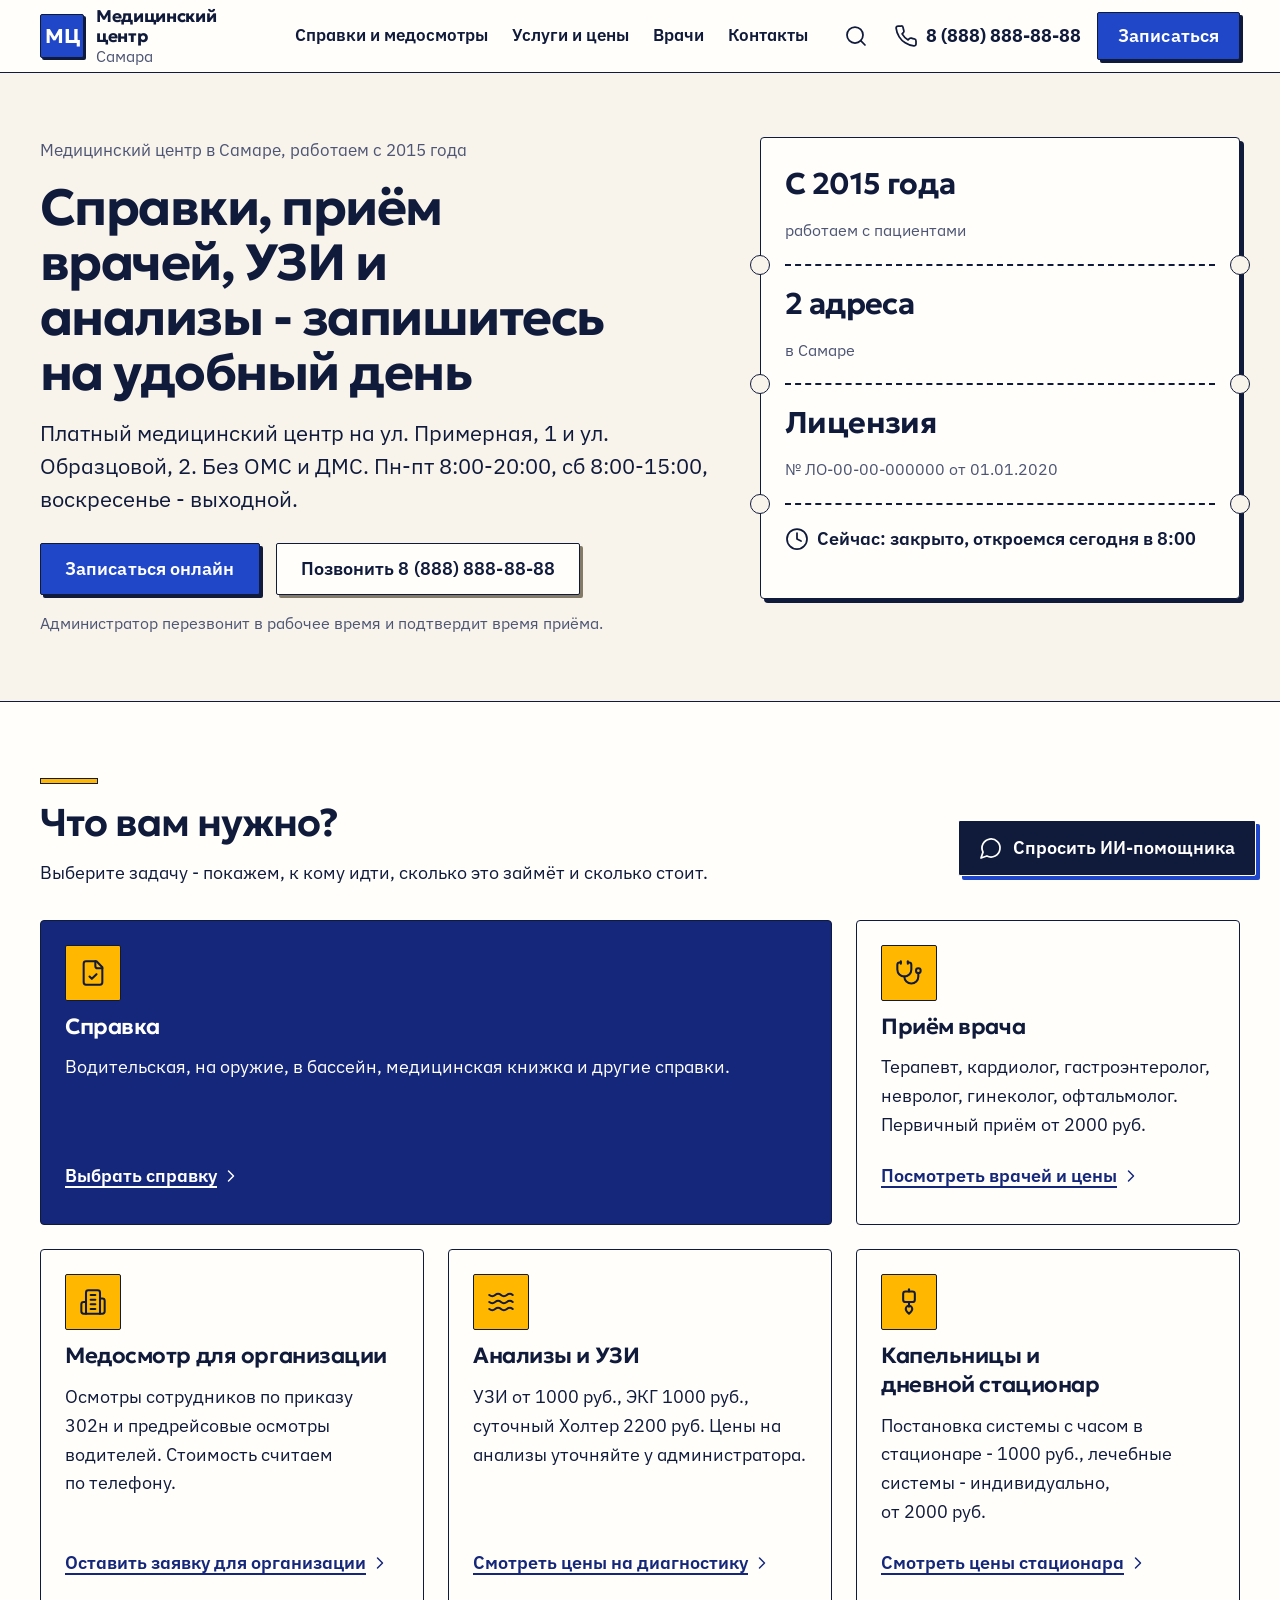
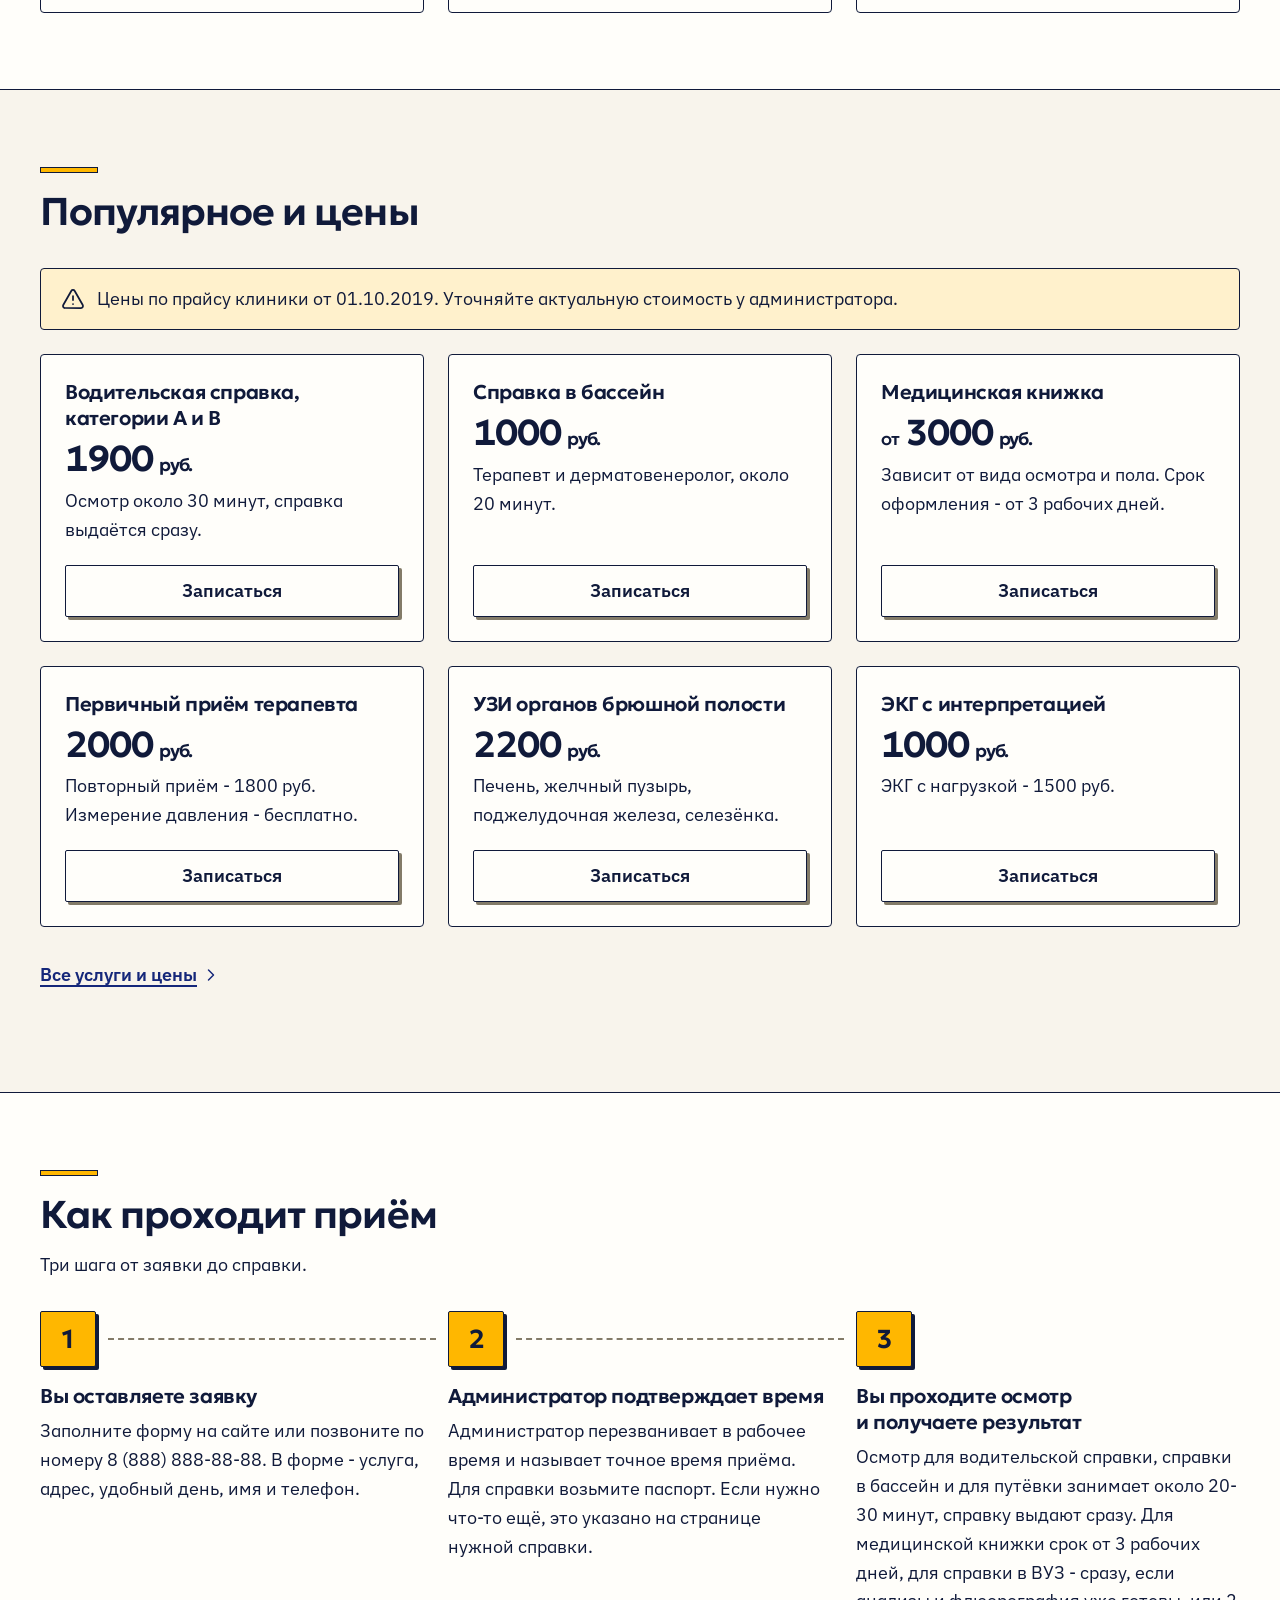
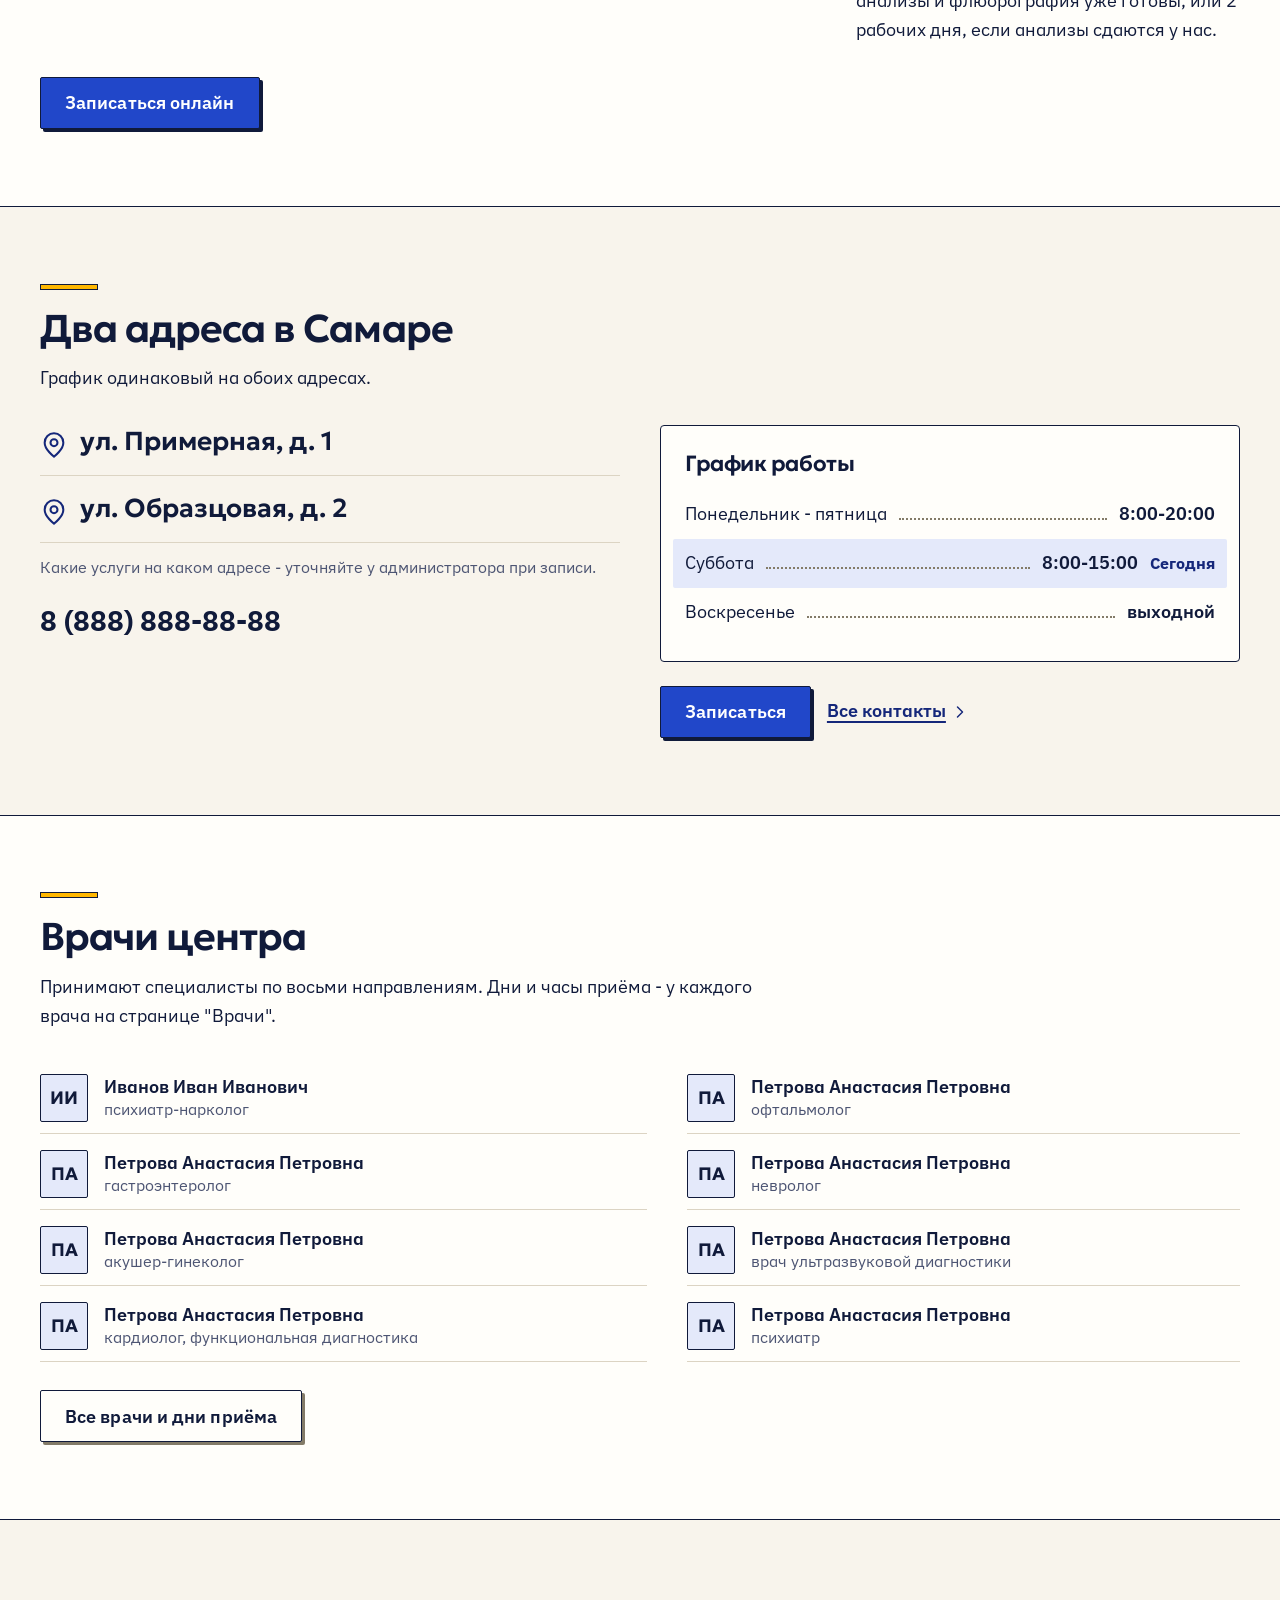
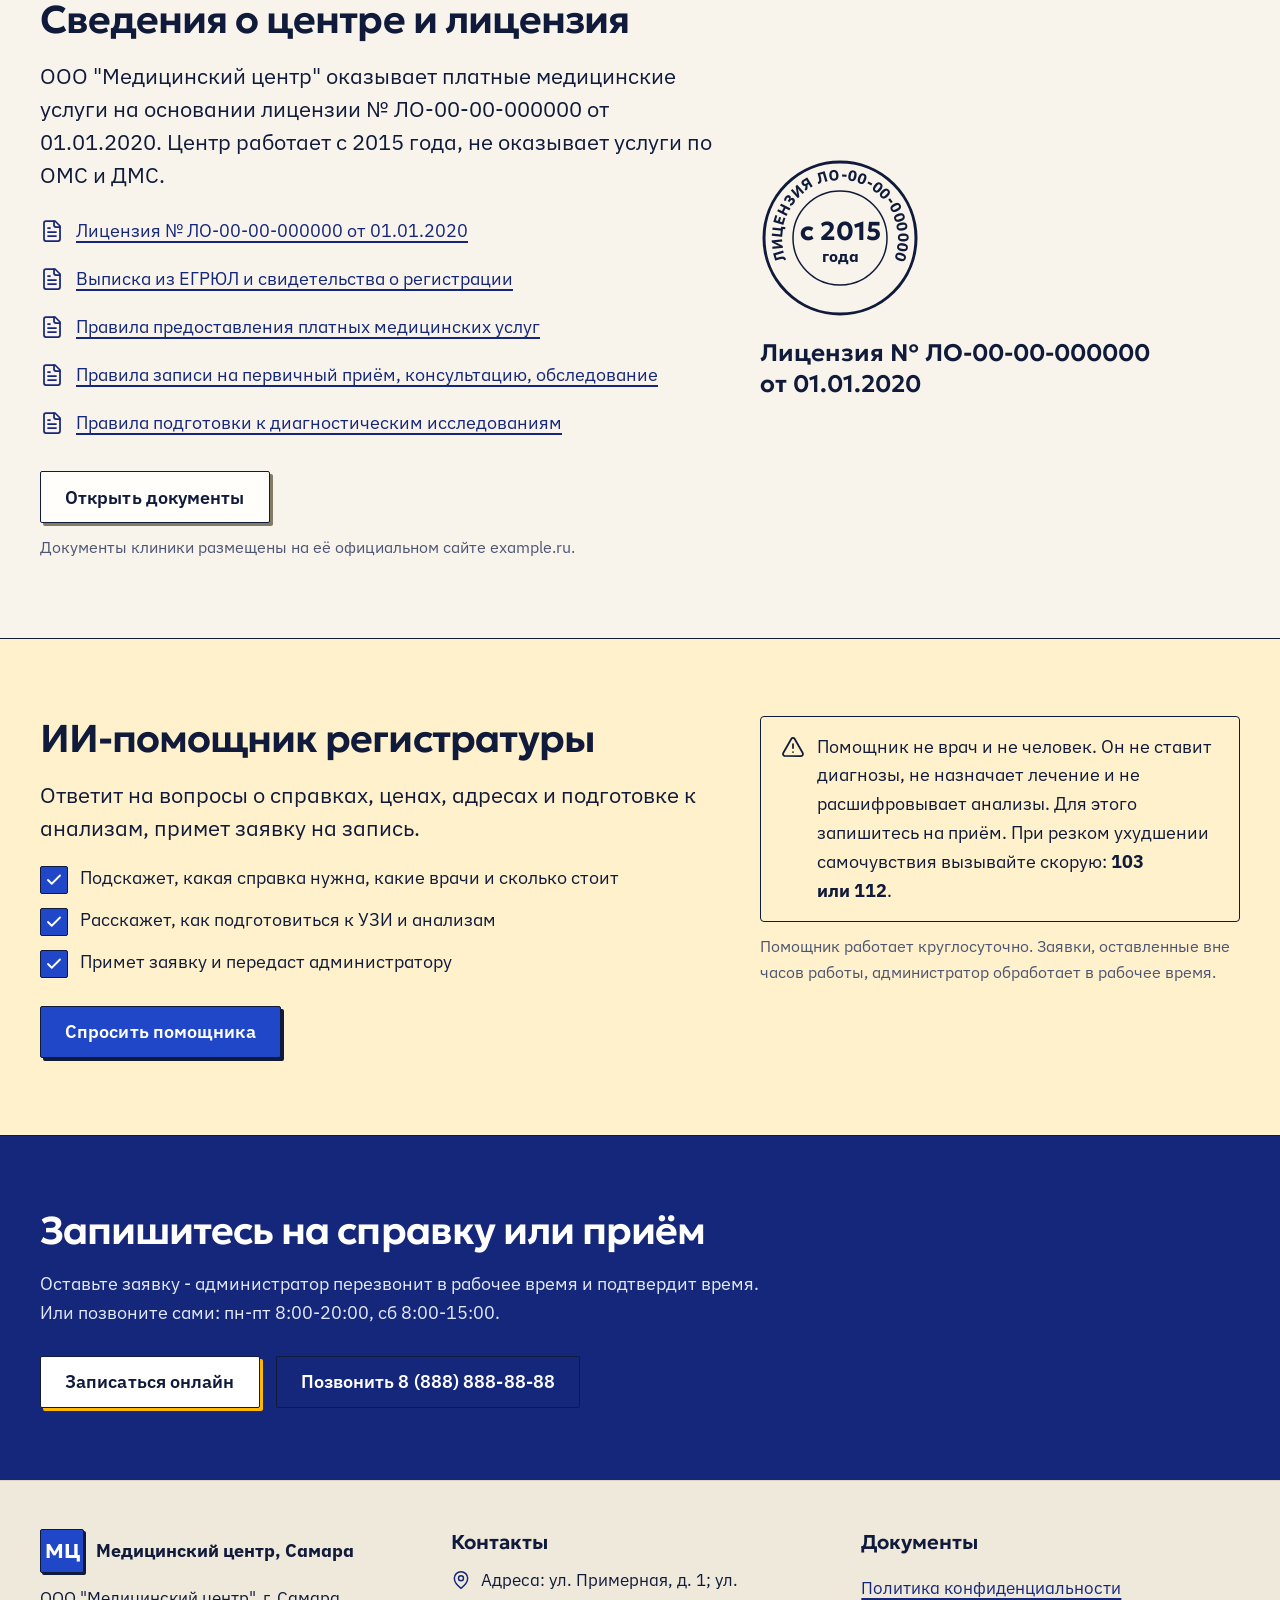
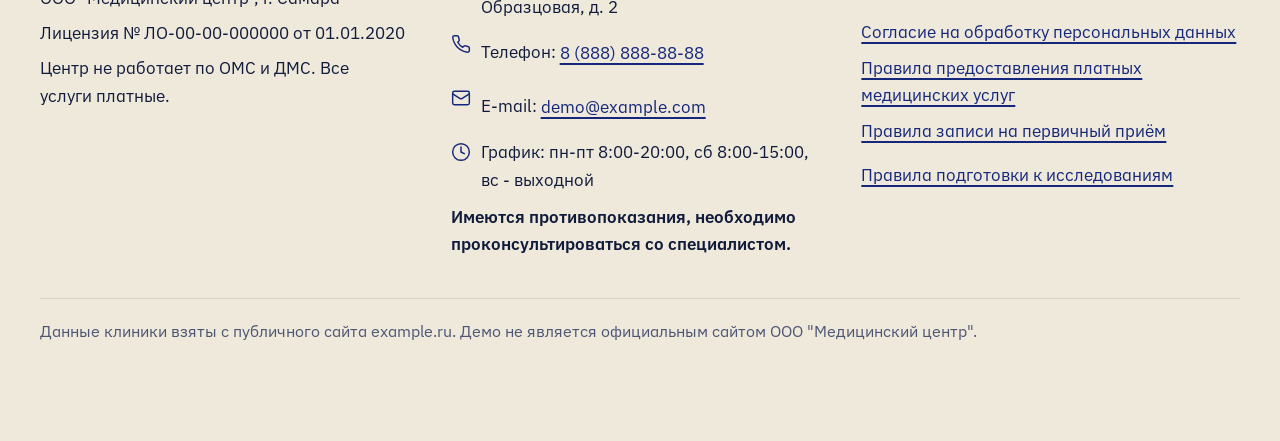
<file: index.html>
<!DOCTYPE html>
<html lang="ru">
<head>
<meta charset="utf-8">
<meta name="viewport" content="width=device-width, initial-scale=1">
<meta name="robots" content="noindex, nofollow">
<title>Медицинский центр, Самара: справки, врачи, УЗИ, запись онлайн (демо)</title>
<meta name="description" content="Демо-версия сайта частного медицинского центра в Самаре: справки и медосмотры, приём врачей, УЗИ, цены, запись онлайн и ИИ-помощник регистратуры. Не официальный сайт клиники.">
<link rel="icon" href="data:image/svg+xml,%3Csvg xmlns='http://www.w3.org/2000/svg' viewBox='0 0 32 32'%3E%3Crect width='32' height='32' rx='6' fill='%23075E44'/%3E%3C/svg%3E">
<link rel="preconnect" href="https://fonts.googleapis.com">
<link rel="preconnect" href="https://fonts.gstatic.com" crossorigin>
<link href="https://fonts.googleapis.com/css2?family=Geologica:wght@500..700&family=IBM+Plex+Sans:wght@400;500;600;700&display=swap" rel="stylesheet">
<link rel="stylesheet" href="css/styles.css?v=20261022b">
<script>document.documentElement.className += ' js';</script>
</head>
<body data-root="" data-page="home">
<svg xmlns="http://www.w3.org/2000/svg" style="position:absolute;width:0;height:0;overflow:hidden" aria-hidden="true" focusable="false">
<defs>
<symbol id="i-phone" viewBox="0 0 24 24"><path d="M22 16.92v3a2 2 0 0 1-2.18 2 19.79 19.79 0 0 1-8.63-3.07 19.5 19.5 0 0 1-6-6 19.79 19.79 0 0 1-3.07-8.67A2 2 0 0 1 4.11 2h3a2 2 0 0 1 2 1.72 12.84 12.84 0 0 0 .7 2.81 2 2 0 0 1-.45 2.11L8.09 9.91a16 16 0 0 0 6 6l1.27-1.27a2 2 0 0 1 2.11-.45 12.84 12.84 0 0 0 2.81.7A2 2 0 0 1 22 16.92z"/></symbol>
<symbol id="i-map-pin" viewBox="0 0 24 24"><path d="M20 10c0 6-8 12-8 12s-8-6-8-12a8 8 0 0 1 16 0z"/><circle cx="12" cy="10" r="3"/></symbol>
<symbol id="i-clock" viewBox="0 0 24 24"><circle cx="12" cy="12" r="10"/><path d="M12 6v6l4 2"/></symbol>
<symbol id="i-search" viewBox="0 0 24 24"><circle cx="11" cy="11" r="8"/><path d="m21 21-4.3-4.3"/></symbol>
<symbol id="i-menu" viewBox="0 0 24 24"><path d="M4 6h16M4 12h16M4 18h16"/></symbol>
<symbol id="i-x" viewBox="0 0 24 24"><path d="M18 6 6 18M6 6l12 12"/></symbol>
<symbol id="i-chevron-down" viewBox="0 0 24 24"><path d="m6 9 6 6 6-6"/></symbol>
<symbol id="i-chevron-right" viewBox="0 0 24 24"><path d="m9 18 6-6-6-6"/></symbol>
<symbol id="i-chevron-left" viewBox="0 0 24 24"><path d="m15 18-6-6 6-6"/></symbol>
<symbol id="i-check" viewBox="0 0 24 24"><path d="M20 6 9 17l-5-5"/></symbol>
<symbol id="i-triangle-alert" viewBox="0 0 24 24"><path d="m21.73 18-8-14a2 2 0 0 0-3.48 0l-8 14A2 2 0 0 0 4 21h16a2 2 0 0 0 1.73-3"/><path d="M12 9v4"/><path d="M12 17h.01"/></symbol>
<symbol id="i-info" viewBox="0 0 24 24"><circle cx="12" cy="12" r="10"/><path d="M12 16v-4"/><path d="M12 8h.01"/></symbol>
<symbol id="i-message-circle" viewBox="0 0 24 24"><path d="M7.9 20A9 9 0 1 0 4 16.1L2 22Z"/></symbol>
<symbol id="i-send" viewBox="0 0 24 24"><path d="m22 2-7 20-4-9-9-4Z"/><path d="M22 2 11 13"/></symbol>
<symbol id="i-mail" viewBox="0 0 24 24"><rect width="20" height="16" x="2" y="4" rx="2"/><path d="m22 7-8.97 5.7a1.94 1.94 0 0 1-2.06 0L2 7"/></symbol>
<symbol id="i-file-check" viewBox="0 0 24 24"><path d="M15 2H6a2 2 0 0 0-2 2v16a2 2 0 0 0 2 2h12a2 2 0 0 0 2-2V7Z"/><path d="M14 2v4a2 2 0 0 0 2 2h4"/><path d="m9 15 2 2 4-4"/></symbol>
<symbol id="i-file-text" viewBox="0 0 24 24"><path d="M15 2H6a2 2 0 0 0-2 2v16a2 2 0 0 0 2 2h12a2 2 0 0 0 2-2V7Z"/><path d="M14 2v4a2 2 0 0 0 2 2h4"/><path d="M10 9H8M16 13H8M16 17H8"/></symbol>
<symbol id="i-stethoscope" viewBox="0 0 24 24"><path d="M11 2v2"/><path d="M5 2v2"/><path d="M5 3H4a2 2 0 0 0-2 2v4a6 6 0 0 0 12 0V5a2 2 0 0 0-2-2h-1"/><path d="M8 15a6 6 0 0 0 12 0v-3"/><circle cx="20" cy="10" r="2"/></symbol>
<symbol id="i-building" viewBox="0 0 24 24"><path d="M6 22V4a2 2 0 0 1 2-2h8a2 2 0 0 1 2 2v18Z"/><path d="M6 12H4a2 2 0 0 0-2 2v6a2 2 0 0 0 2 2h2"/><path d="M18 9h2a2 2 0 0 1 2 2v9a2 2 0 0 1-2 2h-2"/><path d="M10 6h4M10 10h4M10 14h4M10 18h4"/></symbol>
<symbol id="i-waves" viewBox="0 0 24 24"><path d="M2 6c.6.5 1.2 1 2.5 1C7 7 7 5 9.5 5c2.6 0 2.4 2 5 2 2.5 0 2.5-2 5-2 1.3 0 1.9.5 2.5 1"/><path d="M2 12c.6.5 1.2 1 2.5 1 2.5 0 2.5-2 5-2 2.6 0 2.4 2 5 2 2.5 0 2.5-2 5-2 1.3 0 1.9.5 2.5 1"/><path d="M2 18c.6.5 1.2 1 2.5 1 2.5 0 2.5-2 5-2 2.6 0 2.4 2 5 2 2.5 0 2.5-2 5-2 1.3 0 1.9.5 2.5 1"/></symbol>
<symbol id="i-drip" viewBox="0 0 24 24"><path d="M12 1v2"/><rect x="7" y="3" width="10" height="9" rx="2"/><path d="M12 12v4"/><path d="M12 22c-1.7-1.5-2.8-2.8-2.8-4a2.8 2.8 0 0 1 5.6 0c0 1.2-1.1 2.5-2.8 4z"/></symbol>
<symbol id="i-calendar-check" viewBox="0 0 24 24"><path d="M8 2v4M16 2v4"/><rect width="18" height="18" x="3" y="4" rx="2"/><path d="M3 10h18"/><path d="m9 16 2 2 4-4"/></symbol>
<symbol id="i-pill" viewBox="0 0 24 24"><path d="m10.5 20.5 10-10a4.95 4.95 0 1 0-7-7l-10 10a4.95 4.95 0 1 0 7 7Z"/><path d="m8.5 8.5 7 7"/></symbol>
<symbol id="i-shield-check" viewBox="0 0 24 24"><path d="M20 13c0 5-3.5 7.5-7.66 8.95a1 1 0 0 1-.67-.01C7.5 20.5 4 18 4 13V6a1 1 0 0 1 1-1c2 0 4.5-1.2 6.24-2.72a1.17 1.17 0 0 1 1.52 0C14.51 3.81 17 5 19 5a1 1 0 0 1 1 1z"/><path d="m9 12 2 2 4-4"/></symbol>
</defs>
</svg>

<a class="skip-link" href="#main">Перейти к содержимому</a>
<header class="site-header" id="site-header">
  <div class="container header-row">
    <a class="brand" href="index.html" aria-label="Медицинский центр, Самара, на главную">
      <span class="brand-mark" aria-hidden="true">МЦ</span>
      <span class="brand-text"><span class="brand-name">Медицинский центр</span><span class="brand-city">Самара</span></span>
    </a>
    <nav class="main-nav" aria-label="Основное меню">
      <ul>
        <li><a href="spravki/index.html">Справки и медосмотры</a></li>
        <li><a href="uslugi.html">Услуги и цены</a></li>
        <li><a href="vrachi.html">Врачи</a></li>
        <li><a href="kontakty.html">Контакты</a></li>
      </ul>
    </nav>
    <button class="icon-btn" id="search-btn" type="button" aria-label="Поиск по сайту" aria-expanded="false" aria-controls="search-bar"><svg class="icon" aria-hidden="true"><use href="#i-search"/></svg></button>
    <span class="demo-badge">Демо</span>
    <button class="menu-btn" id="menu-btn" type="button" aria-expanded="false" aria-controls="menu-panel"><svg class="icon" aria-hidden="true"><use href="#i-menu"/></svg><span class="menu-btn-label">Меню</span></button>
    <a class="header-phone" href="tel:+78888888888"><svg class="icon" aria-hidden="true"><use href="#i-phone"/></svg><span>8&nbsp;(888)&nbsp;888-88-88</span></a>
    <a class="btn btn-primary btn-header header-cta" href="zapis.html">Записаться</a>
  </div>
  <div class="search-bar" id="search-bar" hidden>
    <div class="container search-bar-row">
      <div class="search" data-search>
        <label class="field-label" for="q-bar">Найти справку, врача или услугу</label>
        <div class="search-field"><svg class="icon" aria-hidden="true"><use href="#i-search"/></svg><input class="input search-input" id="q-bar" type="search" placeholder="Например, справка в бассейн, УЗИ, кардиолог" autocomplete="off" enterkeyhint="search"></div>
        <div class="search-results" hidden></div>
      </div>
      <button class="btn btn-secondary btn-sm" type="button" data-search-close>Закрыть</button>
    </div>
  </div>
  <div class="menu-panel" id="menu-panel" hidden>
    <div class="container menu-inner">
      <div class="search" data-search>
        <label class="field-label" for="q-menu">Найти справку, врача или услугу</label>
        <div class="search-field"><svg class="icon" aria-hidden="true"><use href="#i-search"/></svg><input class="input search-input" id="q-menu" type="search" placeholder="Например, справка в бассейн, УЗИ, кардиолог" autocomplete="off" enterkeyhint="search"></div>
        <div class="search-results" hidden></div>
      </div>
      <nav aria-label="Меню сайта">
        <ul class="menu-list">
          <li><a href="spravki/index.html">Справки и медосмотры<svg class="icon" aria-hidden="true"><use href="#i-chevron-right"/></svg></a></li>
          <li><a href="uslugi.html">Услуги и цены<svg class="icon" aria-hidden="true"><use href="#i-chevron-right"/></svg></a></li>
          <li><a href="vrachi.html">Врачи<svg class="icon" aria-hidden="true"><use href="#i-chevron-right"/></svg></a></li>
          <li><a href="kontakty.html">Контакты<svg class="icon" aria-hidden="true"><use href="#i-chevron-right"/></svg></a></li>
          <li><a href="zapis.html">Запись онлайн<svg class="icon" aria-hidden="true"><use href="#i-chevron-right"/></svg></a></li>
        </ul>
      </nav>
      <div class="menu-actions">
        <a class="btn btn-primary btn-block" href="zapis.html">Записаться</a>
        <a class="btn btn-secondary btn-block" href="tel:+78888888888">Позвонить 8&nbsp;(888)&nbsp;888-88-88</a>
      </div>
      <p class="menu-note">Пн-пт 8:00-20:00, сб 8:00-15:00, вс - выходной.<br>Без ОМС и ДМС.</p>
    </div>
  </div>
</header>

<main id="main" tabindex="-1">

<section class="hero" aria-labelledby="hero-title">
  <div class="container hero-grid">
    <div>
      <p class="hero-eyebrow">Медицинский центр в Самаре, работаем с 2015 года</p>
      <h1 id="hero-title">Справки, приём врачей, УЗИ и анализы - запишитесь на удобный день</h1>
      <p class="lead">Платный медицинский центр на ул. Примерная, 1 и ул. Образцовой, 2. Без ОМС и ДМС. Пн-пт 8:00-20:00, сб 8:00-15:00, воскресенье - выходной.</p>
      <div class="btn-row">
        <a class="btn btn-primary" href="zapis.html">Записаться онлайн</a>
        <a class="btn btn-secondary" href="tel:+78888888888">Позвонить 8&nbsp;(888)&nbsp;888-88-88</a>
      </div>
      <p class="hero-note">Администратор перезвонит в рабочее время и подтвердит время приёма.</p>
    </div>
    <ul class="ticket" aria-label="Коротко о центре">
      <li class="ticket-row"><p class="ticket-value">С 2015 года</p><p class="ticket-label">работаем с пациентами</p></li>
      <li class="ticket-row"><p class="ticket-value">2 адреса</p><p class="ticket-label">в Самаре</p></li>
      <li class="ticket-row"><p class="ticket-value">Лицензия</p><p class="ticket-label">№ ЛО-00-00-000000 от 01.01.2020</p></li>
      <li class="ticket-row"><p class="ticket-now"><svg class="icon" aria-hidden="true"><use href="#i-clock"/></svg><span data-open-status>Пн-пт 8:00-20:00, сб 8:00-15:00</span></p></li>
    </ul>
  </div>
</section>

<section class="section section--surface" aria-labelledby="need-title">
  <div class="container">
    <div class="section-head">
      <h2 id="need-title">Что вам нужно?</h2>
      <p class="sub">Выберите задачу - покажем, к кому идти, сколько это займёт и сколько стоит.</p>
    </div>
    <div class="tiles">
      <article class="tile tile--accent tile--wide">
        <span class="tile-icon"><svg class="icon icon-28" aria-hidden="true"><use href="#i-file-check"/></svg></span>
        <h3>Справка</h3>
        <p>Водительская, на оружие, в бассейн, медицинская книжка и другие справки.</p>
        <a class="link-chevron" href="spravki/index.html">Выбрать справку<svg class="icon" aria-hidden="true"><use href="#i-chevron-right"/></svg></a>
      </article>
      <article class="tile">
        <span class="tile-icon"><svg class="icon icon-28" aria-hidden="true"><use href="#i-stethoscope"/></svg></span>
        <h3>Приём врача</h3>
        <p>Терапевт, кардиолог, гастроэнтеролог, невролог, гинеколог, офтальмолог. Первичный приём от 2000&nbsp;руб.</p>
        <a class="link-chevron" href="vrachi.html">Посмотреть врачей и цены<svg class="icon" aria-hidden="true"><use href="#i-chevron-right"/></svg></a>
      </article>
      <article class="tile">
        <span class="tile-icon"><svg class="icon icon-28" aria-hidden="true"><use href="#i-building"/></svg></span>
        <h3>Медосмотр для организации</h3>
        <p>Осмотры сотрудников по приказу 302н и предрейсовые осмотры водителей. Стоимость считаем по телефону.</p>
        <a class="link-chevron" href="zapis.html?service=organizacii">Оставить заявку для организации<svg class="icon" aria-hidden="true"><use href="#i-chevron-right"/></svg></a>
      </article>
      <article class="tile">
        <span class="tile-icon"><svg class="icon icon-28" aria-hidden="true"><use href="#i-waves"/></svg></span>
        <h3>Анализы и УЗИ</h3>
        <p>УЗИ от 1000&nbsp;руб., ЭКГ 1000&nbsp;руб., суточный Холтер 2200&nbsp;руб. Цены на анализы уточняйте у администратора.</p>
        <a class="link-chevron" href="uslugi.html#category=uzi">Смотреть цены на диагностику<svg class="icon" aria-hidden="true"><use href="#i-chevron-right"/></svg></a>
      </article>
      <article class="tile">
        <span class="tile-icon"><svg class="icon icon-28" aria-hidden="true"><use href="#i-drip"/></svg></span>
        <h3>Капельницы и дневной стационар</h3>
        <p>Постановка системы с часом в стационаре - 1000&nbsp;руб., лечебные системы - индивидуально, от 2000&nbsp;руб.</p>
        <a class="link-chevron" href="uslugi.html#category=stacionar">Смотреть цены стационара<svg class="icon" aria-hidden="true"><use href="#i-chevron-right"/></svg></a>
      </article>
    </div>
  </div>
</section>

<section class="section" aria-labelledby="pop-title">
  <div class="container">
    <div class="section-head">
      <h2 id="pop-title">Популярное и цены</h2>
    </div>
    <div class="callout"><svg class="icon" aria-hidden="true"><use href="#i-triangle-alert"/></svg><p>Цены по прайсу клиники от 01.10.2019. Уточняйте актуальную стоимость у администратора.</p></div>
    <div class="pop-grid">
      <article class="pop-card">
        <h3>Водительская справка, категории A и B</h3>
        <p class="price-big"><span class="num">1900</span><span class="cur">руб.</span></p>
        <p class="pop-text">Осмотр около 30 минут, справка выдаётся сразу.</p>
        <a class="btn btn-secondary" href="zapis.html?service=voditelskaya">Записаться</a>
      </article>
      <article class="pop-card">
        <h3>Справка в бассейн</h3>
        <p class="price-big"><span class="num">1000</span><span class="cur">руб.</span></p>
        <p class="pop-text">Терапевт и дерматовенеролог, около 20 минут.</p>
        <a class="btn btn-secondary" href="zapis.html?service=bassein">Записаться</a>
      </article>
      <article class="pop-card">
        <h3>Медицинская книжка</h3>
        <p class="price-big"><span class="from">от</span><span class="num">3000</span><span class="cur">руб.</span></p>
        <p class="pop-text">Зависит от вида осмотра и пола. Срок оформления - от 3 рабочих дней.</p>
        <a class="btn btn-secondary" href="zapis.html?service=medkniga">Записаться</a>
      </article>
      <article class="pop-card">
        <h3>Первичный приём терапевта</h3>
        <p class="price-big"><span class="num">2000</span><span class="cur">руб.</span></p>
        <p class="pop-text">Повторный приём - 1800&nbsp;руб. Измерение давления - бесплатно.</p>
        <a class="btn btn-secondary" href="zapis.html?service=priem">Записаться</a>
      </article>
      <article class="pop-card">
        <h3>УЗИ органов брюшной полости</h3>
        <p class="price-big"><span class="num">2200</span><span class="cur">руб.</span></p>
        <p class="pop-text">Печень, желчный пузырь, поджелудочная железа, селезёнка.</p>
        <a class="btn btn-secondary" href="zapis.html?service=uzi">Записаться</a>
      </article>
      <article class="pop-card">
        <h3>ЭКГ с интерпретацией</h3>
        <p class="price-big"><span class="num">1000</span><span class="cur">руб.</span></p>
        <p class="pop-text">ЭКГ с нагрузкой - 1500&nbsp;руб.</p>
        <a class="btn btn-secondary" href="zapis.html?service=ekg">Записаться</a>
      </article>
    </div>
    <p class="pop-more"><a class="link-chevron" href="uslugi.html">Все услуги и цены<svg class="icon" aria-hidden="true"><use href="#i-chevron-right"/></svg></a></p>
  </div>
</section>

<section class="section section--surface" aria-labelledby="steps-title">
  <div class="container">
    <div class="section-head">
      <h2 id="steps-title">Как проходит приём</h2>
      <p class="sub">Три шага от заявки до справки.</p>
    </div>
    <ol class="steps">
      <li class="step">
        <span class="step-num" aria-hidden="true">1</span>
        <div>
          <h3>Вы оставляете заявку</h3>
          <p>Заполните форму на сайте или позвоните по номеру 8&nbsp;(888)&nbsp;888-88-88. В форме - услуга, адрес, удобный день, имя и телефон.</p>
        </div>
      </li>
      <li class="step">
        <span class="step-num" aria-hidden="true">2</span>
        <div>
          <h3>Администратор подтверждает время</h3>
          <p>Администратор перезванивает в рабочее время и называет точное время приёма. Для справки возьмите паспорт. Если нужно что-то ещё, это указано на странице нужной справки.</p>
        </div>
      </li>
      <li class="step">
        <span class="step-num" aria-hidden="true">3</span>
        <div>
          <h3>Вы проходите осмотр и получаете результат</h3>
          <p>Осмотр для водительской справки, справки в бассейн и для путёвки занимает около 20-30 минут, справку выдают сразу. Для медицинской книжки срок от 3 рабочих дней, для справки в ВУЗ - сразу, если анализы и флюорография уже готовы, или 2 рабочих дня, если анализы сдаются у нас.</p>
        </div>
      </li>
    </ol>
    <div class="steps-cta"><a class="btn btn-primary" href="zapis.html">Записаться онлайн</a></div>
  </div>
</section>

<section class="section" aria-labelledby="addr-title">
  <div class="container">
    <div class="section-head">
      <h2 id="addr-title">Два адреса в Самаре</h2>
      <p class="sub">График одинаковый на обоих адресах.</p>
    </div>
    <div class="two-col">
      <div>
        <div class="addr"><svg class="icon icon-28" aria-hidden="true"><use href="#i-map-pin"/></svg><p class="addr-text">ул. Примерная, д. 1</p></div>
        <div class="addr"><svg class="icon icon-28" aria-hidden="true"><use href="#i-map-pin"/></svg><p class="addr-text">ул. Образцовая, д. 2</p></div>
        <p class="note-small">Какие услуги на каком адресе - уточняйте у администратора при записи.</p>
        <p class="row-gap"><a class="phone-big" href="tel:+78888888888">8&nbsp;(888)&nbsp;888-88-88</a></p>
      </div>
      <div>
        <div class="card-plain">
          <h3>График работы</h3>
          <ul class="sched" data-sched>
            <li data-days="1 2 3 4 5"><span>Понедельник - пятница</span><span class="dots" aria-hidden="true"></span><span class="time">8:00-20:00</span><span class="today-tag" hidden>Сегодня</span></li>
            <li data-days="6"><span>Суббота</span><span class="dots" aria-hidden="true"></span><span class="time">8:00-15:00</span><span class="today-tag" hidden>Сегодня</span></li>
            <li data-days="0"><span>Воскресенье</span><span class="dots" aria-hidden="true"></span><span class="time">выходной</span><span class="today-tag" hidden>Сегодня</span></li>
          </ul>
        </div>
        <div class="btn-row row-gap">
          <a class="btn btn-primary" href="zapis.html">Записаться</a>
          <a class="link-chevron" href="kontakty.html">Все контакты<svg class="icon" aria-hidden="true"><use href="#i-chevron-right"/></svg></a>
        </div>
      </div>
    </div>
  </div>
</section>

<section class="section section--surface" aria-labelledby="docs-title">
  <div class="container">
    <div class="section-head">
      <h2 id="docs-title">Врачи центра</h2>
      <p class="sub">Принимают специалисты по восьми направлениям. Дни и часы приёма - у каждого врача на странице "Врачи".</p>
    </div>
    <ul class="doc-list">
      <li class="doc-row"><span class="initials" aria-hidden="true">ИИ</span><div><p class="doc-name">Иванов Иван Иванович</p><p class="doc-spec">психиатр-нарколог</p></div></li>
      <li class="doc-row"><span class="initials" aria-hidden="true">ПА</span><div><p class="doc-name">Петрова Анастасия Петровна</p><p class="doc-spec">гастроэнтеролог</p></div></li>
      <li class="doc-row"><span class="initials" aria-hidden="true">ПА</span><div><p class="doc-name">Петрова Анастасия Петровна</p><p class="doc-spec">акушер-гинеколог</p></div></li>
      <li class="doc-row"><span class="initials" aria-hidden="true">ПА</span><div><p class="doc-name">Петрова Анастасия Петровна</p><p class="doc-spec">кардиолог, функциональная диагностика</p></div></li>
      <li class="doc-row"><span class="initials" aria-hidden="true">ПА</span><div><p class="doc-name">Петрова Анастасия Петровна</p><p class="doc-spec">офтальмолог</p></div></li>
      <li class="doc-row"><span class="initials" aria-hidden="true">ПА</span><div><p class="doc-name">Петрова Анастасия Петровна</p><p class="doc-spec">невролог</p></div></li>
      <li class="doc-row"><span class="initials" aria-hidden="true">ПА</span><div><p class="doc-name">Петрова Анастасия Петровна</p><p class="doc-spec">врач ультразвуковой диагностики</p></div></li>
      <li class="doc-row"><span class="initials" aria-hidden="true">ПА</span><div><p class="doc-name">Петрова Анастасия Петровна</p><p class="doc-spec">психиатр</p></div></li>
    </ul>
    <div class="doc-more"><a class="btn btn-secondary" href="vrachi.html">Все врачи и дни приёма</a></div>
  </div>
</section>

<section class="section" aria-labelledby="lic-title">
  <div class="container license-grid">
    <div>
      <h2 id="lic-title">Сведения о центре и лицензия</h2>
      <p class="lead">ООО "Медицинский центр" оказывает платные медицинские услуги на основании лицензии № ЛО-00-00-000000 от 01.01.2020. Центр работает с 2015 года, не оказывает услуги по ОМС и ДМС.</p>
      <ul class="doc-links">
        <li><svg class="icon" aria-hidden="true"><use href="#i-file-text"/></svg><a href="#" target="_blank" rel="noopener noreferrer">Лицензия № ЛО-00-00-000000 от 01.01.2020<span class="sr-only"> (на сайте клиники, откроется в новой вкладке)</span></a></li>
        <li><svg class="icon" aria-hidden="true"><use href="#i-file-text"/></svg><a href="#" target="_blank" rel="noopener noreferrer">Выписка из ЕГРЮЛ и свидетельства о регистрации<span class="sr-only"> (на сайте клиники, откроется в новой вкладке)</span></a></li>
        <li><svg class="icon" aria-hidden="true"><use href="#i-file-text"/></svg><a href="#" target="_blank" rel="noopener noreferrer">Правила предоставления платных медицинских услуг<span class="sr-only"> (на сайте клиники, откроется в новой вкладке)</span></a></li>
        <li><svg class="icon" aria-hidden="true"><use href="#i-file-text"/></svg><a href="#" target="_blank" rel="noopener noreferrer">Правила записи на первичный приём, консультацию, обследование<span class="sr-only"> (на сайте клиники, откроется в новой вкладке)</span></a></li>
        <li><svg class="icon" aria-hidden="true"><use href="#i-file-text"/></svg><a href="#" target="_blank" rel="noopener noreferrer">Правила подготовки к диагностическим исследованиям<span class="sr-only"> (на сайте клиники, откроется в новой вкладке)</span></a></li>
      </ul>
      <a class="btn btn-secondary" href="#" target="_blank" rel="noopener noreferrer">Открыть документы<span class="sr-only"> (на сайте клиники, откроется в новой вкладке)</span></a>
      <p class="note-small">Документы клиники размещены на её официальном сайте example.ru.</p>
    </div>
    <div class="stamp-box">
      <svg class="stamp" viewBox="0 0 160 160" aria-hidden="true" focusable="false">
        <defs><path id="stamp-circle" d="M80 138a58 58 0 1 1 0-116a58 58 0 1 1 0 116z"/></defs>
        <circle cx="80" cy="80" r="76" fill="none" stroke="currentColor" stroke-width="3"/>
        <circle cx="80" cy="80" r="47" fill="none" stroke="currentColor" stroke-width="1.5"/>
        <text font-size="15" letter-spacing=".4"><textPath href="#stamp-circle" startOffset="50%" text-anchor="middle">ЛИЦЕНЗИЯ ЛО-00-00-000000</textPath></text>
        <text class="stamp-big" x="80" y="82" text-anchor="middle">с 2015</text>
        <text x="80" y="104" text-anchor="middle" font-size="16">года</text>
      </svg>
      <p class="stamp-text">Лицензия № ЛО-00-00-000000 от 01.01.2020</p>
    </div>
  </div>
</section>

<section class="section section--soft" aria-labelledby="ai-title">
  <div class="container assistant-grid">
    <div>
      <h2 id="ai-title">ИИ-помощник регистратуры</h2>
      <p class="lead">Ответит на вопросы о справках, ценах, адресах и подготовке к анализам, примет заявку на запись.</p>
      <ul class="check-tiles">
        <li><span class="tick"><svg class="icon" aria-hidden="true"><use href="#i-check"/></svg></span><span>Подскажет, какая справка нужна, какие врачи и сколько стоит</span></li>
        <li><span class="tick"><svg class="icon" aria-hidden="true"><use href="#i-check"/></svg></span><span>Расскажет, как подготовиться к УЗИ и анализам</span></li>
        <li><span class="tick"><svg class="icon" aria-hidden="true"><use href="#i-check"/></svg></span><span>Примет заявку и передаст администратору</span></li>
      </ul>
      <button class="btn btn-primary" type="button" data-open-chat>Спросить помощника</button>
    </div>
    <div>
      <div class="callout"><svg class="icon" aria-hidden="true"><use href="#i-triangle-alert"/></svg><p>Помощник не врач и не человек. Он не ставит диагнозы, не назначает лечение и не расшифровывает анализы. Для этого запишитесь на приём. При резком ухудшении самочувствия вызывайте скорую: <strong>103 или 112</strong>.</p></div>
      <p class="note-small">Помощник работает круглосуточно. Заявки, оставленные вне часов работы, администратор обработает в рабочее время.</p>
    </div>
  </div>
</section>

<section class="section--dark cta-final on-dark" aria-labelledby="cta-title">
  <div class="container">
    <div class="cta-inner">
      <h2 id="cta-title">Запишитесь на справку или приём</h2>
      <p>Оставьте заявку - администратор перезвонит в рабочее время и подтвердит время. Или позвоните сами: пн-пт 8:00-20:00, сб 8:00-15:00.</p>
      <div class="btn-row">
        <a class="btn btn-white" href="zapis.html">Записаться онлайн</a>
        <a class="btn btn-outline-white" href="tel:+78888888888">Позвонить 8&nbsp;(888)&nbsp;888-88-88</a>
      </div>
    </div>
  </div>
</section>

</main>

<footer class="site-footer">
  <div class="container">
    <div class="footer-grid">
      <div class="footer-col">
        <div class="footer-brand"><span class="brand-mark" aria-hidden="true">МЦ</span><span>Медицинский центр, Самара</span></div>
        <p>ООО "Медицинский центр", г. Самара</p>
        <p>Лицензия № ЛО-00-00-000000 от 01.01.2020</p>
        <p>Центр не работает по ОМС и ДМС. Все услуги платные.</p>
      </div>
      <div class="footer-col">
        <p class="footer-h">Контакты</p>
        <div class="footer-line"><svg class="icon icon-20" aria-hidden="true"><use href="#i-map-pin"/></svg><span>Адреса: ул. Примерная, д. 1; ул. Образцовая, д. 2</span></div>
        <div class="footer-line"><svg class="icon icon-20" aria-hidden="true"><use href="#i-phone"/></svg><span>Телефон: <a href="tel:+78888888888">8&nbsp;(888)&nbsp;888-88-88</a></span></div>
        <div class="footer-line"><svg class="icon icon-20" aria-hidden="true"><use href="#i-mail"/></svg><span>E-mail: <a href="mailto:demo@example.com">demo@example.com</a></span></div>
        <div class="footer-line"><svg class="icon icon-20" aria-hidden="true"><use href="#i-clock"/></svg><span>График: пн-пт 8:00-20:00, сб 8:00-15:00, вс - выходной</span></div>
        <p class="footer-warn">Имеются противопоказания, необходимо проконсультироваться со специалистом.</p>
      </div>
      <div class="footer-col">
        <p class="footer-h">Документы</p>
        <ul>
          <li><a href="politika.html">Политика конфиденциальности</a></li>
          <li><a href="politika.html#soglasie">Согласие на обработку персональных данных</a></li>
          <li><a href="#" target="_blank" rel="noopener noreferrer">Правила предоставления платных медицинских услуг<span class="sr-only"> (на сайте клиники, откроется в новой вкладке)</span></a></li>
          <li><a href="#" target="_blank" rel="noopener noreferrer">Правила записи на первичный приём<span class="sr-only"> (на сайте клиники, откроется в новой вкладке)</span></a></li>
          <li><a href="#" target="_blank" rel="noopener noreferrer">Правила подготовки к исследованиям<span class="sr-only"> (на сайте клиники, откроется в новой вкладке)</span></a></li>
        </ul>
      </div>
    </div>
    <p class="footer-note">Данные клиники взяты с публичного сайта example.ru. Демо не является официальным сайтом ООО "Медицинский центр".</p>
  </div>
</footer>

<nav class="bottombar" aria-label="Быстрые действия">
  <a href="tel:+78888888888"><svg class="icon" aria-hidden="true"><use href="#i-phone"/></svg><span>Позвонить</span></a>
  <a class="bb-primary" href="zapis.html"><svg class="icon" aria-hidden="true"><use href="#i-calendar-check"/></svg><span>Записаться</span></a>
  <button type="button" data-open-chat><svg class="icon" aria-hidden="true"><use href="#i-message-circle"/></svg><span>Помощник</span></button>
</nav>

<script src="js/prices.js?v=20261022b"></script>
<script src="js/main.js?v=20261022b"></script>
<script src="js/kb.js?v=20261022b"></script>
<script src="js/chat.js?v=20261022b"></script>
</body>
</html>
</file>
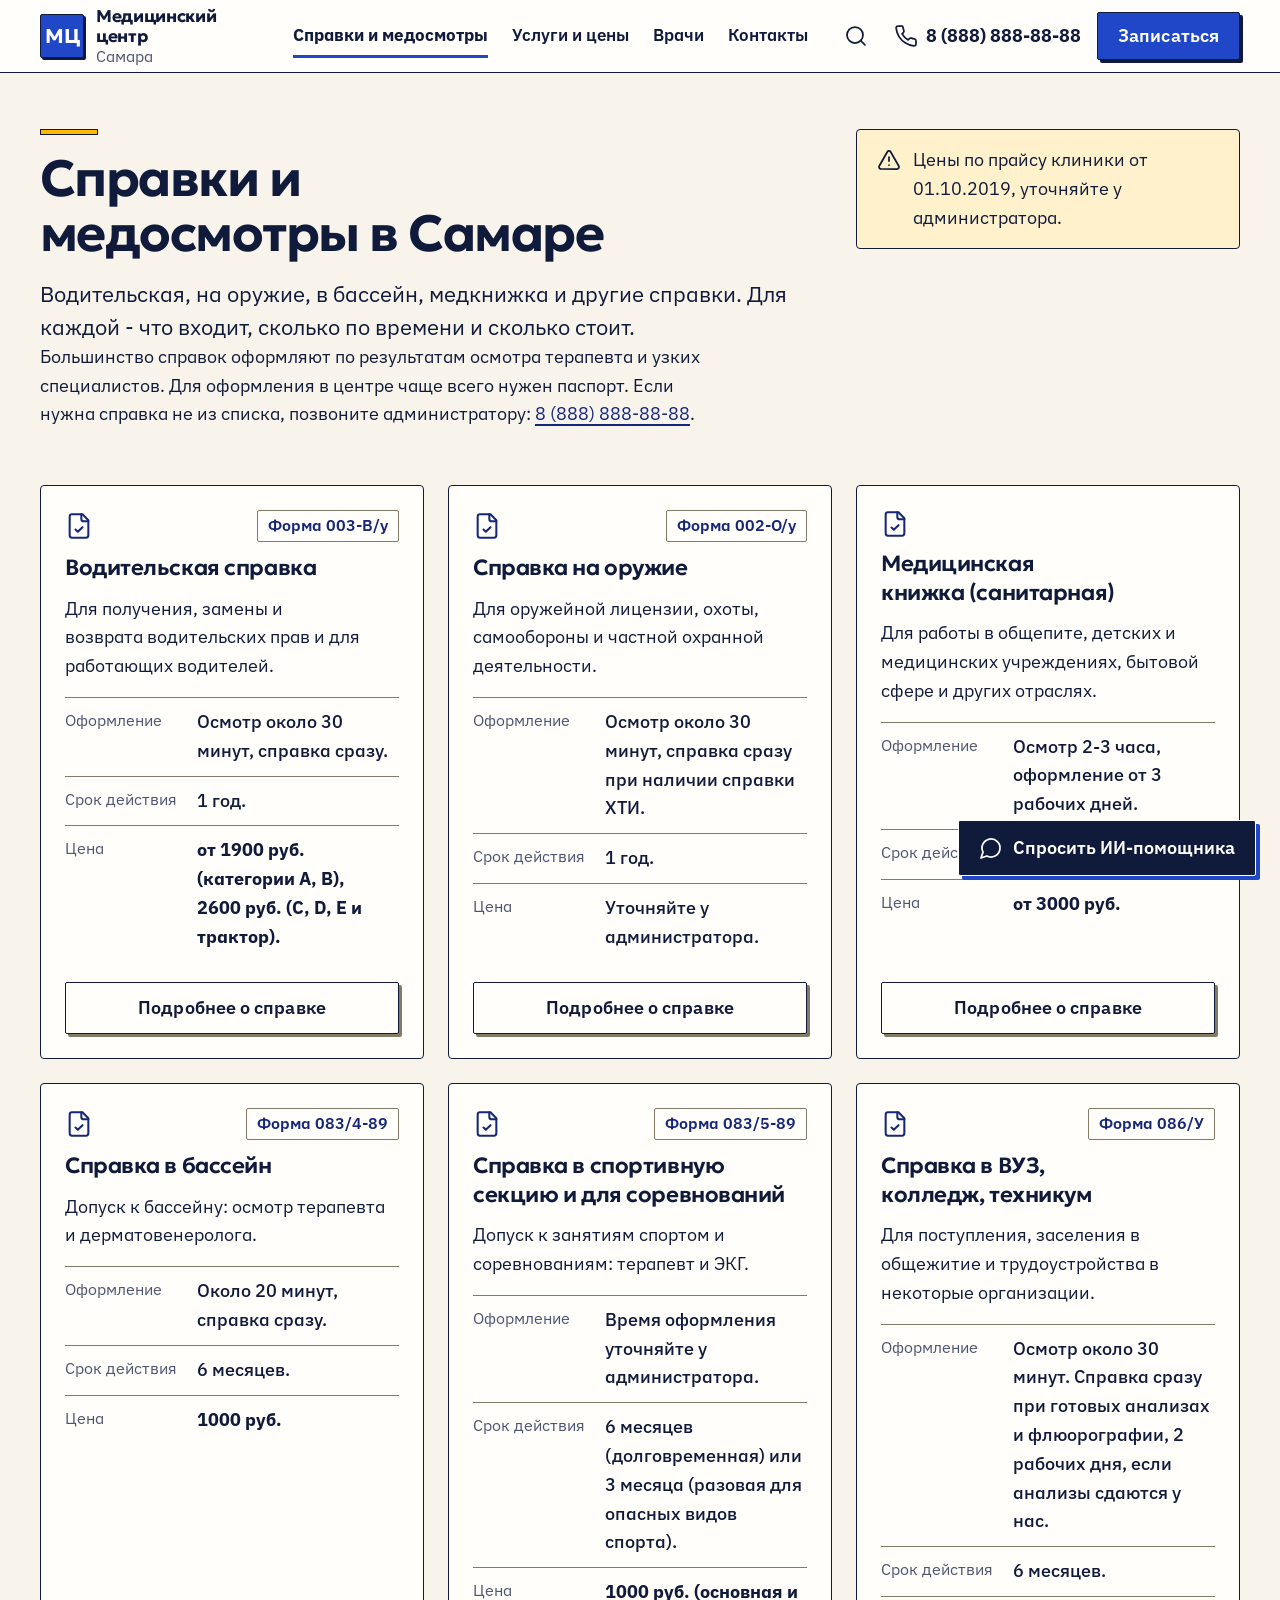
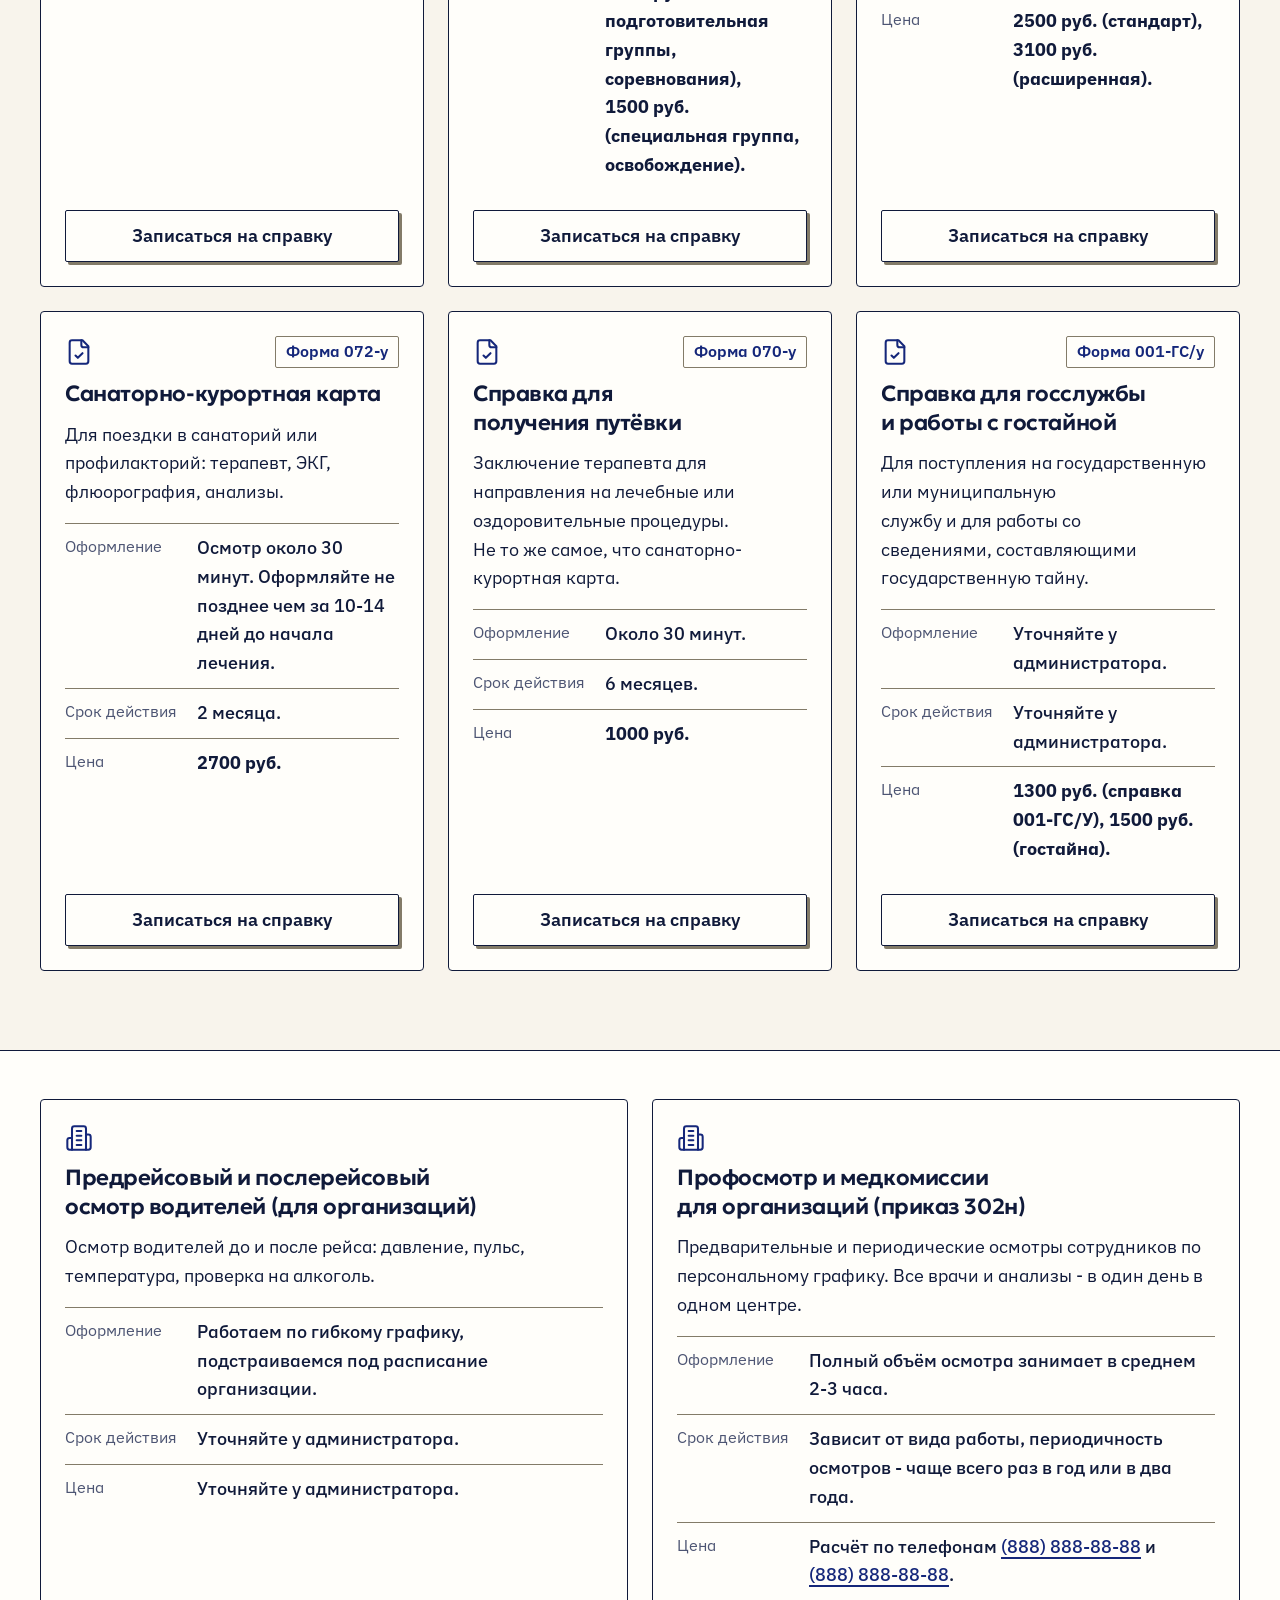
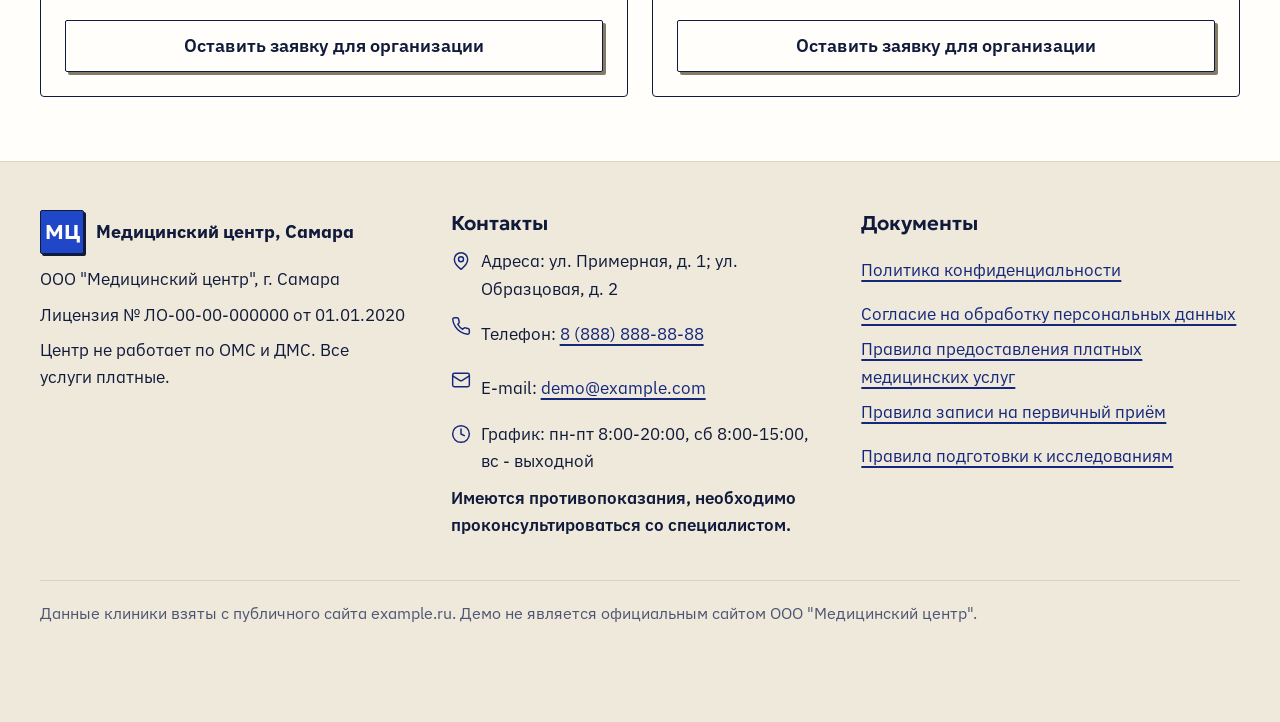
<file: spravki/index.html>
<!DOCTYPE html>
<html lang="ru">
<head>
<meta charset="utf-8">
<meta name="viewport" content="width=device-width, initial-scale=1">
<meta name="robots" content="noindex, nofollow">
<title>Справки и медосмотры в Самаре: цены, сроки, запись (демо)</title>
<meta name="description" content="Демо-версия сайта медицинского центра в Самаре: водительская справка, справка на оружие, медкнижка, справка в бассейн и другие справки. Что входит, сколько по времени и сколько стоит.">
<link rel="icon" href="data:image/svg+xml,%3Csvg xmlns='http://www.w3.org/2000/svg' viewBox='0 0 32 32'%3E%3Crect width='32' height='32' rx='6' fill='%23075E44'/%3E%3C/svg%3E">
<link rel="preconnect" href="https://fonts.googleapis.com">
<link rel="preconnect" href="https://fonts.gstatic.com" crossorigin>
<link href="https://fonts.googleapis.com/css2?family=Geologica:wght@500..700&family=IBM+Plex+Sans:wght@400;500;600;700&display=swap" rel="stylesheet">
<link rel="stylesheet" href="../css/styles.css?v=20261022b">
<script>document.documentElement.className += ' js';</script>
</head>
<body data-root="../" data-page="spravki">
<svg xmlns="http://www.w3.org/2000/svg" style="position:absolute;width:0;height:0;overflow:hidden" aria-hidden="true" focusable="false">
<defs>
<symbol id="i-phone" viewBox="0 0 24 24"><path d="M22 16.92v3a2 2 0 0 1-2.18 2 19.79 19.79 0 0 1-8.63-3.07 19.5 19.5 0 0 1-6-6 19.79 19.79 0 0 1-3.07-8.67A2 2 0 0 1 4.11 2h3a2 2 0 0 1 2 1.72 12.84 12.84 0 0 0 .7 2.81 2 2 0 0 1-.45 2.11L8.09 9.91a16 16 0 0 0 6 6l1.27-1.27a2 2 0 0 1 2.11-.45 12.84 12.84 0 0 0 2.81.7A2 2 0 0 1 22 16.92z"/></symbol>
<symbol id="i-map-pin" viewBox="0 0 24 24"><path d="M20 10c0 6-8 12-8 12s-8-6-8-12a8 8 0 0 1 16 0z"/><circle cx="12" cy="10" r="3"/></symbol>
<symbol id="i-clock" viewBox="0 0 24 24"><circle cx="12" cy="12" r="10"/><path d="M12 6v6l4 2"/></symbol>
<symbol id="i-search" viewBox="0 0 24 24"><circle cx="11" cy="11" r="8"/><path d="m21 21-4.3-4.3"/></symbol>
<symbol id="i-menu" viewBox="0 0 24 24"><path d="M4 6h16M4 12h16M4 18h16"/></symbol>
<symbol id="i-x" viewBox="0 0 24 24"><path d="M18 6 6 18M6 6l12 12"/></symbol>
<symbol id="i-chevron-down" viewBox="0 0 24 24"><path d="m6 9 6 6 6-6"/></symbol>
<symbol id="i-chevron-right" viewBox="0 0 24 24"><path d="m9 18 6-6-6-6"/></symbol>
<symbol id="i-chevron-left" viewBox="0 0 24 24"><path d="m15 18-6-6 6-6"/></symbol>
<symbol id="i-check" viewBox="0 0 24 24"><path d="M20 6 9 17l-5-5"/></symbol>
<symbol id="i-triangle-alert" viewBox="0 0 24 24"><path d="m21.73 18-8-14a2 2 0 0 0-3.48 0l-8 14A2 2 0 0 0 4 21h16a2 2 0 0 0 1.73-3"/><path d="M12 9v4"/><path d="M12 17h.01"/></symbol>
<symbol id="i-info" viewBox="0 0 24 24"><circle cx="12" cy="12" r="10"/><path d="M12 16v-4"/><path d="M12 8h.01"/></symbol>
<symbol id="i-message-circle" viewBox="0 0 24 24"><path d="M7.9 20A9 9 0 1 0 4 16.1L2 22Z"/></symbol>
<symbol id="i-send" viewBox="0 0 24 24"><path d="m22 2-7 20-4-9-9-4Z"/><path d="M22 2 11 13"/></symbol>
<symbol id="i-mail" viewBox="0 0 24 24"><rect width="20" height="16" x="2" y="4" rx="2"/><path d="m22 7-8.97 5.7a1.94 1.94 0 0 1-2.06 0L2 7"/></symbol>
<symbol id="i-file-check" viewBox="0 0 24 24"><path d="M15 2H6a2 2 0 0 0-2 2v16a2 2 0 0 0 2 2h12a2 2 0 0 0 2-2V7Z"/><path d="M14 2v4a2 2 0 0 0 2 2h4"/><path d="m9 15 2 2 4-4"/></symbol>
<symbol id="i-file-text" viewBox="0 0 24 24"><path d="M15 2H6a2 2 0 0 0-2 2v16a2 2 0 0 0 2 2h12a2 2 0 0 0 2-2V7Z"/><path d="M14 2v4a2 2 0 0 0 2 2h4"/><path d="M10 9H8M16 13H8M16 17H8"/></symbol>
<symbol id="i-stethoscope" viewBox="0 0 24 24"><path d="M11 2v2"/><path d="M5 2v2"/><path d="M5 3H4a2 2 0 0 0-2 2v4a6 6 0 0 0 12 0V5a2 2 0 0 0-2-2h-1"/><path d="M8 15a6 6 0 0 0 12 0v-3"/><circle cx="20" cy="10" r="2"/></symbol>
<symbol id="i-building" viewBox="0 0 24 24"><path d="M6 22V4a2 2 0 0 1 2-2h8a2 2 0 0 1 2 2v18Z"/><path d="M6 12H4a2 2 0 0 0-2 2v6a2 2 0 0 0 2 2h2"/><path d="M18 9h2a2 2 0 0 1 2 2v9a2 2 0 0 1-2 2h-2"/><path d="M10 6h4M10 10h4M10 14h4M10 18h4"/></symbol>
<symbol id="i-waves" viewBox="0 0 24 24"><path d="M2 6c.6.5 1.2 1 2.5 1C7 7 7 5 9.5 5c2.6 0 2.4 2 5 2 2.5 0 2.5-2 5-2 1.3 0 1.9.5 2.5 1"/><path d="M2 12c.6.5 1.2 1 2.5 1 2.5 0 2.5-2 5-2 2.6 0 2.4 2 5 2 2.5 0 2.5-2 5-2 1.3 0 1.9.5 2.5 1"/><path d="M2 18c.6.5 1.2 1 2.5 1 2.5 0 2.5-2 5-2 2.6 0 2.4 2 5 2 2.5 0 2.5-2 5-2 1.3 0 1.9.5 2.5 1"/></symbol>
<symbol id="i-drip" viewBox="0 0 24 24"><path d="M12 1v2"/><rect x="7" y="3" width="10" height="9" rx="2"/><path d="M12 12v4"/><path d="M12 22c-1.7-1.5-2.8-2.8-2.8-4a2.8 2.8 0 0 1 5.6 0c0 1.2-1.1 2.5-2.8 4z"/></symbol>
<symbol id="i-calendar-check" viewBox="0 0 24 24"><path d="M8 2v4M16 2v4"/><rect width="18" height="18" x="3" y="4" rx="2"/><path d="M3 10h18"/><path d="m9 16 2 2 4-4"/></symbol>
<symbol id="i-pill" viewBox="0 0 24 24"><path d="m10.5 20.5 10-10a4.95 4.95 0 1 0-7-7l-10 10a4.95 4.95 0 1 0 7 7Z"/><path d="m8.5 8.5 7 7"/></symbol>
<symbol id="i-shield-check" viewBox="0 0 24 24"><path d="M20 13c0 5-3.5 7.5-7.66 8.95a1 1 0 0 1-.67-.01C7.5 20.5 4 18 4 13V6a1 1 0 0 1 1-1c2 0 4.5-1.2 6.24-2.72a1.17 1.17 0 0 1 1.52 0C14.51 3.81 17 5 19 5a1 1 0 0 1 1 1z"/><path d="m9 12 2 2 4-4"/></symbol>
</defs>
</svg>

<a class="skip-link" href="#main">Перейти к содержимому</a>
<header class="site-header" id="site-header">
  <div class="container header-row">
    <a class="brand" href="../index.html" aria-label="Медицинский центр, Самара, на главную">
      <span class="brand-mark" aria-hidden="true">МЦ</span>
      <span class="brand-text"><span class="brand-name">Медицинский центр</span><span class="brand-city">Самара</span></span>
    </a>
    <nav class="main-nav" aria-label="Основное меню">
      <ul>
        <li><a href="../spravki/index.html" aria-current="page">Справки и медосмотры</a></li>
        <li><a href="../uslugi.html">Услуги и цены</a></li>
        <li><a href="../vrachi.html">Врачи</a></li>
        <li><a href="../kontakty.html">Контакты</a></li>
      </ul>
    </nav>
    <button class="icon-btn" id="search-btn" type="button" aria-label="Поиск по сайту" aria-expanded="false" aria-controls="search-bar"><svg class="icon" aria-hidden="true"><use href="#i-search"/></svg></button>
    <span class="demo-badge">Демо</span>
    <button class="menu-btn" id="menu-btn" type="button" aria-expanded="false" aria-controls="menu-panel"><svg class="icon" aria-hidden="true"><use href="#i-menu"/></svg><span class="menu-btn-label">Меню</span></button>
    <a class="header-phone" href="tel:+78888888888"><svg class="icon" aria-hidden="true"><use href="#i-phone"/></svg><span>8&nbsp;(888)&nbsp;888-88-88</span></a>
    <a class="btn btn-primary btn-header header-cta" href="../zapis.html">Записаться</a>
  </div>
  <div class="search-bar" id="search-bar" hidden>
    <div class="container search-bar-row">
      <div class="search" data-search>
        <label class="field-label" for="q-bar">Найти справку, врача или услугу</label>
        <div class="search-field"><svg class="icon" aria-hidden="true"><use href="#i-search"/></svg><input class="input search-input" id="q-bar" type="search" placeholder="Например, справка в бассейн, УЗИ, кардиолог" autocomplete="off" enterkeyhint="search"></div>
        <div class="search-results" hidden></div>
      </div>
      <button class="btn btn-secondary btn-sm" type="button" data-search-close>Закрыть</button>
    </div>
  </div>
  <div class="menu-panel" id="menu-panel" hidden>
    <div class="container menu-inner">
      <div class="search" data-search>
        <label class="field-label" for="q-menu">Найти справку, врача или услугу</label>
        <div class="search-field"><svg class="icon" aria-hidden="true"><use href="#i-search"/></svg><input class="input search-input" id="q-menu" type="search" placeholder="Например, справка в бассейн, УЗИ, кардиолог" autocomplete="off" enterkeyhint="search"></div>
        <div class="search-results" hidden></div>
      </div>
      <nav aria-label="Меню сайта">
        <ul class="menu-list">
          <li><a href="../spravki/index.html" aria-current="page">Справки и медосмотры<svg class="icon" aria-hidden="true"><use href="#i-chevron-right"/></svg></a></li>
          <li><a href="../uslugi.html">Услуги и цены<svg class="icon" aria-hidden="true"><use href="#i-chevron-right"/></svg></a></li>
          <li><a href="../vrachi.html">Врачи<svg class="icon" aria-hidden="true"><use href="#i-chevron-right"/></svg></a></li>
          <li><a href="../kontakty.html">Контакты<svg class="icon" aria-hidden="true"><use href="#i-chevron-right"/></svg></a></li>
          <li><a href="../zapis.html">Запись онлайн<svg class="icon" aria-hidden="true"><use href="#i-chevron-right"/></svg></a></li>
        </ul>
      </nav>
      <div class="menu-actions">
        <a class="btn btn-primary btn-block" href="../zapis.html">Записаться</a>
        <a class="btn btn-secondary btn-block" href="tel:+78888888888">Позвонить 8&nbsp;(888)&nbsp;888-88-88</a>
      </div>
      <p class="menu-note">Пн-пт 8:00-20:00, сб 8:00-15:00, вс - выходной.<br>Без ОМС и ДМС.</p>
    </div>
  </div>
</header>

<main id="main" tabindex="-1">

<section class="page-head">
  <div class="container page-head-grid">
    <div>
      <h1>Справки и медосмотры в Самаре</h1>
      <p class="lead">Водительская, на оружие, в бассейн, медкнижка и другие справки. Для каждой - что входит, сколько по времени и сколько стоит.</p>
      <p>Большинство справок оформляют по результатам осмотра терапевта и узких специалистов. Для оформления в центре чаще всего нужен паспорт. Если нужна справка не из списка, позвоните администратору: <a href="tel:+78888888888">8&nbsp;(888)&nbsp;888-88-88</a>.</p>
    </div>
    <div class="callout"><svg class="icon" aria-hidden="true"><use href="#i-triangle-alert"/></svg><p>Цены по прайсу клиники от 01.10.2019, уточняйте у администратора.</p></div>
  </div>
</section>

<section class="cards-section" aria-labelledby="types-title">
  <div class="container">
    <h2 class="sr-only" id="types-title">Виды справок</h2>
    <div class="cards">

      <article class="card" id="voditelskaya">
        <div class="card-top"><svg class="icon icon-28" aria-hidden="true"><use href="#i-file-check"/></svg><span class="badge">Форма 003-В/у</span></div>
        <h3>Водительская справка</h3>
        <p>Для получения, замены и возврата водительских прав и для работающих водителей.</p>
        <dl class="fields">
          <div><dt>Оформление</dt><dd>Осмотр около 30 минут, справка сразу.</dd></div>
          <div><dt>Срок действия</dt><dd>1 год.</dd></div>
          <div class="is-price"><dt>Цена</dt><dd>от 1900&nbsp;руб. (категории A, B), 2600&nbsp;руб. (C, D, E и трактор).</dd></div>
        </dl>
        <a class="btn btn-secondary" href="voditelskaya.html">Подробнее о справке</a>
      </article>

      <article class="card" id="oruzhie">
        <div class="card-top"><svg class="icon icon-28" aria-hidden="true"><use href="#i-file-check"/></svg><span class="badge">Форма 002-О/у</span></div>
        <h3>Справка на оружие</h3>
        <p>Для оружейной лицензии, охоты, самообороны и частной охранной деятельности.</p>
        <dl class="fields">
          <div><dt>Оформление</dt><dd>Осмотр около 30 минут, справка сразу при наличии справки ХТИ.</dd></div>
          <div><dt>Срок действия</dt><dd>1 год.</dd></div>
          <div><dt>Цена</dt><dd>Уточняйте у администратора.</dd></div>
        </dl>
        <a class="btn btn-secondary" href="oruzhie.html">Подробнее о справке</a>
      </article>

      <article class="card" id="medkniga">
        <div class="card-top"><svg class="icon icon-28" aria-hidden="true"><use href="#i-file-check"/></svg></div>
        <h3>Медицинская книжка (санитарная)</h3>
        <p>Для работы в общепите, детских и медицинских учреждениях, бытовой сфере и других отраслях.</p>
        <dl class="fields">
          <div><dt>Оформление</dt><dd>Осмотр 2-3 часа, оформление от 3 рабочих дней.</dd></div>
          <div><dt>Срок действия</dt><dd>1 год.</dd></div>
          <div class="is-price"><dt>Цена</dt><dd>от 3000&nbsp;руб.</dd></div>
        </dl>
        <a class="btn btn-secondary" href="medkniga.html">Подробнее о справке</a>
      </article>

      <article class="card" id="bassein">
        <div class="card-top"><svg class="icon icon-28" aria-hidden="true"><use href="#i-file-check"/></svg><span class="badge">Форма 083/4-89</span></div>
        <h3>Справка в бассейн</h3>
        <p>Допуск к бассейну: осмотр терапевта и дерматовенеролога.</p>
        <dl class="fields">
          <div><dt>Оформление</dt><dd>Около 20 минут, справка сразу.</dd></div>
          <div><dt>Срок действия</dt><dd>6 месяцев.</dd></div>
          <div class="is-price"><dt>Цена</dt><dd>1000&nbsp;руб.</dd></div>
        </dl>
        <a class="btn btn-secondary" href="../zapis.html?service=bassein">Записаться на справку</a>
      </article>

      <article class="card" id="sport">
        <div class="card-top"><svg class="icon icon-28" aria-hidden="true"><use href="#i-file-check"/></svg><span class="badge">Форма 083/5-89</span></div>
        <h3>Справка в спортивную секцию и для соревнований</h3>
        <p>Допуск к занятиям спортом и соревнованиям: терапевт и ЭКГ.</p>
        <dl class="fields">
          <div><dt>Оформление</dt><dd>Время оформления уточняйте у администратора.</dd></div>
          <div><dt>Срок действия</dt><dd>6 месяцев (долговременная) или 3 месяца (разовая для опасных видов спорта).</dd></div>
          <div class="is-price"><dt>Цена</dt><dd>1000&nbsp;руб. (основная и подготовительная группы, соревнования), 1500&nbsp;руб. (специальная группа, освобождение).</dd></div>
        </dl>
        <a class="btn btn-secondary" href="../zapis.html?service=sport">Записаться на справку</a>
      </article>

      <article class="card" id="vuz">
        <div class="card-top"><svg class="icon icon-28" aria-hidden="true"><use href="#i-file-check"/></svg><span class="badge">Форма 086/У</span></div>
        <h3>Справка в ВУЗ, колледж, техникум</h3>
        <p>Для поступления, заселения в общежитие и трудоустройства в некоторые организации.</p>
        <dl class="fields">
          <div><dt>Оформление</dt><dd>Осмотр около 30 минут. Справка сразу при готовых анализах и флюорографии, 2 рабочих дня, если анализы сдаются у нас.</dd></div>
          <div><dt>Срок действия</dt><dd>6 месяцев.</dd></div>
          <div class="is-price"><dt>Цена</dt><dd>2500&nbsp;руб. (стандарт), 3100&nbsp;руб. (расширенная).</dd></div>
        </dl>
        <a class="btn btn-secondary" href="../zapis.html?service=vuz">Записаться на справку</a>
      </article>

      <article class="card" id="sankur">
        <div class="card-top"><svg class="icon icon-28" aria-hidden="true"><use href="#i-file-check"/></svg><span class="badge">Форма 072-у</span></div>
        <h3>Санаторно-курортная карта</h3>
        <p>Для поездки в санаторий или профилакторий: терапевт, ЭКГ, флюорография, анализы.</p>
        <dl class="fields">
          <div><dt>Оформление</dt><dd>Осмотр около 30 минут. Оформляйте не позднее чем за 10-14 дней до начала лечения.</dd></div>
          <div><dt>Срок действия</dt><dd>2 месяца.</dd></div>
          <div class="is-price"><dt>Цена</dt><dd>2700&nbsp;руб.</dd></div>
        </dl>
        <a class="btn btn-secondary" href="../zapis.html?service=sankur">Записаться на справку</a>
      </article>

      <article class="card" id="putevka">
        <div class="card-top"><svg class="icon icon-28" aria-hidden="true"><use href="#i-file-check"/></svg><span class="badge">Форма 070-у</span></div>
        <h3>Справка для получения путёвки</h3>
        <p>Заключение терапевта для направления на лечебные или оздоровительные процедуры. Не то же самое, что санаторно-курортная карта.</p>
        <dl class="fields">
          <div><dt>Оформление</dt><dd>Около 30 минут.</dd></div>
          <div><dt>Срок действия</dt><dd>6 месяцев.</dd></div>
          <div class="is-price"><dt>Цена</dt><dd>1000&nbsp;руб.</dd></div>
        </dl>
        <a class="btn btn-secondary" href="../zapis.html?service=putevka">Записаться на справку</a>
      </article>

      <article class="card" id="gossluzhba">
        <div class="card-top"><svg class="icon icon-28" aria-hidden="true"><use href="#i-file-check"/></svg><span class="badge">Форма 001-ГС/у</span></div>
        <h3>Справка для госслужбы и работы с гостайной</h3>
        <p>Для поступления на государственную или муниципальную службу и для работы со сведениями, составляющими государственную тайну.</p>
        <dl class="fields">
          <div><dt>Оформление</dt><dd>Уточняйте у администратора.</dd></div>
          <div><dt>Срок действия</dt><dd>Уточняйте у администратора.</dd></div>
          <div class="is-price"><dt>Цена</dt><dd>1300&nbsp;руб. (справка 001-ГС/У), 1500&nbsp;руб. (гостайна).</dd></div>
        </dl>
        <a class="btn btn-secondary" href="../zapis.html?service=gossluzhba">Записаться на справку</a>
      </article>

    </div>
  </div>
</section>

<section class="band" aria-labelledby="org-title">
  <div class="container">
    <h2 class="sr-only" id="org-title">Для организаций</h2>
    <div class="cards cards--2">

      <article class="card" id="predreys">
        <div class="card-top"><svg class="icon icon-28" aria-hidden="true"><use href="#i-building"/></svg></div>
        <h3>Предрейсовый и послерейсовый осмотр водителей (для организаций)</h3>
        <p>Осмотр водителей до и после рейса: давление, пульс, температура, проверка на алкоголь.</p>
        <dl class="fields">
          <div><dt>Оформление</dt><dd>Работаем по гибкому графику, подстраиваемся под расписание организации.</dd></div>
          <div><dt>Срок действия</dt><dd>Уточняйте у администратора.</dd></div>
          <div><dt>Цена</dt><dd>Уточняйте у администратора.</dd></div>
        </dl>
        <a class="btn btn-secondary" href="../zapis.html?service=organizacii">Оставить заявку для организации</a>
      </article>

      <article class="card" id="profosmotr">
        <div class="card-top"><svg class="icon icon-28" aria-hidden="true"><use href="#i-building"/></svg></div>
        <h3>Профосмотр и медкомиссии для организаций (приказ 302н)</h3>
        <p>Предварительные и периодические осмотры сотрудников по персональному графику. Все врачи и анализы - в один день в одном центре.</p>
        <dl class="fields">
          <div><dt>Оформление</dt><dd>Полный объём осмотра занимает в среднем 2-3 часа.</dd></div>
          <div><dt>Срок действия</dt><dd>Зависит от вида работы, периодичность осмотров - чаще всего раз в год или в два года.</dd></div>
          <div><dt>Цена</dt><dd>Расчёт по телефонам <a href="tel:+78888888888">(888)&nbsp;888-88-88</a> и <a href="tel:+78888888888">(888)&nbsp;888-88-88</a>.</dd></div>
        </dl>
        <a class="btn btn-secondary" href="../zapis.html?service=organizacii">Оставить заявку для организации</a>
      </article>

    </div>
  </div>
</section>

</main>

<footer class="site-footer">
  <div class="container">
    <div class="footer-grid">
      <div class="footer-col">
        <div class="footer-brand"><span class="brand-mark" aria-hidden="true">МЦ</span><span>Медицинский центр, Самара</span></div>
        <p>ООО "Медицинский центр", г. Самара</p>
        <p>Лицензия № ЛО-00-00-000000 от 01.01.2020</p>
        <p>Центр не работает по ОМС и ДМС. Все услуги платные.</p>
      </div>
      <div class="footer-col">
        <p class="footer-h">Контакты</p>
        <div class="footer-line"><svg class="icon icon-20" aria-hidden="true"><use href="#i-map-pin"/></svg><span>Адреса: ул. Примерная, д. 1; ул. Образцовая, д. 2</span></div>
        <div class="footer-line"><svg class="icon icon-20" aria-hidden="true"><use href="#i-phone"/></svg><span>Телефон: <a href="tel:+78888888888">8&nbsp;(888)&nbsp;888-88-88</a></span></div>
        <div class="footer-line"><svg class="icon icon-20" aria-hidden="true"><use href="#i-mail"/></svg><span>E-mail: <a href="mailto:demo@example.com">demo@example.com</a></span></div>
        <div class="footer-line"><svg class="icon icon-20" aria-hidden="true"><use href="#i-clock"/></svg><span>График: пн-пт 8:00-20:00, сб 8:00-15:00, вс - выходной</span></div>
        <p class="footer-warn">Имеются противопоказания, необходимо проконсультироваться со специалистом.</p>
      </div>
      <div class="footer-col">
        <p class="footer-h">Документы</p>
        <ul>
          <li><a href="../politika.html">Политика конфиденциальности</a></li>
          <li><a href="../politika.html#soglasie">Согласие на обработку персональных данных</a></li>
          <li><a href="#" target="_blank" rel="noopener noreferrer">Правила предоставления платных медицинских услуг<span class="sr-only"> (на сайте клиники, откроется в новой вкладке)</span></a></li>
          <li><a href="#" target="_blank" rel="noopener noreferrer">Правила записи на первичный приём<span class="sr-only"> (на сайте клиники, откроется в новой вкладке)</span></a></li>
          <li><a href="#" target="_blank" rel="noopener noreferrer">Правила подготовки к исследованиям<span class="sr-only"> (на сайте клиники, откроется в новой вкладке)</span></a></li>
        </ul>
      </div>
    </div>
    <p class="footer-note">Данные клиники взяты с публичного сайта example.ru. Демо не является официальным сайтом ООО "Медицинский центр".</p>
  </div>
</footer>

<nav class="bottombar" aria-label="Быстрые действия">
  <a href="tel:+78888888888"><svg class="icon" aria-hidden="true"><use href="#i-phone"/></svg><span>Позвонить</span></a>
  <a class="bb-primary" href="../zapis.html"><svg class="icon" aria-hidden="true"><use href="#i-calendar-check"/></svg><span>Записаться</span></a>
  <button type="button" data-open-chat><svg class="icon" aria-hidden="true"><use href="#i-message-circle"/></svg><span>Помощник</span></button>
</nav>

<script src="../js/prices.js?v=20261022b"></script>
<script src="../js/main.js?v=20261022b"></script>
<script src="../js/kb.js?v=20261022b"></script>
<script src="../js/chat.js?v=20261022b"></script>
</body>
</html>
</file>
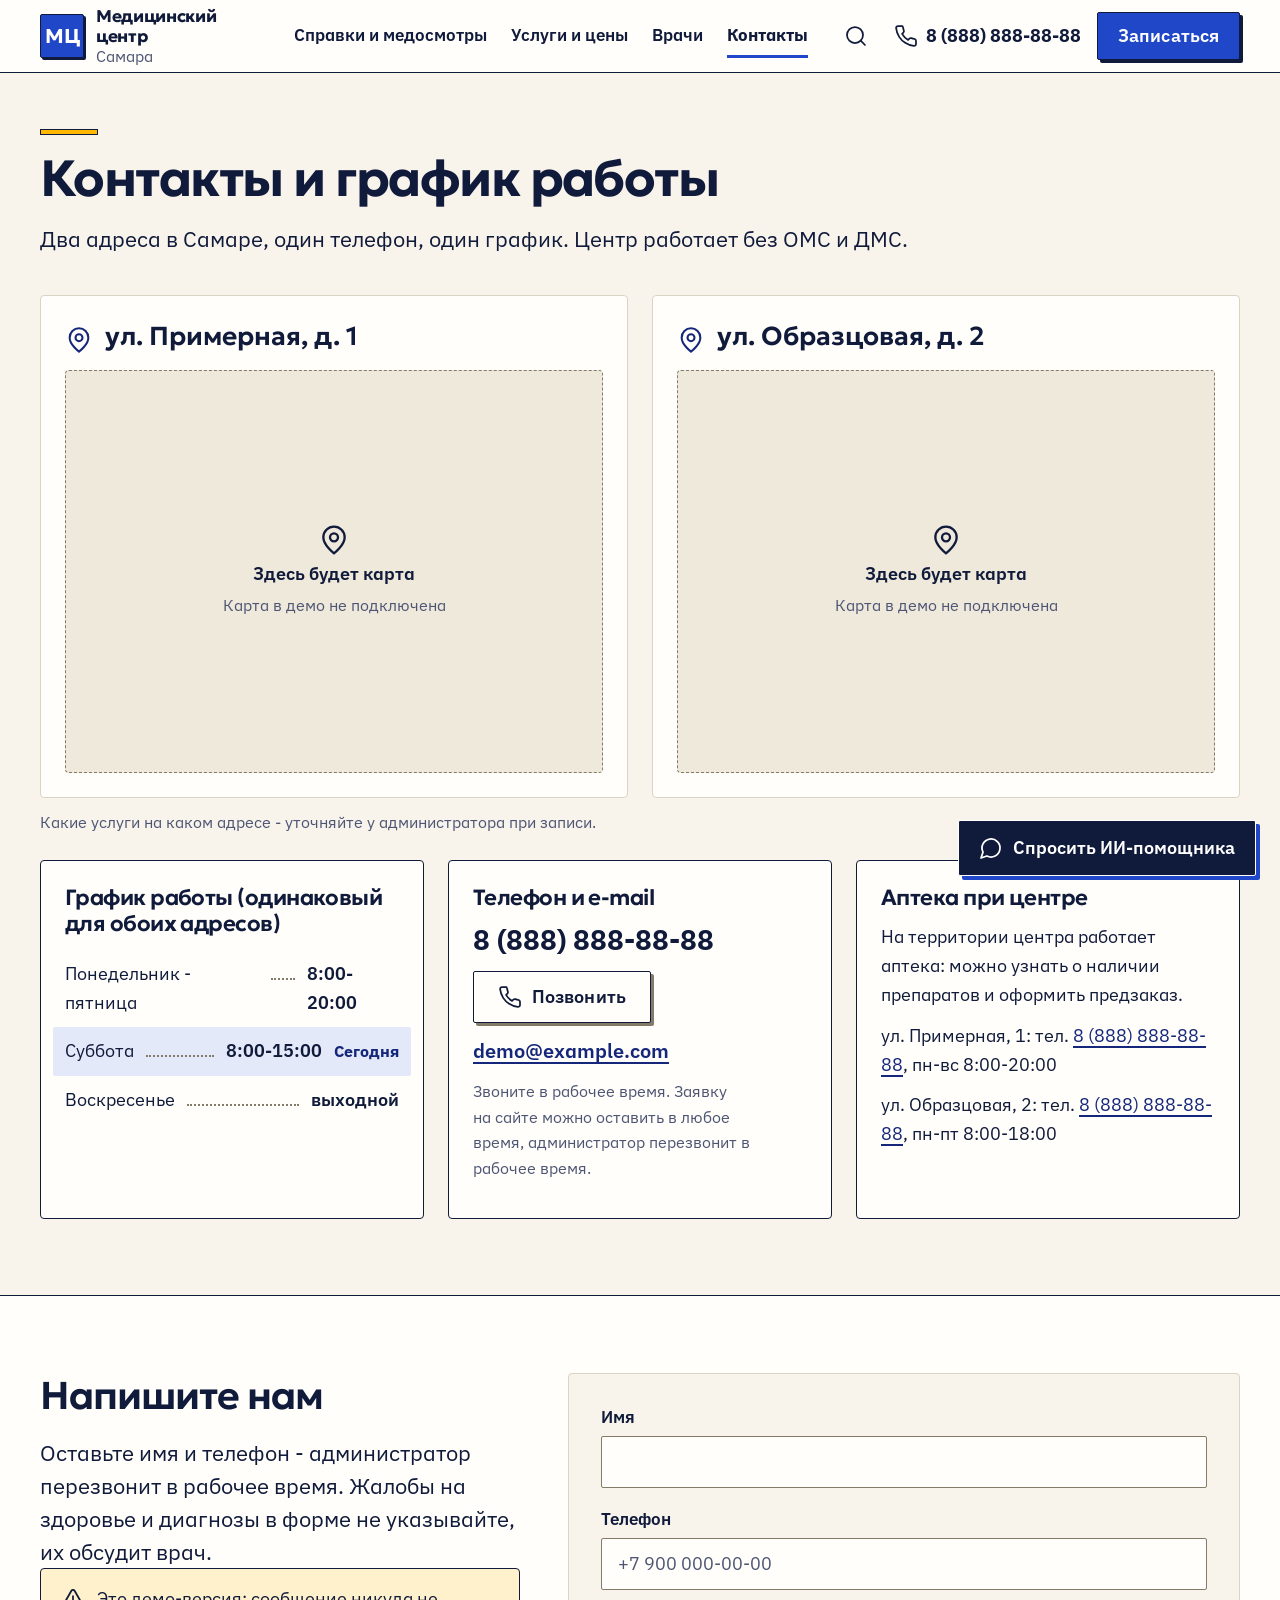
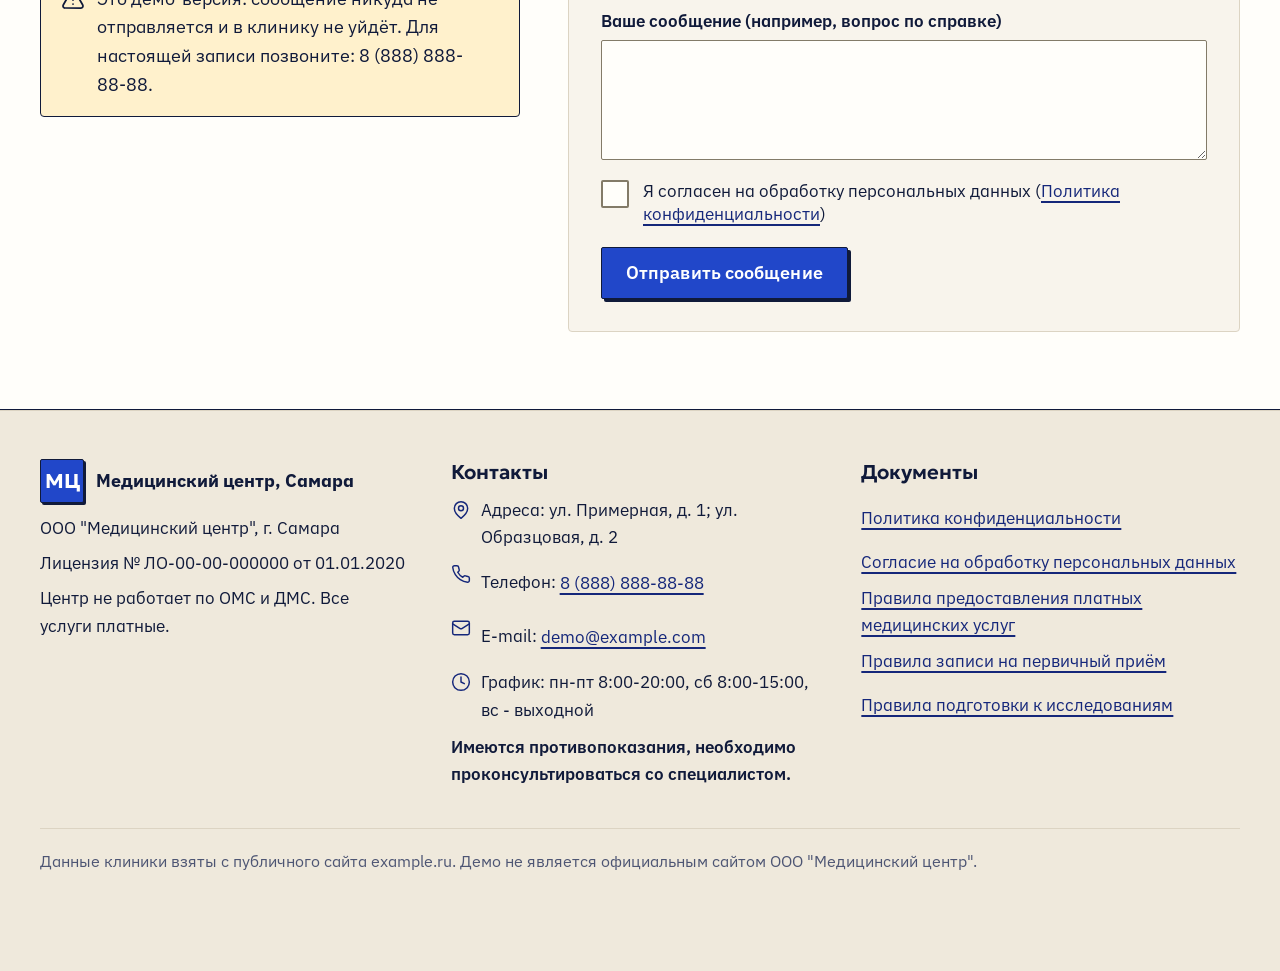
<file: kontakty.html>
<!DOCTYPE html>
<html lang="ru">
<head>
<meta charset="utf-8">
<meta name="viewport" content="width=device-width, initial-scale=1">
<meta name="robots" content="noindex, nofollow">
<title>Контакты и график работы медицинского центра в Самаре (демо)</title>
<meta name="description" content="Демо-версия сайта медицинского центра в Самаре: два адреса (ул. Примерная, 1 и ул. Образцовая, 2), телефон, e-mail, график работы, аптека, форма обратной связи.">
<link rel="icon" href="data:image/svg+xml,%3Csvg xmlns='http://www.w3.org/2000/svg' viewBox='0 0 32 32'%3E%3Crect width='32' height='32' rx='6' fill='%23075E44'/%3E%3C/svg%3E">
<link rel="preconnect" href="https://fonts.googleapis.com">
<link rel="preconnect" href="https://fonts.gstatic.com" crossorigin>
<link href="https://fonts.googleapis.com/css2?family=Geologica:wght@500..700&family=IBM+Plex+Sans:wght@400;500;600;700&display=swap" rel="stylesheet">
<link rel="stylesheet" href="css/styles.css?v=20261022b">
<script>document.documentElement.className += ' js';</script>
</head>
<body data-root="" data-page="kontakty">
<svg xmlns="http://www.w3.org/2000/svg" style="position:absolute;width:0;height:0;overflow:hidden" aria-hidden="true" focusable="false">
<defs>
<symbol id="i-phone" viewBox="0 0 24 24"><path d="M22 16.92v3a2 2 0 0 1-2.18 2 19.79 19.79 0 0 1-8.63-3.07 19.5 19.5 0 0 1-6-6 19.79 19.79 0 0 1-3.07-8.67A2 2 0 0 1 4.11 2h3a2 2 0 0 1 2 1.72 12.84 12.84 0 0 0 .7 2.81 2 2 0 0 1-.45 2.11L8.09 9.91a16 16 0 0 0 6 6l1.27-1.27a2 2 0 0 1 2.11-.45 12.84 12.84 0 0 0 2.81.7A2 2 0 0 1 22 16.92z"/></symbol>
<symbol id="i-map-pin" viewBox="0 0 24 24"><path d="M20 10c0 6-8 12-8 12s-8-6-8-12a8 8 0 0 1 16 0z"/><circle cx="12" cy="10" r="3"/></symbol>
<symbol id="i-clock" viewBox="0 0 24 24"><circle cx="12" cy="12" r="10"/><path d="M12 6v6l4 2"/></symbol>
<symbol id="i-search" viewBox="0 0 24 24"><circle cx="11" cy="11" r="8"/><path d="m21 21-4.3-4.3"/></symbol>
<symbol id="i-menu" viewBox="0 0 24 24"><path d="M4 6h16M4 12h16M4 18h16"/></symbol>
<symbol id="i-x" viewBox="0 0 24 24"><path d="M18 6 6 18M6 6l12 12"/></symbol>
<symbol id="i-chevron-down" viewBox="0 0 24 24"><path d="m6 9 6 6 6-6"/></symbol>
<symbol id="i-chevron-right" viewBox="0 0 24 24"><path d="m9 18 6-6-6-6"/></symbol>
<symbol id="i-chevron-left" viewBox="0 0 24 24"><path d="m15 18-6-6 6-6"/></symbol>
<symbol id="i-check" viewBox="0 0 24 24"><path d="M20 6 9 17l-5-5"/></symbol>
<symbol id="i-triangle-alert" viewBox="0 0 24 24"><path d="m21.73 18-8-14a2 2 0 0 0-3.48 0l-8 14A2 2 0 0 0 4 21h16a2 2 0 0 0 1.73-3"/><path d="M12 9v4"/><path d="M12 17h.01"/></symbol>
<symbol id="i-info" viewBox="0 0 24 24"><circle cx="12" cy="12" r="10"/><path d="M12 16v-4"/><path d="M12 8h.01"/></symbol>
<symbol id="i-message-circle" viewBox="0 0 24 24"><path d="M7.9 20A9 9 0 1 0 4 16.1L2 22Z"/></symbol>
<symbol id="i-send" viewBox="0 0 24 24"><path d="m22 2-7 20-4-9-9-4Z"/><path d="M22 2 11 13"/></symbol>
<symbol id="i-mail" viewBox="0 0 24 24"><rect width="20" height="16" x="2" y="4" rx="2"/><path d="m22 7-8.97 5.7a1.94 1.94 0 0 1-2.06 0L2 7"/></symbol>
<symbol id="i-file-check" viewBox="0 0 24 24"><path d="M15 2H6a2 2 0 0 0-2 2v16a2 2 0 0 0 2 2h12a2 2 0 0 0 2-2V7Z"/><path d="M14 2v4a2 2 0 0 0 2 2h4"/><path d="m9 15 2 2 4-4"/></symbol>
<symbol id="i-file-text" viewBox="0 0 24 24"><path d="M15 2H6a2 2 0 0 0-2 2v16a2 2 0 0 0 2 2h12a2 2 0 0 0 2-2V7Z"/><path d="M14 2v4a2 2 0 0 0 2 2h4"/><path d="M10 9H8M16 13H8M16 17H8"/></symbol>
<symbol id="i-stethoscope" viewBox="0 0 24 24"><path d="M11 2v2"/><path d="M5 2v2"/><path d="M5 3H4a2 2 0 0 0-2 2v4a6 6 0 0 0 12 0V5a2 2 0 0 0-2-2h-1"/><path d="M8 15a6 6 0 0 0 12 0v-3"/><circle cx="20" cy="10" r="2"/></symbol>
<symbol id="i-building" viewBox="0 0 24 24"><path d="M6 22V4a2 2 0 0 1 2-2h8a2 2 0 0 1 2 2v18Z"/><path d="M6 12H4a2 2 0 0 0-2 2v6a2 2 0 0 0 2 2h2"/><path d="M18 9h2a2 2 0 0 1 2 2v9a2 2 0 0 1-2 2h-2"/><path d="M10 6h4M10 10h4M10 14h4M10 18h4"/></symbol>
<symbol id="i-waves" viewBox="0 0 24 24"><path d="M2 6c.6.5 1.2 1 2.5 1C7 7 7 5 9.5 5c2.6 0 2.4 2 5 2 2.5 0 2.5-2 5-2 1.3 0 1.9.5 2.5 1"/><path d="M2 12c.6.5 1.2 1 2.5 1 2.5 0 2.5-2 5-2 2.6 0 2.4 2 5 2 2.5 0 2.5-2 5-2 1.3 0 1.9.5 2.5 1"/><path d="M2 18c.6.5 1.2 1 2.5 1 2.5 0 2.5-2 5-2 2.6 0 2.4 2 5 2 2.5 0 2.5-2 5-2 1.3 0 1.9.5 2.5 1"/></symbol>
<symbol id="i-drip" viewBox="0 0 24 24"><path d="M12 1v2"/><rect x="7" y="3" width="10" height="9" rx="2"/><path d="M12 12v4"/><path d="M12 22c-1.7-1.5-2.8-2.8-2.8-4a2.8 2.8 0 0 1 5.6 0c0 1.2-1.1 2.5-2.8 4z"/></symbol>
<symbol id="i-calendar-check" viewBox="0 0 24 24"><path d="M8 2v4M16 2v4"/><rect width="18" height="18" x="3" y="4" rx="2"/><path d="M3 10h18"/><path d="m9 16 2 2 4-4"/></symbol>
<symbol id="i-pill" viewBox="0 0 24 24"><path d="m10.5 20.5 10-10a4.95 4.95 0 1 0-7-7l-10 10a4.95 4.95 0 1 0 7 7Z"/><path d="m8.5 8.5 7 7"/></symbol>
<symbol id="i-shield-check" viewBox="0 0 24 24"><path d="M20 13c0 5-3.5 7.5-7.66 8.95a1 1 0 0 1-.67-.01C7.5 20.5 4 18 4 13V6a1 1 0 0 1 1-1c2 0 4.5-1.2 6.24-2.72a1.17 1.17 0 0 1 1.52 0C14.51 3.81 17 5 19 5a1 1 0 0 1 1 1z"/><path d="m9 12 2 2 4-4"/></symbol>
</defs>
</svg>

<a class="skip-link" href="#main">Перейти к содержимому</a>
<header class="site-header" id="site-header">
  <div class="container header-row">
    <a class="brand" href="index.html" aria-label="Медицинский центр, Самара, на главную">
      <span class="brand-mark" aria-hidden="true">МЦ</span>
      <span class="brand-text"><span class="brand-name">Медицинский центр</span><span class="brand-city">Самара</span></span>
    </a>
    <nav class="main-nav" aria-label="Основное меню">
      <ul>
        <li><a href="spravki/index.html">Справки и медосмотры</a></li>
        <li><a href="uslugi.html">Услуги и цены</a></li>
        <li><a href="vrachi.html">Врачи</a></li>
        <li><a href="kontakty.html" aria-current="page">Контакты</a></li>
      </ul>
    </nav>
    <button class="icon-btn" id="search-btn" type="button" aria-label="Поиск по сайту" aria-expanded="false" aria-controls="search-bar"><svg class="icon" aria-hidden="true"><use href="#i-search"/></svg></button>
    <span class="demo-badge">Демо</span>
    <button class="menu-btn" id="menu-btn" type="button" aria-expanded="false" aria-controls="menu-panel"><svg class="icon" aria-hidden="true"><use href="#i-menu"/></svg><span class="menu-btn-label">Меню</span></button>
    <a class="header-phone" href="tel:+78888888888"><svg class="icon" aria-hidden="true"><use href="#i-phone"/></svg><span>8&nbsp;(888)&nbsp;888-88-88</span></a>
    <a class="btn btn-primary btn-header header-cta" href="zapis.html">Записаться</a>
  </div>
  <div class="search-bar" id="search-bar" hidden>
    <div class="container search-bar-row">
      <div class="search" data-search>
        <label class="field-label" for="q-bar">Найти справку, врача или услугу</label>
        <div class="search-field"><svg class="icon" aria-hidden="true"><use href="#i-search"/></svg><input class="input search-input" id="q-bar" type="search" placeholder="Например, справка в бассейн, УЗИ, кардиолог" autocomplete="off" enterkeyhint="search"></div>
        <div class="search-results" hidden></div>
      </div>
      <button class="btn btn-secondary btn-sm" type="button" data-search-close>Закрыть</button>
    </div>
  </div>
  <div class="menu-panel" id="menu-panel" hidden>
    <div class="container menu-inner">
      <div class="search" data-search>
        <label class="field-label" for="q-menu">Найти справку, врача или услугу</label>
        <div class="search-field"><svg class="icon" aria-hidden="true"><use href="#i-search"/></svg><input class="input search-input" id="q-menu" type="search" placeholder="Например, справка в бассейн, УЗИ, кардиолог" autocomplete="off" enterkeyhint="search"></div>
        <div class="search-results" hidden></div>
      </div>
      <nav aria-label="Меню сайта">
        <ul class="menu-list">
          <li><a href="spravki/index.html">Справки и медосмотры<svg class="icon" aria-hidden="true"><use href="#i-chevron-right"/></svg></a></li>
          <li><a href="uslugi.html">Услуги и цены<svg class="icon" aria-hidden="true"><use href="#i-chevron-right"/></svg></a></li>
          <li><a href="vrachi.html">Врачи<svg class="icon" aria-hidden="true"><use href="#i-chevron-right"/></svg></a></li>
          <li><a href="kontakty.html" aria-current="page">Контакты<svg class="icon" aria-hidden="true"><use href="#i-chevron-right"/></svg></a></li>
          <li><a href="zapis.html">Запись онлайн<svg class="icon" aria-hidden="true"><use href="#i-chevron-right"/></svg></a></li>
        </ul>
      </nav>
      <div class="menu-actions">
        <a class="btn btn-primary btn-block" href="zapis.html">Записаться</a>
        <a class="btn btn-secondary btn-block" href="tel:+78888888888">Позвонить 8&nbsp;(888)&nbsp;888-88-88</a>
      </div>
      <p class="menu-note">Пн-пт 8:00-20:00, сб 8:00-15:00, вс - выходной.<br>Без ОМС и ДМС.</p>
    </div>
  </div>
</header>

<main id="main" tabindex="-1">

<section class="page-head">
  <div class="container">
    <h1>Контакты и график работы</h1>
    <p class="lead">Два адреса в Самаре, один телефон, один график. Центр работает без ОМС и ДМС.</p>
  </div>
</section>

<section class="contacts-addr" aria-labelledby="addr-title">
  <div class="container">
    <h2 class="sr-only" id="addr-title">Адреса</h2>
    <div class="addr-cards">
      <div class="addr-card">
        <div class="addr"><svg class="icon icon-28" aria-hidden="true"><use href="#i-map-pin"/></svg><p class="addr-text">ул. Примерная, д. 1</p></div>
        <div class="map-ph" role="img" aria-label="Здесь будет карта. Карта в демо не подключена."><svg class="icon icon-32" aria-hidden="true"><use href="#i-map-pin"/></svg><strong>Здесь будет карта</strong><span>Карта в демо не подключена</span></div>
      </div>
      <div class="addr-card">
        <div class="addr"><svg class="icon icon-28" aria-hidden="true"><use href="#i-map-pin"/></svg><p class="addr-text">ул. Образцовая, д. 2</p></div>
        <div class="map-ph" role="img" aria-label="Здесь будет карта. Карта в демо не подключена."><svg class="icon icon-32" aria-hidden="true"><use href="#i-map-pin"/></svg><strong>Здесь будет карта</strong><span>Карта в демо не подключена</span></div>
      </div>
    </div>
    <p class="note-small">Какие услуги на каком адресе - уточняйте у администратора при записи.</p>

    <div class="info-cards">
      <div class="card-plain">
        <h2>График работы (одинаковый для обоих адресов)</h2>
        <ul class="sched" data-sched>
          <li data-days="1 2 3 4 5"><span>Понедельник - пятница</span><span class="dots" aria-hidden="true"></span><span class="time">8:00-20:00</span><span class="today-tag" hidden>Сегодня</span></li>
          <li data-days="6"><span>Суббота</span><span class="dots" aria-hidden="true"></span><span class="time">8:00-15:00</span><span class="today-tag" hidden>Сегодня</span></li>
          <li data-days="0"><span>Воскресенье</span><span class="dots" aria-hidden="true"></span><span class="time">выходной</span><span class="today-tag" hidden>Сегодня</span></li>
        </ul>
      </div>
      <div class="card-plain card-plain--phone">
        <h2>Телефон и e-mail</h2>
        <p><a class="phone-big" href="tel:+78888888888">8&nbsp;(888)&nbsp;888-88-88</a></p>
        <p><a class="btn btn-secondary" href="tel:+78888888888"><svg class="icon" aria-hidden="true"><use href="#i-phone"/></svg>Позвонить</a></p>
        <p><a class="mail-link" href="mailto:demo@example.com">demo@example.com</a></p>
        <p class="note-small">Звоните в рабочее время. Заявку на сайте можно оставить в любое время, администратор перезвонит в рабочее время.</p>
      </div>
      <div class="card-plain">
        <h2>Аптека при центре</h2>
        <p>На территории центра работает аптека: можно узнать о наличии препаратов и оформить предзаказ.</p>
        <ul class="apt-list">
          <li>ул. Примерная, 1: тел. <a href="tel:+78888888888">8&nbsp;(888)&nbsp;888-88-88</a>, пн-вс 8:00-20:00</li>
          <li>ул. Образцовая, 2: тел. <a href="tel:+78888888888">8&nbsp;(888)&nbsp;888-88-88</a>, пн-пт 8:00-18:00</li>
        </ul>
      </div>
    </div>
  </div>
</section>

<section class="section section--surface" aria-labelledby="write-title">
  <div class="container form-grid">
    <div>
      <h2 id="write-title">Напишите нам</h2>
      <p class="lead">Оставьте имя и телефон - администратор перезвонит в рабочее время. Жалобы на здоровье и диагнозы в форме не указывайте, их обсудит врач.</p>
      <div class="callout"><svg class="icon" aria-hidden="true"><use href="#i-triangle-alert"/></svg><p data-demo-note="contact-pre">Это демо-версия: сообщение никуда не отправляется и в клинику не уйдёт. Для настоящей записи позвоните: 8 (888) 888-88-88.</p></div>
    </div>
    <div class="form-card">
      <form id="contact-form" novalidate>
        <div class="error-summary" id="contact-summary" role="alert"></div>
        <div class="field" data-field="name">
          <label for="c-name">Имя</label>
          <input class="input" id="c-name" name="name" type="text" autocomplete="name" data-control aria-describedby="c-name-err">
          <p class="field-error" id="c-name-err"><svg class="icon icon-20" aria-hidden="true"><use href="#i-triangle-alert"/></svg><span></span></p>
        </div>
        <div class="field" data-field="phone">
          <label for="c-phone">Телефон</label>
          <input class="input" id="c-phone" name="phone" type="tel" inputmode="tel" autocomplete="tel" placeholder="+7 900 000-00-00" data-control aria-describedby="c-phone-err">
          <p class="field-error" id="c-phone-err"><svg class="icon icon-20" aria-hidden="true"><use href="#i-triangle-alert"/></svg><span></span></p>
        </div>
        <div class="field" data-field="message">
          <label for="c-msg">Ваше сообщение (например, вопрос по справке)</label>
          <textarea class="textarea" id="c-msg" name="message" maxlength="1000"></textarea>
        </div>
        <div class="field" data-field="consent">
          <label class="check" for="c-consent">
            <input type="checkbox" id="c-consent" name="consent" data-control aria-describedby="c-consent-err">
            <span class="check-box"><svg class="icon" aria-hidden="true"><use href="#i-check"/></svg></span>
            <span>Я согласен на обработку персональных данных (<a href="politika.html" target="_blank" rel="noopener">Политика конфиденциальности</a>)</span>
          </label>
          <p class="field-error" id="c-consent-err"><svg class="icon icon-20" aria-hidden="true"><use href="#i-triangle-alert"/></svg><span></span></p>
        </div>
        <button class="btn btn-primary" id="contact-send" type="submit">Отправить сообщение</button>
      </form>
      <div class="done-card" id="contact-done" hidden>
        <div class="done-icon"><svg class="icon" aria-hidden="true"><use href="#i-check"/></svg></div>
        <h3>Ваша заявка</h3>
        <dl class="blank-list">
          <div><dt>Имя</dt><dd data-done="name"></dd></div>
          <div><dt>Телефон</dt><dd data-done="phone"></dd></div>
          <div data-done-row="msg" hidden><dt>Сообщение</dt><dd data-done="msg"></dd></div>
        </dl>
        <div class="callout"><svg class="icon" aria-hidden="true"><use href="#i-triangle-alert"/></svg><p data-demo-note="contact-post">Это демо-версия: сообщение никуда не отправлено и в клинику не передавалось. Для настоящей записи позвоните: 8 (888) 888-88-88.</p></div>
      </div>
    </div>
  </div>
</section>

</main>

<footer class="site-footer">
  <div class="container">
    <div class="footer-grid">
      <div class="footer-col">
        <div class="footer-brand"><span class="brand-mark" aria-hidden="true">МЦ</span><span>Медицинский центр, Самара</span></div>
        <p>ООО "Медицинский центр", г. Самара</p>
        <p>Лицензия № ЛО-00-00-000000 от 01.01.2020</p>
        <p>Центр не работает по ОМС и ДМС. Все услуги платные.</p>
      </div>
      <div class="footer-col">
        <p class="footer-h">Контакты</p>
        <div class="footer-line"><svg class="icon icon-20" aria-hidden="true"><use href="#i-map-pin"/></svg><span>Адреса: ул. Примерная, д. 1; ул. Образцовая, д. 2</span></div>
        <div class="footer-line"><svg class="icon icon-20" aria-hidden="true"><use href="#i-phone"/></svg><span>Телефон: <a href="tel:+78888888888">8&nbsp;(888)&nbsp;888-88-88</a></span></div>
        <div class="footer-line"><svg class="icon icon-20" aria-hidden="true"><use href="#i-mail"/></svg><span>E-mail: <a href="mailto:demo@example.com">demo@example.com</a></span></div>
        <div class="footer-line"><svg class="icon icon-20" aria-hidden="true"><use href="#i-clock"/></svg><span>График: пн-пт 8:00-20:00, сб 8:00-15:00, вс - выходной</span></div>
        <p class="footer-warn">Имеются противопоказания, необходимо проконсультироваться со специалистом.</p>
      </div>
      <div class="footer-col">
        <p class="footer-h">Документы</p>
        <ul>
          <li><a href="politika.html">Политика конфиденциальности</a></li>
          <li><a href="politika.html#soglasie">Согласие на обработку персональных данных</a></li>
          <li><a href="#" target="_blank" rel="noopener noreferrer">Правила предоставления платных медицинских услуг<span class="sr-only"> (на сайте клиники, откроется в новой вкладке)</span></a></li>
          <li><a href="#" target="_blank" rel="noopener noreferrer">Правила записи на первичный приём<span class="sr-only"> (на сайте клиники, откроется в новой вкладке)</span></a></li>
          <li><a href="#" target="_blank" rel="noopener noreferrer">Правила подготовки к исследованиям<span class="sr-only"> (на сайте клиники, откроется в новой вкладке)</span></a></li>
        </ul>
      </div>
    </div>
    <p class="footer-note">Данные клиники взяты с публичного сайта example.ru. Демо не является официальным сайтом ООО "Медицинский центр".</p>
  </div>
</footer>

<nav class="bottombar" aria-label="Быстрые действия">
  <a href="tel:+78888888888"><svg class="icon" aria-hidden="true"><use href="#i-phone"/></svg><span>Позвонить</span></a>
  <a class="bb-primary" href="zapis.html"><svg class="icon" aria-hidden="true"><use href="#i-calendar-check"/></svg><span>Записаться</span></a>
  <button type="button" data-open-chat><svg class="icon" aria-hidden="true"><use href="#i-message-circle"/></svg><span>Помощник</span></button>
</nav>

<script src="js/prices.js?v=20261022b"></script>
<script src="js/main.js?v=20261022b"></script>
<script src="js/kb.js?v=20261022b"></script>
<script src="js/chat.js?v=20261022b"></script>
</body>
</html>
</file>
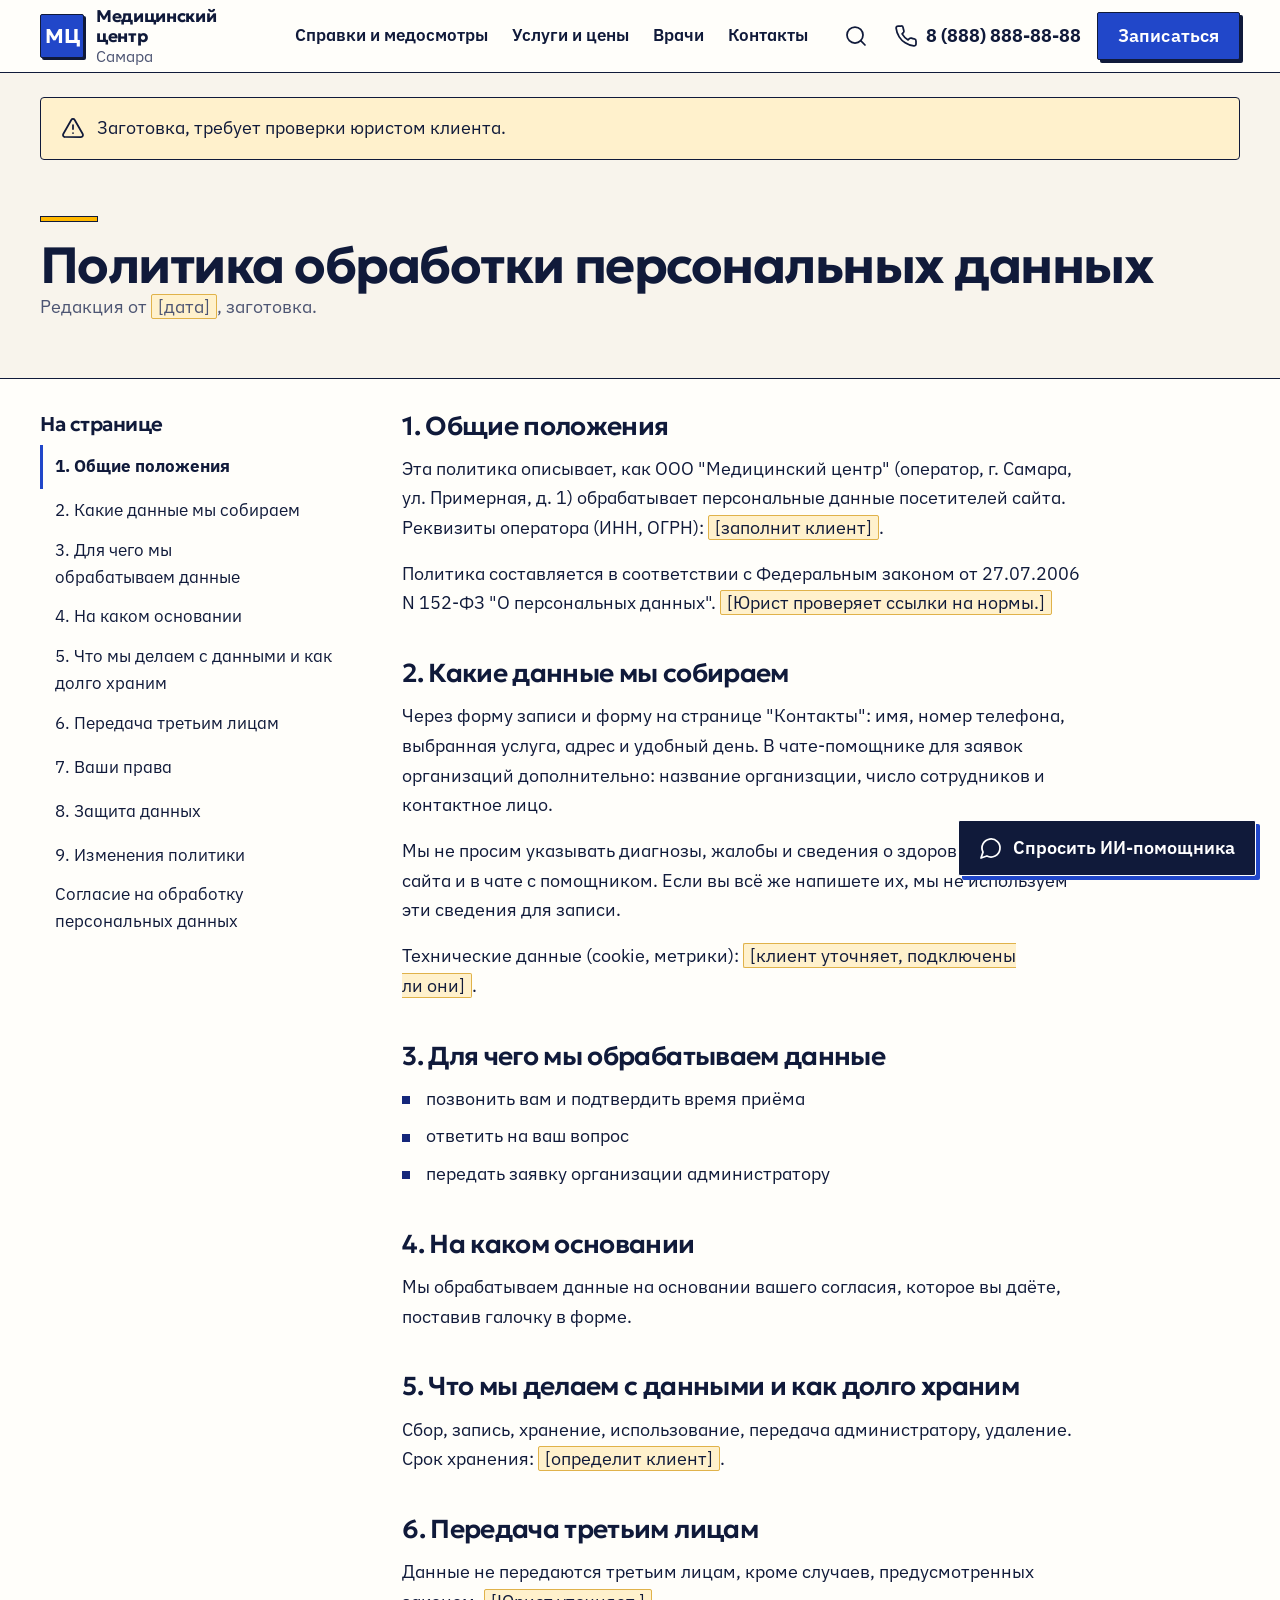
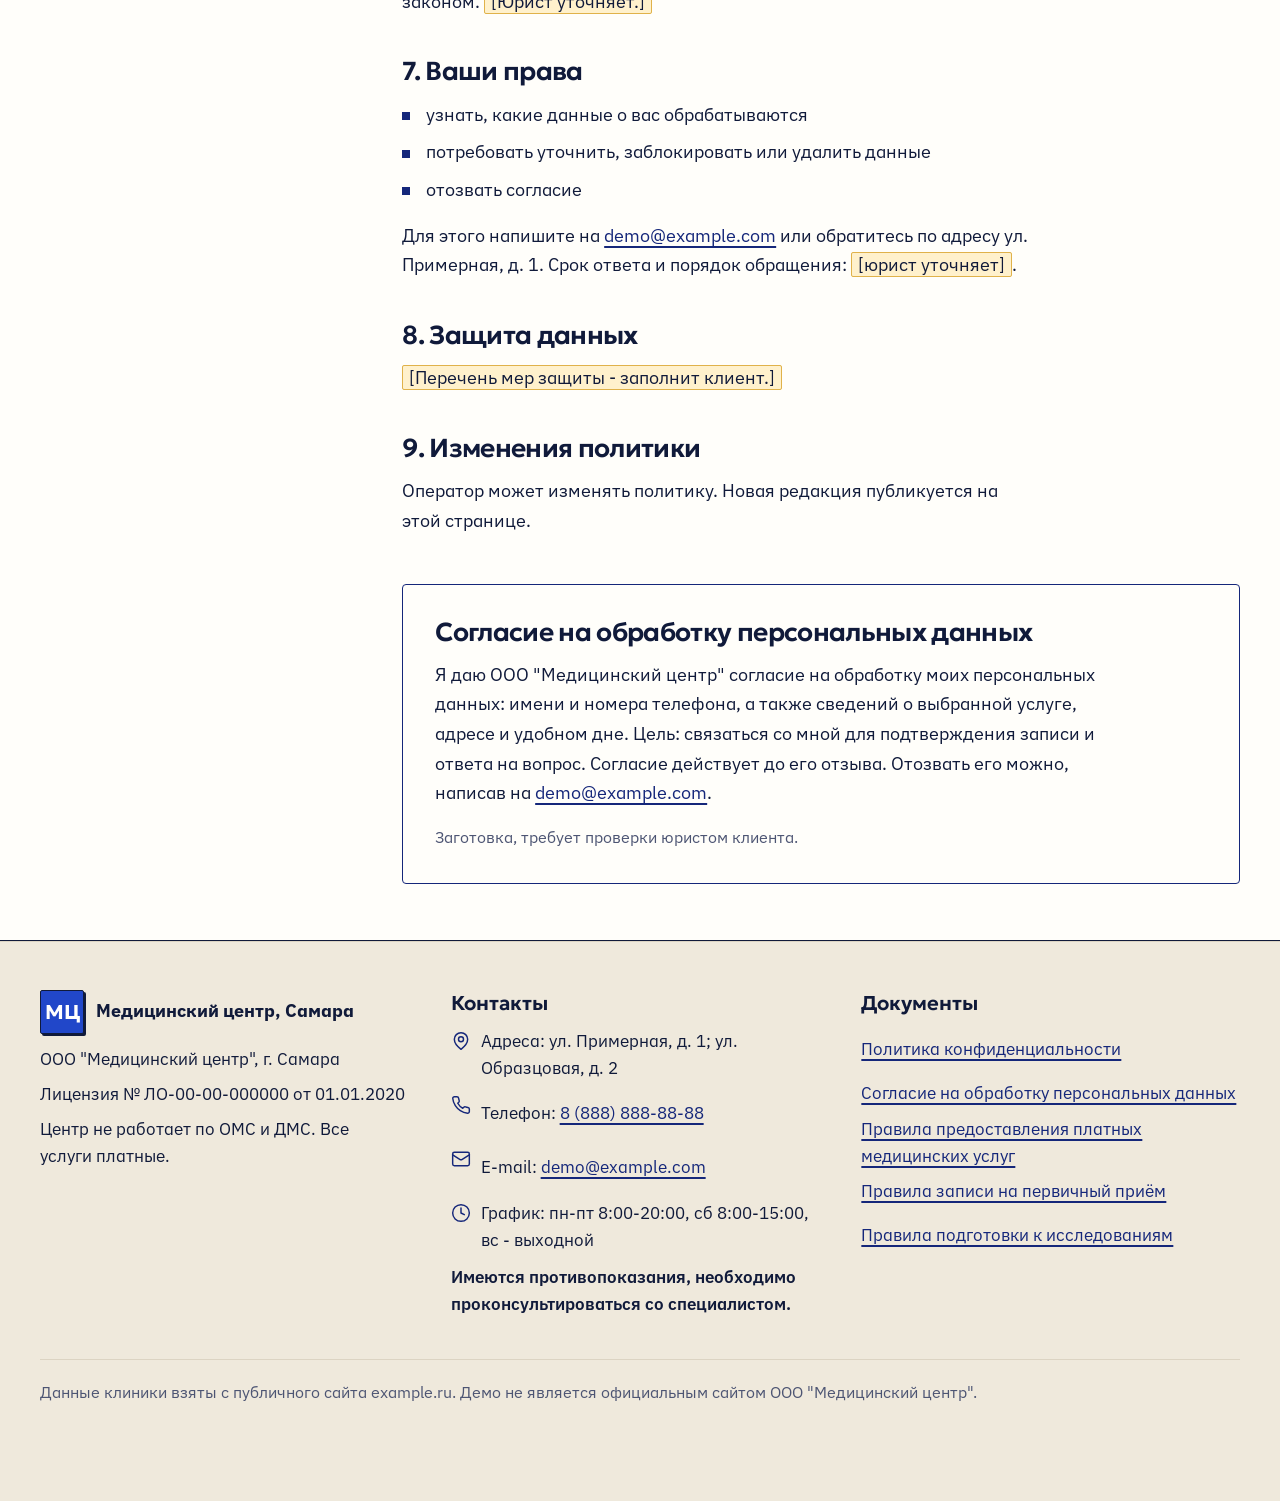
<file: politika.html>
<!DOCTYPE html>
<html lang="ru">
<head>
<meta charset="utf-8">
<meta name="viewport" content="width=device-width, initial-scale=1">
<meta name="robots" content="noindex, nofollow">
<title>Политика обработки персональных данных и согласие: заготовка (демо)</title>
<meta name="description" content="Демо-версия сайта медицинского центра в Самаре: заготовка политики обработки персональных данных и согласия. Текст требует проверки юристом клиента.">
<link rel="icon" href="data:image/svg+xml,%3Csvg xmlns='http://www.w3.org/2000/svg' viewBox='0 0 32 32'%3E%3Crect width='32' height='32' rx='6' fill='%23075E44'/%3E%3C/svg%3E">
<link rel="preconnect" href="https://fonts.googleapis.com">
<link rel="preconnect" href="https://fonts.gstatic.com" crossorigin>
<link href="https://fonts.googleapis.com/css2?family=Geologica:wght@500..700&family=IBM+Plex+Sans:wght@400;500;600;700&display=swap" rel="stylesheet">
<link rel="stylesheet" href="css/styles.css?v=20261022b">
<script>document.documentElement.className += ' js';</script>
</head>
<body data-root="" data-page="politika">
<svg xmlns="http://www.w3.org/2000/svg" style="position:absolute;width:0;height:0;overflow:hidden" aria-hidden="true" focusable="false">
<defs>
<symbol id="i-phone" viewBox="0 0 24 24"><path d="M22 16.92v3a2 2 0 0 1-2.18 2 19.79 19.79 0 0 1-8.63-3.07 19.5 19.5 0 0 1-6-6 19.79 19.79 0 0 1-3.07-8.67A2 2 0 0 1 4.11 2h3a2 2 0 0 1 2 1.72 12.84 12.84 0 0 0 .7 2.81 2 2 0 0 1-.45 2.11L8.09 9.91a16 16 0 0 0 6 6l1.27-1.27a2 2 0 0 1 2.11-.45 12.84 12.84 0 0 0 2.81.7A2 2 0 0 1 22 16.92z"/></symbol>
<symbol id="i-map-pin" viewBox="0 0 24 24"><path d="M20 10c0 6-8 12-8 12s-8-6-8-12a8 8 0 0 1 16 0z"/><circle cx="12" cy="10" r="3"/></symbol>
<symbol id="i-clock" viewBox="0 0 24 24"><circle cx="12" cy="12" r="10"/><path d="M12 6v6l4 2"/></symbol>
<symbol id="i-search" viewBox="0 0 24 24"><circle cx="11" cy="11" r="8"/><path d="m21 21-4.3-4.3"/></symbol>
<symbol id="i-menu" viewBox="0 0 24 24"><path d="M4 6h16M4 12h16M4 18h16"/></symbol>
<symbol id="i-x" viewBox="0 0 24 24"><path d="M18 6 6 18M6 6l12 12"/></symbol>
<symbol id="i-chevron-down" viewBox="0 0 24 24"><path d="m6 9 6 6 6-6"/></symbol>
<symbol id="i-chevron-right" viewBox="0 0 24 24"><path d="m9 18 6-6-6-6"/></symbol>
<symbol id="i-chevron-left" viewBox="0 0 24 24"><path d="m15 18-6-6 6-6"/></symbol>
<symbol id="i-check" viewBox="0 0 24 24"><path d="M20 6 9 17l-5-5"/></symbol>
<symbol id="i-triangle-alert" viewBox="0 0 24 24"><path d="m21.73 18-8-14a2 2 0 0 0-3.48 0l-8 14A2 2 0 0 0 4 21h16a2 2 0 0 0 1.73-3"/><path d="M12 9v4"/><path d="M12 17h.01"/></symbol>
<symbol id="i-info" viewBox="0 0 24 24"><circle cx="12" cy="12" r="10"/><path d="M12 16v-4"/><path d="M12 8h.01"/></symbol>
<symbol id="i-message-circle" viewBox="0 0 24 24"><path d="M7.9 20A9 9 0 1 0 4 16.1L2 22Z"/></symbol>
<symbol id="i-send" viewBox="0 0 24 24"><path d="m22 2-7 20-4-9-9-4Z"/><path d="M22 2 11 13"/></symbol>
<symbol id="i-mail" viewBox="0 0 24 24"><rect width="20" height="16" x="2" y="4" rx="2"/><path d="m22 7-8.97 5.7a1.94 1.94 0 0 1-2.06 0L2 7"/></symbol>
<symbol id="i-file-check" viewBox="0 0 24 24"><path d="M15 2H6a2 2 0 0 0-2 2v16a2 2 0 0 0 2 2h12a2 2 0 0 0 2-2V7Z"/><path d="M14 2v4a2 2 0 0 0 2 2h4"/><path d="m9 15 2 2 4-4"/></symbol>
<symbol id="i-file-text" viewBox="0 0 24 24"><path d="M15 2H6a2 2 0 0 0-2 2v16a2 2 0 0 0 2 2h12a2 2 0 0 0 2-2V7Z"/><path d="M14 2v4a2 2 0 0 0 2 2h4"/><path d="M10 9H8M16 13H8M16 17H8"/></symbol>
<symbol id="i-stethoscope" viewBox="0 0 24 24"><path d="M11 2v2"/><path d="M5 2v2"/><path d="M5 3H4a2 2 0 0 0-2 2v4a6 6 0 0 0 12 0V5a2 2 0 0 0-2-2h-1"/><path d="M8 15a6 6 0 0 0 12 0v-3"/><circle cx="20" cy="10" r="2"/></symbol>
<symbol id="i-building" viewBox="0 0 24 24"><path d="M6 22V4a2 2 0 0 1 2-2h8a2 2 0 0 1 2 2v18Z"/><path d="M6 12H4a2 2 0 0 0-2 2v6a2 2 0 0 0 2 2h2"/><path d="M18 9h2a2 2 0 0 1 2 2v9a2 2 0 0 1-2 2h-2"/><path d="M10 6h4M10 10h4M10 14h4M10 18h4"/></symbol>
<symbol id="i-waves" viewBox="0 0 24 24"><path d="M2 6c.6.5 1.2 1 2.5 1C7 7 7 5 9.5 5c2.6 0 2.4 2 5 2 2.5 0 2.5-2 5-2 1.3 0 1.9.5 2.5 1"/><path d="M2 12c.6.5 1.2 1 2.5 1 2.5 0 2.5-2 5-2 2.6 0 2.4 2 5 2 2.5 0 2.5-2 5-2 1.3 0 1.9.5 2.5 1"/><path d="M2 18c.6.5 1.2 1 2.5 1 2.5 0 2.5-2 5-2 2.6 0 2.4 2 5 2 2.5 0 2.5-2 5-2 1.3 0 1.9.5 2.5 1"/></symbol>
<symbol id="i-drip" viewBox="0 0 24 24"><path d="M12 1v2"/><rect x="7" y="3" width="10" height="9" rx="2"/><path d="M12 12v4"/><path d="M12 22c-1.7-1.5-2.8-2.8-2.8-4a2.8 2.8 0 0 1 5.6 0c0 1.2-1.1 2.5-2.8 4z"/></symbol>
<symbol id="i-calendar-check" viewBox="0 0 24 24"><path d="M8 2v4M16 2v4"/><rect width="18" height="18" x="3" y="4" rx="2"/><path d="M3 10h18"/><path d="m9 16 2 2 4-4"/></symbol>
<symbol id="i-pill" viewBox="0 0 24 24"><path d="m10.5 20.5 10-10a4.95 4.95 0 1 0-7-7l-10 10a4.95 4.95 0 1 0 7 7Z"/><path d="m8.5 8.5 7 7"/></symbol>
<symbol id="i-shield-check" viewBox="0 0 24 24"><path d="M20 13c0 5-3.5 7.5-7.66 8.95a1 1 0 0 1-.67-.01C7.5 20.5 4 18 4 13V6a1 1 0 0 1 1-1c2 0 4.5-1.2 6.24-2.72a1.17 1.17 0 0 1 1.52 0C14.51 3.81 17 5 19 5a1 1 0 0 1 1 1z"/><path d="m9 12 2 2 4-4"/></symbol>
</defs>
</svg>

<a class="skip-link" href="#main">Перейти к содержимому</a>
<header class="site-header" id="site-header">
  <div class="container header-row">
    <a class="brand" href="index.html" aria-label="Медицинский центр, Самара, на главную">
      <span class="brand-mark" aria-hidden="true">МЦ</span>
      <span class="brand-text"><span class="brand-name">Медицинский центр</span><span class="brand-city">Самара</span></span>
    </a>
    <nav class="main-nav" aria-label="Основное меню">
      <ul>
        <li><a href="spravki/index.html">Справки и медосмотры</a></li>
        <li><a href="uslugi.html">Услуги и цены</a></li>
        <li><a href="vrachi.html">Врачи</a></li>
        <li><a href="kontakty.html">Контакты</a></li>
      </ul>
    </nav>
    <button class="icon-btn" id="search-btn" type="button" aria-label="Поиск по сайту" aria-expanded="false" aria-controls="search-bar"><svg class="icon" aria-hidden="true"><use href="#i-search"/></svg></button>
    <span class="demo-badge">Демо</span>
    <button class="menu-btn" id="menu-btn" type="button" aria-expanded="false" aria-controls="menu-panel"><svg class="icon" aria-hidden="true"><use href="#i-menu"/></svg><span class="menu-btn-label">Меню</span></button>
    <a class="header-phone" href="tel:+78888888888"><svg class="icon" aria-hidden="true"><use href="#i-phone"/></svg><span>8&nbsp;(888)&nbsp;888-88-88</span></a>
    <a class="btn btn-primary btn-header header-cta" href="zapis.html">Записаться</a>
  </div>
  <div class="search-bar" id="search-bar" hidden>
    <div class="container search-bar-row">
      <div class="search" data-search>
        <label class="field-label" for="q-bar">Найти справку, врача или услугу</label>
        <div class="search-field"><svg class="icon" aria-hidden="true"><use href="#i-search"/></svg><input class="input search-input" id="q-bar" type="search" placeholder="Например, справка в бассейн, УЗИ, кардиолог" autocomplete="off" enterkeyhint="search"></div>
        <div class="search-results" hidden></div>
      </div>
      <button class="btn btn-secondary btn-sm" type="button" data-search-close>Закрыть</button>
    </div>
  </div>
  <div class="menu-panel" id="menu-panel" hidden>
    <div class="container menu-inner">
      <div class="search" data-search>
        <label class="field-label" for="q-menu">Найти справку, врача или услугу</label>
        <div class="search-field"><svg class="icon" aria-hidden="true"><use href="#i-search"/></svg><input class="input search-input" id="q-menu" type="search" placeholder="Например, справка в бассейн, УЗИ, кардиолог" autocomplete="off" enterkeyhint="search"></div>
        <div class="search-results" hidden></div>
      </div>
      <nav aria-label="Меню сайта">
        <ul class="menu-list">
          <li><a href="spravki/index.html">Справки и медосмотры<svg class="icon" aria-hidden="true"><use href="#i-chevron-right"/></svg></a></li>
          <li><a href="uslugi.html">Услуги и цены<svg class="icon" aria-hidden="true"><use href="#i-chevron-right"/></svg></a></li>
          <li><a href="vrachi.html">Врачи<svg class="icon" aria-hidden="true"><use href="#i-chevron-right"/></svg></a></li>
          <li><a href="kontakty.html">Контакты<svg class="icon" aria-hidden="true"><use href="#i-chevron-right"/></svg></a></li>
          <li><a href="zapis.html">Запись онлайн<svg class="icon" aria-hidden="true"><use href="#i-chevron-right"/></svg></a></li>
        </ul>
      </nav>
      <div class="menu-actions">
        <a class="btn btn-primary btn-block" href="zapis.html">Записаться</a>
        <a class="btn btn-secondary btn-block" href="tel:+78888888888">Позвонить 8&nbsp;(888)&nbsp;888-88-88</a>
      </div>
      <p class="menu-note">Пн-пт 8:00-20:00, сб 8:00-15:00, вс - выходной.<br>Без ОМС и ДМС.</p>
    </div>
  </div>
</header>

<main id="main" tabindex="-1">

<section class="legal-top">
  <div class="container">
    <div class="callout"><svg class="icon" aria-hidden="true"><use href="#i-triangle-alert"/></svg><p>Заготовка, требует проверки юристом клиента.</p></div>
  </div>
</section>

<section class="page-head">
  <div class="container">
    <h1>Политика обработки персональных данных</h1>
    <p class="muted">Редакция от <span class="ph">[дата]</span>, заготовка.</p>
  </div>
</section>

<section class="section section--surface legal-section">
  <div class="container legal-layout">

    <aside class="toc toc-d" aria-labelledby="toc-title">
      <h2 class="toc-title" id="toc-title">На странице</h2>
      <ul>
        <li><a href="#p1">1. Общие положения</a></li>
        <li><a href="#p2">2. Какие данные мы собираем</a></li>
        <li><a href="#p3">3. Для чего мы обрабатываем данные</a></li>
        <li><a href="#p4">4. На каком основании</a></li>
        <li><a href="#p5">5. Что мы делаем с данными и как долго храним</a></li>
        <li><a href="#p6">6. Передача третьим лицам</a></li>
        <li><a href="#p7">7. Ваши права</a></li>
        <li><a href="#p8">8. Защита данных</a></li>
        <li><a href="#p9">9. Изменения политики</a></li>
        <li><a href="#soglasie">Согласие на обработку персональных данных</a></li>
      </ul>
    </aside>

    <div class="legal-doc">
      <details class="toc toc-m">
        <summary>Содержание страницы<svg class="icon" aria-hidden="true"><use href="#i-chevron-down"/></svg></summary>
        <ul>
          <li><a href="#p1">1. Общие положения</a></li>
          <li><a href="#p2">2. Какие данные мы собираем</a></li>
          <li><a href="#p3">3. Для чего мы обрабатываем данные</a></li>
          <li><a href="#p4">4. На каком основании</a></li>
          <li><a href="#p5">5. Что мы делаем с данными и как долго храним</a></li>
          <li><a href="#p6">6. Передача третьим лицам</a></li>
          <li><a href="#p7">7. Ваши права</a></li>
          <li><a href="#p8">8. Защита данных</a></li>
          <li><a href="#p9">9. Изменения политики</a></li>
          <li><a href="#soglasie">Согласие на обработку персональных данных</a></li>
        </ul>
      </details>

      <div class="legal">
        <h2 id="p1">1. Общие положения</h2>
        <p>Эта политика описывает, как ООО "Медицинский центр" (оператор, г. Самара, ул. Примерная, д. 1) обрабатывает персональные данные посетителей сайта. Реквизиты оператора (ИНН, ОГРН): <span class="ph">[заполнит клиент]</span>.</p>
        <p>Политика составляется в соответствии с Федеральным законом от 27.07.2006 N 152-ФЗ "О персональных данных". <span class="ph">[Юрист проверяет ссылки на нормы.]</span></p>

        <h2 id="p2">2. Какие данные мы собираем</h2>
        <p>Через форму записи и форму на странице "Контакты": имя, номер телефона, выбранная услуга, адрес и удобный день. В чате-помощнике для заявок организаций дополнительно: название организации, число сотрудников и контактное лицо.</p>
        <p>Мы не просим указывать диагнозы, жалобы и сведения о здоровье в формах сайта и в чате с помощником. Если вы всё же напишете их, мы не используем эти сведения для записи.</p>
        <p>Технические данные (cookie, метрики): <span class="ph">[клиент уточняет, подключены ли они]</span>.</p>

        <h2 id="p3">3. Для чего мы обрабатываем данные</h2>
        <ul class="sq">
          <li>позвонить вам и подтвердить время приёма</li>
          <li>ответить на ваш вопрос</li>
          <li>передать заявку организации администратору</li>
        </ul>

        <h2 id="p4">4. На каком основании</h2>
        <p>Мы обрабатываем данные на основании вашего согласия, которое вы даёте, поставив галочку в форме.</p>

        <h2 id="p5">5. Что мы делаем с данными и как долго храним</h2>
        <p>Сбор, запись, хранение, использование, передача администратору, удаление. Срок хранения: <span class="ph">[определит клиент]</span>.</p>

        <h2 id="p6">6. Передача третьим лицам</h2>
        <p>Данные не передаются третьим лицам, кроме случаев, предусмотренных законом. <span class="ph">[Юрист уточняет.]</span></p>

        <h2 id="p7">7. Ваши права</h2>
        <ul class="sq">
          <li>узнать, какие данные о вас обрабатываются</li>
          <li>потребовать уточнить, заблокировать или удалить данные</li>
          <li>отозвать согласие</li>
        </ul>
        <p>Для этого напишите на <a href="mailto:demo@example.com">demo@example.com</a> или обратитесь по адресу ул. Примерная, д. 1. Срок ответа и порядок обращения: <span class="ph">[юрист уточняет]</span>.</p>

        <h2 id="p8">8. Защита данных</h2>
        <p><span class="ph">[Перечень мер защиты - заполнит клиент.]</span></p>

        <h2 id="p9">9. Изменения политики</h2>
        <p>Оператор может изменять политику. Новая редакция публикуется на этой странице.</p>

        <div class="consent-card" id="soglasie">
          <h2>Согласие на обработку персональных данных</h2>
          <p>Я даю ООО "Медицинский центр" согласие на обработку моих персональных данных: имени и номера телефона, а также сведений о выбранной услуге, адресе и удобном дне. Цель: связаться со мной для подтверждения записи и ответа на вопрос. Согласие действует до его отзыва. Отозвать его можно, написав на <a href="mailto:demo@example.com">demo@example.com</a>.</p>
          <p class="note-small">Заготовка, требует проверки юристом клиента.</p>
        </div>
      </div>
    </div>

  </div>
</section>

</main>

<footer class="site-footer">
  <div class="container">
    <div class="footer-grid">
      <div class="footer-col">
        <div class="footer-brand"><span class="brand-mark" aria-hidden="true">МЦ</span><span>Медицинский центр, Самара</span></div>
        <p>ООО "Медицинский центр", г. Самара</p>
        <p>Лицензия № ЛО-00-00-000000 от 01.01.2020</p>
        <p>Центр не работает по ОМС и ДМС. Все услуги платные.</p>
      </div>
      <div class="footer-col">
        <p class="footer-h">Контакты</p>
        <div class="footer-line"><svg class="icon icon-20" aria-hidden="true"><use href="#i-map-pin"/></svg><span>Адреса: ул. Примерная, д. 1; ул. Образцовая, д. 2</span></div>
        <div class="footer-line"><svg class="icon icon-20" aria-hidden="true"><use href="#i-phone"/></svg><span>Телефон: <a href="tel:+78888888888">8&nbsp;(888)&nbsp;888-88-88</a></span></div>
        <div class="footer-line"><svg class="icon icon-20" aria-hidden="true"><use href="#i-mail"/></svg><span>E-mail: <a href="mailto:demo@example.com">demo@example.com</a></span></div>
        <div class="footer-line"><svg class="icon icon-20" aria-hidden="true"><use href="#i-clock"/></svg><span>График: пн-пт 8:00-20:00, сб 8:00-15:00, вс - выходной</span></div>
        <p class="footer-warn">Имеются противопоказания, необходимо проконсультироваться со специалистом.</p>
      </div>
      <div class="footer-col">
        <p class="footer-h">Документы</p>
        <ul>
          <li><a href="politika.html">Политика конфиденциальности</a></li>
          <li><a href="politika.html#soglasie">Согласие на обработку персональных данных</a></li>
          <li><a href="#" target="_blank" rel="noopener noreferrer">Правила предоставления платных медицинских услуг<span class="sr-only"> (на сайте клиники, откроется в новой вкладке)</span></a></li>
          <li><a href="#" target="_blank" rel="noopener noreferrer">Правила записи на первичный приём<span class="sr-only"> (на сайте клиники, откроется в новой вкладке)</span></a></li>
          <li><a href="#" target="_blank" rel="noopener noreferrer">Правила подготовки к исследованиям<span class="sr-only"> (на сайте клиники, откроется в новой вкладке)</span></a></li>
        </ul>
      </div>
    </div>
    <p class="footer-note">Данные клиники взяты с публичного сайта example.ru. Демо не является официальным сайтом ООО "Медицинский центр".</p>
  </div>
</footer>

<nav class="bottombar" aria-label="Быстрые действия">
  <a href="tel:+78888888888"><svg class="icon" aria-hidden="true"><use href="#i-phone"/></svg><span>Позвонить</span></a>
  <a class="bb-primary" href="zapis.html"><svg class="icon" aria-hidden="true"><use href="#i-calendar-check"/></svg><span>Записаться</span></a>
  <button type="button" data-open-chat><svg class="icon" aria-hidden="true"><use href="#i-message-circle"/></svg><span>Помощник</span></button>
</nav>

<script src="js/prices.js?v=20261022b"></script>
<script src="js/main.js?v=20261022b"></script>
<script src="js/kb.js?v=20261022b"></script>
<script src="js/chat.js?v=20261022b"></script>
</body>
</html>
</file>
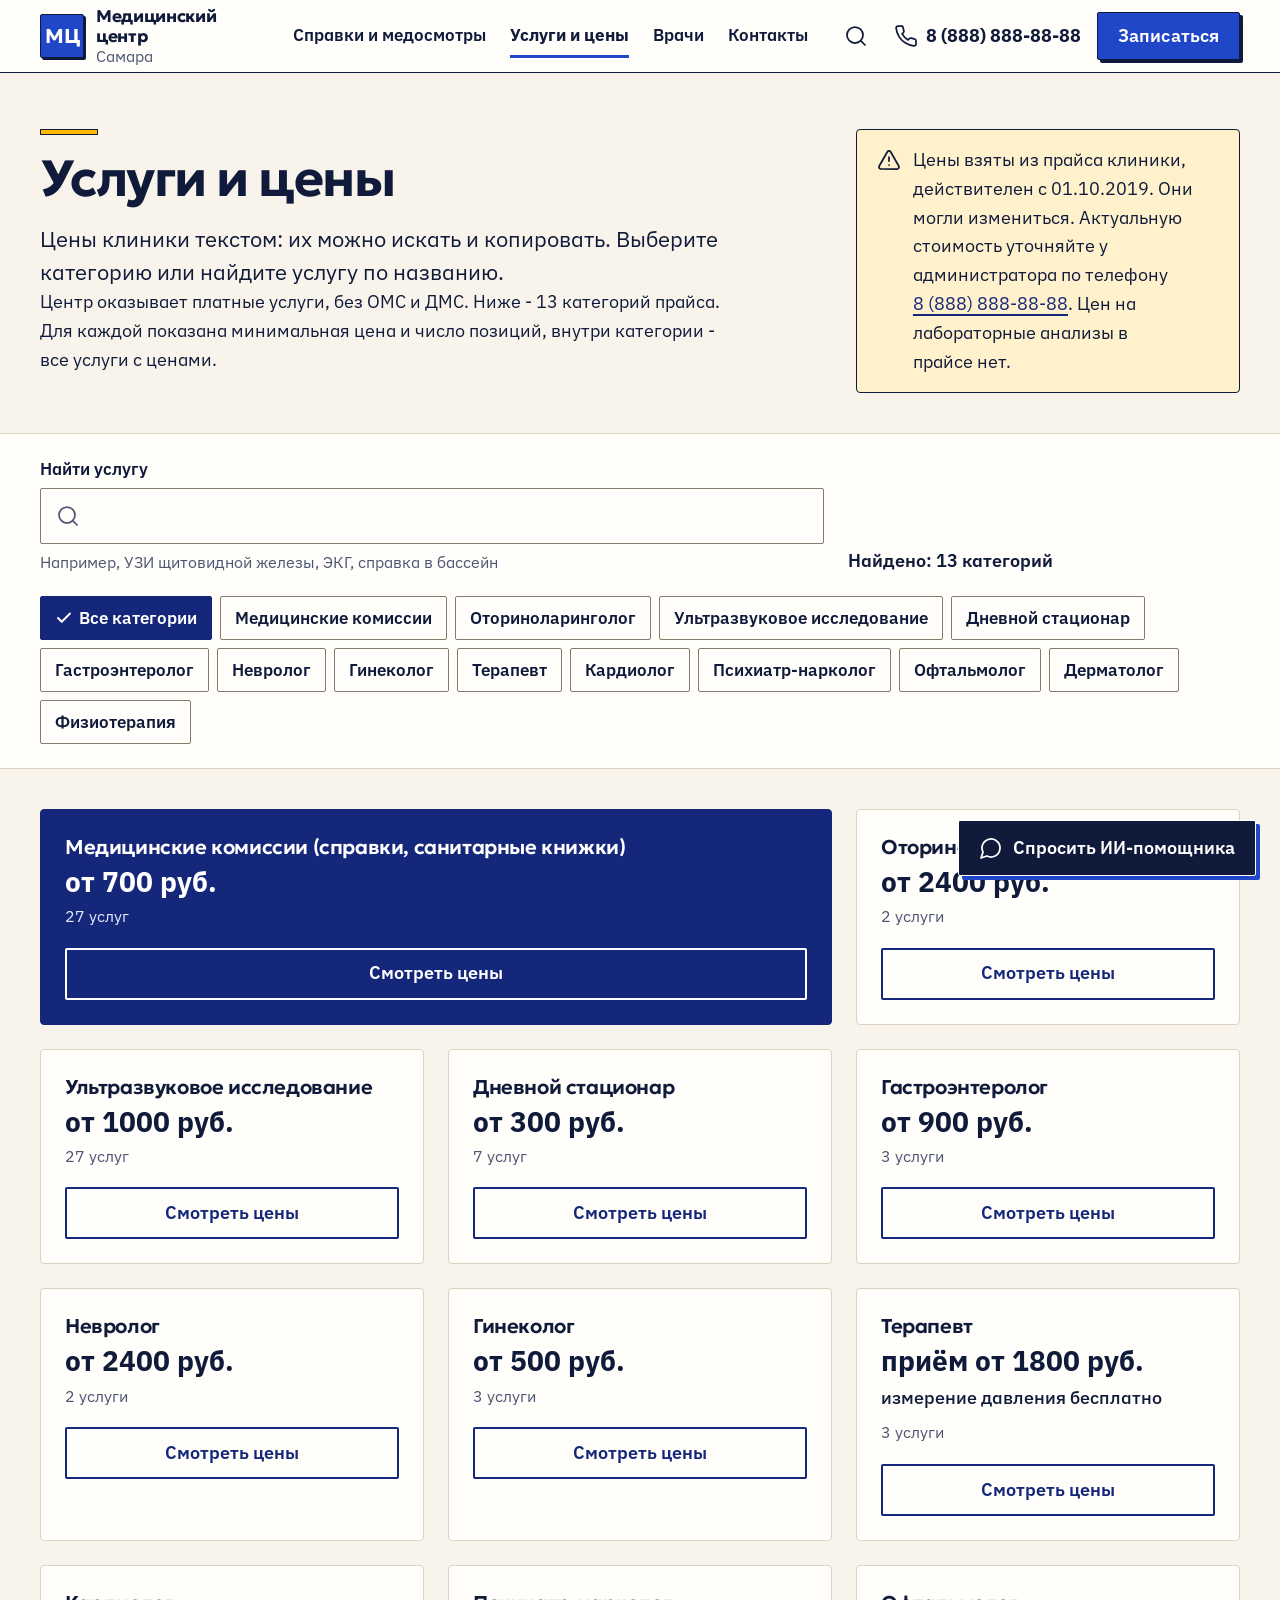
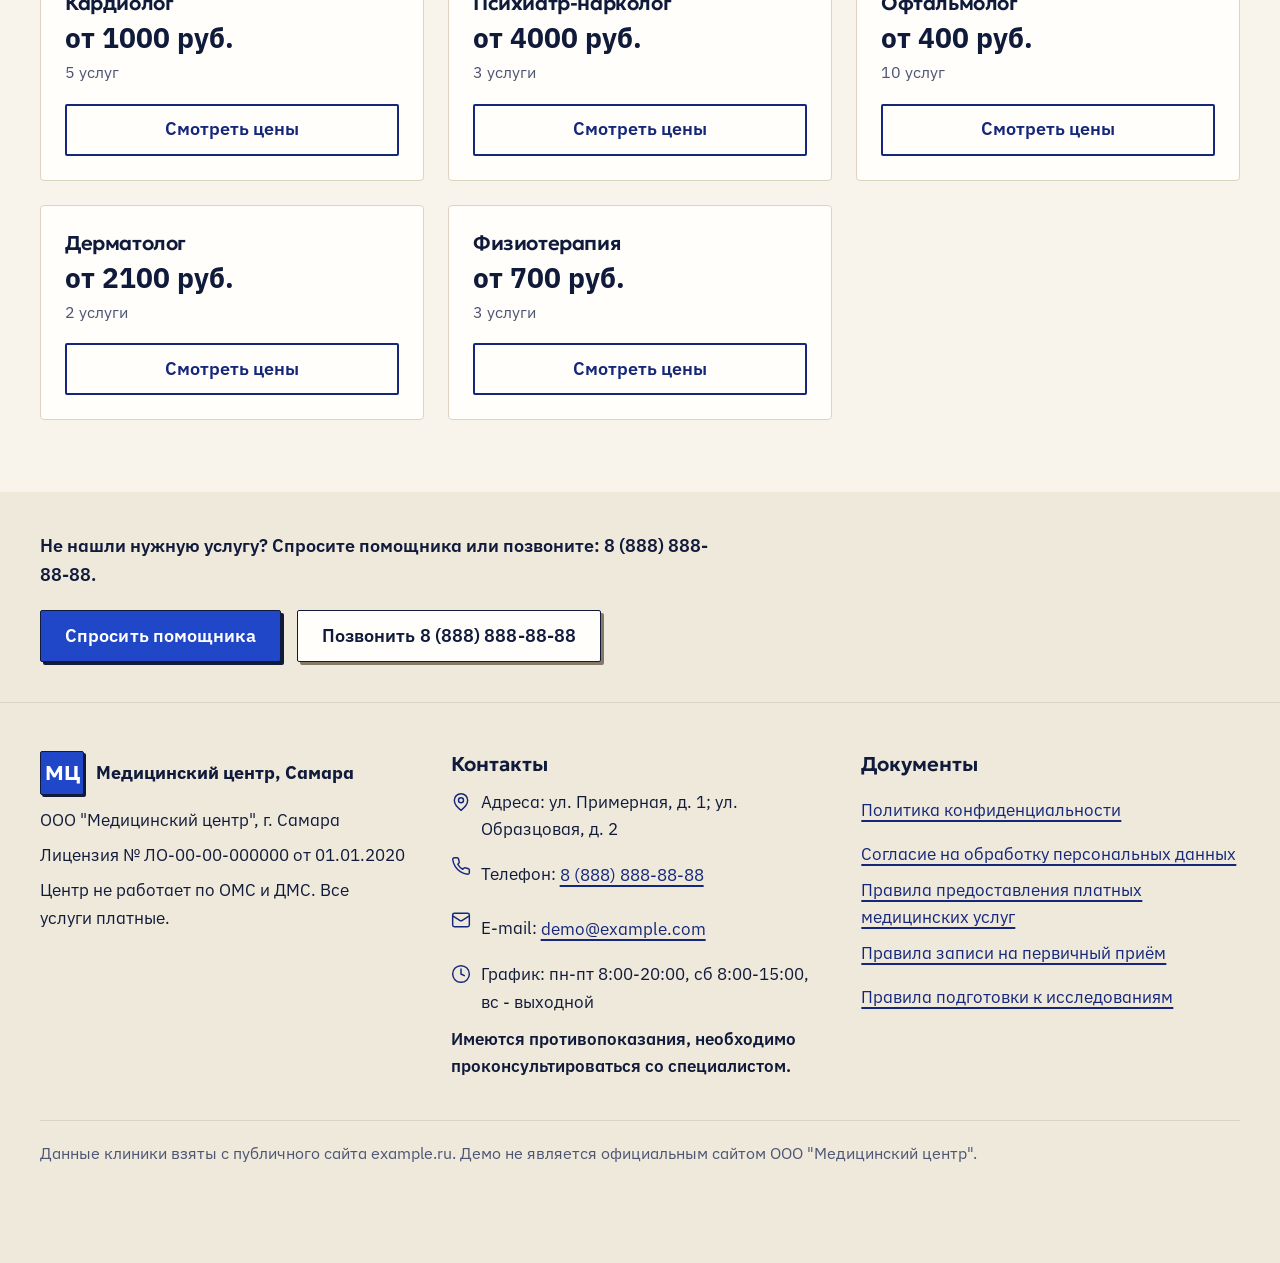
<file: uslugi.html>
<!DOCTYPE html>
<html lang="ru">
<head>
<meta charset="utf-8">
<meta name="viewport" content="width=device-width, initial-scale=1">
<meta name="robots" content="noindex, nofollow">
<title>Услуги и цены: прайс медицинского центра в Самаре с поиском (демо)</title>
<meta name="description" content="Демо-версия сайта медицинского центра в Самаре: прайс клиники текстом, 13 категорий, поиск по услугам. Приём врачей, УЗИ, ЭКГ, дневной стационар, медицинские комиссии. Цены по прайсу от 01.10.2019.">
<link rel="icon" href="data:image/svg+xml,%3Csvg xmlns='http://www.w3.org/2000/svg' viewBox='0 0 32 32'%3E%3Crect width='32' height='32' rx='6' fill='%23075E44'/%3E%3C/svg%3E">
<link rel="preconnect" href="https://fonts.googleapis.com">
<link rel="preconnect" href="https://fonts.gstatic.com" crossorigin>
<link href="https://fonts.googleapis.com/css2?family=Geologica:wght@500..700&family=IBM+Plex+Sans:wght@400;500;600;700&display=swap" rel="stylesheet">
<link rel="stylesheet" href="css/styles.css?v=20261022b">
<script>document.documentElement.className += ' js';</script>
</head>
<body data-root="" data-page="uslugi">
<svg xmlns="http://www.w3.org/2000/svg" style="position:absolute;width:0;height:0;overflow:hidden" aria-hidden="true" focusable="false">
<defs>
<symbol id="i-phone" viewBox="0 0 24 24"><path d="M22 16.92v3a2 2 0 0 1-2.18 2 19.79 19.79 0 0 1-8.63-3.07 19.5 19.5 0 0 1-6-6 19.79 19.79 0 0 1-3.07-8.67A2 2 0 0 1 4.11 2h3a2 2 0 0 1 2 1.72 12.84 12.84 0 0 0 .7 2.81 2 2 0 0 1-.45 2.11L8.09 9.91a16 16 0 0 0 6 6l1.27-1.27a2 2 0 0 1 2.11-.45 12.84 12.84 0 0 0 2.81.7A2 2 0 0 1 22 16.92z"/></symbol>
<symbol id="i-map-pin" viewBox="0 0 24 24"><path d="M20 10c0 6-8 12-8 12s-8-6-8-12a8 8 0 0 1 16 0z"/><circle cx="12" cy="10" r="3"/></symbol>
<symbol id="i-clock" viewBox="0 0 24 24"><circle cx="12" cy="12" r="10"/><path d="M12 6v6l4 2"/></symbol>
<symbol id="i-search" viewBox="0 0 24 24"><circle cx="11" cy="11" r="8"/><path d="m21 21-4.3-4.3"/></symbol>
<symbol id="i-menu" viewBox="0 0 24 24"><path d="M4 6h16M4 12h16M4 18h16"/></symbol>
<symbol id="i-x" viewBox="0 0 24 24"><path d="M18 6 6 18M6 6l12 12"/></symbol>
<symbol id="i-chevron-down" viewBox="0 0 24 24"><path d="m6 9 6 6 6-6"/></symbol>
<symbol id="i-chevron-right" viewBox="0 0 24 24"><path d="m9 18 6-6-6-6"/></symbol>
<symbol id="i-chevron-left" viewBox="0 0 24 24"><path d="m15 18-6-6 6-6"/></symbol>
<symbol id="i-check" viewBox="0 0 24 24"><path d="M20 6 9 17l-5-5"/></symbol>
<symbol id="i-triangle-alert" viewBox="0 0 24 24"><path d="m21.73 18-8-14a2 2 0 0 0-3.48 0l-8 14A2 2 0 0 0 4 21h16a2 2 0 0 0 1.73-3"/><path d="M12 9v4"/><path d="M12 17h.01"/></symbol>
<symbol id="i-info" viewBox="0 0 24 24"><circle cx="12" cy="12" r="10"/><path d="M12 16v-4"/><path d="M12 8h.01"/></symbol>
<symbol id="i-message-circle" viewBox="0 0 24 24"><path d="M7.9 20A9 9 0 1 0 4 16.1L2 22Z"/></symbol>
<symbol id="i-send" viewBox="0 0 24 24"><path d="m22 2-7 20-4-9-9-4Z"/><path d="M22 2 11 13"/></symbol>
<symbol id="i-mail" viewBox="0 0 24 24"><rect width="20" height="16" x="2" y="4" rx="2"/><path d="m22 7-8.97 5.7a1.94 1.94 0 0 1-2.06 0L2 7"/></symbol>
<symbol id="i-file-check" viewBox="0 0 24 24"><path d="M15 2H6a2 2 0 0 0-2 2v16a2 2 0 0 0 2 2h12a2 2 0 0 0 2-2V7Z"/><path d="M14 2v4a2 2 0 0 0 2 2h4"/><path d="m9 15 2 2 4-4"/></symbol>
<symbol id="i-file-text" viewBox="0 0 24 24"><path d="M15 2H6a2 2 0 0 0-2 2v16a2 2 0 0 0 2 2h12a2 2 0 0 0 2-2V7Z"/><path d="M14 2v4a2 2 0 0 0 2 2h4"/><path d="M10 9H8M16 13H8M16 17H8"/></symbol>
<symbol id="i-stethoscope" viewBox="0 0 24 24"><path d="M11 2v2"/><path d="M5 2v2"/><path d="M5 3H4a2 2 0 0 0-2 2v4a6 6 0 0 0 12 0V5a2 2 0 0 0-2-2h-1"/><path d="M8 15a6 6 0 0 0 12 0v-3"/><circle cx="20" cy="10" r="2"/></symbol>
<symbol id="i-building" viewBox="0 0 24 24"><path d="M6 22V4a2 2 0 0 1 2-2h8a2 2 0 0 1 2 2v18Z"/><path d="M6 12H4a2 2 0 0 0-2 2v6a2 2 0 0 0 2 2h2"/><path d="M18 9h2a2 2 0 0 1 2 2v9a2 2 0 0 1-2 2h-2"/><path d="M10 6h4M10 10h4M10 14h4M10 18h4"/></symbol>
<symbol id="i-waves" viewBox="0 0 24 24"><path d="M2 6c.6.5 1.2 1 2.5 1C7 7 7 5 9.5 5c2.6 0 2.4 2 5 2 2.5 0 2.5-2 5-2 1.3 0 1.9.5 2.5 1"/><path d="M2 12c.6.5 1.2 1 2.5 1 2.5 0 2.5-2 5-2 2.6 0 2.4 2 5 2 2.5 0 2.5-2 5-2 1.3 0 1.9.5 2.5 1"/><path d="M2 18c.6.5 1.2 1 2.5 1 2.5 0 2.5-2 5-2 2.6 0 2.4 2 5 2 2.5 0 2.5-2 5-2 1.3 0 1.9.5 2.5 1"/></symbol>
<symbol id="i-drip" viewBox="0 0 24 24"><path d="M12 1v2"/><rect x="7" y="3" width="10" height="9" rx="2"/><path d="M12 12v4"/><path d="M12 22c-1.7-1.5-2.8-2.8-2.8-4a2.8 2.8 0 0 1 5.6 0c0 1.2-1.1 2.5-2.8 4z"/></symbol>
<symbol id="i-calendar-check" viewBox="0 0 24 24"><path d="M8 2v4M16 2v4"/><rect width="18" height="18" x="3" y="4" rx="2"/><path d="M3 10h18"/><path d="m9 16 2 2 4-4"/></symbol>
<symbol id="i-pill" viewBox="0 0 24 24"><path d="m10.5 20.5 10-10a4.95 4.95 0 1 0-7-7l-10 10a4.95 4.95 0 1 0 7 7Z"/><path d="m8.5 8.5 7 7"/></symbol>
<symbol id="i-shield-check" viewBox="0 0 24 24"><path d="M20 13c0 5-3.5 7.5-7.66 8.95a1 1 0 0 1-.67-.01C7.5 20.5 4 18 4 13V6a1 1 0 0 1 1-1c2 0 4.5-1.2 6.24-2.72a1.17 1.17 0 0 1 1.52 0C14.51 3.81 17 5 19 5a1 1 0 0 1 1 1z"/><path d="m9 12 2 2 4-4"/></symbol>
</defs>
</svg>

<a class="skip-link" href="#main">Перейти к содержимому</a>
<header class="site-header" id="site-header">
  <div class="container header-row">
    <a class="brand" href="index.html" aria-label="Медицинский центр, Самара, на главную">
      <span class="brand-mark" aria-hidden="true">МЦ</span>
      <span class="brand-text"><span class="brand-name">Медицинский центр</span><span class="brand-city">Самара</span></span>
    </a>
    <nav class="main-nav" aria-label="Основное меню">
      <ul>
        <li><a href="spravki/index.html">Справки и медосмотры</a></li>
        <li><a href="uslugi.html" aria-current="page">Услуги и цены</a></li>
        <li><a href="vrachi.html">Врачи</a></li>
        <li><a href="kontakty.html">Контакты</a></li>
      </ul>
    </nav>
    <button class="icon-btn" id="search-btn" type="button" aria-label="Поиск по сайту" aria-expanded="false" aria-controls="search-bar"><svg class="icon" aria-hidden="true"><use href="#i-search"/></svg></button>
    <span class="demo-badge">Демо</span>
    <button class="menu-btn" id="menu-btn" type="button" aria-expanded="false" aria-controls="menu-panel"><svg class="icon" aria-hidden="true"><use href="#i-menu"/></svg><span class="menu-btn-label">Меню</span></button>
    <a class="header-phone" href="tel:+78888888888"><svg class="icon" aria-hidden="true"><use href="#i-phone"/></svg><span>8&nbsp;(888)&nbsp;888-88-88</span></a>
    <a class="btn btn-primary btn-header header-cta" href="zapis.html">Записаться</a>
  </div>
  <div class="search-bar" id="search-bar" hidden>
    <div class="container search-bar-row">
      <div class="search" data-search>
        <label class="field-label" for="q-bar">Найти справку, врача или услугу</label>
        <div class="search-field"><svg class="icon" aria-hidden="true"><use href="#i-search"/></svg><input class="input search-input" id="q-bar" type="search" placeholder="Например, справка в бассейн, УЗИ, кардиолог" autocomplete="off" enterkeyhint="search"></div>
        <div class="search-results" hidden></div>
      </div>
      <button class="btn btn-secondary btn-sm" type="button" data-search-close>Закрыть</button>
    </div>
  </div>
  <div class="menu-panel" id="menu-panel" hidden>
    <div class="container menu-inner">
      <div class="search" data-search>
        <label class="field-label" for="q-menu">Найти справку, врача или услугу</label>
        <div class="search-field"><svg class="icon" aria-hidden="true"><use href="#i-search"/></svg><input class="input search-input" id="q-menu" type="search" placeholder="Например, справка в бассейн, УЗИ, кардиолог" autocomplete="off" enterkeyhint="search"></div>
        <div class="search-results" hidden></div>
      </div>
      <nav aria-label="Меню сайта">
        <ul class="menu-list">
          <li><a href="spravki/index.html">Справки и медосмотры<svg class="icon" aria-hidden="true"><use href="#i-chevron-right"/></svg></a></li>
          <li><a href="uslugi.html" aria-current="page">Услуги и цены<svg class="icon" aria-hidden="true"><use href="#i-chevron-right"/></svg></a></li>
          <li><a href="vrachi.html">Врачи<svg class="icon" aria-hidden="true"><use href="#i-chevron-right"/></svg></a></li>
          <li><a href="kontakty.html">Контакты<svg class="icon" aria-hidden="true"><use href="#i-chevron-right"/></svg></a></li>
          <li><a href="zapis.html">Запись онлайн<svg class="icon" aria-hidden="true"><use href="#i-chevron-right"/></svg></a></li>
        </ul>
      </nav>
      <div class="menu-actions">
        <a class="btn btn-primary btn-block" href="zapis.html">Записаться</a>
        <a class="btn btn-secondary btn-block" href="tel:+78888888888">Позвонить 8&nbsp;(888)&nbsp;888-88-88</a>
      </div>
      <p class="menu-note">Пн-пт 8:00-20:00, сб 8:00-15:00, вс - выходной.<br>Без ОМС и ДМС.</p>
    </div>
  </div>
</header>

<main id="main" tabindex="-1">

<section class="page-head">
  <div class="container page-head-grid">
    <div>
      <h1>Услуги и цены</h1>
      <p class="lead">Цены клиники текстом: их можно искать и копировать. Выберите категорию или найдите услугу по названию.</p>
      <p>Центр оказывает платные услуги, без ОМС и ДМС. Ниже - 13 категорий прайса. Для каждой показана минимальная цена и число позиций, внутри категории - все услуги с ценами.</p>
    </div>
    <div class="callout"><svg class="icon" aria-hidden="true"><use href="#i-triangle-alert"/></svg><p>Цены взяты из прайса клиники, действителен с 01.10.2019. Они могли измениться. Актуальную стоимость уточняйте у администратора по телефону <a href="tel:+78888888888">8&nbsp;(888)&nbsp;888-88-88</a>. Цен на лабораторные анализы в прайсе нет.</p></div>
  </div>
</section>

<section class="toolbar" id="cat-toolbar" aria-label="Поиск и фильтр по категориям">
  <div class="container">
    <div class="toolbar-row">
      <div class="field" style="margin-bottom:0">
        <label for="cat-q">Найти услугу</label>
        <div class="search-field"><svg class="icon" aria-hidden="true"><use href="#i-search"/></svg><input class="input search-input" id="cat-q" type="search" autocomplete="off" enterkeyhint="search" maxlength="100" aria-describedby="cat-q-hint"></div>
        <p class="field-hint" id="cat-q-hint">Например, УЗИ щитовидной железы, ЭКГ, справка в бассейн</p>
      </div>
      <div class="toolbar-state">
        <p class="counter" id="cat-counter" aria-live="polite"></p>
        <button class="btn btn-secondary btn-sm" id="cat-reset" type="button" hidden>Сбросить</button>
      </div>
    </div>
    <div class="chips" id="cat-chips" role="group" aria-label="Категории прайса"></div>
    <div class="select-wrap field" style="margin-bottom:0">
      <label for="cat-select">Категория</label>
      <select class="select" id="cat-select"></select>
    </div>
  </div>
</section>

<section class="catalog" id="catalog" aria-label="Каталог цен">
  <div class="container">
    <div id="cat-view" tabindex="-1"></div>
  </div>
</section>

<div class="minibar" id="minibar" hidden>
  <div class="container">
    <p class="minibar-title" id="minibar-title"></p>
    <button class="btn btn-secondary btn-sm" type="button" data-action="all">Все категории</button>
  </div>
</div>

<section class="ask-end">
  <div class="container">
    <p>Не нашли нужную услугу? Спросите помощника или позвоните: 8&nbsp;(888)&nbsp;888-88-88.</p>
    <div class="btn-row">
      <button class="btn btn-primary" type="button" data-open-chat>Спросить помощника</button>
      <a class="btn btn-secondary" href="tel:+78888888888">Позвонить 8&nbsp;(888)&nbsp;888-88-88</a>
    </div>
  </div>
</section>

</main>

<footer class="site-footer">
  <div class="container">
    <div class="footer-grid">
      <div class="footer-col">
        <div class="footer-brand"><span class="brand-mark" aria-hidden="true">МЦ</span><span>Медицинский центр, Самара</span></div>
        <p>ООО "Медицинский центр", г. Самара</p>
        <p>Лицензия № ЛО-00-00-000000 от 01.01.2020</p>
        <p>Центр не работает по ОМС и ДМС. Все услуги платные.</p>
      </div>
      <div class="footer-col">
        <p class="footer-h">Контакты</p>
        <div class="footer-line"><svg class="icon icon-20" aria-hidden="true"><use href="#i-map-pin"/></svg><span>Адреса: ул. Примерная, д. 1; ул. Образцовая, д. 2</span></div>
        <div class="footer-line"><svg class="icon icon-20" aria-hidden="true"><use href="#i-phone"/></svg><span>Телефон: <a href="tel:+78888888888">8&nbsp;(888)&nbsp;888-88-88</a></span></div>
        <div class="footer-line"><svg class="icon icon-20" aria-hidden="true"><use href="#i-mail"/></svg><span>E-mail: <a href="mailto:demo@example.com">demo@example.com</a></span></div>
        <div class="footer-line"><svg class="icon icon-20" aria-hidden="true"><use href="#i-clock"/></svg><span>График: пн-пт 8:00-20:00, сб 8:00-15:00, вс - выходной</span></div>
        <p class="footer-warn">Имеются противопоказания, необходимо проконсультироваться со специалистом.</p>
      </div>
      <div class="footer-col">
        <p class="footer-h">Документы</p>
        <ul>
          <li><a href="politika.html">Политика конфиденциальности</a></li>
          <li><a href="politika.html#soglasie">Согласие на обработку персональных данных</a></li>
          <li><a href="#" target="_blank" rel="noopener noreferrer">Правила предоставления платных медицинских услуг<span class="sr-only"> (на сайте клиники, откроется в новой вкладке)</span></a></li>
          <li><a href="#" target="_blank" rel="noopener noreferrer">Правила записи на первичный приём<span class="sr-only"> (на сайте клиники, откроется в новой вкладке)</span></a></li>
          <li><a href="#" target="_blank" rel="noopener noreferrer">Правила подготовки к исследованиям<span class="sr-only"> (на сайте клиники, откроется в новой вкладке)</span></a></li>
        </ul>
      </div>
    </div>
    <p class="footer-note">Данные клиники взяты с публичного сайта example.ru. Демо не является официальным сайтом ООО "Медицинский центр".</p>
  </div>
</footer>

<nav class="bottombar" aria-label="Быстрые действия">
  <a href="tel:+78888888888"><svg class="icon" aria-hidden="true"><use href="#i-phone"/></svg><span>Позвонить</span></a>
  <a class="bb-primary" href="zapis.html"><svg class="icon" aria-hidden="true"><use href="#i-calendar-check"/></svg><span>Записаться</span></a>
  <button type="button" data-open-chat><svg class="icon" aria-hidden="true"><use href="#i-message-circle"/></svg><span>Помощник</span></button>
</nav>

<script src="js/prices.js?v=20261022b"></script>
<script src="js/main.js?v=20261022b"></script>
<script src="js/kb.js?v=20261022b"></script>
<script src="js/chat.js?v=20261022b"></script>
</body>
</html>
</file>
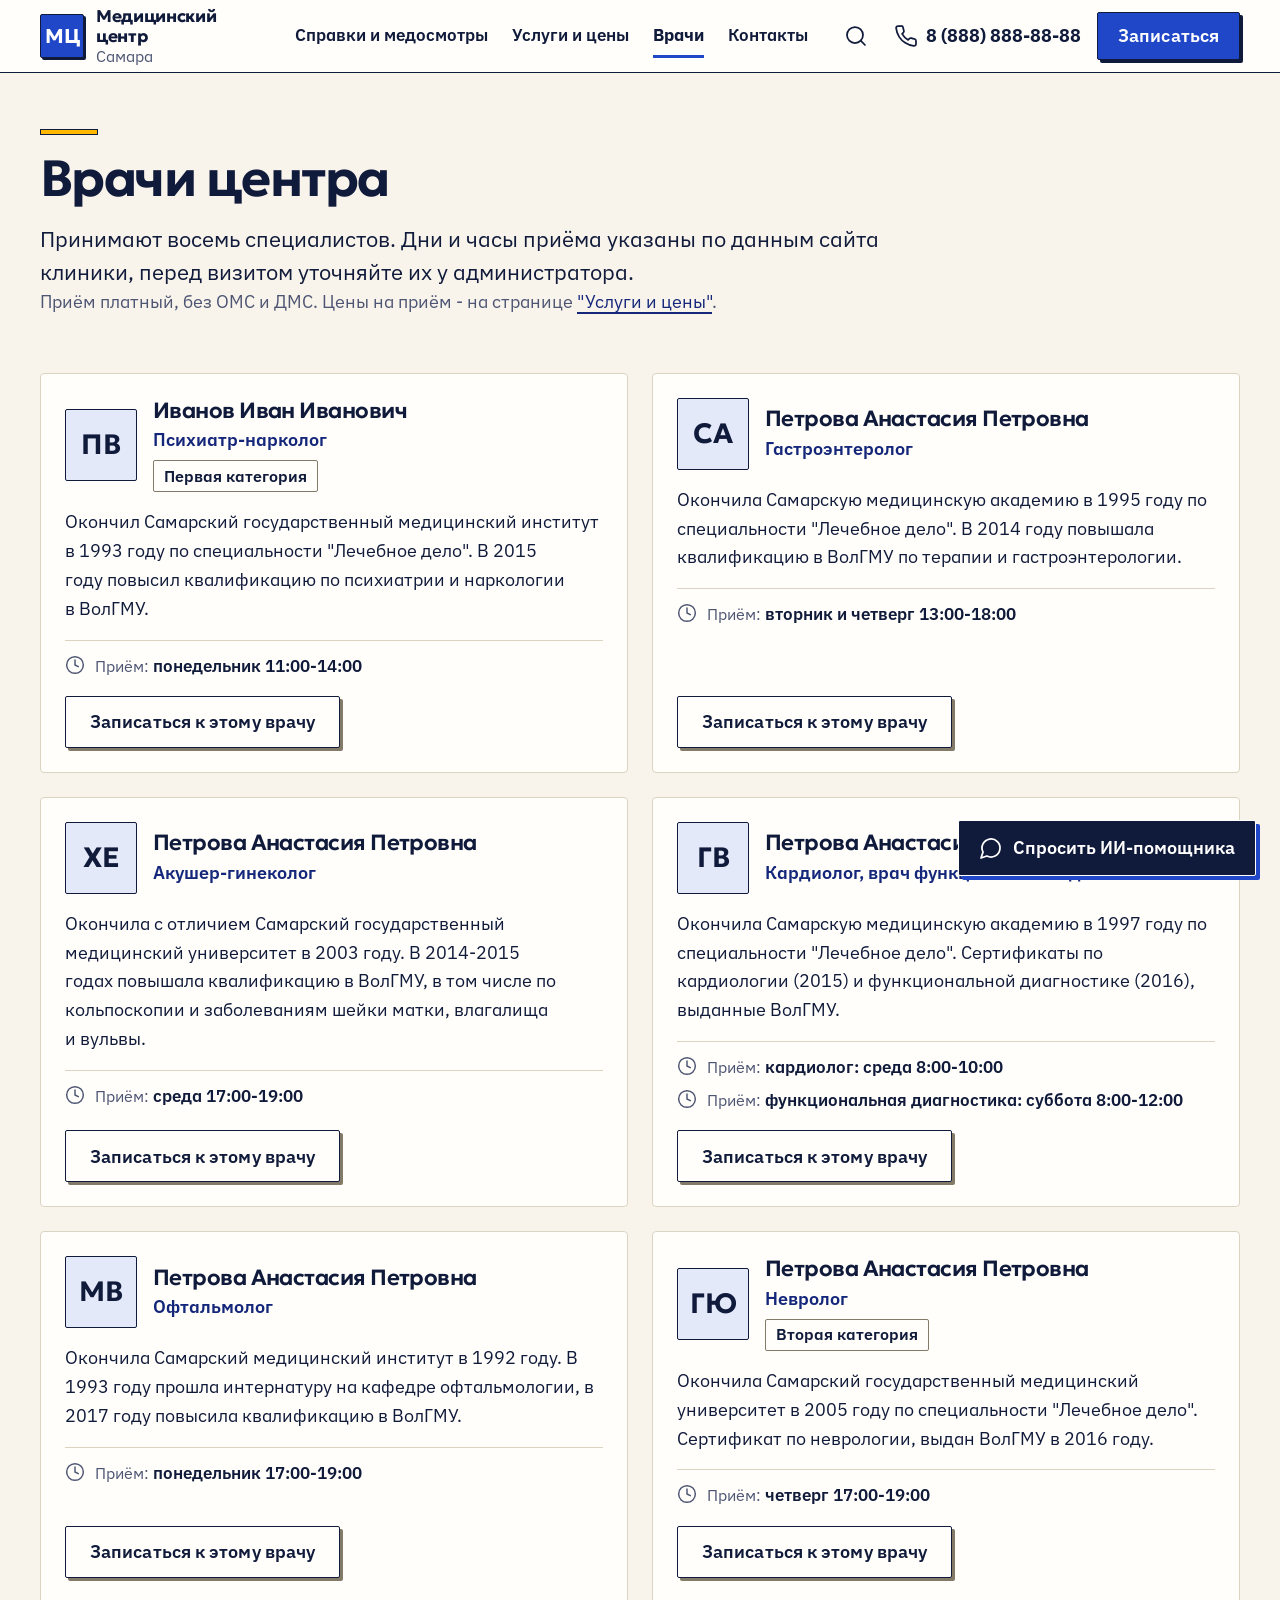
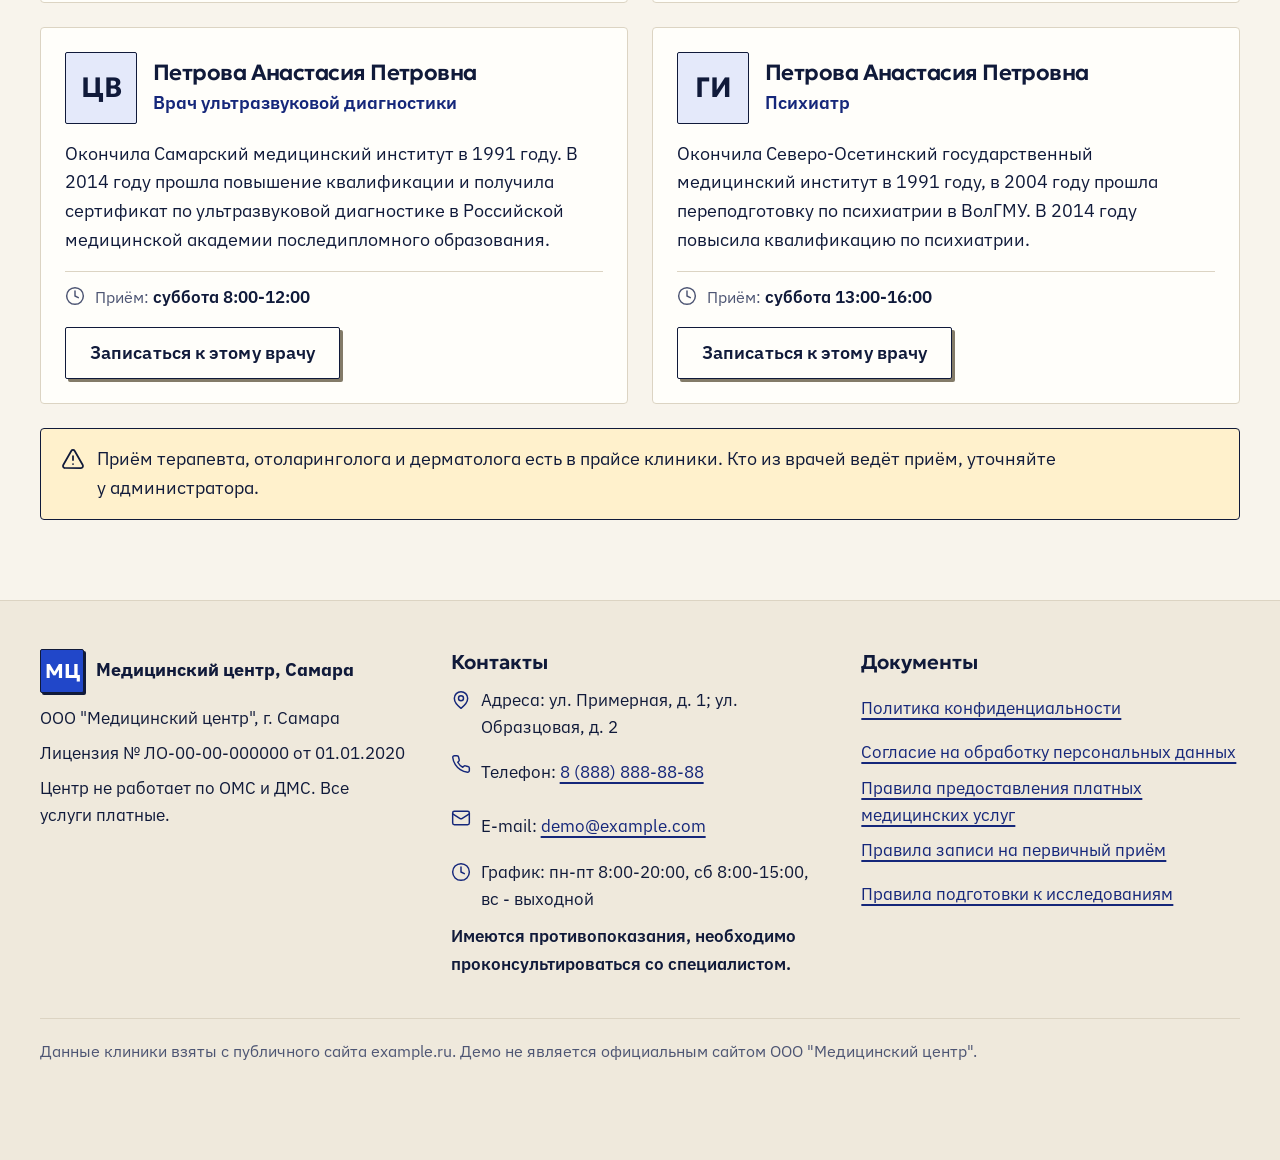
<file: vrachi.html>
<!DOCTYPE html>
<html lang="ru">
<head>
<meta charset="utf-8">
<meta name="viewport" content="width=device-width, initial-scale=1">
<meta name="robots" content="noindex, nofollow">
<title>Врачи медицинского центра в Самаре: специалисты и дни приёма (демо)</title>
<meta name="description" content="Демо-версия сайта медицинского центра в Самаре: восемь специалистов, образование и квалификация, дни и часы приёма по данным сайта клиники. Запись к врачу онлайн.">
<link rel="icon" href="data:image/svg+xml,%3Csvg xmlns='http://www.w3.org/2000/svg' viewBox='0 0 32 32'%3E%3Crect width='32' height='32' rx='6' fill='%23075E44'/%3E%3C/svg%3E">
<link rel="preconnect" href="https://fonts.googleapis.com">
<link rel="preconnect" href="https://fonts.gstatic.com" crossorigin>
<link href="https://fonts.googleapis.com/css2?family=Geologica:wght@500..700&family=IBM+Plex+Sans:wght@400;500;600;700&display=swap" rel="stylesheet">
<link rel="stylesheet" href="css/styles.css?v=20261022b">
<script>document.documentElement.className += ' js';</script>
</head>
<body data-root="" data-page="vrachi">
<svg xmlns="http://www.w3.org/2000/svg" style="position:absolute;width:0;height:0;overflow:hidden" aria-hidden="true" focusable="false">
<defs>
<symbol id="i-phone" viewBox="0 0 24 24"><path d="M22 16.92v3a2 2 0 0 1-2.18 2 19.79 19.79 0 0 1-8.63-3.07 19.5 19.5 0 0 1-6-6 19.79 19.79 0 0 1-3.07-8.67A2 2 0 0 1 4.11 2h3a2 2 0 0 1 2 1.72 12.84 12.84 0 0 0 .7 2.81 2 2 0 0 1-.45 2.11L8.09 9.91a16 16 0 0 0 6 6l1.27-1.27a2 2 0 0 1 2.11-.45 12.84 12.84 0 0 0 2.81.7A2 2 0 0 1 22 16.92z"/></symbol>
<symbol id="i-map-pin" viewBox="0 0 24 24"><path d="M20 10c0 6-8 12-8 12s-8-6-8-12a8 8 0 0 1 16 0z"/><circle cx="12" cy="10" r="3"/></symbol>
<symbol id="i-clock" viewBox="0 0 24 24"><circle cx="12" cy="12" r="10"/><path d="M12 6v6l4 2"/></symbol>
<symbol id="i-search" viewBox="0 0 24 24"><circle cx="11" cy="11" r="8"/><path d="m21 21-4.3-4.3"/></symbol>
<symbol id="i-menu" viewBox="0 0 24 24"><path d="M4 6h16M4 12h16M4 18h16"/></symbol>
<symbol id="i-x" viewBox="0 0 24 24"><path d="M18 6 6 18M6 6l12 12"/></symbol>
<symbol id="i-chevron-down" viewBox="0 0 24 24"><path d="m6 9 6 6 6-6"/></symbol>
<symbol id="i-chevron-right" viewBox="0 0 24 24"><path d="m9 18 6-6-6-6"/></symbol>
<symbol id="i-chevron-left" viewBox="0 0 24 24"><path d="m15 18-6-6 6-6"/></symbol>
<symbol id="i-check" viewBox="0 0 24 24"><path d="M20 6 9 17l-5-5"/></symbol>
<symbol id="i-triangle-alert" viewBox="0 0 24 24"><path d="m21.73 18-8-14a2 2 0 0 0-3.48 0l-8 14A2 2 0 0 0 4 21h16a2 2 0 0 0 1.73-3"/><path d="M12 9v4"/><path d="M12 17h.01"/></symbol>
<symbol id="i-info" viewBox="0 0 24 24"><circle cx="12" cy="12" r="10"/><path d="M12 16v-4"/><path d="M12 8h.01"/></symbol>
<symbol id="i-message-circle" viewBox="0 0 24 24"><path d="M7.9 20A9 9 0 1 0 4 16.1L2 22Z"/></symbol>
<symbol id="i-send" viewBox="0 0 24 24"><path d="m22 2-7 20-4-9-9-4Z"/><path d="M22 2 11 13"/></symbol>
<symbol id="i-mail" viewBox="0 0 24 24"><rect width="20" height="16" x="2" y="4" rx="2"/><path d="m22 7-8.97 5.7a1.94 1.94 0 0 1-2.06 0L2 7"/></symbol>
<symbol id="i-file-check" viewBox="0 0 24 24"><path d="M15 2H6a2 2 0 0 0-2 2v16a2 2 0 0 0 2 2h12a2 2 0 0 0 2-2V7Z"/><path d="M14 2v4a2 2 0 0 0 2 2h4"/><path d="m9 15 2 2 4-4"/></symbol>
<symbol id="i-file-text" viewBox="0 0 24 24"><path d="M15 2H6a2 2 0 0 0-2 2v16a2 2 0 0 0 2 2h12a2 2 0 0 0 2-2V7Z"/><path d="M14 2v4a2 2 0 0 0 2 2h4"/><path d="M10 9H8M16 13H8M16 17H8"/></symbol>
<symbol id="i-stethoscope" viewBox="0 0 24 24"><path d="M11 2v2"/><path d="M5 2v2"/><path d="M5 3H4a2 2 0 0 0-2 2v4a6 6 0 0 0 12 0V5a2 2 0 0 0-2-2h-1"/><path d="M8 15a6 6 0 0 0 12 0v-3"/><circle cx="20" cy="10" r="2"/></symbol>
<symbol id="i-building" viewBox="0 0 24 24"><path d="M6 22V4a2 2 0 0 1 2-2h8a2 2 0 0 1 2 2v18Z"/><path d="M6 12H4a2 2 0 0 0-2 2v6a2 2 0 0 0 2 2h2"/><path d="M18 9h2a2 2 0 0 1 2 2v9a2 2 0 0 1-2 2h-2"/><path d="M10 6h4M10 10h4M10 14h4M10 18h4"/></symbol>
<symbol id="i-waves" viewBox="0 0 24 24"><path d="M2 6c.6.5 1.2 1 2.5 1C7 7 7 5 9.5 5c2.6 0 2.4 2 5 2 2.5 0 2.5-2 5-2 1.3 0 1.9.5 2.5 1"/><path d="M2 12c.6.5 1.2 1 2.5 1 2.5 0 2.5-2 5-2 2.6 0 2.4 2 5 2 2.5 0 2.5-2 5-2 1.3 0 1.9.5 2.5 1"/><path d="M2 18c.6.5 1.2 1 2.5 1 2.5 0 2.5-2 5-2 2.6 0 2.4 2 5 2 2.5 0 2.5-2 5-2 1.3 0 1.9.5 2.5 1"/></symbol>
<symbol id="i-drip" viewBox="0 0 24 24"><path d="M12 1v2"/><rect x="7" y="3" width="10" height="9" rx="2"/><path d="M12 12v4"/><path d="M12 22c-1.7-1.5-2.8-2.8-2.8-4a2.8 2.8 0 0 1 5.6 0c0 1.2-1.1 2.5-2.8 4z"/></symbol>
<symbol id="i-calendar-check" viewBox="0 0 24 24"><path d="M8 2v4M16 2v4"/><rect width="18" height="18" x="3" y="4" rx="2"/><path d="M3 10h18"/><path d="m9 16 2 2 4-4"/></symbol>
<symbol id="i-pill" viewBox="0 0 24 24"><path d="m10.5 20.5 10-10a4.95 4.95 0 1 0-7-7l-10 10a4.95 4.95 0 1 0 7 7Z"/><path d="m8.5 8.5 7 7"/></symbol>
<symbol id="i-shield-check" viewBox="0 0 24 24"><path d="M20 13c0 5-3.5 7.5-7.66 8.95a1 1 0 0 1-.67-.01C7.5 20.5 4 18 4 13V6a1 1 0 0 1 1-1c2 0 4.5-1.2 6.24-2.72a1.17 1.17 0 0 1 1.52 0C14.51 3.81 17 5 19 5a1 1 0 0 1 1 1z"/><path d="m9 12 2 2 4-4"/></symbol>
</defs>
</svg>

<a class="skip-link" href="#main">Перейти к содержимому</a>
<header class="site-header" id="site-header">
  <div class="container header-row">
    <a class="brand" href="index.html" aria-label="Медицинский центр, Самара, на главную">
      <span class="brand-mark" aria-hidden="true">МЦ</span>
      <span class="brand-text"><span class="brand-name">Медицинский центр</span><span class="brand-city">Самара</span></span>
    </a>
    <nav class="main-nav" aria-label="Основное меню">
      <ul>
        <li><a href="spravki/index.html">Справки и медосмотры</a></li>
        <li><a href="uslugi.html">Услуги и цены</a></li>
        <li><a href="vrachi.html" aria-current="page">Врачи</a></li>
        <li><a href="kontakty.html">Контакты</a></li>
      </ul>
    </nav>
    <button class="icon-btn" id="search-btn" type="button" aria-label="Поиск по сайту" aria-expanded="false" aria-controls="search-bar"><svg class="icon" aria-hidden="true"><use href="#i-search"/></svg></button>
    <span class="demo-badge">Демо</span>
    <button class="menu-btn" id="menu-btn" type="button" aria-expanded="false" aria-controls="menu-panel"><svg class="icon" aria-hidden="true"><use href="#i-menu"/></svg><span class="menu-btn-label">Меню</span></button>
    <a class="header-phone" href="tel:+78888888888"><svg class="icon" aria-hidden="true"><use href="#i-phone"/></svg><span>8&nbsp;(888)&nbsp;888-88-88</span></a>
    <a class="btn btn-primary btn-header header-cta" href="zapis.html">Записаться</a>
  </div>
  <div class="search-bar" id="search-bar" hidden>
    <div class="container search-bar-row">
      <div class="search" data-search>
        <label class="field-label" for="q-bar">Найти справку, врача или услугу</label>
        <div class="search-field"><svg class="icon" aria-hidden="true"><use href="#i-search"/></svg><input class="input search-input" id="q-bar" type="search" placeholder="Например, справка в бассейн, УЗИ, кардиолог" autocomplete="off" enterkeyhint="search"></div>
        <div class="search-results" hidden></div>
      </div>
      <button class="btn btn-secondary btn-sm" type="button" data-search-close>Закрыть</button>
    </div>
  </div>
  <div class="menu-panel" id="menu-panel" hidden>
    <div class="container menu-inner">
      <div class="search" data-search>
        <label class="field-label" for="q-menu">Найти справку, врача или услугу</label>
        <div class="search-field"><svg class="icon" aria-hidden="true"><use href="#i-search"/></svg><input class="input search-input" id="q-menu" type="search" placeholder="Например, справка в бассейн, УЗИ, кардиолог" autocomplete="off" enterkeyhint="search"></div>
        <div class="search-results" hidden></div>
      </div>
      <nav aria-label="Меню сайта">
        <ul class="menu-list">
          <li><a href="spravki/index.html">Справки и медосмотры<svg class="icon" aria-hidden="true"><use href="#i-chevron-right"/></svg></a></li>
          <li><a href="uslugi.html">Услуги и цены<svg class="icon" aria-hidden="true"><use href="#i-chevron-right"/></svg></a></li>
          <li><a href="vrachi.html" aria-current="page">Врачи<svg class="icon" aria-hidden="true"><use href="#i-chevron-right"/></svg></a></li>
          <li><a href="kontakty.html">Контакты<svg class="icon" aria-hidden="true"><use href="#i-chevron-right"/></svg></a></li>
          <li><a href="zapis.html">Запись онлайн<svg class="icon" aria-hidden="true"><use href="#i-chevron-right"/></svg></a></li>
        </ul>
      </nav>
      <div class="menu-actions">
        <a class="btn btn-primary btn-block" href="zapis.html">Записаться</a>
        <a class="btn btn-secondary btn-block" href="tel:+78888888888">Позвонить 8&nbsp;(888)&nbsp;888-88-88</a>
      </div>
      <p class="menu-note">Пн-пт 8:00-20:00, сб 8:00-15:00, вс - выходной.<br>Без ОМС и ДМС.</p>
    </div>
  </div>
</header>

<main id="main" tabindex="-1">

<section class="page-head">
  <div class="container">
    <h1>Врачи центра</h1>
    <p class="lead">Принимают восемь специалистов. Дни и часы приёма указаны по данным сайта клиники, перед визитом уточняйте их у администратора.</p>
    <p class="muted">Приём платный, без ОМС и ДМС. Цены на приём - на странице <a href="uslugi.html">"Услуги и цены"</a>.</p>
  </div>
</section>

<section class="page-bottom" aria-label="Список врачей">
  <div class="container">
    <div class="doc-grid">

      <article class="doc-card" id="doc-doctor-1">
        <div class="doc-card-head">
          <span class="initials initials--lg" aria-hidden="true">ПВ</span>
          <div>
            <h2>Иванов Иван Иванович</h2>
            <p class="doc-spec-l">Психиатр-нарколог</p>
            <span class="badge">Первая категория</span>
          </div>
        </div>
        <p>Окончил Самарский государственный медицинский институт в 1993 году по специальности "Лечебное дело". В 2015 году повысил квалификацию по психиатрии и наркологии в ВолГМУ.</p>
        <div class="reception">
          <div class="reception-row"><svg class="icon icon-20" aria-hidden="true"><use href="#i-clock"/></svg><span>Приём: <strong>понедельник 11:00-14:00</strong></span></div>
        </div>
        <a class="btn btn-secondary btn-block-m" href="zapis.html?service=priem&amp;doctor=Иванов+И.+И.">Записаться к этому врачу</a>
      </article>

      <article class="doc-card" id="doc-doctor-2">
        <div class="doc-card-head">
          <span class="initials initials--lg" aria-hidden="true">СА</span>
          <div>
            <h2>Петрова Анастасия Петровна</h2>
            <p class="doc-spec-l">Гастроэнтеролог</p>
          </div>
        </div>
        <p>Окончила Самарскую медицинскую академию в 1995 году по специальности "Лечебное дело". В 2014 году повышала квалификацию в ВолГМУ по терапии и гастроэнтерологии.</p>
        <div class="reception">
          <div class="reception-row"><svg class="icon icon-20" aria-hidden="true"><use href="#i-clock"/></svg><span>Приём: <strong>вторник и четверг 13:00-18:00</strong></span></div>
        </div>
        <a class="btn btn-secondary btn-block-m" href="zapis.html?service=priem&amp;doctor=Петрова+А.+П.">Записаться к этому врачу</a>
      </article>

      <article class="doc-card" id="doc-doctor-3">
        <div class="doc-card-head">
          <span class="initials initials--lg" aria-hidden="true">ХЕ</span>
          <div>
            <h2>Петрова Анастасия Петровна</h2>
            <p class="doc-spec-l">Акушер-гинеколог</p>
          </div>
        </div>
        <p>Окончила с отличием Самарский государственный медицинский университет в 2003 году. В 2014-2015 годах повышала квалификацию в ВолГМУ, в том числе по кольпоскопии и заболеваниям шейки матки, влагалища и вульвы.</p>
        <div class="reception">
          <div class="reception-row"><svg class="icon icon-20" aria-hidden="true"><use href="#i-clock"/></svg><span>Приём: <strong>среда 17:00-19:00</strong></span></div>
        </div>
        <a class="btn btn-secondary btn-block-m" href="zapis.html?service=priem&amp;doctor=Петрова+А.+П.">Записаться к этому врачу</a>
      </article>

      <article class="doc-card" id="doc-doctor-4">
        <div class="doc-card-head">
          <span class="initials initials--lg" aria-hidden="true">ГВ</span>
          <div>
            <h2>Петрова Анастасия Петровна</h2>
            <p class="doc-spec-l">Кардиолог, врач функциональной диагностики</p>
          </div>
        </div>
        <p>Окончила Самарскую медицинскую академию в 1997 году по специальности "Лечебное дело". Сертификаты по кардиологии (2015) и функциональной диагностике (2016), выданные ВолГМУ.</p>
        <div class="reception">
          <div class="reception-row"><svg class="icon icon-20" aria-hidden="true"><use href="#i-clock"/></svg><span>Приём: <strong>кардиолог: среда 8:00-10:00</strong></span></div>
          <div class="reception-row"><svg class="icon icon-20" aria-hidden="true"><use href="#i-clock"/></svg><span>Приём: <strong>функциональная диагностика: суббота 8:00-12:00</strong></span></div>
        </div>
        <a class="btn btn-secondary btn-block-m" href="zapis.html?service=priem&amp;doctor=Петрова+А.+П.">Записаться к этому врачу</a>
      </article>

      <article class="doc-card" id="doc-doctor-5">
        <div class="doc-card-head">
          <span class="initials initials--lg" aria-hidden="true">МВ</span>
          <div>
            <h2>Петрова Анастасия Петровна</h2>
            <p class="doc-spec-l">Офтальмолог</p>
          </div>
        </div>
        <p>Окончила Самарский медицинский институт в 1992 году. В 1993 году прошла интернатуру на кафедре офтальмологии, в 2017 году повысила квалификацию в ВолГМУ.</p>
        <div class="reception">
          <div class="reception-row"><svg class="icon icon-20" aria-hidden="true"><use href="#i-clock"/></svg><span>Приём: <strong>понедельник 17:00-19:00</strong></span></div>
        </div>
        <a class="btn btn-secondary btn-block-m" href="zapis.html?service=priem&amp;doctor=Петрова+А.+П.">Записаться к этому врачу</a>
      </article>

      <article class="doc-card" id="doc-doctor-6">
        <div class="doc-card-head">
          <span class="initials initials--lg" aria-hidden="true">ГЮ</span>
          <div>
            <h2>Петрова Анастасия Петровна</h2>
            <p class="doc-spec-l">Невролог</p>
            <span class="badge">Вторая категория</span>
          </div>
        </div>
        <p>Окончила Самарский государственный медицинский университет в 2005 году по специальности "Лечебное дело". Сертификат по неврологии, выдан ВолГМУ в 2016 году.</p>
        <div class="reception">
          <div class="reception-row"><svg class="icon icon-20" aria-hidden="true"><use href="#i-clock"/></svg><span>Приём: <strong>четверг 17:00-19:00</strong></span></div>
        </div>
        <a class="btn btn-secondary btn-block-m" href="zapis.html?service=priem&amp;doctor=Петрова+А.+П.">Записаться к этому врачу</a>
      </article>

      <article class="doc-card" id="doc-doctor-7">
        <div class="doc-card-head">
          <span class="initials initials--lg" aria-hidden="true">ЦВ</span>
          <div>
            <h2>Петрова Анастасия Петровна</h2>
            <p class="doc-spec-l">Врач ультразвуковой диагностики</p>
          </div>
        </div>
        <p>Окончила Самарский медицинский институт в 1991 году. В 2014 году прошла повышение квалификации и получила сертификат по ультразвуковой диагностике в Российской медицинской академии последипломного образования.</p>
        <div class="reception">
          <div class="reception-row"><svg class="icon icon-20" aria-hidden="true"><use href="#i-clock"/></svg><span>Приём: <strong>суббота 8:00-12:00</strong></span></div>
        </div>
        <a class="btn btn-secondary btn-block-m" href="zapis.html?service=priem&amp;doctor=Петрова+А.+П.">Записаться к этому врачу</a>
      </article>

      <article class="doc-card" id="doc-doctor-8">
        <div class="doc-card-head">
          <span class="initials initials--lg" aria-hidden="true">ГИ</span>
          <div>
            <h2>Петрова Анастасия Петровна</h2>
            <p class="doc-spec-l">Психиатр</p>
          </div>
        </div>
        <p>Окончила Северо-Осетинский государственный медицинский институт в 1991 году, в 2004 году прошла переподготовку по психиатрии в ВолГМУ. В 2014 году повысила квалификацию по психиатрии.</p>
        <div class="reception">
          <div class="reception-row"><svg class="icon icon-20" aria-hidden="true"><use href="#i-clock"/></svg><span>Приём: <strong>суббота 13:00-16:00</strong></span></div>
        </div>
        <a class="btn btn-secondary btn-block-m" href="zapis.html?service=priem&amp;doctor=Петрова+А.+П.">Записаться к этому врачу</a>
      </article>

    </div>
    <div class="callout"><svg class="icon" aria-hidden="true"><use href="#i-triangle-alert"/></svg><p>Приём терапевта, отоларинголога и дерматолога есть в прайсе клиники. Кто из врачей ведёт приём, уточняйте у администратора.</p></div>
  </div>
</section>

</main>

<footer class="site-footer">
  <div class="container">
    <div class="footer-grid">
      <div class="footer-col">
        <div class="footer-brand"><span class="brand-mark" aria-hidden="true">МЦ</span><span>Медицинский центр, Самара</span></div>
        <p>ООО "Медицинский центр", г. Самара</p>
        <p>Лицензия № ЛО-00-00-000000 от 01.01.2020</p>
        <p>Центр не работает по ОМС и ДМС. Все услуги платные.</p>
      </div>
      <div class="footer-col">
        <p class="footer-h">Контакты</p>
        <div class="footer-line"><svg class="icon icon-20" aria-hidden="true"><use href="#i-map-pin"/></svg><span>Адреса: ул. Примерная, д. 1; ул. Образцовая, д. 2</span></div>
        <div class="footer-line"><svg class="icon icon-20" aria-hidden="true"><use href="#i-phone"/></svg><span>Телефон: <a href="tel:+78888888888">8&nbsp;(888)&nbsp;888-88-88</a></span></div>
        <div class="footer-line"><svg class="icon icon-20" aria-hidden="true"><use href="#i-mail"/></svg><span>E-mail: <a href="mailto:demo@example.com">demo@example.com</a></span></div>
        <div class="footer-line"><svg class="icon icon-20" aria-hidden="true"><use href="#i-clock"/></svg><span>График: пн-пт 8:00-20:00, сб 8:00-15:00, вс - выходной</span></div>
        <p class="footer-warn">Имеются противопоказания, необходимо проконсультироваться со специалистом.</p>
      </div>
      <div class="footer-col">
        <p class="footer-h">Документы</p>
        <ul>
          <li><a href="politika.html">Политика конфиденциальности</a></li>
          <li><a href="politika.html#soglasie">Согласие на обработку персональных данных</a></li>
          <li><a href="#" target="_blank" rel="noopener noreferrer">Правила предоставления платных медицинских услуг<span class="sr-only"> (на сайте клиники, откроется в новой вкладке)</span></a></li>
          <li><a href="#" target="_blank" rel="noopener noreferrer">Правила записи на первичный приём<span class="sr-only"> (на сайте клиники, откроется в новой вкладке)</span></a></li>
          <li><a href="#" target="_blank" rel="noopener noreferrer">Правила подготовки к исследованиям<span class="sr-only"> (на сайте клиники, откроется в новой вкладке)</span></a></li>
        </ul>
      </div>
    </div>
    <p class="footer-note">Данные клиники взяты с публичного сайта example.ru. Демо не является официальным сайтом ООО "Медицинский центр".</p>
  </div>
</footer>

<nav class="bottombar" aria-label="Быстрые действия">
  <a href="tel:+78888888888"><svg class="icon" aria-hidden="true"><use href="#i-phone"/></svg><span>Позвонить</span></a>
  <a class="bb-primary" href="zapis.html"><svg class="icon" aria-hidden="true"><use href="#i-calendar-check"/></svg><span>Записаться</span></a>
  <button type="button" data-open-chat><svg class="icon" aria-hidden="true"><use href="#i-message-circle"/></svg><span>Помощник</span></button>
</nav>

<script src="js/prices.js?v=20261022b"></script>
<script src="js/main.js?v=20261022b"></script>
<script src="js/kb.js?v=20261022b"></script>
<script src="js/chat.js?v=20261022b"></script>
</body>
</html>
</file>
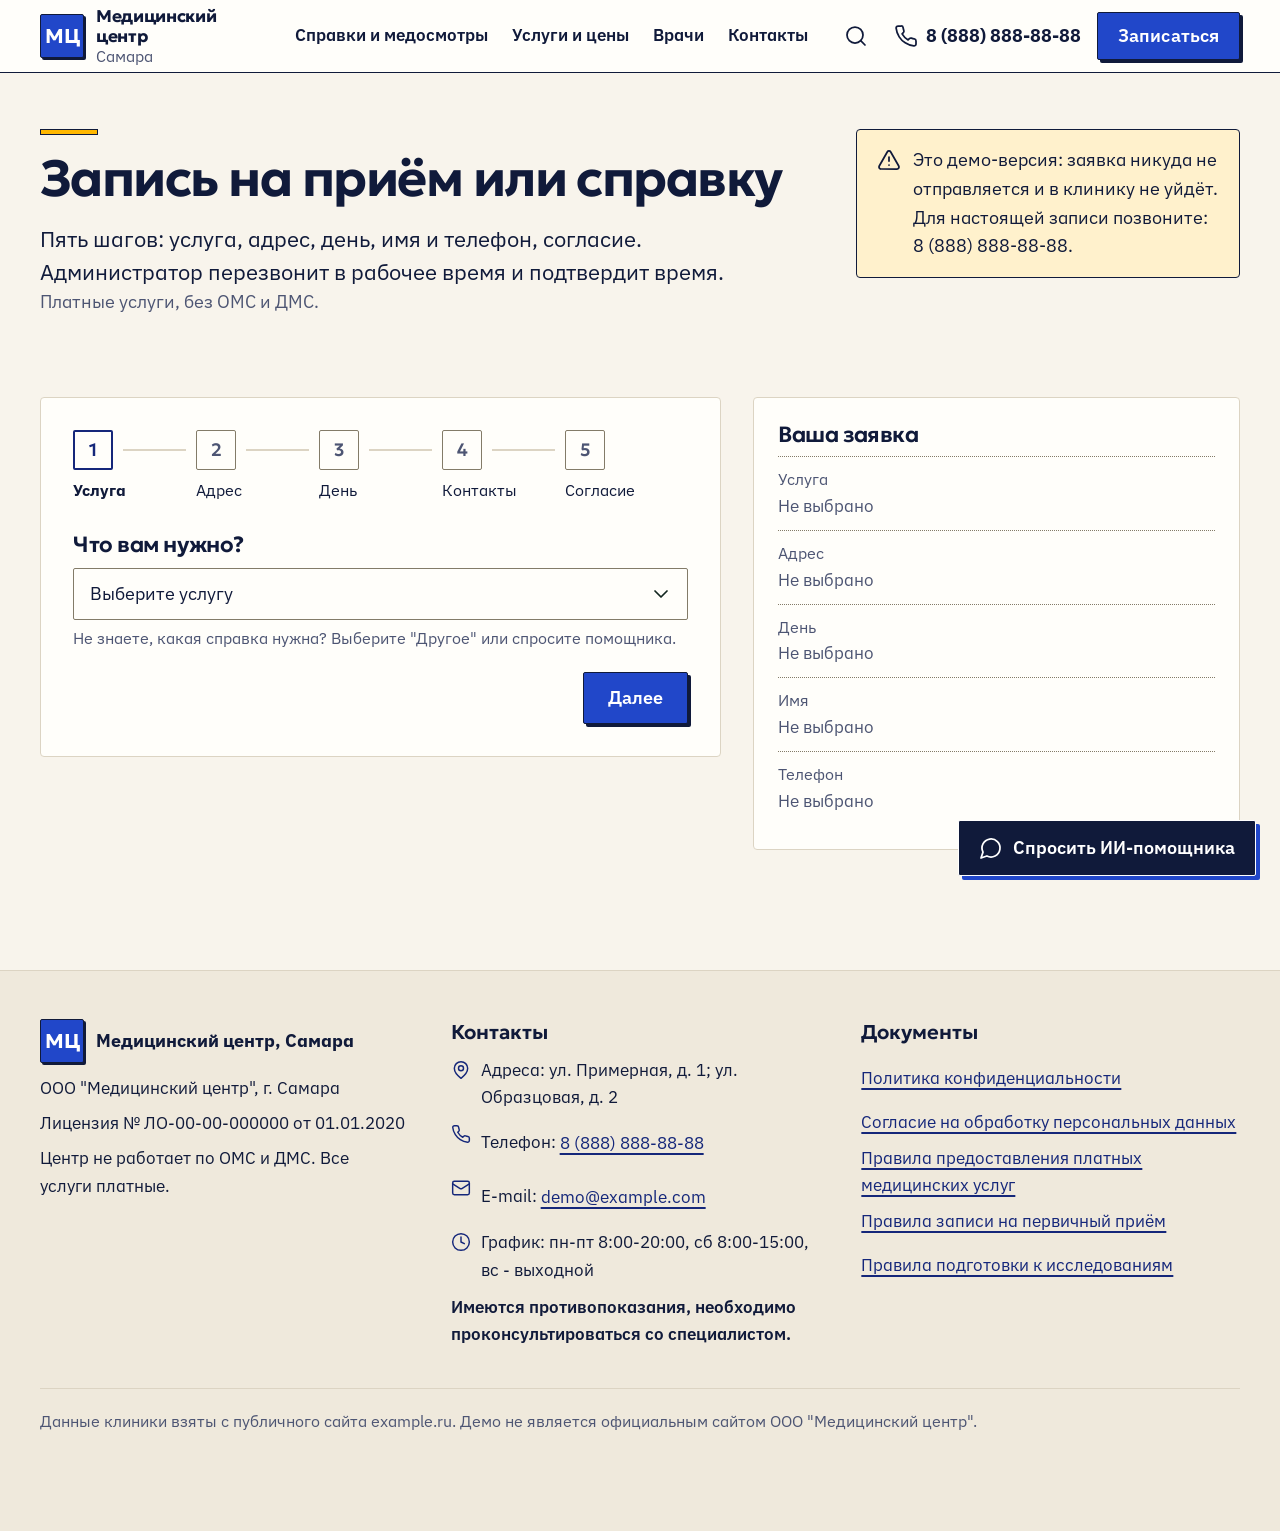
<file: zapis.html>
<!DOCTYPE html>
<html lang="ru">
<head>
<meta charset="utf-8">
<meta name="viewport" content="width=device-width, initial-scale=1">
<meta name="robots" content="noindex, nofollow">
<title>Запись на приём или справку онлайн: медицинский центр в Самаре (демо)</title>
<meta name="description" content="Демо-версия сайта медицинского центра в Самаре: запись на приём или справку онлайн за пять шагов. Заявка в демо никуда не отправляется. Для настоящей записи звоните 8 (888) 888-88-88.">
<link rel="icon" href="data:image/svg+xml,%3Csvg xmlns='http://www.w3.org/2000/svg' viewBox='0 0 32 32'%3E%3Crect width='32' height='32' rx='6' fill='%23075E44'/%3E%3C/svg%3E">
<link rel="preconnect" href="https://fonts.googleapis.com">
<link rel="preconnect" href="https://fonts.gstatic.com" crossorigin>
<link href="https://fonts.googleapis.com/css2?family=Geologica:wght@500..700&family=IBM+Plex+Sans:wght@400;500;600;700&display=swap" rel="stylesheet">
<link rel="stylesheet" href="css/styles.css?v=20261022b">
<script>document.documentElement.className += ' js';</script>
</head>
<body data-root="" data-page="zapis">
<svg xmlns="http://www.w3.org/2000/svg" style="position:absolute;width:0;height:0;overflow:hidden" aria-hidden="true" focusable="false">
<defs>
<symbol id="i-phone" viewBox="0 0 24 24"><path d="M22 16.92v3a2 2 0 0 1-2.18 2 19.79 19.79 0 0 1-8.63-3.07 19.5 19.5 0 0 1-6-6 19.79 19.79 0 0 1-3.07-8.67A2 2 0 0 1 4.11 2h3a2 2 0 0 1 2 1.72 12.84 12.84 0 0 0 .7 2.81 2 2 0 0 1-.45 2.11L8.09 9.91a16 16 0 0 0 6 6l1.27-1.27a2 2 0 0 1 2.11-.45 12.84 12.84 0 0 0 2.81.7A2 2 0 0 1 22 16.92z"/></symbol>
<symbol id="i-map-pin" viewBox="0 0 24 24"><path d="M20 10c0 6-8 12-8 12s-8-6-8-12a8 8 0 0 1 16 0z"/><circle cx="12" cy="10" r="3"/></symbol>
<symbol id="i-clock" viewBox="0 0 24 24"><circle cx="12" cy="12" r="10"/><path d="M12 6v6l4 2"/></symbol>
<symbol id="i-search" viewBox="0 0 24 24"><circle cx="11" cy="11" r="8"/><path d="m21 21-4.3-4.3"/></symbol>
<symbol id="i-menu" viewBox="0 0 24 24"><path d="M4 6h16M4 12h16M4 18h16"/></symbol>
<symbol id="i-x" viewBox="0 0 24 24"><path d="M18 6 6 18M6 6l12 12"/></symbol>
<symbol id="i-chevron-down" viewBox="0 0 24 24"><path d="m6 9 6 6 6-6"/></symbol>
<symbol id="i-chevron-right" viewBox="0 0 24 24"><path d="m9 18 6-6-6-6"/></symbol>
<symbol id="i-chevron-left" viewBox="0 0 24 24"><path d="m15 18-6-6 6-6"/></symbol>
<symbol id="i-check" viewBox="0 0 24 24"><path d="M20 6 9 17l-5-5"/></symbol>
<symbol id="i-triangle-alert" viewBox="0 0 24 24"><path d="m21.73 18-8-14a2 2 0 0 0-3.48 0l-8 14A2 2 0 0 0 4 21h16a2 2 0 0 0 1.73-3"/><path d="M12 9v4"/><path d="M12 17h.01"/></symbol>
<symbol id="i-info" viewBox="0 0 24 24"><circle cx="12" cy="12" r="10"/><path d="M12 16v-4"/><path d="M12 8h.01"/></symbol>
<symbol id="i-message-circle" viewBox="0 0 24 24"><path d="M7.9 20A9 9 0 1 0 4 16.1L2 22Z"/></symbol>
<symbol id="i-send" viewBox="0 0 24 24"><path d="m22 2-7 20-4-9-9-4Z"/><path d="M22 2 11 13"/></symbol>
<symbol id="i-mail" viewBox="0 0 24 24"><rect width="20" height="16" x="2" y="4" rx="2"/><path d="m22 7-8.97 5.7a1.94 1.94 0 0 1-2.06 0L2 7"/></symbol>
<symbol id="i-file-check" viewBox="0 0 24 24"><path d="M15 2H6a2 2 0 0 0-2 2v16a2 2 0 0 0 2 2h12a2 2 0 0 0 2-2V7Z"/><path d="M14 2v4a2 2 0 0 0 2 2h4"/><path d="m9 15 2 2 4-4"/></symbol>
<symbol id="i-file-text" viewBox="0 0 24 24"><path d="M15 2H6a2 2 0 0 0-2 2v16a2 2 0 0 0 2 2h12a2 2 0 0 0 2-2V7Z"/><path d="M14 2v4a2 2 0 0 0 2 2h4"/><path d="M10 9H8M16 13H8M16 17H8"/></symbol>
<symbol id="i-stethoscope" viewBox="0 0 24 24"><path d="M11 2v2"/><path d="M5 2v2"/><path d="M5 3H4a2 2 0 0 0-2 2v4a6 6 0 0 0 12 0V5a2 2 0 0 0-2-2h-1"/><path d="M8 15a6 6 0 0 0 12 0v-3"/><circle cx="20" cy="10" r="2"/></symbol>
<symbol id="i-building" viewBox="0 0 24 24"><path d="M6 22V4a2 2 0 0 1 2-2h8a2 2 0 0 1 2 2v18Z"/><path d="M6 12H4a2 2 0 0 0-2 2v6a2 2 0 0 0 2 2h2"/><path d="M18 9h2a2 2 0 0 1 2 2v9a2 2 0 0 1-2 2h-2"/><path d="M10 6h4M10 10h4M10 14h4M10 18h4"/></symbol>
<symbol id="i-waves" viewBox="0 0 24 24"><path d="M2 6c.6.5 1.2 1 2.5 1C7 7 7 5 9.5 5c2.6 0 2.4 2 5 2 2.5 0 2.5-2 5-2 1.3 0 1.9.5 2.5 1"/><path d="M2 12c.6.5 1.2 1 2.5 1 2.5 0 2.5-2 5-2 2.6 0 2.4 2 5 2 2.5 0 2.5-2 5-2 1.3 0 1.9.5 2.5 1"/><path d="M2 18c.6.5 1.2 1 2.5 1 2.5 0 2.5-2 5-2 2.6 0 2.4 2 5 2 2.5 0 2.5-2 5-2 1.3 0 1.9.5 2.5 1"/></symbol>
<symbol id="i-drip" viewBox="0 0 24 24"><path d="M12 1v2"/><rect x="7" y="3" width="10" height="9" rx="2"/><path d="M12 12v4"/><path d="M12 22c-1.7-1.5-2.8-2.8-2.8-4a2.8 2.8 0 0 1 5.6 0c0 1.2-1.1 2.5-2.8 4z"/></symbol>
<symbol id="i-calendar-check" viewBox="0 0 24 24"><path d="M8 2v4M16 2v4"/><rect width="18" height="18" x="3" y="4" rx="2"/><path d="M3 10h18"/><path d="m9 16 2 2 4-4"/></symbol>
<symbol id="i-pill" viewBox="0 0 24 24"><path d="m10.5 20.5 10-10a4.95 4.95 0 1 0-7-7l-10 10a4.95 4.95 0 1 0 7 7Z"/><path d="m8.5 8.5 7 7"/></symbol>
<symbol id="i-shield-check" viewBox="0 0 24 24"><path d="M20 13c0 5-3.5 7.5-7.66 8.95a1 1 0 0 1-.67-.01C7.5 20.5 4 18 4 13V6a1 1 0 0 1 1-1c2 0 4.5-1.2 6.24-2.72a1.17 1.17 0 0 1 1.52 0C14.51 3.81 17 5 19 5a1 1 0 0 1 1 1z"/><path d="m9 12 2 2 4-4"/></symbol>
</defs>
</svg>

<a class="skip-link" href="#main">Перейти к содержимому</a>
<header class="site-header" id="site-header">
  <div class="container header-row">
    <a class="brand" href="index.html" aria-label="Медицинский центр, Самара, на главную">
      <span class="brand-mark" aria-hidden="true">МЦ</span>
      <span class="brand-text"><span class="brand-name">Медицинский центр</span><span class="brand-city">Самара</span></span>
    </a>
    <nav class="main-nav" aria-label="Основное меню">
      <ul>
        <li><a href="spravki/index.html">Справки и медосмотры</a></li>
        <li><a href="uslugi.html">Услуги и цены</a></li>
        <li><a href="vrachi.html">Врачи</a></li>
        <li><a href="kontakty.html">Контакты</a></li>
      </ul>
    </nav>
    <button class="icon-btn" id="search-btn" type="button" aria-label="Поиск по сайту" aria-expanded="false" aria-controls="search-bar"><svg class="icon" aria-hidden="true"><use href="#i-search"/></svg></button>
    <span class="demo-badge">Демо</span>
    <button class="menu-btn" id="menu-btn" type="button" aria-expanded="false" aria-controls="menu-panel"><svg class="icon" aria-hidden="true"><use href="#i-menu"/></svg><span class="menu-btn-label">Меню</span></button>
    <a class="header-phone" href="tel:+78888888888"><svg class="icon" aria-hidden="true"><use href="#i-phone"/></svg><span>8&nbsp;(888)&nbsp;888-88-88</span></a>
    <a class="btn btn-primary btn-header header-cta" href="zapis.html" aria-current="page">Записаться</a>
  </div>
  <div class="search-bar" id="search-bar" hidden>
    <div class="container search-bar-row">
      <div class="search" data-search>
        <label class="field-label" for="q-bar">Найти справку, врача или услугу</label>
        <div class="search-field"><svg class="icon" aria-hidden="true"><use href="#i-search"/></svg><input class="input search-input" id="q-bar" type="search" placeholder="Например, справка в бассейн, УЗИ, кардиолог" autocomplete="off" enterkeyhint="search"></div>
        <div class="search-results" hidden></div>
      </div>
      <button class="btn btn-secondary btn-sm" type="button" data-search-close>Закрыть</button>
    </div>
  </div>
  <div class="menu-panel" id="menu-panel" hidden>
    <div class="container menu-inner">
      <div class="search" data-search>
        <label class="field-label" for="q-menu">Найти справку, врача или услугу</label>
        <div class="search-field"><svg class="icon" aria-hidden="true"><use href="#i-search"/></svg><input class="input search-input" id="q-menu" type="search" placeholder="Например, справка в бассейн, УЗИ, кардиолог" autocomplete="off" enterkeyhint="search"></div>
        <div class="search-results" hidden></div>
      </div>
      <nav aria-label="Меню сайта">
        <ul class="menu-list">
          <li><a href="spravki/index.html">Справки и медосмотры<svg class="icon" aria-hidden="true"><use href="#i-chevron-right"/></svg></a></li>
          <li><a href="uslugi.html">Услуги и цены<svg class="icon" aria-hidden="true"><use href="#i-chevron-right"/></svg></a></li>
          <li><a href="vrachi.html">Врачи<svg class="icon" aria-hidden="true"><use href="#i-chevron-right"/></svg></a></li>
          <li><a href="kontakty.html">Контакты<svg class="icon" aria-hidden="true"><use href="#i-chevron-right"/></svg></a></li>
          <li><a href="zapis.html" aria-current="page">Запись онлайн<svg class="icon" aria-hidden="true"><use href="#i-chevron-right"/></svg></a></li>
        </ul>
      </nav>
      <div class="menu-actions">
        <a class="btn btn-primary btn-block" href="zapis.html">Записаться</a>
        <a class="btn btn-secondary btn-block" href="tel:+78888888888">Позвонить 8&nbsp;(888)&nbsp;888-88-88</a>
      </div>
      <p class="menu-note">Пн-пт 8:00-20:00, сб 8:00-15:00, вс - выходной.<br>Без ОМС и ДМС.</p>
    </div>
  </div>
</header>

<main id="main" tabindex="-1">

<section class="page-head">
  <div class="container page-head-grid">
    <div>
      <h1>Запись на приём или справку</h1>
      <p class="lead">Пять шагов: услуга, адрес, день, имя и телефон, согласие. Администратор перезвонит в рабочее время и подтвердит время.</p>
      <p class="muted">Платные услуги, без ОМС и ДМС.</p>
    </div>
    <div id="booking-intro">
      <div class="callout"><svg class="icon" aria-hidden="true"><use href="#i-triangle-alert"/></svg><p data-demo-note="book-pre">Это демо-версия: заявка никуда не отправляется и в клинику не уйдёт. Для настоящей записи позвоните: 8 (888) 888-88-88.</p></div>
    </div>
  </div>
</section>

<section class="booking-section" aria-label="Форма записи">
  <div class="container">
    <div class="booking-grid">

      <div id="booking-card">
        <div class="form-card">
          <h2 class="sr-only">Форма записи</h2>
          <ol class="stepper" id="stepper" aria-label="Шаги записи">
            <li><span class="step-sq"><span class="step-n">1</span><svg class="icon step-ok" aria-hidden="true"><use href="#i-check"/></svg></span>Услуга</li>
            <li><span class="step-sq"><span class="step-n">2</span><svg class="icon step-ok" aria-hidden="true"><use href="#i-check"/></svg></span>Адрес</li>
            <li><span class="step-sq"><span class="step-n">3</span><svg class="icon step-ok" aria-hidden="true"><use href="#i-check"/></svg></span>День</li>
            <li><span class="step-sq"><span class="step-n">4</span><svg class="icon step-ok" aria-hidden="true"><use href="#i-check"/></svg></span>Контакты</li>
            <li><span class="step-sq"><span class="step-n">5</span><svg class="icon step-ok" aria-hidden="true"><use href="#i-check"/></svg></span>Согласие</li>
          </ol>
          <div class="progress">
            <p class="progress-text" id="progress-text" aria-live="polite"></p>
            <div class="progress-bar" id="progress-bar" aria-hidden="true"><span></span><span></span><span></span><span></span><span></span></div>
          </div>
          <div class="error-summary" id="form-summary" role="alert"></div>

          <form id="booking" novalidate>

            <section class="bk-step" data-step="1">
              <h3 class="step-title" tabindex="-1">Что вам нужно?</h3>
              <div class="field" data-field="service">
                <label class="sr-only" for="f-service">Что вам нужно?</label>
                <select class="select" id="f-service" name="service" data-control aria-describedby="hint-service err-service">
                  <option value="">Выберите услугу</option>
                  <optgroup label="Справки">
                    <option value="voditelskaya">Водительская справка</option>
                    <option value="oruzhie">Справка на оружие</option>
                    <option value="medkniga">Медицинская книжка</option>
                    <option value="bassein">Справка в бассейн</option>
                    <option value="sport">Справка в спортивную секцию или на соревнования</option>
                    <option value="vuz">Справка в ВУЗ или колледж (086/у)</option>
                    <option value="sankur">Санаторно-курортная карта</option>
                    <option value="putevka">Справка для путёвки</option>
                    <option value="gossluzhba">Справка для госслужбы или гостайны</option>
                  </optgroup>
                  <optgroup label="Врач и обследования">
                    <option value="priem">Приём врача</option>
                    <option value="uzi">УЗИ</option>
                    <option value="ekg">ЭКГ или Холтер</option>
                    <option value="analizy">Анализы</option>
                    <option value="stacionar">Дневной стационар и капельницы</option>
                  </optgroup>
                  <optgroup label="Для организаций">
                    <option value="organizacii">Медосмотр для организации</option>
                  </optgroup>
                  <optgroup label="Другое">
                    <option value="drugoe">Другое</option>
                  </optgroup>
                </select>
                <p class="field-hint" id="hint-service">Не знаете, какая справка нужна? Выберите "Другое" или спросите помощника.</p>
                <p class="field-error" id="err-service"><svg class="icon icon-20" aria-hidden="true"><use href="#i-triangle-alert"/></svg><span></span></p>
              </div>
            </section>

            <section class="bk-step" data-step="2" hidden>
              <h3 class="step-title" tabindex="-1">Куда вам удобнее приехать?</h3>
              <div class="field" data-field="address">
                <div class="radio-cards" role="radiogroup" aria-label="Адрес">
                  <label class="radio-card"><input type="radio" name="address" value="ул. Примерная, 1" id="f-address-1" data-control><span class="radio-body"><span class="radio-dot"></span>ул. Примерная, 1</span></label>
                  <label class="radio-card"><input type="radio" name="address" value="ул. Образцовая, 2" id="f-address-2"><span class="radio-body"><span class="radio-dot"></span>ул. Образцовая, 2</span></label>
                  <label class="radio-card"><input type="radio" name="address" value="Не важно, подскажет администратор" id="f-address-3"><span class="radio-body"><span class="radio-dot"></span>Не важно, подскажет администратор</span></label>
                </div>
                <p class="field-hint">Какие услуги на каком адресе, уточнит администратор. Если не уверены, выберите "Не важно".</p>
                <p class="field-error" id="err-address"><svg class="icon icon-20" aria-hidden="true"><use href="#i-triangle-alert"/></svg><span></span></p>
              </div>
            </section>

            <section class="bk-step" data-step="3" hidden>
              <h3 class="step-title" tabindex="-1">Какой день вам удобен?</h3>
              <div class="field" data-field="day">
                <label class="sr-only" for="f-day">Какой день вам удобен?</label>
                <input class="input" type="date" id="f-day" name="day" data-control aria-describedby="hint-day err-day">
                <p class="field-hint" id="hint-day">Пн-пт 8:00-20:00, сб 8:00-15:00. Воскресенье - выходной. Время приёма подтвердит администратор.</p>
                <p class="field-error" id="err-day"><svg class="icon icon-20" aria-hidden="true"><use href="#i-triangle-alert"/></svg><span></span></p>
              </div>
            </section>

            <section class="bk-step" data-step="4" hidden>
              <h3 class="step-title" tabindex="-1">Как с вами связаться?</h3>
              <div class="field" data-field="name">
                <label for="f-name">Имя</label>
                <input class="input" type="text" id="f-name" name="name" autocomplete="name" placeholder="Как к вам обращаться" data-control aria-describedby="err-name">
                <p class="field-error" id="err-name"><svg class="icon icon-20" aria-hidden="true"><use href="#i-triangle-alert"/></svg><span></span></p>
              </div>
              <div class="field" data-field="phone">
                <label for="f-phone">Телефон</label>
                <input class="input" type="tel" id="f-phone" name="phone" inputmode="tel" autocomplete="tel" placeholder="+7 900 000-00-00" data-control aria-describedby="hint-contact err-phone">
                <p class="field-hint" id="hint-contact">Нужны только имя и телефон. Жалобы и диагнозы не указывайте, это обсуждает врач.</p>
                <p class="field-error" id="err-phone"><svg class="icon icon-20" aria-hidden="true"><use href="#i-triangle-alert"/></svg><span></span></p>
              </div>
            </section>

            <section class="bk-step" data-step="5" hidden>
              <h3 class="step-title" tabindex="-1">Согласие на обработку данных</h3>
              <div class="review-m">
                <h4 class="review-title">Проверьте заявку</h4>
                <dl class="blank-list">
                  <div><dt>Услуга</dt><dd data-bl="service"></dd></div>
                  <div><dt>Адрес</dt><dd data-bl="address"></dd></div>
                  <div><dt>День</dt><dd data-bl="day"></dd></div>
                  <div><dt>Имя</dt><dd data-bl="name"></dd></div>
                  <div><dt>Телефон</dt><dd data-bl="phone"></dd></div>
                </dl>
              </div>
              <div class="field" data-field="consent">
                <label class="check" for="f-consent">
                  <input type="checkbox" id="f-consent" name="consent" data-control aria-describedby="err-consent">
                  <span class="check-box"><svg class="icon" aria-hidden="true"><use href="#i-check"/></svg></span>
                  <span>Я даю согласие на обработку моих персональных данных (имя, телефон) для связи по записи. Подробнее в <a href="politika.html" target="_blank" rel="noopener">Политике конфиденциальности</a>.</span>
                </label>
                <p class="field-error" id="err-consent"><svg class="icon icon-20" aria-hidden="true"><use href="#i-triangle-alert"/></svg><span></span></p>
              </div>
              <p class="demo-line" data-demo-note="book-pre">Это демо-версия: заявка никуда не отправляется и в клинику не уйдёт. Для настоящей записи позвоните: 8 (888) 888-88-88.</p>
            </section>

            <div class="form-actions">
              <button class="btn btn-secondary btn-back" type="button" id="bk-back" hidden>Назад</button>
              <button class="btn btn-primary btn-next" type="submit" id="bk-next"><span>Далее</span></button>
            </div>
          </form>
        </div>
      </div>

      <aside class="blank" id="booking-blank" aria-labelledby="blank-title">
        <h2 id="blank-title">Ваша заявка</h2>
        <dl class="blank-list">
          <div><dt>Услуга</dt><dd class="is-empty" data-bl="service">Не выбрано</dd></div>
          <div><dt>Адрес</dt><dd class="is-empty" data-bl="address">Не выбрано</dd></div>
          <div><dt>День</dt><dd class="is-empty" data-bl="day">Не выбрано</dd></div>
          <div><dt>Имя</dt><dd class="is-empty" data-bl="name">Не выбрано</dd></div>
          <div><dt>Телефон</dt><dd class="is-empty" data-bl="phone">Не выбрано</dd></div>
        </dl>
      </aside>

    </div>

    <div class="done-card" id="booking-done" hidden>
      <div class="done-icon"><svg class="icon" aria-hidden="true"><use href="#i-check"/></svg></div>
      <h2>Заявка принята</h2>
      <p>Администратор перезвонит в рабочее время и подтвердит время. Пн-пт 8:00-20:00, сб 8:00-15:00.</p>
      <p>Если вы оставили заявку в воскресенье или вечером, вам позвонят в ближайшее рабочее время.</p>
      <h3>Ваша заявка</h3>
      <dl class="blank-list">
        <div><dt>Услуга</dt><dd data-bl="service"></dd></div>
        <div><dt>Адрес</dt><dd data-bl="address"></dd></div>
        <div><dt>День</dt><dd data-bl="day"></dd></div>
        <div><dt>Имя</dt><dd data-bl="name"></dd></div>
        <div><dt>Телефон</dt><dd data-bl="phone"></dd></div>
      </dl>
      <div class="callout"><svg class="icon" aria-hidden="true"><use href="#i-triangle-alert"/></svg><p data-demo-note="book-post">Это демо-версия: заявка никуда не отправлена и в клинику не передавалась. Для настоящей записи позвоните: 8 (888) 888-88-88.</p></div>
      <div class="btn-row">
        <a class="btn btn-secondary" href="index.html">Вернуться на главную</a>
        <button class="btn btn-primary" type="button" data-open-chat>Спросить помощника</button>
      </div>
    </div>

  </div>
</section>

</main>

<footer class="site-footer">
  <div class="container">
    <div class="footer-grid">
      <div class="footer-col">
        <div class="footer-brand"><span class="brand-mark" aria-hidden="true">МЦ</span><span>Медицинский центр, Самара</span></div>
        <p>ООО "Медицинский центр", г. Самара</p>
        <p>Лицензия № ЛО-00-00-000000 от 01.01.2020</p>
        <p>Центр не работает по ОМС и ДМС. Все услуги платные.</p>
      </div>
      <div class="footer-col">
        <p class="footer-h">Контакты</p>
        <div class="footer-line"><svg class="icon icon-20" aria-hidden="true"><use href="#i-map-pin"/></svg><span>Адреса: ул. Примерная, д. 1; ул. Образцовая, д. 2</span></div>
        <div class="footer-line"><svg class="icon icon-20" aria-hidden="true"><use href="#i-phone"/></svg><span>Телефон: <a href="tel:+78888888888">8&nbsp;(888)&nbsp;888-88-88</a></span></div>
        <div class="footer-line"><svg class="icon icon-20" aria-hidden="true"><use href="#i-mail"/></svg><span>E-mail: <a href="mailto:demo@example.com">demo@example.com</a></span></div>
        <div class="footer-line"><svg class="icon icon-20" aria-hidden="true"><use href="#i-clock"/></svg><span>График: пн-пт 8:00-20:00, сб 8:00-15:00, вс - выходной</span></div>
        <p class="footer-warn">Имеются противопоказания, необходимо проконсультироваться со специалистом.</p>
      </div>
      <div class="footer-col">
        <p class="footer-h">Документы</p>
        <ul>
          <li><a href="politika.html">Политика конфиденциальности</a></li>
          <li><a href="politika.html#soglasie">Согласие на обработку персональных данных</a></li>
          <li><a href="#" target="_blank" rel="noopener noreferrer">Правила предоставления платных медицинских услуг<span class="sr-only"> (на сайте клиники, откроется в новой вкладке)</span></a></li>
          <li><a href="#" target="_blank" rel="noopener noreferrer">Правила записи на первичный приём<span class="sr-only"> (на сайте клиники, откроется в новой вкладке)</span></a></li>
          <li><a href="#" target="_blank" rel="noopener noreferrer">Правила подготовки к исследованиям<span class="sr-only"> (на сайте клиники, откроется в новой вкладке)</span></a></li>
        </ul>
      </div>
    </div>
    <p class="footer-note">Данные клиники взяты с публичного сайта example.ru. Демо не является официальным сайтом ООО "Медицинский центр".</p>
  </div>
</footer>

<nav class="bottombar" aria-label="Быстрые действия">
  <a href="tel:+78888888888"><svg class="icon" aria-hidden="true"><use href="#i-phone"/></svg><span>Позвонить</span></a>
  <button type="button" data-open-chat><svg class="icon" aria-hidden="true"><use href="#i-message-circle"/></svg><span>Помощник</span></button>
</nav>

<script src="js/prices.js?v=20261022b"></script>
<script src="js/main.js?v=20261022b"></script>
<script src="js/kb.js?v=20261022b"></script>
<script src="js/chat.js?v=20261022b"></script>
</body>
</html>
</file>
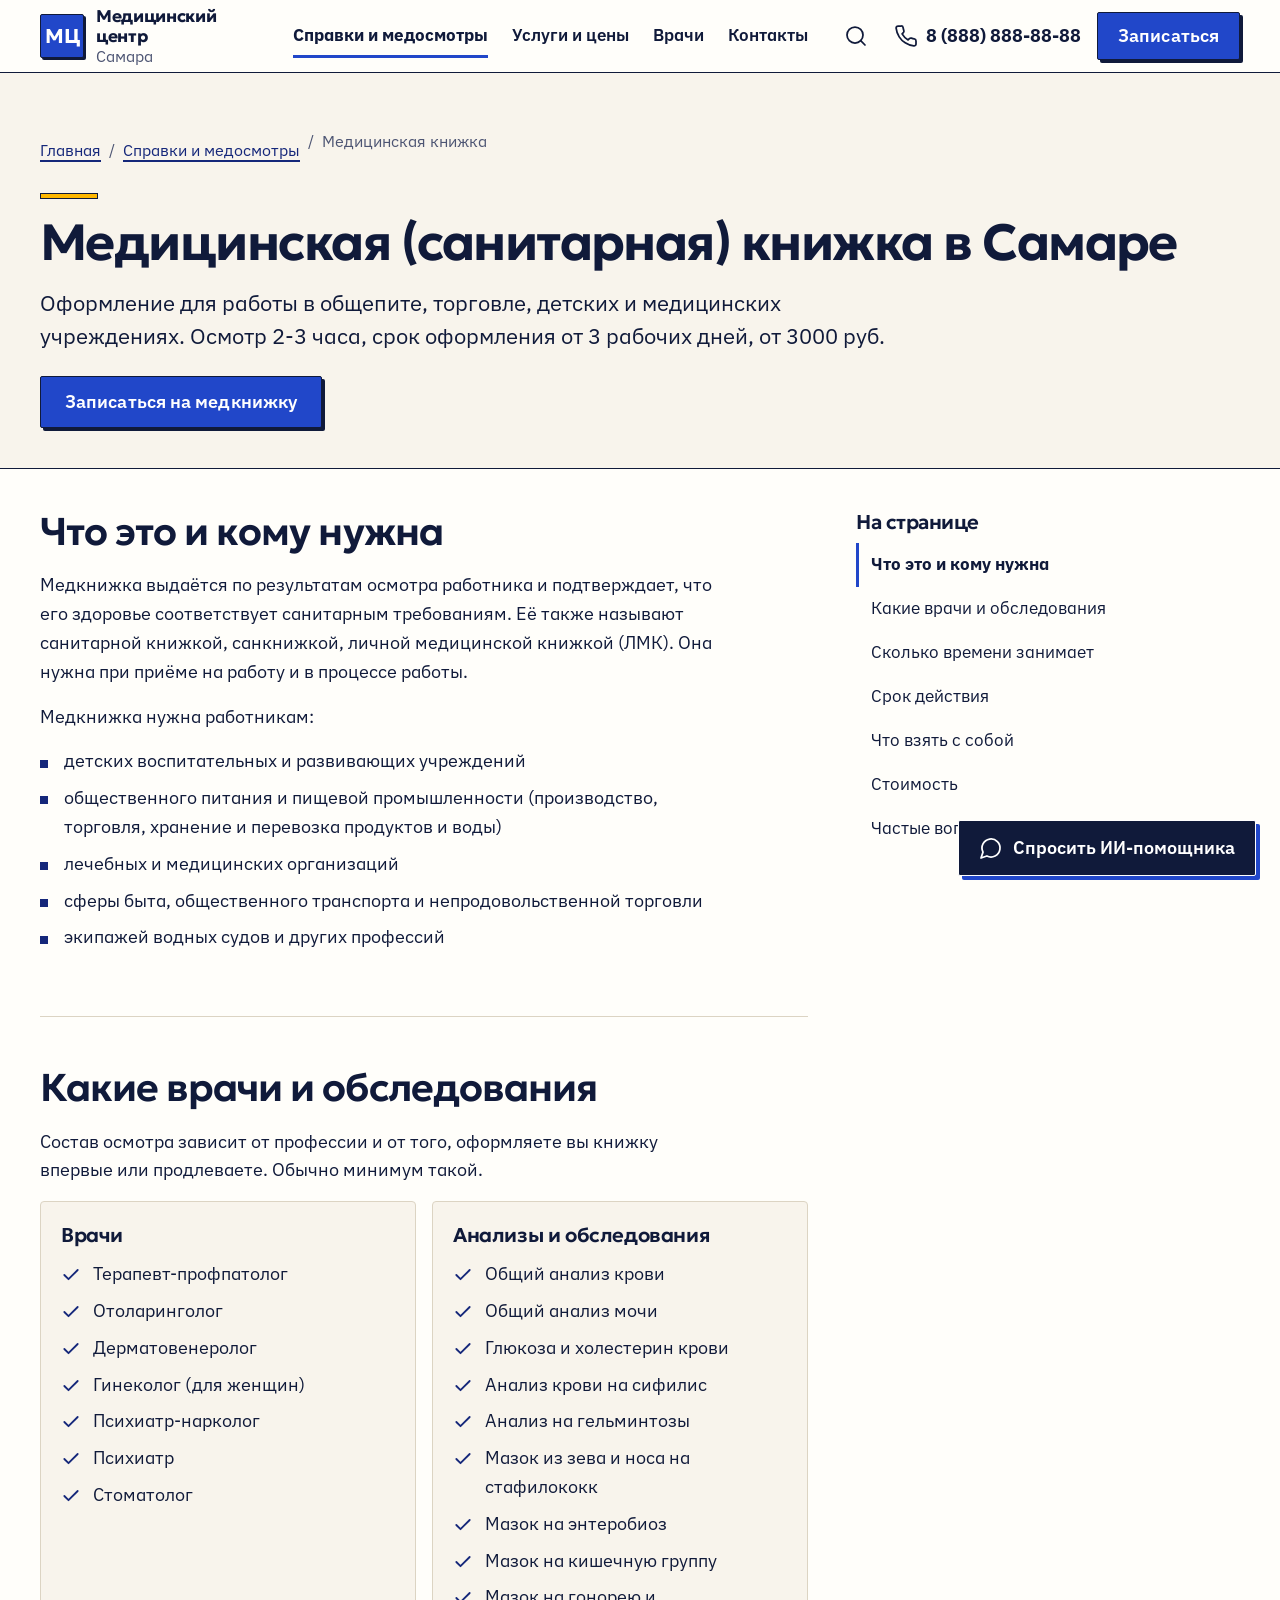
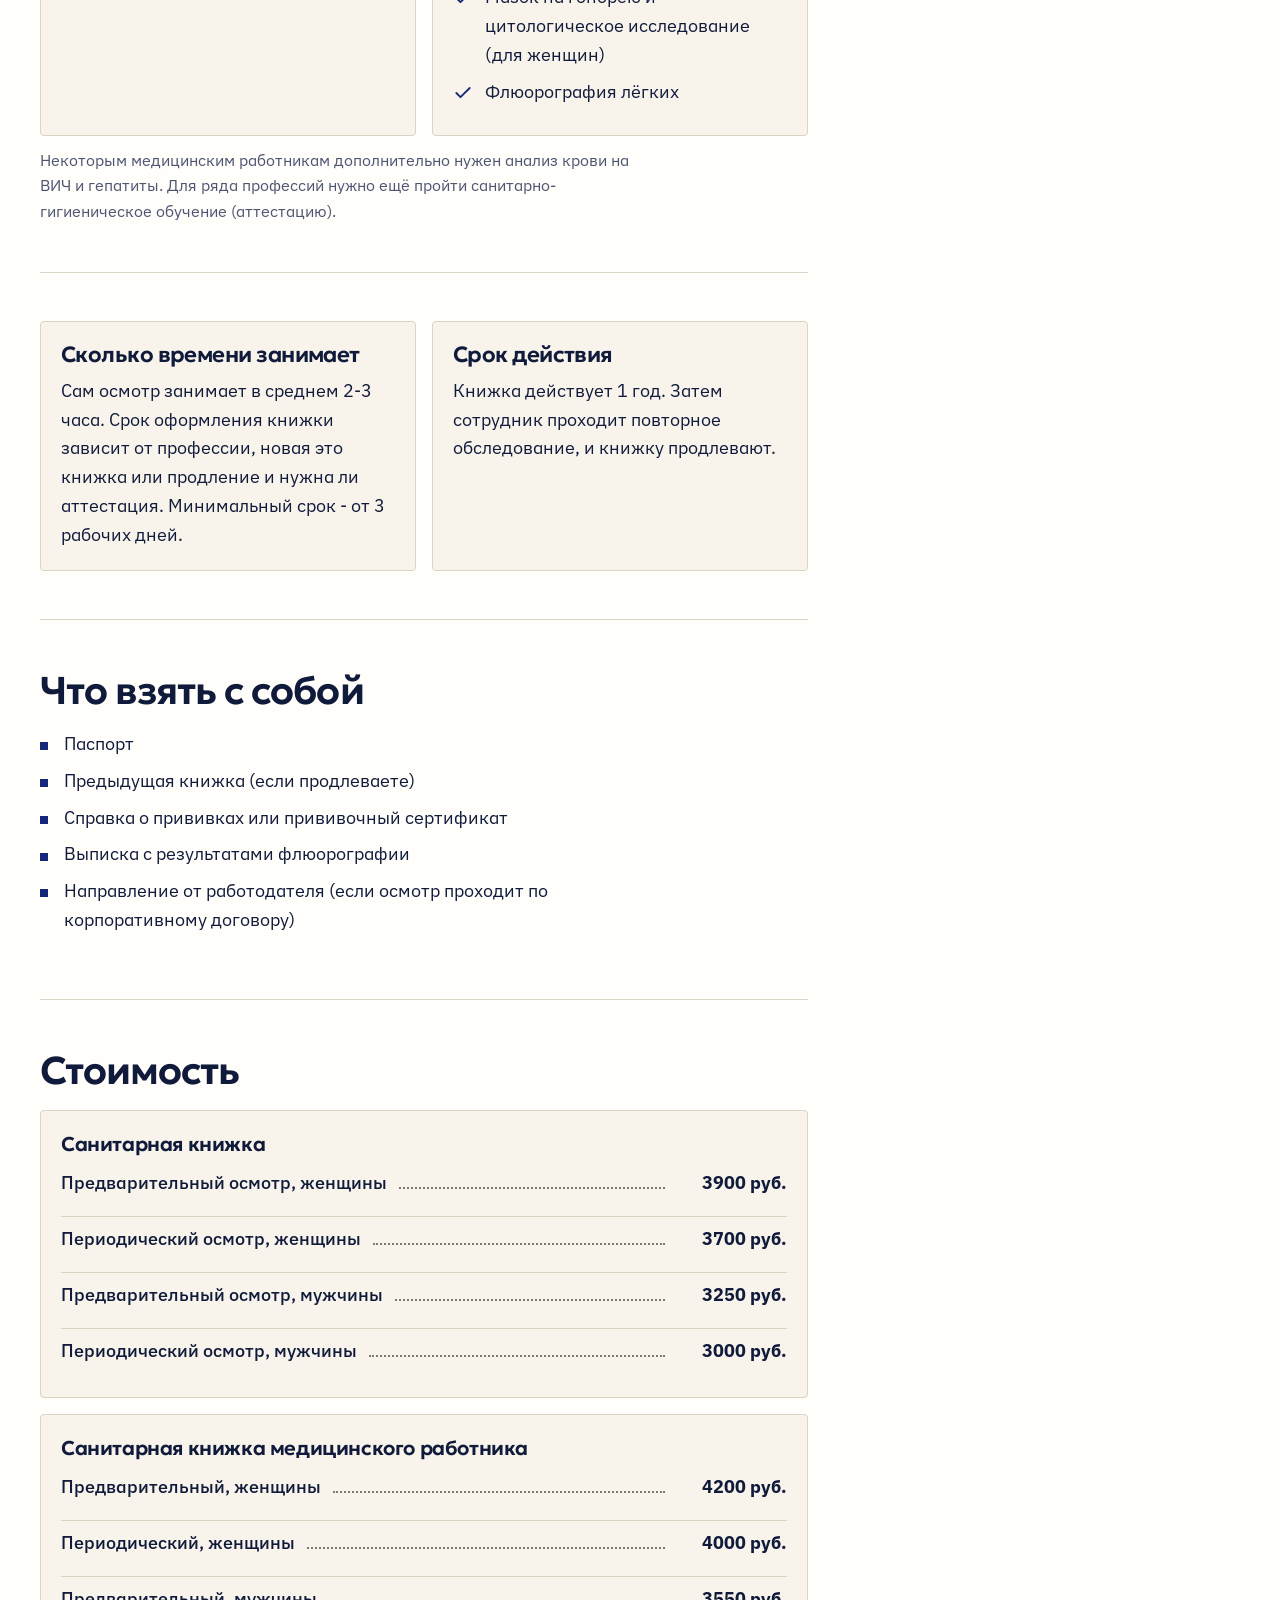
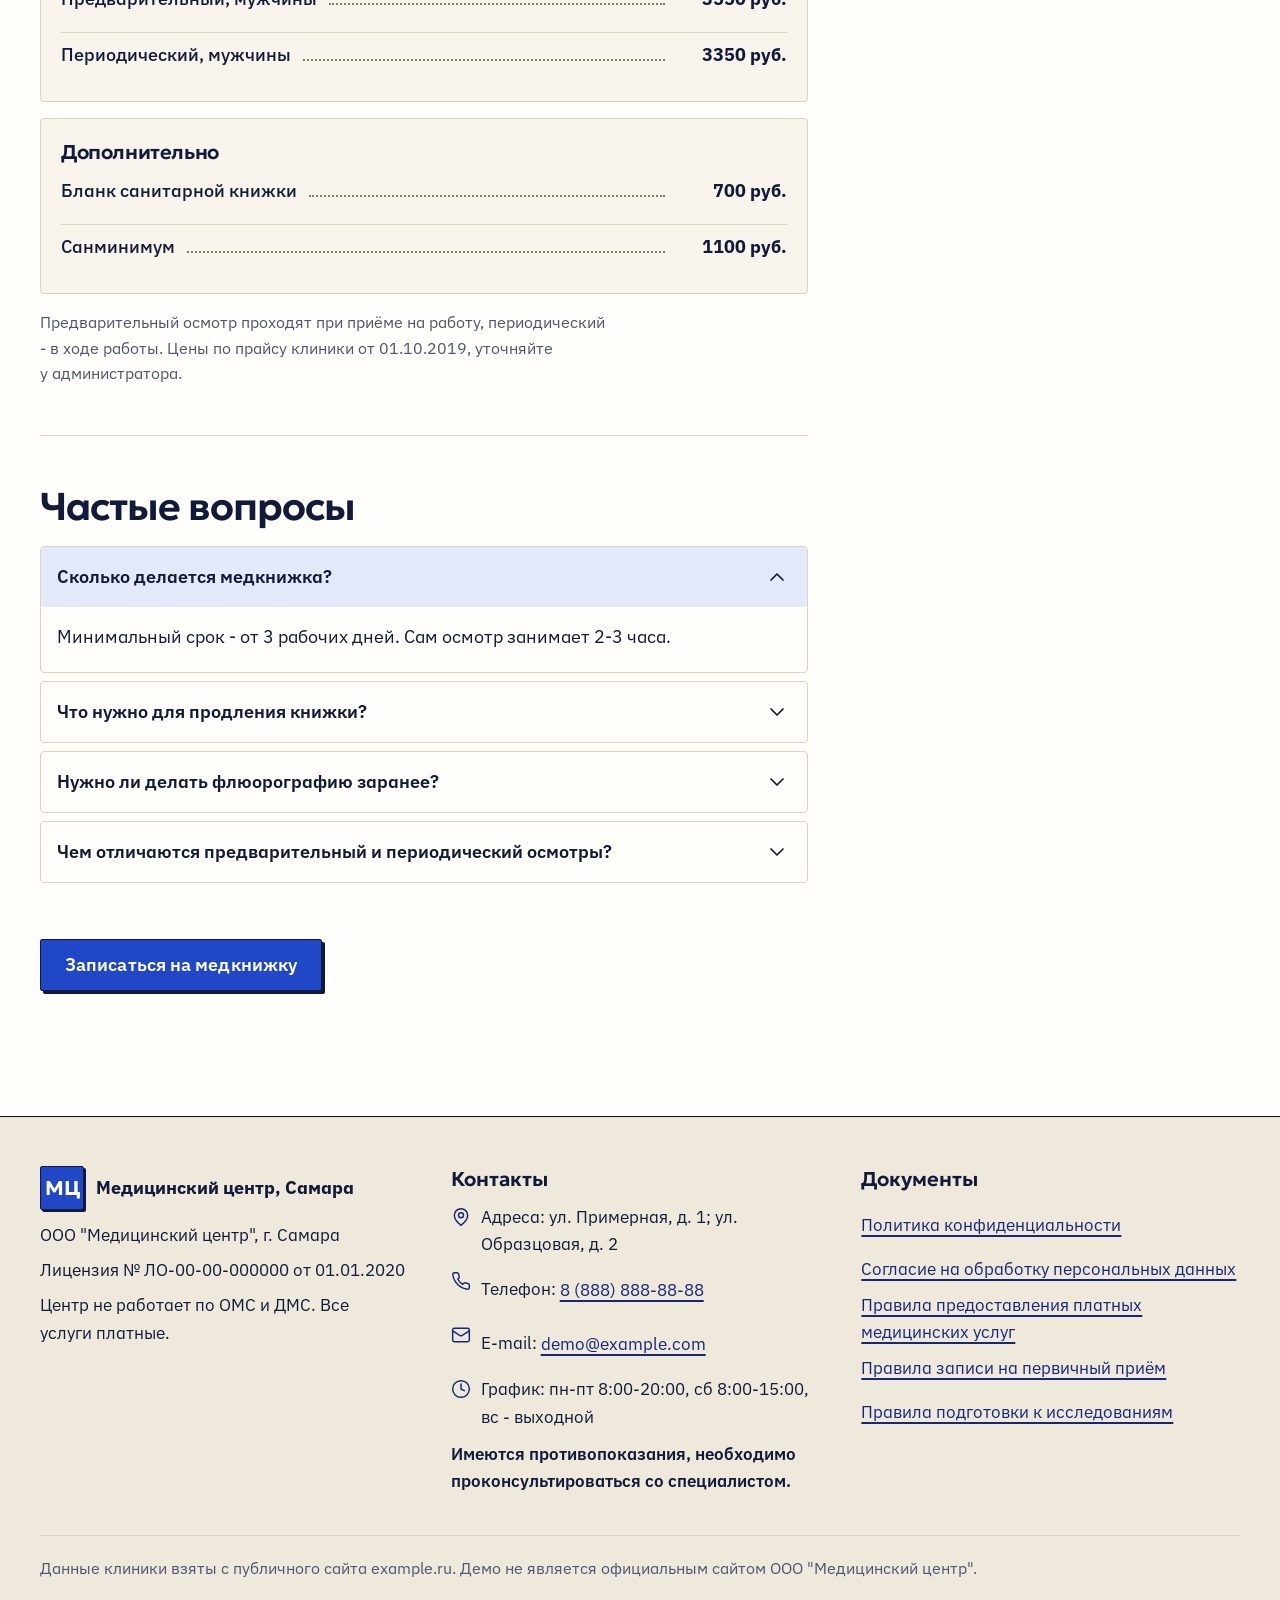
<file: spravki/medkniga.html>
<!DOCTYPE html>
<html lang="ru">
<head>
<meta charset="utf-8">
<meta name="viewport" content="width=device-width, initial-scale=1">
<meta name="robots" content="noindex, nofollow">
<title>Медицинская (санитарная) книжка в Самаре: врачи, анализы, цена (демо)</title>
<meta name="description" content="Демо-версия сайта медицинского центра в Самаре: оформление медицинской (санитарной) книжки. Какие врачи и анализы, что взять с собой, сколько по времени и сколько стоит.">
<link rel="icon" href="data:image/svg+xml,%3Csvg xmlns='http://www.w3.org/2000/svg' viewBox='0 0 32 32'%3E%3Crect width='32' height='32' rx='6' fill='%23075E44'/%3E%3C/svg%3E">
<link rel="preconnect" href="https://fonts.googleapis.com">
<link rel="preconnect" href="https://fonts.gstatic.com" crossorigin>
<link href="https://fonts.googleapis.com/css2?family=Geologica:wght@500..700&family=IBM+Plex+Sans:wght@400;500;600;700&display=swap" rel="stylesheet">
<link rel="stylesheet" href="../css/styles.css?v=20261022b">
<script>document.documentElement.className += ' js';</script>
</head>
<body data-root="../" data-page="spravki">
<svg xmlns="http://www.w3.org/2000/svg" style="position:absolute;width:0;height:0;overflow:hidden" aria-hidden="true" focusable="false">
<defs>
<symbol id="i-phone" viewBox="0 0 24 24"><path d="M22 16.92v3a2 2 0 0 1-2.18 2 19.79 19.79 0 0 1-8.63-3.07 19.5 19.5 0 0 1-6-6 19.79 19.79 0 0 1-3.07-8.67A2 2 0 0 1 4.11 2h3a2 2 0 0 1 2 1.72 12.84 12.84 0 0 0 .7 2.81 2 2 0 0 1-.45 2.11L8.09 9.91a16 16 0 0 0 6 6l1.27-1.27a2 2 0 0 1 2.11-.45 12.84 12.84 0 0 0 2.81.7A2 2 0 0 1 22 16.92z"/></symbol>
<symbol id="i-map-pin" viewBox="0 0 24 24"><path d="M20 10c0 6-8 12-8 12s-8-6-8-12a8 8 0 0 1 16 0z"/><circle cx="12" cy="10" r="3"/></symbol>
<symbol id="i-clock" viewBox="0 0 24 24"><circle cx="12" cy="12" r="10"/><path d="M12 6v6l4 2"/></symbol>
<symbol id="i-search" viewBox="0 0 24 24"><circle cx="11" cy="11" r="8"/><path d="m21 21-4.3-4.3"/></symbol>
<symbol id="i-menu" viewBox="0 0 24 24"><path d="M4 6h16M4 12h16M4 18h16"/></symbol>
<symbol id="i-x" viewBox="0 0 24 24"><path d="M18 6 6 18M6 6l12 12"/></symbol>
<symbol id="i-chevron-down" viewBox="0 0 24 24"><path d="m6 9 6 6 6-6"/></symbol>
<symbol id="i-chevron-right" viewBox="0 0 24 24"><path d="m9 18 6-6-6-6"/></symbol>
<symbol id="i-chevron-left" viewBox="0 0 24 24"><path d="m15 18-6-6 6-6"/></symbol>
<symbol id="i-check" viewBox="0 0 24 24"><path d="M20 6 9 17l-5-5"/></symbol>
<symbol id="i-triangle-alert" viewBox="0 0 24 24"><path d="m21.73 18-8-14a2 2 0 0 0-3.48 0l-8 14A2 2 0 0 0 4 21h16a2 2 0 0 0 1.73-3"/><path d="M12 9v4"/><path d="M12 17h.01"/></symbol>
<symbol id="i-info" viewBox="0 0 24 24"><circle cx="12" cy="12" r="10"/><path d="M12 16v-4"/><path d="M12 8h.01"/></symbol>
<symbol id="i-message-circle" viewBox="0 0 24 24"><path d="M7.9 20A9 9 0 1 0 4 16.1L2 22Z"/></symbol>
<symbol id="i-send" viewBox="0 0 24 24"><path d="m22 2-7 20-4-9-9-4Z"/><path d="M22 2 11 13"/></symbol>
<symbol id="i-mail" viewBox="0 0 24 24"><rect width="20" height="16" x="2" y="4" rx="2"/><path d="m22 7-8.97 5.7a1.94 1.94 0 0 1-2.06 0L2 7"/></symbol>
<symbol id="i-file-check" viewBox="0 0 24 24"><path d="M15 2H6a2 2 0 0 0-2 2v16a2 2 0 0 0 2 2h12a2 2 0 0 0 2-2V7Z"/><path d="M14 2v4a2 2 0 0 0 2 2h4"/><path d="m9 15 2 2 4-4"/></symbol>
<symbol id="i-file-text" viewBox="0 0 24 24"><path d="M15 2H6a2 2 0 0 0-2 2v16a2 2 0 0 0 2 2h12a2 2 0 0 0 2-2V7Z"/><path d="M14 2v4a2 2 0 0 0 2 2h4"/><path d="M10 9H8M16 13H8M16 17H8"/></symbol>
<symbol id="i-stethoscope" viewBox="0 0 24 24"><path d="M11 2v2"/><path d="M5 2v2"/><path d="M5 3H4a2 2 0 0 0-2 2v4a6 6 0 0 0 12 0V5a2 2 0 0 0-2-2h-1"/><path d="M8 15a6 6 0 0 0 12 0v-3"/><circle cx="20" cy="10" r="2"/></symbol>
<symbol id="i-building" viewBox="0 0 24 24"><path d="M6 22V4a2 2 0 0 1 2-2h8a2 2 0 0 1 2 2v18Z"/><path d="M6 12H4a2 2 0 0 0-2 2v6a2 2 0 0 0 2 2h2"/><path d="M18 9h2a2 2 0 0 1 2 2v9a2 2 0 0 1-2 2h-2"/><path d="M10 6h4M10 10h4M10 14h4M10 18h4"/></symbol>
<symbol id="i-waves" viewBox="0 0 24 24"><path d="M2 6c.6.5 1.2 1 2.5 1C7 7 7 5 9.5 5c2.6 0 2.4 2 5 2 2.5 0 2.5-2 5-2 1.3 0 1.9.5 2.5 1"/><path d="M2 12c.6.5 1.2 1 2.5 1 2.5 0 2.5-2 5-2 2.6 0 2.4 2 5 2 2.5 0 2.5-2 5-2 1.3 0 1.9.5 2.5 1"/><path d="M2 18c.6.5 1.2 1 2.5 1 2.5 0 2.5-2 5-2 2.6 0 2.4 2 5 2 2.5 0 2.5-2 5-2 1.3 0 1.9.5 2.5 1"/></symbol>
<symbol id="i-drip" viewBox="0 0 24 24"><path d="M12 1v2"/><rect x="7" y="3" width="10" height="9" rx="2"/><path d="M12 12v4"/><path d="M12 22c-1.7-1.5-2.8-2.8-2.8-4a2.8 2.8 0 0 1 5.6 0c0 1.2-1.1 2.5-2.8 4z"/></symbol>
<symbol id="i-calendar-check" viewBox="0 0 24 24"><path d="M8 2v4M16 2v4"/><rect width="18" height="18" x="3" y="4" rx="2"/><path d="M3 10h18"/><path d="m9 16 2 2 4-4"/></symbol>
<symbol id="i-pill" viewBox="0 0 24 24"><path d="m10.5 20.5 10-10a4.95 4.95 0 1 0-7-7l-10 10a4.95 4.95 0 1 0 7 7Z"/><path d="m8.5 8.5 7 7"/></symbol>
<symbol id="i-shield-check" viewBox="0 0 24 24"><path d="M20 13c0 5-3.5 7.5-7.66 8.95a1 1 0 0 1-.67-.01C7.5 20.5 4 18 4 13V6a1 1 0 0 1 1-1c2 0 4.5-1.2 6.24-2.72a1.17 1.17 0 0 1 1.52 0C14.51 3.81 17 5 19 5a1 1 0 0 1 1 1z"/><path d="m9 12 2 2 4-4"/></symbol>
</defs>
</svg>

<a class="skip-link" href="#main">Перейти к содержимому</a>
<header class="site-header" id="site-header">
  <div class="container header-row">
    <a class="brand" href="../index.html" aria-label="Медицинский центр, Самара, на главную">
      <span class="brand-mark" aria-hidden="true">МЦ</span>
      <span class="brand-text"><span class="brand-name">Медицинский центр</span><span class="brand-city">Самара</span></span>
    </a>
    <nav class="main-nav" aria-label="Основное меню">
      <ul>
        <li><a href="../spravki/index.html" aria-current="page">Справки и медосмотры</a></li>
        <li><a href="../uslugi.html">Услуги и цены</a></li>
        <li><a href="../vrachi.html">Врачи</a></li>
        <li><a href="../kontakty.html">Контакты</a></li>
      </ul>
    </nav>
    <button class="icon-btn" id="search-btn" type="button" aria-label="Поиск по сайту" aria-expanded="false" aria-controls="search-bar"><svg class="icon" aria-hidden="true"><use href="#i-search"/></svg></button>
    <span class="demo-badge">Демо</span>
    <button class="menu-btn" id="menu-btn" type="button" aria-expanded="false" aria-controls="menu-panel"><svg class="icon" aria-hidden="true"><use href="#i-menu"/></svg><span class="menu-btn-label">Меню</span></button>
    <a class="header-phone" href="tel:+78888888888"><svg class="icon" aria-hidden="true"><use href="#i-phone"/></svg><span>8&nbsp;(888)&nbsp;888-88-88</span></a>
    <a class="btn btn-primary btn-header header-cta" href="../zapis.html">Записаться</a>
  </div>
  <div class="search-bar" id="search-bar" hidden>
    <div class="container search-bar-row">
      <div class="search" data-search>
        <label class="field-label" for="q-bar">Найти справку, врача или услугу</label>
        <div class="search-field"><svg class="icon" aria-hidden="true"><use href="#i-search"/></svg><input class="input search-input" id="q-bar" type="search" placeholder="Например, справка в бассейн, УЗИ, кардиолог" autocomplete="off" enterkeyhint="search"></div>
        <div class="search-results" hidden></div>
      </div>
      <button class="btn btn-secondary btn-sm" type="button" data-search-close>Закрыть</button>
    </div>
  </div>
  <div class="menu-panel" id="menu-panel" hidden>
    <div class="container menu-inner">
      <div class="search" data-search>
        <label class="field-label" for="q-menu">Найти справку, врача или услугу</label>
        <div class="search-field"><svg class="icon" aria-hidden="true"><use href="#i-search"/></svg><input class="input search-input" id="q-menu" type="search" placeholder="Например, справка в бассейн, УЗИ, кардиолог" autocomplete="off" enterkeyhint="search"></div>
        <div class="search-results" hidden></div>
      </div>
      <nav aria-label="Меню сайта">
        <ul class="menu-list">
          <li><a href="../spravki/index.html" aria-current="page">Справки и медосмотры<svg class="icon" aria-hidden="true"><use href="#i-chevron-right"/></svg></a></li>
          <li><a href="../uslugi.html">Услуги и цены<svg class="icon" aria-hidden="true"><use href="#i-chevron-right"/></svg></a></li>
          <li><a href="../vrachi.html">Врачи<svg class="icon" aria-hidden="true"><use href="#i-chevron-right"/></svg></a></li>
          <li><a href="../kontakty.html">Контакты<svg class="icon" aria-hidden="true"><use href="#i-chevron-right"/></svg></a></li>
          <li><a href="../zapis.html">Запись онлайн<svg class="icon" aria-hidden="true"><use href="#i-chevron-right"/></svg></a></li>
        </ul>
      </nav>
      <div class="menu-actions">
        <a class="btn btn-primary btn-block" href="../zapis.html">Записаться</a>
        <a class="btn btn-secondary btn-block" href="tel:+78888888888">Позвонить 8&nbsp;(888)&nbsp;888-88-88</a>
      </div>
      <p class="menu-note">Пн-пт 8:00-20:00, сб 8:00-15:00, вс - выходной.<br>Без ОМС и ДМС.</p>
    </div>
  </div>
</header>

<main id="main" tabindex="-1">

<section class="page-head">
  <div class="container">
    <nav class="crumbs" aria-label="Хлебные крошки">
      <ol>
        <li><a href="../index.html">Главная</a></li>
        <li><a href="index.html"><svg class="icon crumb-back" aria-hidden="true"><use href="#i-chevron-left"/></svg>Справки и медосмотры</a></li>
        <li aria-current="page">Медицинская книжка</li>
      </ol>
    </nav>
    <h1>Медицинская (санитарная) книжка в Самаре</h1>
    <p class="lead">Оформление для работы в общепите, торговле, детских и медицинских учреждениях. Осмотр 2-3 часа, срок оформления от 3 рабочих дней, от 3000&nbsp;руб.</p>
    <p class="cta-top"><a class="btn btn-primary" href="../zapis.html?service=medkniga">Записаться на медкнижку</a></p>
  </div>
</section>

<section class="section section--surface article-section">
  <div class="container article-layout">
    <div class="article">
      <details class="toc toc-m">
        <summary>Содержание страницы<svg class="icon" aria-hidden="true"><use href="#i-chevron-down"/></svg></summary>
        <ul>
          <li><a href="#chto-eto">Что это и кому нужна</a></li>
          <li><a href="#vrachi">Какие врачи и обследования</a></li>
          <li><a href="#vremya">Сколько времени занимает</a></li>
          <li><a href="#srok">Срок действия</a></li>
          <li><a href="#vzyat">Что взять с собой</a></li>
          <li><a href="#cena">Стоимость</a></li>
          <li><a href="#faq">Частые вопросы</a></li>
        </ul>
      </details>

      <div class="blocks">

        <section class="block" id="chto-eto" aria-labelledby="h-chto-eto">
          <h2 id="h-chto-eto">Что это и кому нужна</h2>
          <p>Медкнижка выдаётся по результатам осмотра работника и подтверждает, что его здоровье соответствует санитарным требованиям. Её также называют санитарной книжкой, санкнижкой, личной медицинской книжкой (ЛМК). Она нужна при приёме на работу и в процессе работы.</p>
          <p>Медкнижка нужна работникам:</p>
          <ul class="sq">
            <li>детских воспитательных и развивающих учреждений</li>
            <li>общественного питания и пищевой промышленности (производство, торговля, хранение и перевозка продуктов и воды)</li>
            <li>лечебных и медицинских организаций</li>
            <li>сферы быта, общественного транспорта и непродовольственной торговли</li>
            <li>экипажей водных судов и других профессий</li>
          </ul>
        </section>

        <section class="block" id="vrachi" aria-labelledby="h-vrachi">
          <h2 id="h-vrachi">Какие врачи и обследования</h2>
          <p>Состав осмотра зависит от профессии и от того, оформляете вы книжку впервые или продлеваете. Обычно минимум такой.</p>
          <div class="panels">
            <div class="panel">
              <h3>Врачи</h3>
              <ul class="ticks">
                <li>Терапевт-профпатолог</li>
                <li>Отоларинголог</li>
                <li>Дерматовенеролог</li>
                <li>Гинеколог (для женщин)</li>
                <li>Психиатр-нарколог</li>
                <li>Психиатр</li>
                <li>Стоматолог</li>
              </ul>
            </div>
            <div class="panel">
              <h3>Анализы и обследования</h3>
              <ul class="ticks">
                <li>Общий анализ крови</li>
                <li>Общий анализ мочи</li>
                <li>Глюкоза и холестерин крови</li>
                <li>Анализ крови на сифилис</li>
                <li>Анализ на гельминтозы</li>
                <li>Мазок из зева и носа на стафилококк</li>
                <li>Мазок на энтеробиоз</li>
                <li>Мазок на кишечную группу</li>
                <li>Мазок на гонорею и цитологическое исследование (для женщин)</li>
                <li>Флюорография лёгких</li>
              </ul>
            </div>
          </div>
          <p class="note-small">Некоторым медицинским работникам дополнительно нужен анализ крови на ВИЧ и гепатиты. Для ряда профессий нужно ещё пройти санитарно-гигиеническое обучение (аттестацию).</p>
        </section>

        <section class="block" aria-label="Время и срок действия">
          <div class="facts">
            <div class="fact" id="vremya">
              <h2>Сколько времени занимает</h2>
              <p>Сам осмотр занимает в среднем 2-3 часа. Срок оформления книжки зависит от профессии, новая это книжка или продление и нужна ли аттестация. Минимальный срок - от 3 рабочих дней.</p>
            </div>
            <div class="fact" id="srok">
              <h2>Срок действия</h2>
              <p>Книжка действует 1 год. Затем сотрудник проходит повторное обследование, и книжку продлевают.</p>
            </div>
          </div>
        </section>

        <section class="block" id="vzyat" aria-labelledby="h-vzyat">
          <h2 id="h-vzyat">Что взять с собой</h2>
          <ul class="sq">
            <li>Паспорт</li>
            <li>Предыдущая книжка (если продлеваете)</li>
            <li>Справка о прививках или прививочный сертификат</li>
            <li>Выписка с результатами флюорографии</li>
            <li>Направление от работодателя (если осмотр проходит по корпоративному договору)</li>
          </ul>
        </section>

        <section class="block" id="cena" aria-labelledby="h-cena">
          <h2 id="h-cena">Стоимость</h2>
          <div class="price-panel">
            <h3>Санитарная книжка</h3>
            <ul class="price-list">
              <li class="price-row"><span class="price-name">Предварительный осмотр, женщины</span><span class="price-dots" aria-hidden="true"></span><span class="price-val">3900&nbsp;руб.</span></li>
              <li class="price-row"><span class="price-name">Периодический осмотр, женщины</span><span class="price-dots" aria-hidden="true"></span><span class="price-val">3700&nbsp;руб.</span></li>
              <li class="price-row"><span class="price-name">Предварительный осмотр, мужчины</span><span class="price-dots" aria-hidden="true"></span><span class="price-val">3250&nbsp;руб.</span></li>
              <li class="price-row"><span class="price-name">Периодический осмотр, мужчины</span><span class="price-dots" aria-hidden="true"></span><span class="price-val">3000&nbsp;руб.</span></li>
            </ul>
          </div>
          <div class="price-panel">
            <h3>Санитарная книжка медицинского работника</h3>
            <ul class="price-list">
              <li class="price-row"><span class="price-name">Предварительный, женщины</span><span class="price-dots" aria-hidden="true"></span><span class="price-val">4200&nbsp;руб.</span></li>
              <li class="price-row"><span class="price-name">Периодический, женщины</span><span class="price-dots" aria-hidden="true"></span><span class="price-val">4000&nbsp;руб.</span></li>
              <li class="price-row"><span class="price-name">Предварительный, мужчины</span><span class="price-dots" aria-hidden="true"></span><span class="price-val">3550&nbsp;руб.</span></li>
              <li class="price-row"><span class="price-name">Периодический, мужчины</span><span class="price-dots" aria-hidden="true"></span><span class="price-val">3350&nbsp;руб.</span></li>
            </ul>
          </div>
          <div class="price-panel">
            <h3>Дополнительно</h3>
            <ul class="price-list">
              <li class="price-row"><span class="price-name">Бланк санитарной книжки</span><span class="price-dots" aria-hidden="true"></span><span class="price-val">700&nbsp;руб.</span></li>
              <li class="price-row"><span class="price-name">Санминимум</span><span class="price-dots" aria-hidden="true"></span><span class="price-val">1100&nbsp;руб.</span></li>
            </ul>
          </div>
          <p class="note-small">Предварительный осмотр проходят при приёме на работу, периодический - в ходе работы. Цены по прайсу клиники от 01.10.2019, уточняйте у администратора.</p>
        </section>

        <section class="block" id="faq" aria-labelledby="h-faq">
          <h2 id="h-faq">Частые вопросы</h2>
          <div class="faq">
            <details class="is-open" open>
              <summary><span>Сколько делается медкнижка?</span><span class="chev"><svg class="icon" aria-hidden="true"><use href="#i-chevron-down"/></svg></span></summary>
              <div class="faq-body"><div><p>Минимальный срок - от 3 рабочих дней. Сам осмотр занимает 2-3 часа.</p></div></div>
            </details>
            <details>
              <summary><span>Что нужно для продления книжки?</span><span class="chev"><svg class="icon" aria-hidden="true"><use href="#i-chevron-down"/></svg></span></summary>
              <div class="faq-body"><div><p>Паспорт и предыдущая книжка. Если вы проходите осмотр по договору организации, возьмите направление от работодателя.</p></div></div>
            </details>
            <details>
              <summary><span>Нужно ли делать флюорографию заранее?</span><span class="chev"><svg class="icon" aria-hidden="true"><use href="#i-chevron-down"/></svg></span></summary>
              <div class="faq-body"><div><p>Для оформления нужна выписка с результатами флюорографии, а также справка о прививках или прививочный сертификат.</p></div></div>
            </details>
            <details>
              <summary><span>Чем отличаются предварительный и периодический осмотры?</span><span class="chev"><svg class="icon" aria-hidden="true"><use href="#i-chevron-down"/></svg></span></summary>
              <div class="faq-body"><div><p>Предварительный проходят при приёме на работу, периодический - в процессе трудовой деятельности. Цена у них разная.</p></div></div>
            </details>
          </div>
        </section>

        <div class="block cta-end">
          <a class="btn btn-primary" href="../zapis.html?service=medkniga">Записаться на медкнижку</a>
        </div>

      </div>
    </div>

    <aside class="toc toc-d" aria-labelledby="toc-title">
      <h2 class="toc-title" id="toc-title">На странице</h2>
      <ul>
        <li><a href="#chto-eto">Что это и кому нужна</a></li>
        <li><a href="#vrachi">Какие врачи и обследования</a></li>
        <li><a href="#vremya">Сколько времени занимает</a></li>
        <li><a href="#srok">Срок действия</a></li>
        <li><a href="#vzyat">Что взять с собой</a></li>
        <li><a href="#cena">Стоимость</a></li>
        <li><a href="#faq">Частые вопросы</a></li>
      </ul>
    </aside>
  </div>
</section>

</main>

<footer class="site-footer">
  <div class="container">
    <div class="footer-grid">
      <div class="footer-col">
        <div class="footer-brand"><span class="brand-mark" aria-hidden="true">МЦ</span><span>Медицинский центр, Самара</span></div>
        <p>ООО "Медицинский центр", г. Самара</p>
        <p>Лицензия № ЛО-00-00-000000 от 01.01.2020</p>
        <p>Центр не работает по ОМС и ДМС. Все услуги платные.</p>
      </div>
      <div class="footer-col">
        <p class="footer-h">Контакты</p>
        <div class="footer-line"><svg class="icon icon-20" aria-hidden="true"><use href="#i-map-pin"/></svg><span>Адреса: ул. Примерная, д. 1; ул. Образцовая, д. 2</span></div>
        <div class="footer-line"><svg class="icon icon-20" aria-hidden="true"><use href="#i-phone"/></svg><span>Телефон: <a href="tel:+78888888888">8&nbsp;(888)&nbsp;888-88-88</a></span></div>
        <div class="footer-line"><svg class="icon icon-20" aria-hidden="true"><use href="#i-mail"/></svg><span>E-mail: <a href="mailto:demo@example.com">demo@example.com</a></span></div>
        <div class="footer-line"><svg class="icon icon-20" aria-hidden="true"><use href="#i-clock"/></svg><span>График: пн-пт 8:00-20:00, сб 8:00-15:00, вс - выходной</span></div>
        <p class="footer-warn">Имеются противопоказания, необходимо проконсультироваться со специалистом.</p>
      </div>
      <div class="footer-col">
        <p class="footer-h">Документы</p>
        <ul>
          <li><a href="../politika.html">Политика конфиденциальности</a></li>
          <li><a href="../politika.html#soglasie">Согласие на обработку персональных данных</a></li>
          <li><a href="#" target="_blank" rel="noopener noreferrer">Правила предоставления платных медицинских услуг<span class="sr-only"> (на сайте клиники, откроется в новой вкладке)</span></a></li>
          <li><a href="#" target="_blank" rel="noopener noreferrer">Правила записи на первичный приём<span class="sr-only"> (на сайте клиники, откроется в новой вкладке)</span></a></li>
          <li><a href="#" target="_blank" rel="noopener noreferrer">Правила подготовки к исследованиям<span class="sr-only"> (на сайте клиники, откроется в новой вкладке)</span></a></li>
        </ul>
      </div>
    </div>
    <p class="footer-note">Данные клиники взяты с публичного сайта example.ru. Демо не является официальным сайтом ООО "Медицинский центр".</p>
  </div>
</footer>

<nav class="bottombar" aria-label="Быстрые действия">
  <a href="tel:+78888888888"><svg class="icon" aria-hidden="true"><use href="#i-phone"/></svg><span>Позвонить</span></a>
  <a class="bb-primary" href="../zapis.html"><svg class="icon" aria-hidden="true"><use href="#i-calendar-check"/></svg><span>Записаться</span></a>
  <button type="button" data-open-chat><svg class="icon" aria-hidden="true"><use href="#i-message-circle"/></svg><span>Помощник</span></button>
</nav>

<script src="../js/prices.js?v=20261022b"></script>
<script src="../js/main.js?v=20261022b"></script>
<script src="../js/kb.js?v=20261022b"></script>
<script src="../js/chat.js?v=20261022b"></script>
</body>
</html>
</file>
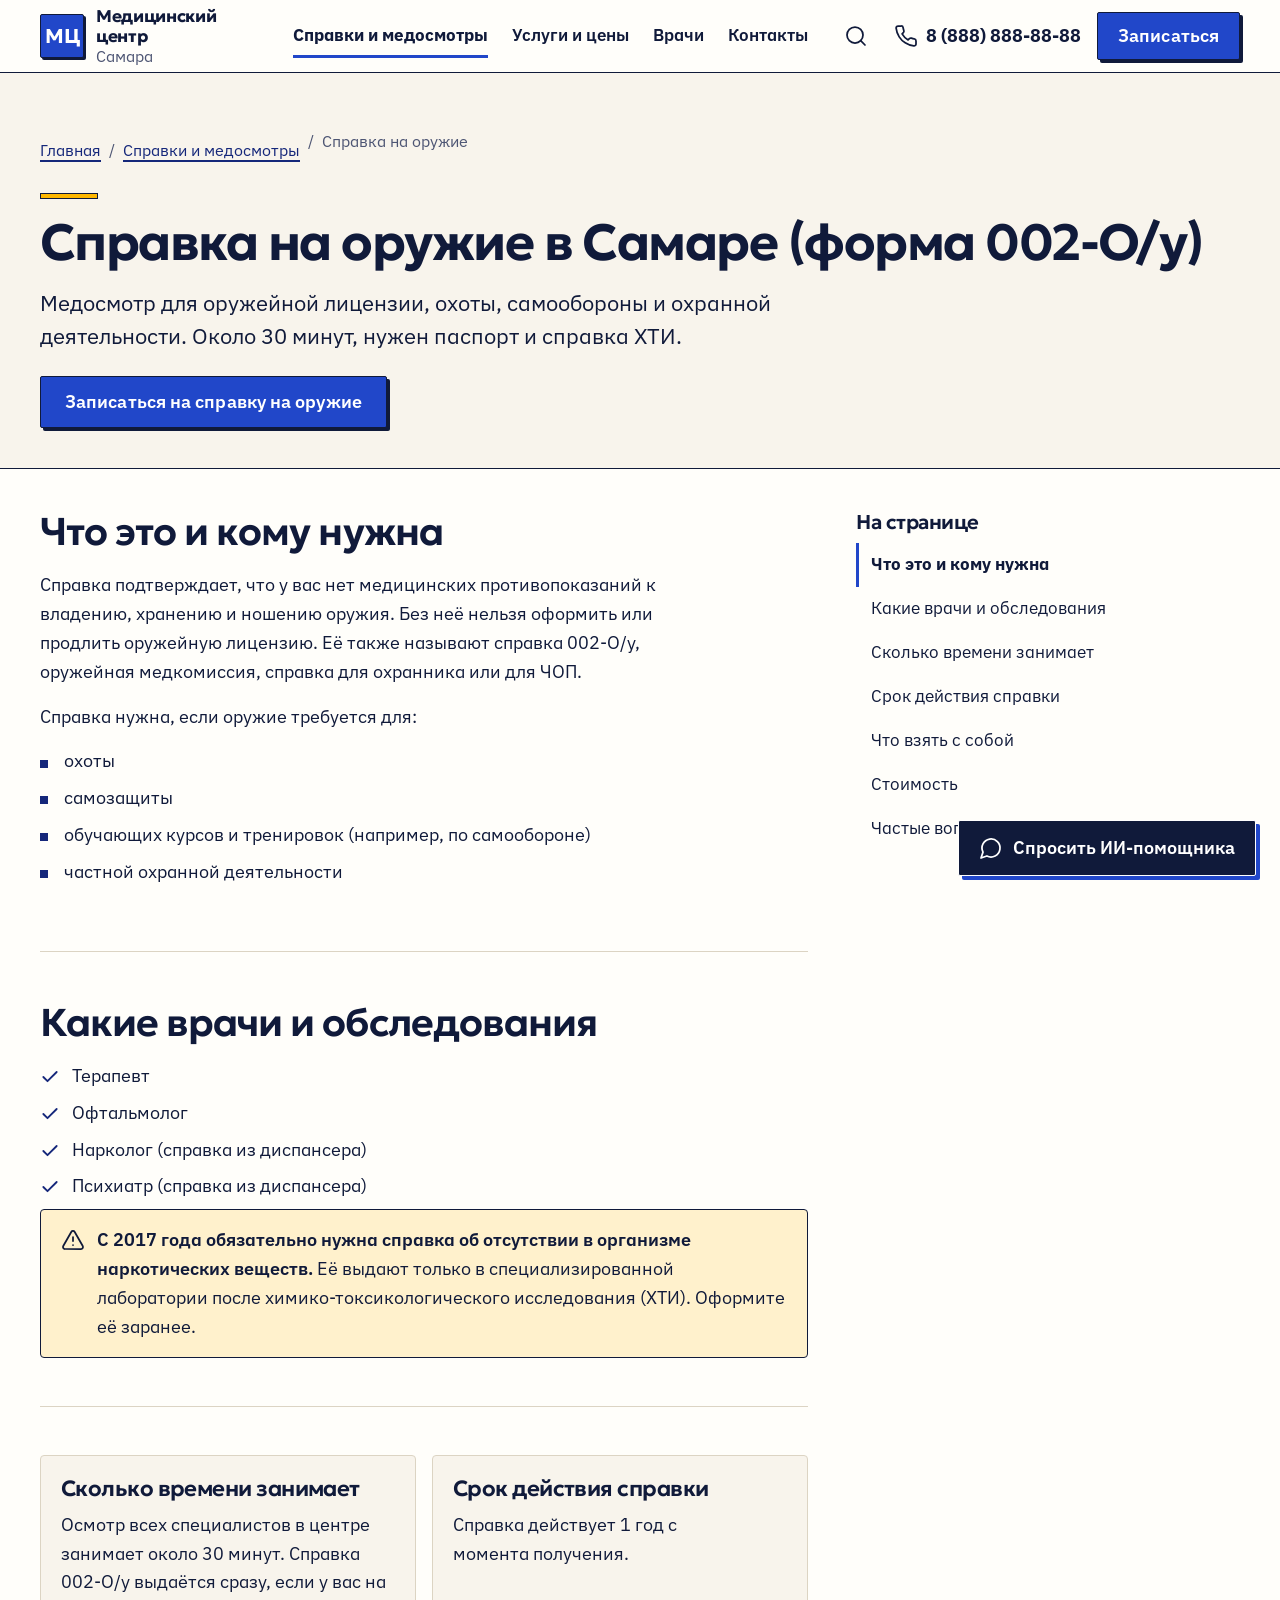
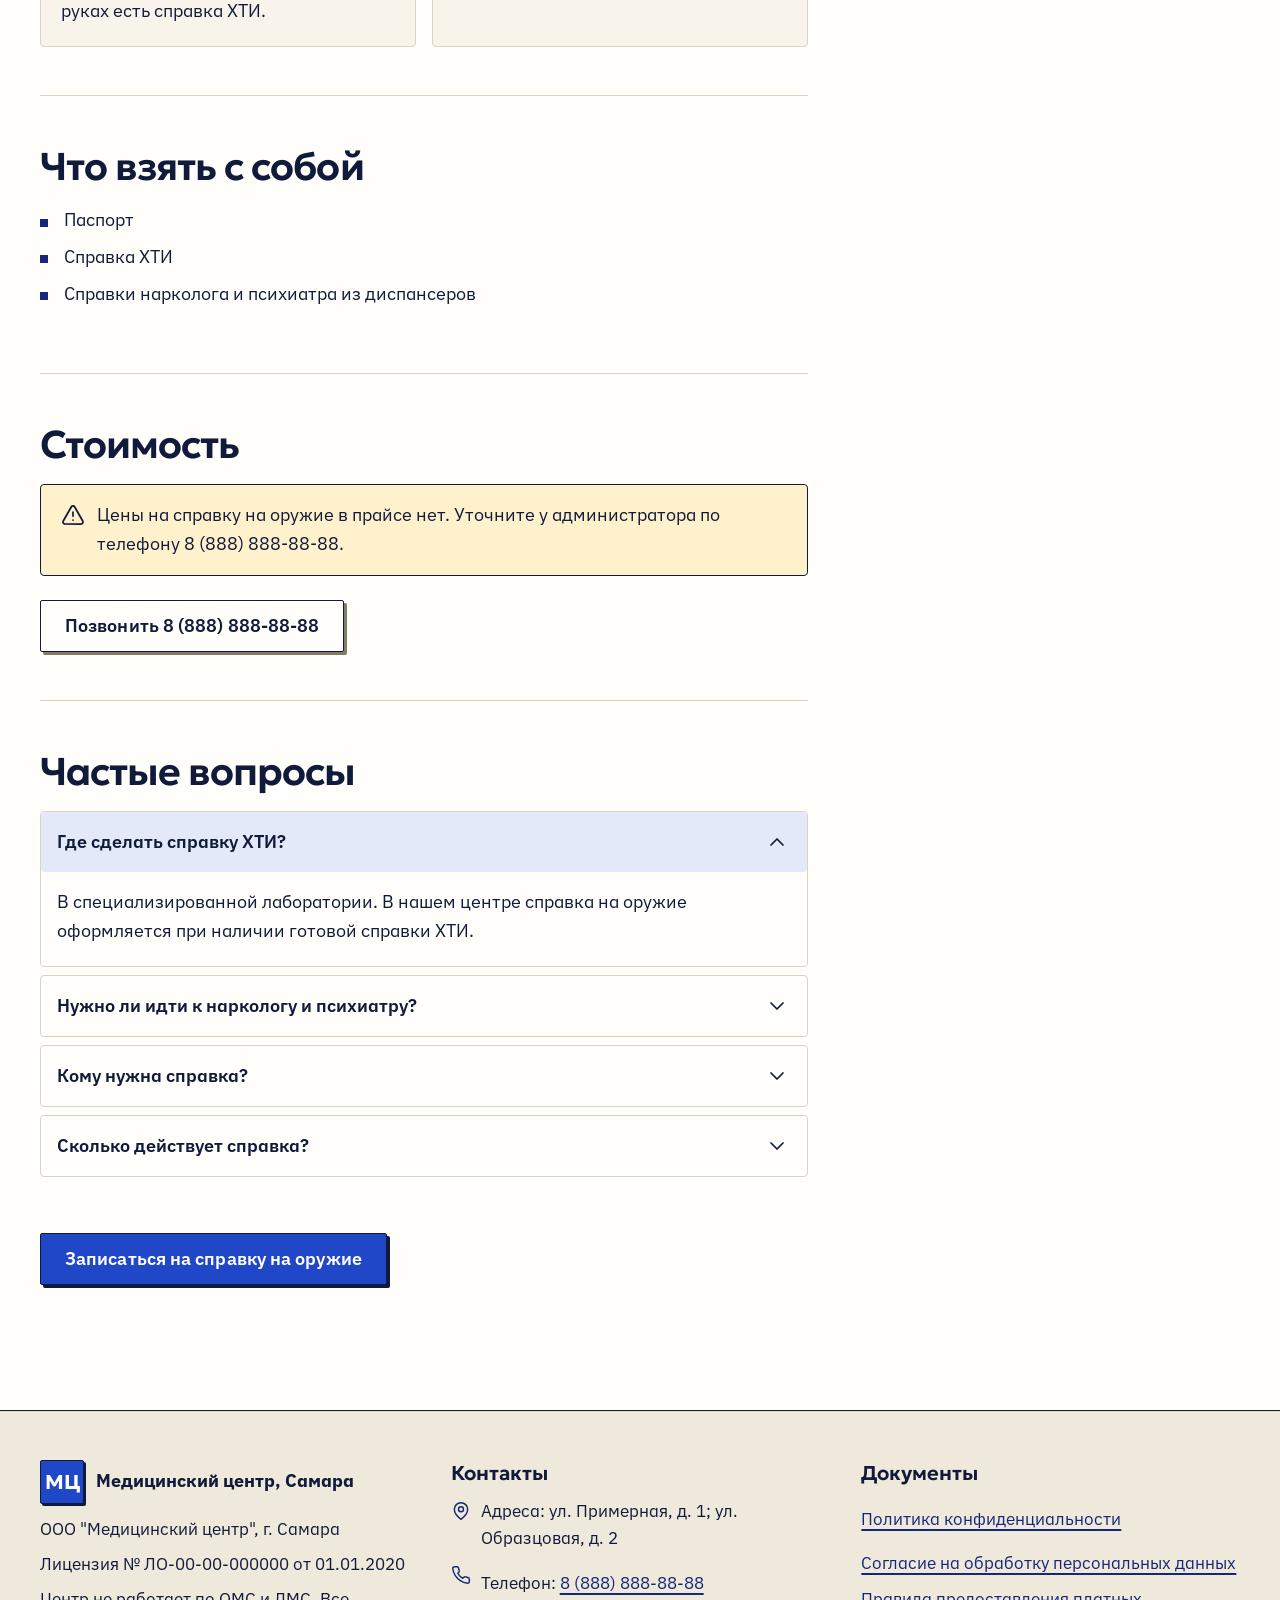
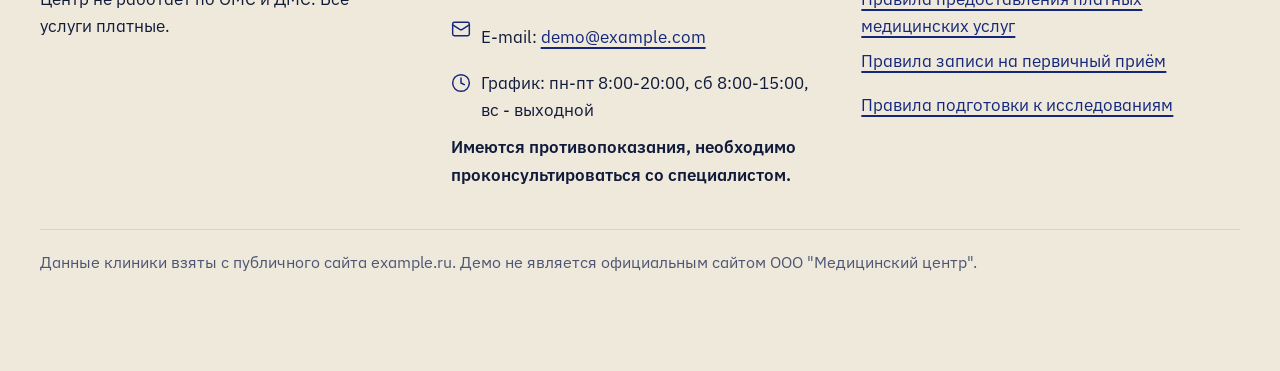
<file: spravki/oruzhie.html>
<!DOCTYPE html>
<html lang="ru">
<head>
<meta charset="utf-8">
<meta name="viewport" content="width=device-width, initial-scale=1">
<meta name="robots" content="noindex, nofollow">
<title>Справка на оружие в Самаре (002-О/у): врачи, ХТИ, сроки (демо)</title>
<meta name="description" content="Демо-версия сайта медицинского центра в Самаре: справка на оружие 002-О/у для оружейной лицензии, охоты, самообороны и охранной деятельности. Какие врачи, что взять с собой, сколько по времени.">
<link rel="icon" href="data:image/svg+xml,%3Csvg xmlns='http://www.w3.org/2000/svg' viewBox='0 0 32 32'%3E%3Crect width='32' height='32' rx='6' fill='%23075E44'/%3E%3C/svg%3E">
<link rel="preconnect" href="https://fonts.googleapis.com">
<link rel="preconnect" href="https://fonts.gstatic.com" crossorigin>
<link href="https://fonts.googleapis.com/css2?family=Geologica:wght@500..700&family=IBM+Plex+Sans:wght@400;500;600;700&display=swap" rel="stylesheet">
<link rel="stylesheet" href="../css/styles.css?v=20261022b">
<script>document.documentElement.className += ' js';</script>
</head>
<body data-root="../" data-page="spravki">
<svg xmlns="http://www.w3.org/2000/svg" style="position:absolute;width:0;height:0;overflow:hidden" aria-hidden="true" focusable="false">
<defs>
<symbol id="i-phone" viewBox="0 0 24 24"><path d="M22 16.92v3a2 2 0 0 1-2.18 2 19.79 19.79 0 0 1-8.63-3.07 19.5 19.5 0 0 1-6-6 19.79 19.79 0 0 1-3.07-8.67A2 2 0 0 1 4.11 2h3a2 2 0 0 1 2 1.72 12.84 12.84 0 0 0 .7 2.81 2 2 0 0 1-.45 2.11L8.09 9.91a16 16 0 0 0 6 6l1.27-1.27a2 2 0 0 1 2.11-.45 12.84 12.84 0 0 0 2.81.7A2 2 0 0 1 22 16.92z"/></symbol>
<symbol id="i-map-pin" viewBox="0 0 24 24"><path d="M20 10c0 6-8 12-8 12s-8-6-8-12a8 8 0 0 1 16 0z"/><circle cx="12" cy="10" r="3"/></symbol>
<symbol id="i-clock" viewBox="0 0 24 24"><circle cx="12" cy="12" r="10"/><path d="M12 6v6l4 2"/></symbol>
<symbol id="i-search" viewBox="0 0 24 24"><circle cx="11" cy="11" r="8"/><path d="m21 21-4.3-4.3"/></symbol>
<symbol id="i-menu" viewBox="0 0 24 24"><path d="M4 6h16M4 12h16M4 18h16"/></symbol>
<symbol id="i-x" viewBox="0 0 24 24"><path d="M18 6 6 18M6 6l12 12"/></symbol>
<symbol id="i-chevron-down" viewBox="0 0 24 24"><path d="m6 9 6 6 6-6"/></symbol>
<symbol id="i-chevron-right" viewBox="0 0 24 24"><path d="m9 18 6-6-6-6"/></symbol>
<symbol id="i-chevron-left" viewBox="0 0 24 24"><path d="m15 18-6-6 6-6"/></symbol>
<symbol id="i-check" viewBox="0 0 24 24"><path d="M20 6 9 17l-5-5"/></symbol>
<symbol id="i-triangle-alert" viewBox="0 0 24 24"><path d="m21.73 18-8-14a2 2 0 0 0-3.48 0l-8 14A2 2 0 0 0 4 21h16a2 2 0 0 0 1.73-3"/><path d="M12 9v4"/><path d="M12 17h.01"/></symbol>
<symbol id="i-info" viewBox="0 0 24 24"><circle cx="12" cy="12" r="10"/><path d="M12 16v-4"/><path d="M12 8h.01"/></symbol>
<symbol id="i-message-circle" viewBox="0 0 24 24"><path d="M7.9 20A9 9 0 1 0 4 16.1L2 22Z"/></symbol>
<symbol id="i-send" viewBox="0 0 24 24"><path d="m22 2-7 20-4-9-9-4Z"/><path d="M22 2 11 13"/></symbol>
<symbol id="i-mail" viewBox="0 0 24 24"><rect width="20" height="16" x="2" y="4" rx="2"/><path d="m22 7-8.97 5.7a1.94 1.94 0 0 1-2.06 0L2 7"/></symbol>
<symbol id="i-file-check" viewBox="0 0 24 24"><path d="M15 2H6a2 2 0 0 0-2 2v16a2 2 0 0 0 2 2h12a2 2 0 0 0 2-2V7Z"/><path d="M14 2v4a2 2 0 0 0 2 2h4"/><path d="m9 15 2 2 4-4"/></symbol>
<symbol id="i-file-text" viewBox="0 0 24 24"><path d="M15 2H6a2 2 0 0 0-2 2v16a2 2 0 0 0 2 2h12a2 2 0 0 0 2-2V7Z"/><path d="M14 2v4a2 2 0 0 0 2 2h4"/><path d="M10 9H8M16 13H8M16 17H8"/></symbol>
<symbol id="i-stethoscope" viewBox="0 0 24 24"><path d="M11 2v2"/><path d="M5 2v2"/><path d="M5 3H4a2 2 0 0 0-2 2v4a6 6 0 0 0 12 0V5a2 2 0 0 0-2-2h-1"/><path d="M8 15a6 6 0 0 0 12 0v-3"/><circle cx="20" cy="10" r="2"/></symbol>
<symbol id="i-building" viewBox="0 0 24 24"><path d="M6 22V4a2 2 0 0 1 2-2h8a2 2 0 0 1 2 2v18Z"/><path d="M6 12H4a2 2 0 0 0-2 2v6a2 2 0 0 0 2 2h2"/><path d="M18 9h2a2 2 0 0 1 2 2v9a2 2 0 0 1-2 2h-2"/><path d="M10 6h4M10 10h4M10 14h4M10 18h4"/></symbol>
<symbol id="i-waves" viewBox="0 0 24 24"><path d="M2 6c.6.5 1.2 1 2.5 1C7 7 7 5 9.5 5c2.6 0 2.4 2 5 2 2.5 0 2.5-2 5-2 1.3 0 1.9.5 2.5 1"/><path d="M2 12c.6.5 1.2 1 2.5 1 2.5 0 2.5-2 5-2 2.6 0 2.4 2 5 2 2.5 0 2.5-2 5-2 1.3 0 1.9.5 2.5 1"/><path d="M2 18c.6.5 1.2 1 2.5 1 2.5 0 2.5-2 5-2 2.6 0 2.4 2 5 2 2.5 0 2.5-2 5-2 1.3 0 1.9.5 2.5 1"/></symbol>
<symbol id="i-drip" viewBox="0 0 24 24"><path d="M12 1v2"/><rect x="7" y="3" width="10" height="9" rx="2"/><path d="M12 12v4"/><path d="M12 22c-1.7-1.5-2.8-2.8-2.8-4a2.8 2.8 0 0 1 5.6 0c0 1.2-1.1 2.5-2.8 4z"/></symbol>
<symbol id="i-calendar-check" viewBox="0 0 24 24"><path d="M8 2v4M16 2v4"/><rect width="18" height="18" x="3" y="4" rx="2"/><path d="M3 10h18"/><path d="m9 16 2 2 4-4"/></symbol>
<symbol id="i-pill" viewBox="0 0 24 24"><path d="m10.5 20.5 10-10a4.95 4.95 0 1 0-7-7l-10 10a4.95 4.95 0 1 0 7 7Z"/><path d="m8.5 8.5 7 7"/></symbol>
<symbol id="i-shield-check" viewBox="0 0 24 24"><path d="M20 13c0 5-3.5 7.5-7.66 8.95a1 1 0 0 1-.67-.01C7.5 20.5 4 18 4 13V6a1 1 0 0 1 1-1c2 0 4.5-1.2 6.24-2.72a1.17 1.17 0 0 1 1.52 0C14.51 3.81 17 5 19 5a1 1 0 0 1 1 1z"/><path d="m9 12 2 2 4-4"/></symbol>
</defs>
</svg>

<a class="skip-link" href="#main">Перейти к содержимому</a>
<header class="site-header" id="site-header">
  <div class="container header-row">
    <a class="brand" href="../index.html" aria-label="Медицинский центр, Самара, на главную">
      <span class="brand-mark" aria-hidden="true">МЦ</span>
      <span class="brand-text"><span class="brand-name">Медицинский центр</span><span class="brand-city">Самара</span></span>
    </a>
    <nav class="main-nav" aria-label="Основное меню">
      <ul>
        <li><a href="../spravki/index.html" aria-current="page">Справки и медосмотры</a></li>
        <li><a href="../uslugi.html">Услуги и цены</a></li>
        <li><a href="../vrachi.html">Врачи</a></li>
        <li><a href="../kontakty.html">Контакты</a></li>
      </ul>
    </nav>
    <button class="icon-btn" id="search-btn" type="button" aria-label="Поиск по сайту" aria-expanded="false" aria-controls="search-bar"><svg class="icon" aria-hidden="true"><use href="#i-search"/></svg></button>
    <span class="demo-badge">Демо</span>
    <button class="menu-btn" id="menu-btn" type="button" aria-expanded="false" aria-controls="menu-panel"><svg class="icon" aria-hidden="true"><use href="#i-menu"/></svg><span class="menu-btn-label">Меню</span></button>
    <a class="header-phone" href="tel:+78888888888"><svg class="icon" aria-hidden="true"><use href="#i-phone"/></svg><span>8&nbsp;(888)&nbsp;888-88-88</span></a>
    <a class="btn btn-primary btn-header header-cta" href="../zapis.html">Записаться</a>
  </div>
  <div class="search-bar" id="search-bar" hidden>
    <div class="container search-bar-row">
      <div class="search" data-search>
        <label class="field-label" for="q-bar">Найти справку, врача или услугу</label>
        <div class="search-field"><svg class="icon" aria-hidden="true"><use href="#i-search"/></svg><input class="input search-input" id="q-bar" type="search" placeholder="Например, справка в бассейн, УЗИ, кардиолог" autocomplete="off" enterkeyhint="search"></div>
        <div class="search-results" hidden></div>
      </div>
      <button class="btn btn-secondary btn-sm" type="button" data-search-close>Закрыть</button>
    </div>
  </div>
  <div class="menu-panel" id="menu-panel" hidden>
    <div class="container menu-inner">
      <div class="search" data-search>
        <label class="field-label" for="q-menu">Найти справку, врача или услугу</label>
        <div class="search-field"><svg class="icon" aria-hidden="true"><use href="#i-search"/></svg><input class="input search-input" id="q-menu" type="search" placeholder="Например, справка в бассейн, УЗИ, кардиолог" autocomplete="off" enterkeyhint="search"></div>
        <div class="search-results" hidden></div>
      </div>
      <nav aria-label="Меню сайта">
        <ul class="menu-list">
          <li><a href="../spravki/index.html" aria-current="page">Справки и медосмотры<svg class="icon" aria-hidden="true"><use href="#i-chevron-right"/></svg></a></li>
          <li><a href="../uslugi.html">Услуги и цены<svg class="icon" aria-hidden="true"><use href="#i-chevron-right"/></svg></a></li>
          <li><a href="../vrachi.html">Врачи<svg class="icon" aria-hidden="true"><use href="#i-chevron-right"/></svg></a></li>
          <li><a href="../kontakty.html">Контакты<svg class="icon" aria-hidden="true"><use href="#i-chevron-right"/></svg></a></li>
          <li><a href="../zapis.html">Запись онлайн<svg class="icon" aria-hidden="true"><use href="#i-chevron-right"/></svg></a></li>
        </ul>
      </nav>
      <div class="menu-actions">
        <a class="btn btn-primary btn-block" href="../zapis.html">Записаться</a>
        <a class="btn btn-secondary btn-block" href="tel:+78888888888">Позвонить 8&nbsp;(888)&nbsp;888-88-88</a>
      </div>
      <p class="menu-note">Пн-пт 8:00-20:00, сб 8:00-15:00, вс - выходной.<br>Без ОМС и ДМС.</p>
    </div>
  </div>
</header>

<main id="main" tabindex="-1">

<section class="page-head">
  <div class="container">
    <nav class="crumbs" aria-label="Хлебные крошки">
      <ol>
        <li><a href="../index.html">Главная</a></li>
        <li><a href="index.html"><svg class="icon crumb-back" aria-hidden="true"><use href="#i-chevron-left"/></svg>Справки и медосмотры</a></li>
        <li aria-current="page">Справка на оружие</li>
      </ol>
    </nav>
    <h1>Справка на оружие в Самаре (форма 002-О/у)</h1>
    <p class="lead">Медосмотр для оружейной лицензии, охоты, самообороны и охранной деятельности. Около 30 минут, нужен паспорт и справка ХТИ.</p>
    <p class="cta-top"><a class="btn btn-primary" href="../zapis.html?service=oruzhie">Записаться на справку на оружие</a></p>
  </div>
</section>

<section class="section section--surface article-section">
  <div class="container article-layout">
    <div class="article">
      <details class="toc toc-m">
        <summary>Содержание страницы<svg class="icon" aria-hidden="true"><use href="#i-chevron-down"/></svg></summary>
        <ul>
          <li><a href="#chto-eto">Что это и кому нужна</a></li>
          <li><a href="#vrachi">Какие врачи и обследования</a></li>
          <li><a href="#vremya">Сколько времени занимает</a></li>
          <li><a href="#srok">Срок действия справки</a></li>
          <li><a href="#vzyat">Что взять с собой</a></li>
          <li><a href="#cena">Стоимость</a></li>
          <li><a href="#faq">Частые вопросы</a></li>
        </ul>
      </details>

      <div class="blocks">

        <section class="block" id="chto-eto" aria-labelledby="h-chto-eto">
          <h2 id="h-chto-eto">Что это и кому нужна</h2>
          <p>Справка подтверждает, что у вас нет медицинских противопоказаний к владению, хранению и ношению оружия. Без неё нельзя оформить или продлить оружейную лицензию. Её также называют справка 002-О/у, оружейная медкомиссия, справка для охранника или для ЧОП.</p>
          <p>Справка нужна, если оружие требуется для:</p>
          <ul class="sq">
            <li>охоты</li>
            <li>самозащиты</li>
            <li>обучающих курсов и тренировок (например, по самообороне)</li>
            <li>частной охранной деятельности</li>
          </ul>
        </section>

        <section class="block" id="vrachi" aria-labelledby="h-vrachi">
          <h2 id="h-vrachi">Какие врачи и обследования</h2>
          <ul class="ticks">
            <li>Терапевт</li>
            <li>Офтальмолог</li>
            <li>Нарколог (справка из диспансера)</li>
            <li>Психиатр (справка из диспансера)</li>
          </ul>
          <div class="callout"><svg class="icon" aria-hidden="true"><use href="#i-triangle-alert"/></svg><p><span class="lead-strong">С 2017 года обязательно нужна справка об отсутствии в организме наркотических веществ.</span> Её выдают только в специализированной лаборатории после химико-токсикологического исследования (ХТИ). Оформите её заранее.</p></div>
        </section>

        <section class="block" aria-label="Время и срок действия">
          <div class="facts">
            <div class="fact" id="vremya">
              <h2>Сколько времени занимает</h2>
              <p>Осмотр всех специалистов в центре занимает около 30 минут. Справка 002-О/у выдаётся сразу, если у вас на руках есть справка ХТИ.</p>
            </div>
            <div class="fact" id="srok">
              <h2>Срок действия справки</h2>
              <p>Справка действует 1 год с момента получения.</p>
            </div>
          </div>
        </section>

        <section class="block" id="vzyat" aria-labelledby="h-vzyat">
          <h2 id="h-vzyat">Что взять с собой</h2>
          <ul class="sq">
            <li>Паспорт</li>
            <li>Справка ХТИ</li>
            <li>Справки нарколога и психиатра из диспансеров</li>
          </ul>
        </section>

        <section class="block" id="cena" aria-labelledby="h-cena">
          <h2 id="h-cena">Стоимость</h2>
          <div class="callout"><svg class="icon" aria-hidden="true"><use href="#i-triangle-alert"/></svg><p>Цены на справку на оружие в прайсе нет. Уточните у администратора по телефону 8&nbsp;(888)&nbsp;888-88-88.</p></div>
          <p class="cta-top"><a class="btn btn-secondary" href="tel:+78888888888">Позвонить 8&nbsp;(888)&nbsp;888-88-88</a></p>
        </section>

        <section class="block" id="faq" aria-labelledby="h-faq">
          <h2 id="h-faq">Частые вопросы</h2>
          <div class="faq">
            <details class="is-open" open>
              <summary><span>Где сделать справку ХТИ?</span><span class="chev"><svg class="icon" aria-hidden="true"><use href="#i-chevron-down"/></svg></span></summary>
              <div class="faq-body"><div><p>В специализированной лаборатории. В нашем центре справка на оружие оформляется при наличии готовой справки ХТИ.</p></div></div>
            </details>
            <details>
              <summary><span>Нужно ли идти к наркологу и психиатру?</span><span class="chev"><svg class="icon" aria-hidden="true"><use href="#i-chevron-down"/></svg></span></summary>
              <div class="faq-body"><div><p>Да, но справки от них берут из диспансеров. В центре вы проходите терапевта и офтальмолога.</p></div></div>
            </details>
            <details>
              <summary><span>Кому нужна справка?</span><span class="chev"><svg class="icon" aria-hidden="true"><use href="#i-chevron-down"/></svg></span></summary>
              <div class="faq-body"><div><p>Всем, кто использует оружие в личных или служебных целях: охотникам, владельцам оружия для самозащиты, инструкторам курсов, охранникам.</p></div></div>
            </details>
            <details>
              <summary><span>Сколько действует справка?</span><span class="chev"><svg class="icon" aria-hidden="true"><use href="#i-chevron-down"/></svg></span></summary>
              <div class="faq-body"><div><p>Один год с момента получения.</p></div></div>
            </details>
          </div>
        </section>

        <div class="block cta-end">
          <a class="btn btn-primary" href="../zapis.html?service=oruzhie">Записаться на справку на оружие</a>
        </div>

      </div>
    </div>

    <aside class="toc toc-d" aria-labelledby="toc-title">
      <h2 class="toc-title" id="toc-title">На странице</h2>
      <ul>
        <li><a href="#chto-eto">Что это и кому нужна</a></li>
        <li><a href="#vrachi">Какие врачи и обследования</a></li>
        <li><a href="#vremya">Сколько времени занимает</a></li>
        <li><a href="#srok">Срок действия справки</a></li>
        <li><a href="#vzyat">Что взять с собой</a></li>
        <li><a href="#cena">Стоимость</a></li>
        <li><a href="#faq">Частые вопросы</a></li>
      </ul>
    </aside>
  </div>
</section>

</main>

<footer class="site-footer">
  <div class="container">
    <div class="footer-grid">
      <div class="footer-col">
        <div class="footer-brand"><span class="brand-mark" aria-hidden="true">МЦ</span><span>Медицинский центр, Самара</span></div>
        <p>ООО "Медицинский центр", г. Самара</p>
        <p>Лицензия № ЛО-00-00-000000 от 01.01.2020</p>
        <p>Центр не работает по ОМС и ДМС. Все услуги платные.</p>
      </div>
      <div class="footer-col">
        <p class="footer-h">Контакты</p>
        <div class="footer-line"><svg class="icon icon-20" aria-hidden="true"><use href="#i-map-pin"/></svg><span>Адреса: ул. Примерная, д. 1; ул. Образцовая, д. 2</span></div>
        <div class="footer-line"><svg class="icon icon-20" aria-hidden="true"><use href="#i-phone"/></svg><span>Телефон: <a href="tel:+78888888888">8&nbsp;(888)&nbsp;888-88-88</a></span></div>
        <div class="footer-line"><svg class="icon icon-20" aria-hidden="true"><use href="#i-mail"/></svg><span>E-mail: <a href="mailto:demo@example.com">demo@example.com</a></span></div>
        <div class="footer-line"><svg class="icon icon-20" aria-hidden="true"><use href="#i-clock"/></svg><span>График: пн-пт 8:00-20:00, сб 8:00-15:00, вс - выходной</span></div>
        <p class="footer-warn">Имеются противопоказания, необходимо проконсультироваться со специалистом.</p>
      </div>
      <div class="footer-col">
        <p class="footer-h">Документы</p>
        <ul>
          <li><a href="../politika.html">Политика конфиденциальности</a></li>
          <li><a href="../politika.html#soglasie">Согласие на обработку персональных данных</a></li>
          <li><a href="#" target="_blank" rel="noopener noreferrer">Правила предоставления платных медицинских услуг<span class="sr-only"> (на сайте клиники, откроется в новой вкладке)</span></a></li>
          <li><a href="#" target="_blank" rel="noopener noreferrer">Правила записи на первичный приём<span class="sr-only"> (на сайте клиники, откроется в новой вкладке)</span></a></li>
          <li><a href="#" target="_blank" rel="noopener noreferrer">Правила подготовки к исследованиям<span class="sr-only"> (на сайте клиники, откроется в новой вкладке)</span></a></li>
        </ul>
      </div>
    </div>
    <p class="footer-note">Данные клиники взяты с публичного сайта example.ru. Демо не является официальным сайтом ООО "Медицинский центр".</p>
  </div>
</footer>

<nav class="bottombar" aria-label="Быстрые действия">
  <a href="tel:+78888888888"><svg class="icon" aria-hidden="true"><use href="#i-phone"/></svg><span>Позвонить</span></a>
  <a class="bb-primary" href="../zapis.html"><svg class="icon" aria-hidden="true"><use href="#i-calendar-check"/></svg><span>Записаться</span></a>
  <button type="button" data-open-chat><svg class="icon" aria-hidden="true"><use href="#i-message-circle"/></svg><span>Помощник</span></button>
</nav>

<script src="../js/prices.js?v=20261022b"></script>
<script src="../js/main.js?v=20261022b"></script>
<script src="../js/kb.js?v=20261022b"></script>
<script src="../js/chat.js?v=20261022b"></script>
</body>
</html>
</file>
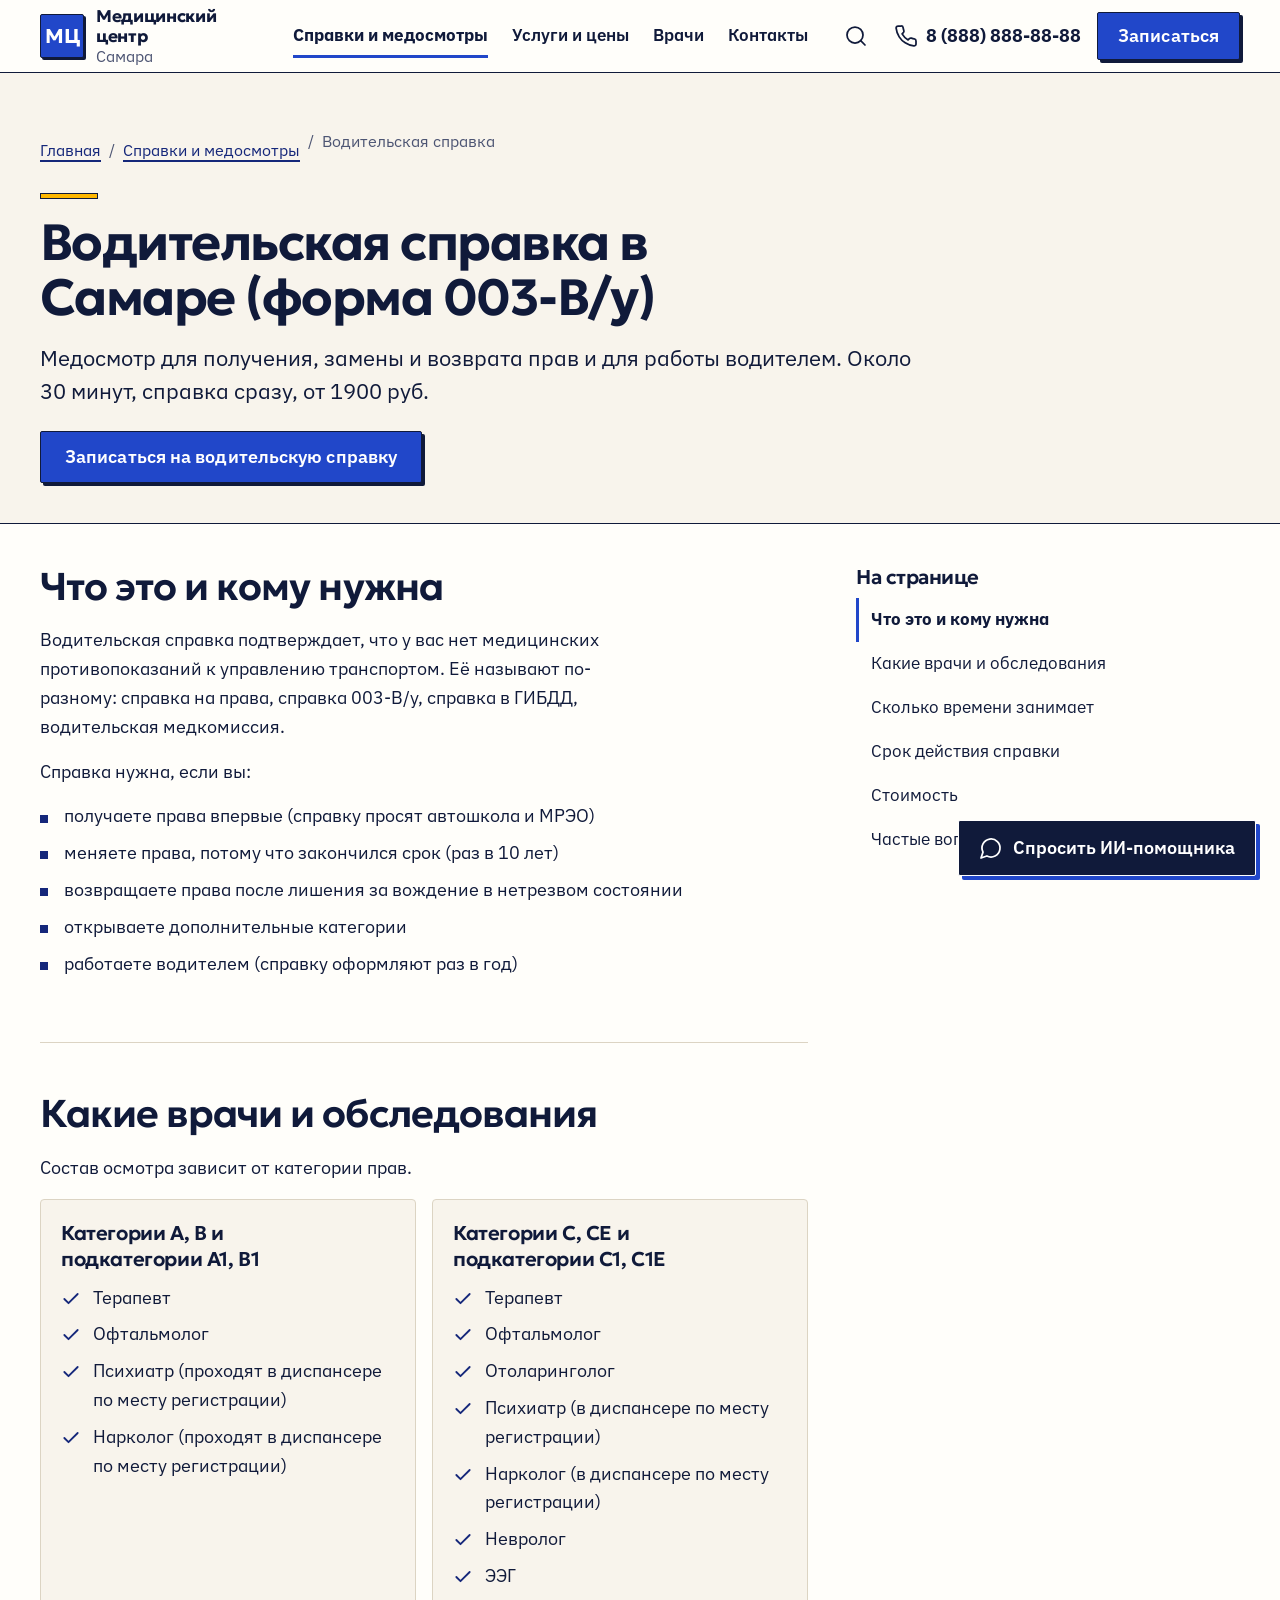
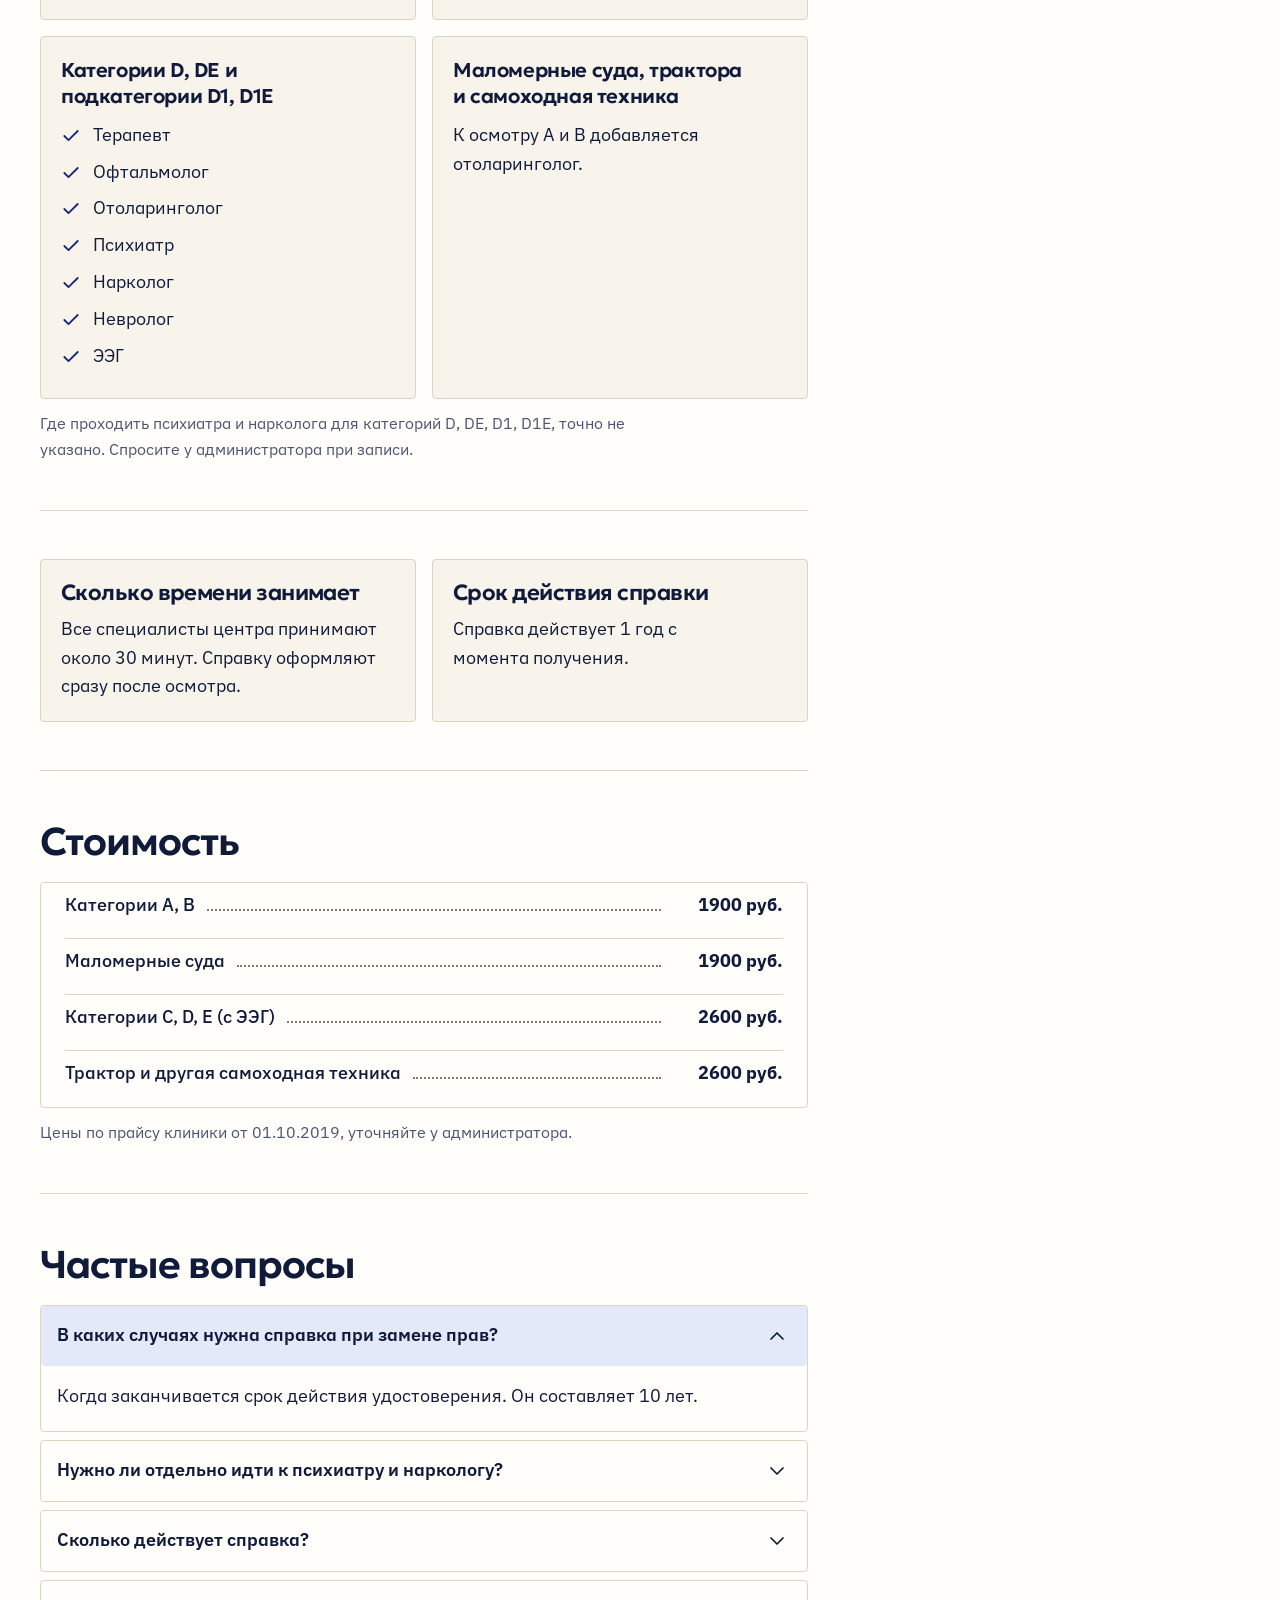
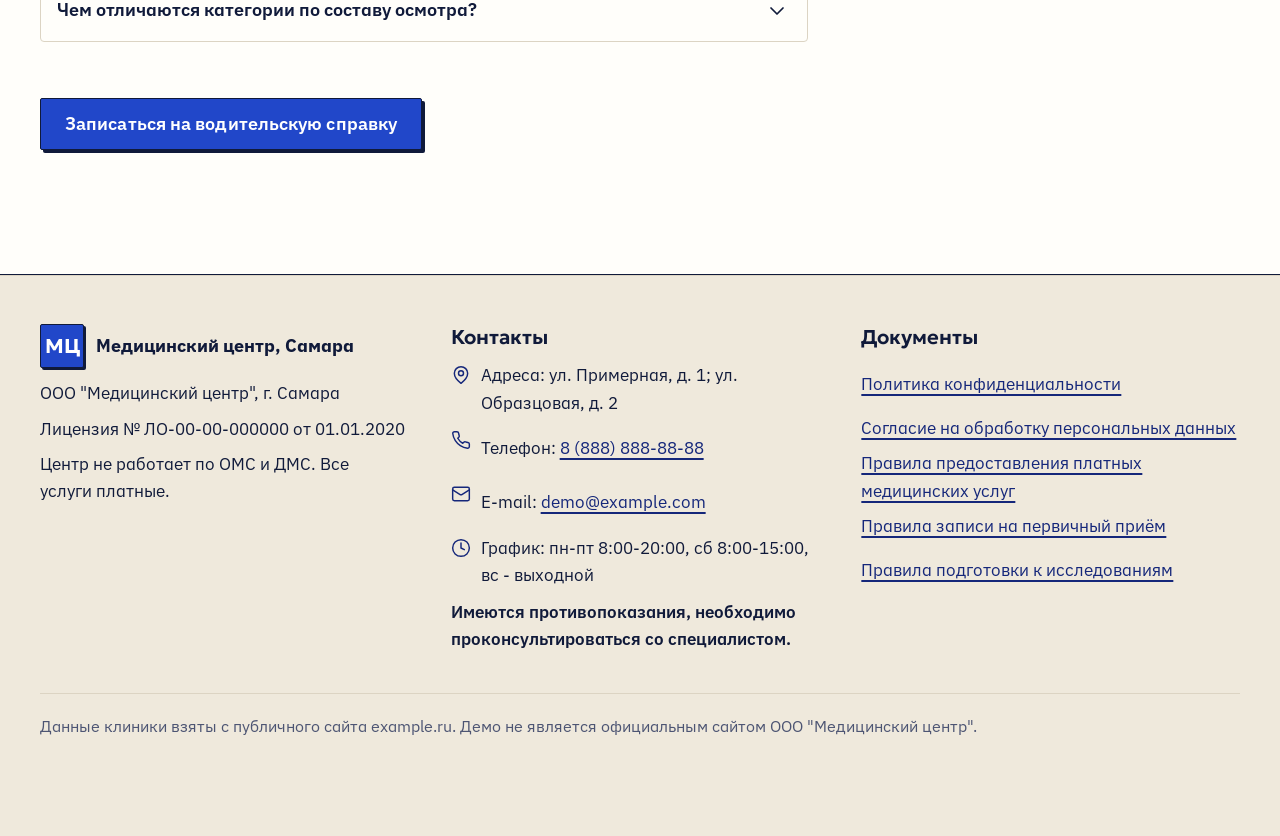
<file: spravki/voditelskaya.html>
<!DOCTYPE html>
<html lang="ru">
<head>
<meta charset="utf-8">
<meta name="viewport" content="width=device-width, initial-scale=1">
<meta name="robots" content="noindex, nofollow">
<title>Водительская справка в Самаре (003-В/у): врачи, сроки, цена (демо)</title>
<meta name="description" content="Демо-версия сайта медицинского центра в Самаре: водительская справка 003-В/у для получения, замены и возврата прав. Какие врачи, сколько по времени, срок действия и цена.">
<link rel="icon" href="data:image/svg+xml,%3Csvg xmlns='http://www.w3.org/2000/svg' viewBox='0 0 32 32'%3E%3Crect width='32' height='32' rx='6' fill='%23075E44'/%3E%3C/svg%3E">
<link rel="preconnect" href="https://fonts.googleapis.com">
<link rel="preconnect" href="https://fonts.gstatic.com" crossorigin>
<link href="https://fonts.googleapis.com/css2?family=Geologica:wght@500..700&family=IBM+Plex+Sans:wght@400;500;600;700&display=swap" rel="stylesheet">
<link rel="stylesheet" href="../css/styles.css?v=20261022b">
<script>document.documentElement.className += ' js';</script>
</head>
<body data-root="../" data-page="spravki">
<svg xmlns="http://www.w3.org/2000/svg" style="position:absolute;width:0;height:0;overflow:hidden" aria-hidden="true" focusable="false">
<defs>
<symbol id="i-phone" viewBox="0 0 24 24"><path d="M22 16.92v3a2 2 0 0 1-2.18 2 19.79 19.79 0 0 1-8.63-3.07 19.5 19.5 0 0 1-6-6 19.79 19.79 0 0 1-3.07-8.67A2 2 0 0 1 4.11 2h3a2 2 0 0 1 2 1.72 12.84 12.84 0 0 0 .7 2.81 2 2 0 0 1-.45 2.11L8.09 9.91a16 16 0 0 0 6 6l1.27-1.27a2 2 0 0 1 2.11-.45 12.84 12.84 0 0 0 2.81.7A2 2 0 0 1 22 16.92z"/></symbol>
<symbol id="i-map-pin" viewBox="0 0 24 24"><path d="M20 10c0 6-8 12-8 12s-8-6-8-12a8 8 0 0 1 16 0z"/><circle cx="12" cy="10" r="3"/></symbol>
<symbol id="i-clock" viewBox="0 0 24 24"><circle cx="12" cy="12" r="10"/><path d="M12 6v6l4 2"/></symbol>
<symbol id="i-search" viewBox="0 0 24 24"><circle cx="11" cy="11" r="8"/><path d="m21 21-4.3-4.3"/></symbol>
<symbol id="i-menu" viewBox="0 0 24 24"><path d="M4 6h16M4 12h16M4 18h16"/></symbol>
<symbol id="i-x" viewBox="0 0 24 24"><path d="M18 6 6 18M6 6l12 12"/></symbol>
<symbol id="i-chevron-down" viewBox="0 0 24 24"><path d="m6 9 6 6 6-6"/></symbol>
<symbol id="i-chevron-right" viewBox="0 0 24 24"><path d="m9 18 6-6-6-6"/></symbol>
<symbol id="i-chevron-left" viewBox="0 0 24 24"><path d="m15 18-6-6 6-6"/></symbol>
<symbol id="i-check" viewBox="0 0 24 24"><path d="M20 6 9 17l-5-5"/></symbol>
<symbol id="i-triangle-alert" viewBox="0 0 24 24"><path d="m21.73 18-8-14a2 2 0 0 0-3.48 0l-8 14A2 2 0 0 0 4 21h16a2 2 0 0 0 1.73-3"/><path d="M12 9v4"/><path d="M12 17h.01"/></symbol>
<symbol id="i-info" viewBox="0 0 24 24"><circle cx="12" cy="12" r="10"/><path d="M12 16v-4"/><path d="M12 8h.01"/></symbol>
<symbol id="i-message-circle" viewBox="0 0 24 24"><path d="M7.9 20A9 9 0 1 0 4 16.1L2 22Z"/></symbol>
<symbol id="i-send" viewBox="0 0 24 24"><path d="m22 2-7 20-4-9-9-4Z"/><path d="M22 2 11 13"/></symbol>
<symbol id="i-mail" viewBox="0 0 24 24"><rect width="20" height="16" x="2" y="4" rx="2"/><path d="m22 7-8.97 5.7a1.94 1.94 0 0 1-2.06 0L2 7"/></symbol>
<symbol id="i-file-check" viewBox="0 0 24 24"><path d="M15 2H6a2 2 0 0 0-2 2v16a2 2 0 0 0 2 2h12a2 2 0 0 0 2-2V7Z"/><path d="M14 2v4a2 2 0 0 0 2 2h4"/><path d="m9 15 2 2 4-4"/></symbol>
<symbol id="i-file-text" viewBox="0 0 24 24"><path d="M15 2H6a2 2 0 0 0-2 2v16a2 2 0 0 0 2 2h12a2 2 0 0 0 2-2V7Z"/><path d="M14 2v4a2 2 0 0 0 2 2h4"/><path d="M10 9H8M16 13H8M16 17H8"/></symbol>
<symbol id="i-stethoscope" viewBox="0 0 24 24"><path d="M11 2v2"/><path d="M5 2v2"/><path d="M5 3H4a2 2 0 0 0-2 2v4a6 6 0 0 0 12 0V5a2 2 0 0 0-2-2h-1"/><path d="M8 15a6 6 0 0 0 12 0v-3"/><circle cx="20" cy="10" r="2"/></symbol>
<symbol id="i-building" viewBox="0 0 24 24"><path d="M6 22V4a2 2 0 0 1 2-2h8a2 2 0 0 1 2 2v18Z"/><path d="M6 12H4a2 2 0 0 0-2 2v6a2 2 0 0 0 2 2h2"/><path d="M18 9h2a2 2 0 0 1 2 2v9a2 2 0 0 1-2 2h-2"/><path d="M10 6h4M10 10h4M10 14h4M10 18h4"/></symbol>
<symbol id="i-waves" viewBox="0 0 24 24"><path d="M2 6c.6.5 1.2 1 2.5 1C7 7 7 5 9.5 5c2.6 0 2.4 2 5 2 2.5 0 2.5-2 5-2 1.3 0 1.9.5 2.5 1"/><path d="M2 12c.6.5 1.2 1 2.5 1 2.5 0 2.5-2 5-2 2.6 0 2.4 2 5 2 2.5 0 2.5-2 5-2 1.3 0 1.9.5 2.5 1"/><path d="M2 18c.6.5 1.2 1 2.5 1 2.5 0 2.5-2 5-2 2.6 0 2.4 2 5 2 2.5 0 2.5-2 5-2 1.3 0 1.9.5 2.5 1"/></symbol>
<symbol id="i-drip" viewBox="0 0 24 24"><path d="M12 1v2"/><rect x="7" y="3" width="10" height="9" rx="2"/><path d="M12 12v4"/><path d="M12 22c-1.7-1.5-2.8-2.8-2.8-4a2.8 2.8 0 0 1 5.6 0c0 1.2-1.1 2.5-2.8 4z"/></symbol>
<symbol id="i-calendar-check" viewBox="0 0 24 24"><path d="M8 2v4M16 2v4"/><rect width="18" height="18" x="3" y="4" rx="2"/><path d="M3 10h18"/><path d="m9 16 2 2 4-4"/></symbol>
<symbol id="i-pill" viewBox="0 0 24 24"><path d="m10.5 20.5 10-10a4.95 4.95 0 1 0-7-7l-10 10a4.95 4.95 0 1 0 7 7Z"/><path d="m8.5 8.5 7 7"/></symbol>
<symbol id="i-shield-check" viewBox="0 0 24 24"><path d="M20 13c0 5-3.5 7.5-7.66 8.95a1 1 0 0 1-.67-.01C7.5 20.5 4 18 4 13V6a1 1 0 0 1 1-1c2 0 4.5-1.2 6.24-2.72a1.17 1.17 0 0 1 1.52 0C14.51 3.81 17 5 19 5a1 1 0 0 1 1 1z"/><path d="m9 12 2 2 4-4"/></symbol>
</defs>
</svg>

<a class="skip-link" href="#main">Перейти к содержимому</a>
<header class="site-header" id="site-header">
  <div class="container header-row">
    <a class="brand" href="../index.html" aria-label="Медицинский центр, Самара, на главную">
      <span class="brand-mark" aria-hidden="true">МЦ</span>
      <span class="brand-text"><span class="brand-name">Медицинский центр</span><span class="brand-city">Самара</span></span>
    </a>
    <nav class="main-nav" aria-label="Основное меню">
      <ul>
        <li><a href="../spravki/index.html" aria-current="page">Справки и медосмотры</a></li>
        <li><a href="../uslugi.html">Услуги и цены</a></li>
        <li><a href="../vrachi.html">Врачи</a></li>
        <li><a href="../kontakty.html">Контакты</a></li>
      </ul>
    </nav>
    <button class="icon-btn" id="search-btn" type="button" aria-label="Поиск по сайту" aria-expanded="false" aria-controls="search-bar"><svg class="icon" aria-hidden="true"><use href="#i-search"/></svg></button>
    <span class="demo-badge">Демо</span>
    <button class="menu-btn" id="menu-btn" type="button" aria-expanded="false" aria-controls="menu-panel"><svg class="icon" aria-hidden="true"><use href="#i-menu"/></svg><span class="menu-btn-label">Меню</span></button>
    <a class="header-phone" href="tel:+78888888888"><svg class="icon" aria-hidden="true"><use href="#i-phone"/></svg><span>8&nbsp;(888)&nbsp;888-88-88</span></a>
    <a class="btn btn-primary btn-header header-cta" href="../zapis.html">Записаться</a>
  </div>
  <div class="search-bar" id="search-bar" hidden>
    <div class="container search-bar-row">
      <div class="search" data-search>
        <label class="field-label" for="q-bar">Найти справку, врача или услугу</label>
        <div class="search-field"><svg class="icon" aria-hidden="true"><use href="#i-search"/></svg><input class="input search-input" id="q-bar" type="search" placeholder="Например, справка в бассейн, УЗИ, кардиолог" autocomplete="off" enterkeyhint="search"></div>
        <div class="search-results" hidden></div>
      </div>
      <button class="btn btn-secondary btn-sm" type="button" data-search-close>Закрыть</button>
    </div>
  </div>
  <div class="menu-panel" id="menu-panel" hidden>
    <div class="container menu-inner">
      <div class="search" data-search>
        <label class="field-label" for="q-menu">Найти справку, врача или услугу</label>
        <div class="search-field"><svg class="icon" aria-hidden="true"><use href="#i-search"/></svg><input class="input search-input" id="q-menu" type="search" placeholder="Например, справка в бассейн, УЗИ, кардиолог" autocomplete="off" enterkeyhint="search"></div>
        <div class="search-results" hidden></div>
      </div>
      <nav aria-label="Меню сайта">
        <ul class="menu-list">
          <li><a href="../spravki/index.html" aria-current="page">Справки и медосмотры<svg class="icon" aria-hidden="true"><use href="#i-chevron-right"/></svg></a></li>
          <li><a href="../uslugi.html">Услуги и цены<svg class="icon" aria-hidden="true"><use href="#i-chevron-right"/></svg></a></li>
          <li><a href="../vrachi.html">Врачи<svg class="icon" aria-hidden="true"><use href="#i-chevron-right"/></svg></a></li>
          <li><a href="../kontakty.html">Контакты<svg class="icon" aria-hidden="true"><use href="#i-chevron-right"/></svg></a></li>
          <li><a href="../zapis.html">Запись онлайн<svg class="icon" aria-hidden="true"><use href="#i-chevron-right"/></svg></a></li>
        </ul>
      </nav>
      <div class="menu-actions">
        <a class="btn btn-primary btn-block" href="../zapis.html">Записаться</a>
        <a class="btn btn-secondary btn-block" href="tel:+78888888888">Позвонить 8&nbsp;(888)&nbsp;888-88-88</a>
      </div>
      <p class="menu-note">Пн-пт 8:00-20:00, сб 8:00-15:00, вс - выходной.<br>Без ОМС и ДМС.</p>
    </div>
  </div>
</header>

<main id="main" tabindex="-1">

<section class="page-head">
  <div class="container">
    <nav class="crumbs" aria-label="Хлебные крошки">
      <ol>
        <li><a href="../index.html">Главная</a></li>
        <li><a href="index.html"><svg class="icon crumb-back" aria-hidden="true"><use href="#i-chevron-left"/></svg>Справки и медосмотры</a></li>
        <li aria-current="page">Водительская справка</li>
      </ol>
    </nav>
    <h1>Водительская справка в Самаре (форма 003-В/у)</h1>
    <p class="lead">Медосмотр для получения, замены и возврата прав и для работы водителем. Около 30 минут, справка сразу, от 1900&nbsp;руб.</p>
    <p class="cta-top"><a class="btn btn-primary" href="../zapis.html?service=voditelskaya">Записаться на водительскую справку</a></p>
  </div>
</section>

<section class="section section--surface article-section">
  <div class="container article-layout">
    <div class="article">
      <details class="toc toc-m">
        <summary>Содержание страницы<svg class="icon" aria-hidden="true"><use href="#i-chevron-down"/></svg></summary>
        <ul>
          <li><a href="#chto-eto">Что это и кому нужна</a></li>
          <li><a href="#vrachi">Какие врачи и обследования</a></li>
          <li><a href="#vremya">Сколько времени занимает</a></li>
          <li><a href="#srok">Срок действия справки</a></li>
          <li><a href="#cena">Стоимость</a></li>
          <li><a href="#faq">Частые вопросы</a></li>
        </ul>
      </details>

      <div class="blocks">

        <section class="block" id="chto-eto" aria-labelledby="h-chto-eto">
          <h2 id="h-chto-eto">Что это и кому нужна</h2>
          <p>Водительская справка подтверждает, что у вас нет медицинских противопоказаний к управлению транспортом. Её называют по-разному: справка на права, справка 003-В/у, справка в ГИБДД, водительская медкомиссия.</p>
          <p>Справка нужна, если вы:</p>
          <ul class="sq">
            <li>получаете права впервые (справку просят автошкола и МРЭО)</li>
            <li>меняете права, потому что закончился срок (раз в 10 лет)</li>
            <li>возвращаете права после лишения за вождение в нетрезвом состоянии</li>
            <li>открываете дополнительные категории</li>
            <li>работаете водителем (справку оформляют раз в год)</li>
          </ul>
        </section>

        <section class="block" id="vrachi" aria-labelledby="h-vrachi">
          <h2 id="h-vrachi">Какие врачи и обследования</h2>
          <p>Состав осмотра зависит от категории прав.</p>
          <div class="panels">
            <div class="panel">
              <h3>Категории A, B и подкатегории A1, B1</h3>
              <ul class="ticks">
                <li>Терапевт</li>
                <li>Офтальмолог</li>
                <li>Психиатр (проходят в диспансере по месту регистрации)</li>
                <li>Нарколог (проходят в диспансере по месту регистрации)</li>
              </ul>
            </div>
            <div class="panel">
              <h3>Категории C, CE и подкатегории C1, C1E</h3>
              <ul class="ticks">
                <li>Терапевт</li>
                <li>Офтальмолог</li>
                <li>Отоларинголог</li>
                <li>Психиатр (в диспансере по месту регистрации)</li>
                <li>Нарколог (в диспансере по месту регистрации)</li>
                <li>Невролог</li>
                <li>ЭЭГ</li>
              </ul>
            </div>
            <div class="panel">
              <h3>Категории D, DE и подкатегории D1, D1E</h3>
              <ul class="ticks">
                <li>Терапевт</li>
                <li>Офтальмолог</li>
                <li>Отоларинголог</li>
                <li>Психиатр</li>
                <li>Нарколог</li>
                <li>Невролог</li>
                <li>ЭЭГ</li>
              </ul>
            </div>
            <div class="panel">
              <h3>Маломерные суда, трактора и самоходная техника</h3>
              <p>К осмотру A и B добавляется отоларинголог.</p>
            </div>
          </div>
          <p class="note-small">Где проходить психиатра и нарколога для категорий D, DE, D1, D1E, точно не указано. Спросите у администратора при записи.</p>
        </section>

        <section class="block" aria-label="Время и срок действия">
          <div class="facts">
            <div class="fact" id="vremya">
              <h2>Сколько времени занимает</h2>
              <p>Все специалисты центра принимают около 30 минут. Справку оформляют сразу после осмотра.</p>
            </div>
            <div class="fact" id="srok">
              <h2>Срок действия справки</h2>
              <p>Справка действует 1 год с момента получения.</p>
            </div>
          </div>
        </section>

        <section class="block" id="cena" aria-labelledby="h-cena">
          <h2 id="h-cena">Стоимость</h2>
          <div class="price-card">
            <ul class="price-list">
              <li class="price-row"><span class="price-name">Категории A, B</span><span class="price-dots" aria-hidden="true"></span><span class="price-val">1900&nbsp;руб.</span></li>
              <li class="price-row"><span class="price-name">Маломерные суда</span><span class="price-dots" aria-hidden="true"></span><span class="price-val">1900&nbsp;руб.</span></li>
              <li class="price-row"><span class="price-name">Категории C, D, E (с ЭЭГ)</span><span class="price-dots" aria-hidden="true"></span><span class="price-val">2600&nbsp;руб.</span></li>
              <li class="price-row"><span class="price-name">Трактор и другая самоходная техника</span><span class="price-dots" aria-hidden="true"></span><span class="price-val">2600&nbsp;руб.</span></li>
            </ul>
          </div>
          <p class="note-small">Цены по прайсу клиники от 01.10.2019, уточняйте у администратора.</p>
        </section>

        <section class="block" id="faq" aria-labelledby="h-faq">
          <h2 id="h-faq">Частые вопросы</h2>
          <div class="faq">
            <details class="is-open" open>
              <summary><span>В каких случаях нужна справка при замене прав?</span><span class="chev"><svg class="icon" aria-hidden="true"><use href="#i-chevron-down"/></svg></span></summary>
              <div class="faq-body"><div><p>Когда заканчивается срок действия удостоверения. Он составляет 10 лет.</p></div></div>
            </details>
            <details>
              <summary><span>Нужно ли отдельно идти к психиатру и наркологу?</span><span class="chev"><svg class="icon" aria-hidden="true"><use href="#i-chevron-down"/></svg></span></summary>
              <div class="faq-body"><div><p>Для категорий A, B и C эти осмотры проходят в диспансере по месту регистрации. Для категорий D уточните порядок у администратора при записи.</p></div></div>
            </details>
            <details>
              <summary><span>Сколько действует справка?</span><span class="chev"><svg class="icon" aria-hidden="true"><use href="#i-chevron-down"/></svg></span></summary>
              <div class="faq-body"><div><p>Один год с момента получения.</p></div></div>
            </details>
            <details>
              <summary><span>Чем отличаются категории по составу осмотра?</span><span class="chev"><svg class="icon" aria-hidden="true"><use href="#i-chevron-down"/></svg></span></summary>
              <div class="faq-body"><div><p>Для A и B осмотр минимальный: терапевт, офтальмолог, психиатр и нарколог. Для C и D добавляются отоларинголог, невролог и ЭЭГ.</p></div></div>
            </details>
          </div>
        </section>

        <div class="block cta-end">
          <a class="btn btn-primary" href="../zapis.html?service=voditelskaya">Записаться на водительскую справку</a>
        </div>

      </div>
    </div>

    <aside class="toc toc-d" aria-labelledby="toc-title">
      <h2 class="toc-title" id="toc-title">На странице</h2>
      <ul>
        <li><a href="#chto-eto">Что это и кому нужна</a></li>
        <li><a href="#vrachi">Какие врачи и обследования</a></li>
        <li><a href="#vremya">Сколько времени занимает</a></li>
        <li><a href="#srok">Срок действия справки</a></li>
        <li><a href="#cena">Стоимость</a></li>
        <li><a href="#faq">Частые вопросы</a></li>
      </ul>
    </aside>
  </div>
</section>

</main>

<footer class="site-footer">
  <div class="container">
    <div class="footer-grid">
      <div class="footer-col">
        <div class="footer-brand"><span class="brand-mark" aria-hidden="true">МЦ</span><span>Медицинский центр, Самара</span></div>
        <p>ООО "Медицинский центр", г. Самара</p>
        <p>Лицензия № ЛО-00-00-000000 от 01.01.2020</p>
        <p>Центр не работает по ОМС и ДМС. Все услуги платные.</p>
      </div>
      <div class="footer-col">
        <p class="footer-h">Контакты</p>
        <div class="footer-line"><svg class="icon icon-20" aria-hidden="true"><use href="#i-map-pin"/></svg><span>Адреса: ул. Примерная, д. 1; ул. Образцовая, д. 2</span></div>
        <div class="footer-line"><svg class="icon icon-20" aria-hidden="true"><use href="#i-phone"/></svg><span>Телефон: <a href="tel:+78888888888">8&nbsp;(888)&nbsp;888-88-88</a></span></div>
        <div class="footer-line"><svg class="icon icon-20" aria-hidden="true"><use href="#i-mail"/></svg><span>E-mail: <a href="mailto:demo@example.com">demo@example.com</a></span></div>
        <div class="footer-line"><svg class="icon icon-20" aria-hidden="true"><use href="#i-clock"/></svg><span>График: пн-пт 8:00-20:00, сб 8:00-15:00, вс - выходной</span></div>
        <p class="footer-warn">Имеются противопоказания, необходимо проконсультироваться со специалистом.</p>
      </div>
      <div class="footer-col">
        <p class="footer-h">Документы</p>
        <ul>
          <li><a href="../politika.html">Политика конфиденциальности</a></li>
          <li><a href="../politika.html#soglasie">Согласие на обработку персональных данных</a></li>
          <li><a href="#" target="_blank" rel="noopener noreferrer">Правила предоставления платных медицинских услуг<span class="sr-only"> (на сайте клиники, откроется в новой вкладке)</span></a></li>
          <li><a href="#" target="_blank" rel="noopener noreferrer">Правила записи на первичный приём<span class="sr-only"> (на сайте клиники, откроется в новой вкладке)</span></a></li>
          <li><a href="#" target="_blank" rel="noopener noreferrer">Правила подготовки к исследованиям<span class="sr-only"> (на сайте клиники, откроется в новой вкладке)</span></a></li>
        </ul>
      </div>
    </div>
    <p class="footer-note">Данные клиники взяты с публичного сайта example.ru. Демо не является официальным сайтом ООО "Медицинский центр".</p>
  </div>
</footer>

<nav class="bottombar" aria-label="Быстрые действия">
  <a href="tel:+78888888888"><svg class="icon" aria-hidden="true"><use href="#i-phone"/></svg><span>Позвонить</span></a>
  <a class="bb-primary" href="../zapis.html"><svg class="icon" aria-hidden="true"><use href="#i-calendar-check"/></svg><span>Записаться</span></a>
  <button type="button" data-open-chat><svg class="icon" aria-hidden="true"><use href="#i-message-circle"/></svg><span>Помощник</span></button>
</nav>

<script src="../js/prices.js?v=20261022b"></script>
<script src="../js/main.js?v=20261022b"></script>
<script src="../js/kb.js?v=20261022b"></script>
<script src="../js/chat.js?v=20261022b"></script>
</body>
</html>
</file>
<file: css/styles.css>
/* Демо-сайт "Медицинский центр, Волгоград". Токены и компоненты по design.md.
   Тёмной темы нет (по design.md), color-scheme: light. */

:root {
  color-scheme: light;

  /* основа */
  --bg: #F8F4EC;
  --surface: #FFFEFA;
  --surface-2: #EFE9DC;
  --text: #101A3A;
  --muted: #4D5573;
  --line: #DCD4C3;
  --line-strong: #837B68;

  /* акцент */
  --accent: #2147C9;
  --accent-dark: #15277A;
  --accent-active: #0C1855;
  --accent-soft: #E4E9FA;

  /* документы и фокус */
  --stamp: #15277A;
  --focus: var(--stamp);

  /* состояния */
  --error: #B42318;
  --error-bg: #FDECEA;
  --success: var(--accent-dark);
  --success-bg: var(--accent-soft);
  --warn: #FFB700;
  --warn-soft: #FFF1CC;
  --warn-line: #E0B24A;
  --mark: #FFD966;
  --disabled-bg: #EFE9DC;
  --disabled-text: #6B6A60;

  /* шрифты */
  --font-head: "Geologica", "Segoe UI", system-ui, Arial, sans-serif;
  --font-body: "IBM Plex Sans", "Segoe UI", system-ui, Arial, sans-serif;

  /* отступы */
  --s1: 4px; --s2: 8px; --s3: 12px; --s4: 16px; --s5: 24px;
  --s6: 32px; --s7: 48px; --s8: 64px; --s9: 96px;
  --section-y: clamp(48px, 6vw, 88px);

  /* радиусы: ровно два */
  --r-s: 2px;
  --r-m: 4px;

  /* тени: только у плавающих слоёв */
  --sh-float: 6px 6px 0 rgba(16, 26, 58, .16);
  --sh-bar: 0 -2px 0 var(--text);

  --header-h: 64px;
  --ribbon-h: 0px;
}
@media (min-width: 768px) {
  :root { --ribbon-h: 0px; --header-h: 72px; }
}

/* ---------- база ---------- */
*, *::before, *::after { box-sizing: border-box; }
html {
  font-size: 100%;
  -webkit-text-size-adjust: 100%;
  scroll-behavior: smooth;
  scroll-padding-top: calc(var(--ribbon-h) + var(--header-h) + 16px);
}
body {
  margin: 0;
  font-family: var(--font-body);
  font-size: 1.125rem;
  line-height: 1.6;
  color: var(--text);
  background: var(--bg);
  min-height: 100vh;
  overflow-wrap: break-word;
  padding-bottom: calc(80px + env(safe-area-inset-bottom));
}
@media (min-width: 768px) { body { padding-bottom: 0; } }
@media (max-width: 359px) { body { font-size: 1.0625rem; } }

h1, h2, h3 {
  font-family: var(--font-head);
  font-weight: 600;
  font-optical-sizing: auto;
  text-wrap: balance;
  font-variant-numeric: lining-nums;
  margin: 0;
}
h1 { font-size: clamp(2rem, 1.5rem + 2.1vw, 3.25rem); line-height: 1.12; letter-spacing: -.015em; }
h2 { font-size: clamp(1.625rem, 1.3rem + 1.4vw, 2.5rem); line-height: 1.2; letter-spacing: -.01em; }
h3 { font-size: clamp(1.25rem, 1.1rem + .6vw, 1.5rem); line-height: 1.3; }
p, li { text-wrap: pretty; }
p { margin: 0 0 16px; }
ul, ol { margin: 0; }
img, svg { max-width: 100%; }
a { color: var(--accent-dark); text-decoration-thickness: 1.5px; text-underline-offset: .2em; }
a:hover { text-decoration-thickness: 2.5px; }
button, input, select, textarea { font: inherit; color: inherit; }
button { cursor: pointer; }
.num, .price { font-variant-numeric: tabular-nums; }
.nowrap { white-space: nowrap; }
.muted { color: var(--muted); }
small, .small { font-size: 1rem; }

:focus-visible { outline: 3px solid var(--focus); outline-offset: 3px; }
.on-dark :focus-visible, .section--dark :focus-visible { outline-color: #fff; }

.sr-only {
  position: absolute !important; width: 1px; height: 1px; margin: -1px; padding: 0;
  overflow: hidden; clip: rect(0 0 0 0); white-space: nowrap; border: 0;
}
[hidden] { display: none !important; }

.skip-link {
  position: absolute; left: 16px; top: -120px; z-index: 100;
  background: var(--text); color: #fff; padding: 12px 16px; border-radius: var(--r-s);
  font-weight: 600; text-decoration: none;
}
.skip-link:focus { top: 8px; outline-color: #fff; }

.container {
  width: 100%;
  max-width: 1280px;
  margin-inline: auto;
  padding-inline: clamp(16px, 4vw, 40px);
}
main:focus { outline: none; }

/* ---------- иконки ---------- */
.icon {
  width: 24px; height: 24px; flex: none;
  fill: none; stroke: currentColor; stroke-width: 1.75;
  stroke-linecap: round; stroke-linejoin: round;
}
.icon-20 { width: 20px; height: 20px; }
.icon-28 { width: 28px; height: 28px; }
.icon-32 { width: 32px; height: 32px; }

/* ---------- плашка "Демо" ---------- */
.ribbon {
  background: var(--warn); color: var(--text);
  font-weight: 600; font-size: 1.0625rem; line-height: 1.3;
}
.ribbon .container { display: flex; align-items: center; gap: 10px; padding-block: 10px; min-height: 44px; }
@media (min-width: 768px) {
  .ribbon { position: sticky; top: 0; z-index: 60; height: var(--ribbon-h); }
  .ribbon .container { height: 100%; min-height: 0; padding-block: 0; }
}

/* ---------- шапка ---------- */
.site-header {
  position: sticky; top: var(--ribbon-h); z-index: 50;
  background: var(--surface); border-bottom: 1px solid var(--line);
}
.header-row { display: flex; align-items: center; gap: 12px; height: var(--header-h); }
.brand {
  display: flex; align-items: center; gap: 10px; min-width: 0;
  margin-right: auto; min-height: 44px; text-decoration: none; color: var(--text);
}
.brand-mark {
  display: grid; place-items: center; flex: none; width: 40px; height: 40px;
  background: var(--accent-dark); color: #fff; border-radius: var(--r-s);
  font: 700 18px/1 var(--font-head);
}
.brand-text { display: flex; flex-direction: column; line-height: 1.2; min-width: 0; }
.brand-name { font-weight: 700; font-size: 1rem; }
.brand-city { display: none; font-size: 1rem; color: var(--muted); }
@media (min-width: 480px) { .brand-name { font-size: 1.125rem; } .brand-city { display: block; } .brand { gap: 12px; } }
@media (min-width: 768px) { .brand-mark { width: 44px; height: 44px; font-size: 20px; } }

.main-nav { display: none; }
.main-nav ul { display: flex; gap: 4px; list-style: none; padding: 0; margin: 0; }
.main-nav a {
  display: inline-flex; align-items: center; min-height: 44px; padding: 0 10px;
  border-radius: var(--r-s); color: var(--text); font-weight: 600; font-size: 1.0625rem;
  text-decoration: none; white-space: nowrap; position: relative;
  transition: background-color .12s ease-out, color .12s ease-out;
}
.main-nav a:hover { background: var(--accent-soft); color: var(--accent-dark); }
.main-nav a[aria-current="page"] { font-weight: 700; }
.main-nav a[aria-current="page"]::after {
  content: ""; position: absolute; left: 10px; right: 10px; bottom: 0; height: 3px; background: var(--accent);
}

.icon-btn {
  display: none; place-items: center; width: 44px; height: 44px; flex: none;
  background: var(--surface); border: 1.5px solid transparent; border-radius: var(--r-s); color: var(--text);
  transition: background-color .12s ease-out;
}
.icon-btn:hover { background: var(--accent-soft); color: var(--accent-dark); }

.demo-badge {
  display: inline-flex; align-items: center; flex: none; height: 32px; padding: 0 10px;
  background: var(--warn); color: var(--text); border-radius: var(--r-s);
  font-weight: 600; font-size: 1rem;
}
.menu-btn {
  display: inline-flex; align-items: center; gap: 8px; flex: none; min-height: 44px; padding: 0 12px;
  background: var(--surface); border: 1.5px solid var(--line-strong); border-radius: var(--r-s);
  font-weight: 600; font-size: 1.0625rem; line-height: 1; color: var(--text);
  transition: background-color .12s ease-out, color .12s ease-out;
}
.menu-btn:hover { background: var(--accent-soft); color: var(--accent-dark); }
.header-phone, .btn.header-cta { display: none; }
.header-phone {
  align-items: center; gap: 8px; min-height: 44px; flex: none;
  color: var(--text); font-weight: 700; font-size: 1.0625rem; text-decoration: none; white-space: nowrap;
}
.header-phone:hover { color: var(--accent-dark); }
.header-cta { flex: none; white-space: nowrap; }

@media (min-width: 768px) {
  .demo-badge { display: none; }
  .header-phone { display: inline-flex; }
  .btn.header-cta { display: inline-flex; }
}
@media (min-width: 1000px) { .header-phone { font-size: 1.125rem; } }
@media (min-width: 1260px) {
  .header-row { gap: 16px; }
  .main-nav { display: block; }
  .icon-btn { display: grid; }
  .menu-btn { display: none; }
  .menu-panel { display: none !important; }
}
@media (max-width: 1259px) {
  .search-bar { display: none !important; }
}

/* панель меню (телефон, планшет) */
.menu-panel {
  position: absolute; left: 0; right: 0; top: 100%;
  background: var(--surface); border-top: 1px solid var(--line); box-shadow: var(--sh-float);
  overflow-y: auto; overscroll-behavior: contain;
  animation: panelIn .16s ease-out;
}
@keyframes panelIn { from { opacity: 0; transform: translateY(-8px); } to { opacity: 1; transform: none; } }
.menu-inner { display: grid; gap: 20px; padding-block: 16px 24px; max-width: 720px; margin-left: 0; margin-right: auto; }
.menu-list { list-style: none; padding: 0; margin: 0; }
.menu-list a {
  display: flex; justify-content: space-between; align-items: center; gap: 12px;
  min-height: 56px; border-bottom: 1px solid var(--line);
  color: var(--text); font-weight: 600; font-size: 1.25rem; text-decoration: none;
}
.menu-list a:hover { color: var(--accent-dark); background: var(--accent-soft); }
.menu-list a[aria-current="page"] { font-weight: 700; box-shadow: inset 3px 0 0 var(--accent); padding-left: 12px; }
.menu-actions { display: grid; gap: 12px; }
.menu-note { margin: 0; color: var(--muted); font-size: 1rem; }
html.menu-open, html.chat-open-m { overflow: hidden; }
html.menu-open .bottombar { display: none; }

/* поиск */
.search { position: relative; }
.field-label { display: block; margin-bottom: 6px; font-weight: 600; font-size: 1.0625rem; line-height: 1.4; }
.search-field { position: relative; display: flex; align-items: center; }
.search-field .icon { position: absolute; left: 16px; color: var(--muted); pointer-events: none; }
.search-input { padding-left: 52px !important; height: 56px; -webkit-appearance: none; appearance: none; }
.search-input::-webkit-search-cancel-button { -webkit-appearance: none; }
.search-results {
  margin-top: 8px; background: var(--surface); border: 1px solid var(--line);
  border-radius: var(--r-m); overflow: hidden;
}
.search-results ul { list-style: none; margin: 0; padding: 0; }
.search-results li + li { border-top: 1px solid var(--line); }
.search-hit {
  display: flex; justify-content: space-between; align-items: center; gap: 16px;
  min-height: 56px; padding: 8px 16px; color: var(--text); font-weight: 600; text-decoration: none;
}
.search-hit:hover, .search-hit:focus-visible { background: var(--accent-soft); }
.search-hit:focus-visible { outline-offset: -3px; }
.search-hit small { flex: none; color: var(--muted); font-weight: 400; }
.search-empty { padding: 16px; }
.search-empty p { margin: 0 0 12px; }
.search-empty .btn { margin: 0 8px 8px 0; }
.search-bar {
  position: absolute; left: 0; right: 0; top: 100%;
  background: var(--surface); border-top: 1px solid var(--line); box-shadow: var(--sh-float);
}
.search-bar-row { display: grid; grid-template-columns: minmax(0, 1fr) auto; gap: 16px; align-items: end; padding-block: 16px; }
.search-bar .search-results { position: absolute; left: 0; right: 0; top: 100%; box-shadow: var(--sh-float); z-index: 5; max-height: 70vh; overflow-y: auto; }
.search-bar .search { max-width: 760px; }
mark { background: var(--mark); color: var(--text); font-weight: 700; border-radius: 2px; padding: 0 1px; }

/* ---------- кнопки ---------- */
.btn {
  display: inline-flex; align-items: center; justify-content: center; gap: 10px;
  min-height: 52px; padding: 0 24px;
  border: 2px solid transparent; border-radius: var(--r-s);
  font: 600 1.125rem/1.2 var(--font-body); text-align: center; text-decoration: none; cursor: pointer;
  transition: background-color .12s ease-out, border-color .12s ease-out, color .12s ease-out;
}
.btn:hover { text-decoration: none; }
.btn-primary { background: var(--accent); border-color: var(--accent); color: #fff; }
.btn-primary:hover { background: var(--accent-dark); border-color: var(--accent-dark); color: #fff; }
.btn-primary:active { background: var(--accent-active); border-color: var(--accent-active); transform: translateY(1px); }
.btn-secondary { background: transparent; border-color: var(--accent-dark); color: var(--accent-dark); }
.btn-secondary:hover { background: var(--accent-soft); }
.btn-secondary:active { background: var(--accent-soft); border-color: var(--accent-active); transform: translateY(1px); }
.btn-sm { min-height: 44px; padding: 0 16px; font-size: 1.0625rem; }
.btn-header { min-height: 48px; padding: 0 20px; }
.btn-block { width: 100%; }
.btn-danger { background: var(--error); border-color: var(--error); color: #fff; }
.btn-danger:hover { background: #8F1B12; border-color: #8F1B12; color: #fff; }
.btn[disabled], .btn[aria-disabled="true"] {
  background: var(--disabled-bg); border-color: var(--line); color: var(--disabled-text); cursor: not-allowed; transform: none;
}
.btn-white { background: #fff; border-color: #fff; color: var(--accent-dark); }
.btn-white:hover { background: var(--accent-soft); border-color: var(--accent-soft); color: var(--accent-dark); }
.btn-outline-white { background: transparent; border-color: #fff; color: #fff; }
.btn-outline-white:hover { background: rgba(255, 255, 255, .14); color: #fff; }
.btn-row { display: flex; flex-direction: column; gap: 12px; }
@media (min-width: 480px) { .btn-row { flex-direction: row; flex-wrap: wrap; gap: 16px; } }

.link-chevron {
  display: inline-flex; align-items: center; gap: 4px; min-height: 44px; padding-block: 10px;
  font-weight: 600; color: var(--accent-dark);
  text-decoration: underline; text-decoration-thickness: 1.5px; text-underline-offset: 4px;
}
.link-chevron:hover { text-decoration-thickness: 3px; }
.link-chevron .icon { width: 20px; height: 20px; }
button.link-chevron { background: none; border: 0; padding-inline: 0; font: inherit; font-weight: 600; cursor: pointer; }
.search-empty-title { font-weight: 700; }

/* ---------- примечание, бейдж ---------- */
.callout {
  display: flex; gap: 12px; align-items: flex-start;
  background: var(--warn-soft); border: 1px solid var(--warn-line); border-radius: var(--r-m);
  padding: 16px 20px;
}
.callout > .icon { margin-top: 2px; }
.callout p { margin: 0; }
.callout p + p { margin-top: 8px; }
.callout .lead-strong { font-weight: 600; }
.callout--plain { display: block; }
.badge {
  display: inline-flex; align-items: center; height: 32px; padding: 0 10px;
  background: var(--surface); border: 1px solid var(--line-strong); border-radius: var(--r-s);
  font-weight: 600; font-size: 1rem; white-space: nowrap;
}
.today-tag { font-weight: 700; font-size: 1rem; color: var(--accent-dark); }

/* ---------- секции ---------- */
.section { padding-block: var(--section-y); }
.section--surface { background: var(--surface); }
.section--soft { background: var(--accent-soft); }
.section--dark { background: var(--accent-dark); color: #fff; }
.section--dark p { color: var(--accent-soft); }
.section-head { max-width: 46rem; margin-bottom: 24px; }
.section-head .sub { margin: 12px 0 0; }
@media (min-width: 768px) { .section-head { margin-bottom: 32px; } }
.lead { font-size: clamp(1.1875rem, 1.12rem + .35vw, 1.375rem); line-height: 1.5; margin: 16px 0 0; max-width: 40em; }
.prose p, .prose li { max-width: 62ch; }
.page-head { padding-block: 32px 28px; }
@media (min-width: 768px) { .page-head { padding-block: 56px 40px; } }
.page-head-grid { display: grid; gap: 24px; }
@media (min-width: 1024px) { .page-head-grid { grid-template-columns: minmax(0, 8fr) minmax(0, 4fr); gap: 48px; align-items: start; } }
.page-head p { max-width: 62ch; }
.page-head .lead { max-width: 40em; }

/* ---------- главная: первый экран и талон ---------- */
.hero { padding-block: 32px 40px; }
@media (min-width: 1024px) { .hero { padding-block: 64px; } }
.hero-grid { display: grid; gap: 32px; }
@media (min-width: 1024px) { .hero-grid { grid-template-columns: minmax(0, 7fr) minmax(0, 5fr); gap: 48px; align-items: start; } }
.hero-eyebrow { margin: 0 0 16px; color: var(--muted); font-size: 1.0625rem; }
.hero h1 { max-width: 18em; }
.hero .btn-row { margin-top: 28px; }
.hero-note { margin: 16px 0 0; color: var(--muted); font-size: 1rem; }

.ticket {
  position: relative; list-style: none; margin: 0; padding: 8px 24px;
  background: var(--surface); border: 1px solid var(--line); border-radius: var(--r-m);
}
.ticket-row { position: relative; padding: 20px 0; }
.ticket-row + .ticket-row { border-top: 2px dashed var(--line-strong); }
.ticket-row + .ticket-row::before, .ticket-row + .ticket-row::after {
  content: ""; position: absolute; top: -11px; width: 20px; height: 20px; border-radius: 50%; background: var(--bg);
}
.ticket-row + .ticket-row::before { left: -35px; }
.ticket-row + .ticket-row::after { right: -35px; }
.ticket-value { font: 600 clamp(1.5rem, 1.3rem + .8vw, 1.875rem)/1.2 var(--font-head); font-variant-numeric: lining-nums; }
.ticket-label { margin: 4px 0 0; color: var(--muted); font-size: 1rem; }
.ticket-now { display: flex; align-items: center; gap: 8px; font-weight: 600; }

/* плитки "Что вам нужно" */
.tiles { display: grid; gap: 16px; }
@media (min-width: 768px) { .tiles { grid-template-columns: repeat(2, minmax(0, 1fr)); gap: 24px; } .tile--wide { grid-column: span 2; } }
@media (min-width: 1024px) { .tiles { grid-template-columns: repeat(3, minmax(0, 1fr)); } }
.tile {
  position: relative; display: flex; flex-direction: column; gap: 12px;
  padding: 20px; background: var(--surface); border: 1px solid var(--line); border-radius: var(--r-m);
  transition: border-color .12s ease-out, box-shadow .12s ease-out;
}
@media (min-width: 768px) { .tile { padding: 24px; } }
.tile:hover { border-color: var(--accent-dark); box-shadow: inset 0 0 0 1px var(--accent-dark); }
.tile-icon {
  display: grid; place-items: center; width: 56px; height: 56px;
  background: var(--accent-soft); color: var(--accent-dark); border-radius: var(--r-s);
}
.tile h3 { font-size: 1.375rem; }
.tile p { margin: 0; }
.tile .link-chevron { margin-top: auto; align-self: flex-start; }
.tile .link-chevron::after { content: ""; position: absolute; inset: 0; border-radius: var(--r-m); }
.tile .link-chevron:focus-visible { outline: none; }
.tile .link-chevron:focus-visible::after { outline: 3px solid var(--focus); outline-offset: 3px; }
.tile--accent { background: var(--accent-dark); border-color: var(--accent-dark); color: #fff; }
.tile--accent:hover { box-shadow: none; }
.tile--accent .tile-icon { background: var(--accent); color: #fff; }
.tile--accent .link-chevron { color: #fff; }

/* популярное */
.pop-grid { display: grid; gap: 16px; margin-top: 24px; }
@media (min-width: 768px) { .pop-grid { grid-template-columns: repeat(2, minmax(0, 1fr)); gap: 24px; } }
@media (min-width: 1024px) { .pop-grid { grid-template-columns: repeat(3, minmax(0, 1fr)); } }
.pop-card {
  display: flex; flex-direction: column; gap: 8px; padding: 20px;
  background: var(--surface); border: 1px solid var(--line); border-radius: var(--r-m);
}
@media (min-width: 768px) { .pop-card { padding: 24px; } }
.pop-card h3 { font-size: 1.25rem; }
.pop-card p { margin: 0; }
.pop-card .btn { margin-top: auto; }
.pop-card .pop-text { margin-bottom: 12px; }
.price-big {
  display: flex; align-items: baseline; gap: 6px; white-space: nowrap;
  font: 700 clamp(1.75rem, 1.5rem + 1vw, 2.25rem)/1.1 var(--font-body); font-variant-numeric: tabular-nums;
}
.price-big .from { font-size: 1.125rem; font-weight: 500; }
.price-big .cur { font-size: 1.125rem; font-weight: 600; }
.pop-more { margin-top: 24px; }

/* шаги */
.steps { list-style: none; padding: 0; margin: 0; display: grid; gap: 32px; }
@media (min-width: 768px) { .steps { grid-template-columns: repeat(3, minmax(0, 1fr)); gap: 24px; } }
.step { position: relative; display: grid; grid-template-columns: 48px minmax(0, 1fr); column-gap: 16px; }
.step-num {
  display: grid; place-items: center; width: 48px; height: 48px;
  background: var(--surface); border: 2px solid var(--accent-dark); border-radius: var(--r-s);
  color: var(--accent-dark); font: 600 1.625rem/1 var(--font-head); font-variant-numeric: lining-nums;
}
.step h3 { font-size: 1.25rem; margin: 0 0 8px; }
.step p { margin: 0; }
.step:not(:last-child)::before {
  content: ""; position: absolute; left: 23px; top: 52px; bottom: -28px; border-left: 2px dashed var(--line-strong);
}
@media (min-width: 768px) {
  .step { display: block; }
  .step-num { width: 56px; height: 56px; margin-bottom: 16px; }
  .step:not(:last-child)::before { left: 68px; right: -12px; top: 27px; bottom: auto; border-left: 0; border-top: 2px dashed var(--line-strong); }
}
.steps-cta { margin-top: 32px; }

/* адреса, график */
.two-col { display: grid; gap: 32px; }
@media (min-width: 768px) { .two-col { grid-template-columns: repeat(2, minmax(0, 1fr)); gap: 40px; align-items: start; } }
.addr { display: flex; gap: 12px; align-items: flex-start; padding: 16px 0; border-bottom: 1px solid var(--line); }
.addr:first-of-type { padding-top: 0; }
.addr .icon { margin-top: 6px; color: var(--accent-dark); }
.addr-text { font: 600 clamp(1.375rem, 1.2rem + .6vw, 1.625rem)/1.25 var(--font-head); margin: 0; }
.phone-big { font: 700 1.5rem/1.2 var(--font-body); white-space: nowrap; color: var(--text); text-decoration: none; display: inline-block; }
@media (min-width: 768px) { .phone-big { font-size: 1.75rem; } }
.phone-big:hover { color: var(--accent-dark); text-decoration: underline; }
.card-plain { background: var(--surface); border: 1px solid var(--line); border-radius: var(--r-m); padding: 20px; }
@media (min-width: 768px) { .card-plain { padding: 24px; } }
.card-plain h3 { margin-bottom: 12px; font-size: 1.375rem; }
.sched { list-style: none; padding: 0; margin: 0; }
.sched li {
  display: flex; flex-wrap: wrap; align-items: baseline; justify-content: space-between; gap: 4px 12px;
  padding: 10px 12px; margin-inline: -12px; border-radius: var(--r-s);
}
.sched .dots { display: none; }
.sched .time { font-weight: 600; font-variant-numeric: tabular-nums; }
.sched li.is-today { background: var(--accent-soft); }
@media (min-width: 480px) {
  .sched li { flex-wrap: nowrap; }
  .sched .dots { display: block; flex: 1; min-width: 24px; border-bottom: 2px dotted var(--line-strong); }
  .sched li.is-today .today-tag { order: 4; }
}
.row-gap { margin-top: 24px; }

/* врачи (кратко) */
.doc-list { list-style: none; margin: 0; padding: 0; display: grid; gap: 4px 40px; }
@media (min-width: 768px) { .doc-list { grid-auto-flow: column; grid-template-rows: repeat(4, auto); } }
.doc-row { display: flex; align-items: center; gap: 16px; min-height: 72px; padding: 8px 0; border-bottom: 1px solid var(--line); }
.initials {
  display: grid; place-items: center; flex: none; width: 48px; height: 48px;
  background: var(--accent-soft); color: var(--accent-dark); border-radius: var(--r-s);
  font: 700 1.125rem/1 var(--font-head);
}
.initials--lg { width: 56px; height: 56px; font-size: 1.375rem; }
@media (min-width: 768px) { .initials--lg { width: 72px; height: 72px; font-size: 1.75rem; } }
.doc-name { margin: 0; font-weight: 600; line-height: 1.3; }
.doc-spec { margin: 0; color: var(--muted); font-size: 1rem; line-height: 1.4; }
.doc-more { margin-top: 28px; }

/* лицензия */
.license-grid { display: grid; gap: 32px; }
@media (min-width: 1024px) { .license-grid { grid-template-columns: minmax(0, 7fr) minmax(0, 5fr); gap: 48px; align-items: center; } }
.doc-links { list-style: none; margin: 16px 0 24px; padding: 0; }
.doc-links li { display: flex; align-items: center; gap: 12px; min-height: 48px; }
.doc-links .icon { color: var(--stamp); }
.stamp-box { display: flex; align-items: center; gap: 20px; }
@media (min-width: 1024px) { .stamp-box { flex-direction: column; align-items: flex-start; } }
.stamp { width: 120px; height: 120px; flex: none; color: var(--stamp); }
@media (min-width: 1024px) { .stamp { width: 160px; height: 160px; } }
.stamp text { fill: currentColor; font-family: var(--font-body); font-weight: 700; }
.stamp .stamp-big { font-family: var(--font-head); font-size: 26px; }
.stamp-text { margin: 0; font: 600 clamp(1.25rem, 1.1rem + .6vw, 1.5rem)/1.3 var(--font-head); }

/* помощник на главной */
.assistant-grid { display: grid; gap: 32px; }
@media (min-width: 1024px) { .assistant-grid { grid-template-columns: minmax(0, 7fr) minmax(0, 5fr); gap: 48px; align-items: start; } }
.check-tiles { list-style: none; margin: 20px 0 28px; padding: 0; display: grid; gap: 12px; }
.check-tiles li { display: flex; gap: 12px; align-items: flex-start; }
.check-tiles .tick {
  display: grid; place-items: center; flex: none; width: 28px; height: 28px; margin-top: 2px;
  background: var(--accent); color: #fff; border-radius: var(--r-s);
}
.check-tiles .tick .icon { width: 18px; height: 18px; stroke-width: 2.5; }
.assistant-grid .callout strong { font-weight: 700; }

/* финальный призыв */
.cta-final { padding-block: 56px; }
@media (min-width: 768px) { .cta-final { padding-block: 72px; } }
.cta-final .cta-inner { max-width: 46rem; }
.cta-final p { margin: 16px 0 28px; font-size: 1.125rem; }
.cta-final a:not(.btn) { color: #fff; }

/* ---------- карточки справок ---------- */
.cards { display: grid; gap: 16px; }
@media (min-width: 768px) { .cards { grid-template-columns: repeat(2, minmax(0, 1fr)); gap: 24px; } }
@media (min-width: 1024px) { .cards { grid-template-columns: repeat(3, minmax(0, 1fr)); } }
.cards--2 { grid-template-columns: minmax(0, 1fr); }
@media (min-width: 768px) { .cards--2 { grid-template-columns: repeat(2, minmax(0, 1fr)); } }
.card {
  container-type: inline-size;
  display: flex; flex-direction: column; gap: 12px; padding: 20px;
  background: var(--surface); border: 1px solid var(--line); border-radius: var(--r-m);
}
@media (min-width: 768px) { .card { padding: 24px; } }
.card-top { display: flex; align-items: center; justify-content: space-between; gap: 12px; flex-wrap: wrap; color: var(--accent-dark); }
.card h3 { font-size: 1.375rem; }
.card > p { margin: 0; }
.fields { margin: 4px 0 8px; display: grid; }
.fields > div { display: grid; gap: 2px; padding: 10px 0; border-top: 1px dotted var(--line-strong); }
.fields dt { color: var(--muted); font-size: 1rem; }
.fields dd { margin: 0; font-weight: 500; }
.fields .is-price dd { font-weight: 700; }
@container (min-width: 330px) {
  .fields > div { grid-template-columns: 7.5rem minmax(0, 1fr); gap: 12px; }
}
.card .btn { margin-top: auto; }
.band { background: var(--surface); border-top: 1px solid var(--line); padding-block: 40px 56px; }
@media (min-width: 768px) { .band { padding-block: 48px 64px; } }
.cards-section { padding-block: 0 48px; }
@media (min-width: 768px) { .cards-section { padding-block: 0 80px; } }

/* ---------- страница справки ---------- */
.crumbs { margin-bottom: 20px; font-size: 1rem; }
.crumbs ol { list-style: none; display: flex; flex-wrap: wrap; gap: 4px 8px; margin: 0; padding: 0; color: var(--muted); }
.crumbs li + li::before { content: "/"; margin-right: 8px; color: var(--muted); }
.crumbs a { display: inline-flex; align-items: center; min-height: 44px; }
.crumbs .crumb-back { display: none; }
@media (max-width: 767px) {
  .crumbs li { display: none; }
  .crumbs li:nth-last-child(2) { display: block; }
  .crumbs li:nth-last-child(2)::before { content: none; }
  .crumbs .crumb-back { display: inline-block; width: 20px; height: 20px; }
}
.article-layout { display: grid; gap: 24px; }
@media (min-width: 1024px) {
  .article-layout { grid-template-columns: minmax(0, 2fr) minmax(0, 1fr); gap: 48px; align-items: start; }
}
.toc-d { display: none; }
@media (min-width: 1024px) {
  .toc-d { display: block; position: sticky; top: calc(var(--ribbon-h) + var(--header-h) + 24px); align-self: start; }
  .toc-m { display: none; }
}
.toc-m { background: var(--surface); border: 1px solid var(--line); border-radius: var(--r-m); }
.toc-m summary { list-style: none; display: flex; align-items: center; justify-content: space-between; min-height: 56px; padding: 0 16px; font-weight: 600; cursor: pointer; }
.toc-m summary::-webkit-details-marker { display: none; }
.toc-m[open] summary .icon { transform: rotate(180deg); }
.toc-m ul { list-style: none; margin: 0; padding: 0 16px 8px; }
.toc-d h2, .toc-d .toc-title { font: 600 1.25rem/1.3 var(--font-head); margin: 0 0 8px; }
.toc ul { list-style: none; margin: 0; padding: 0; }
.toc a {
  display: flex; align-items: center; min-height: 44px; padding: 4px 0 4px 12px;
  color: var(--text); text-decoration: none; border-left: 3px solid transparent; font-size: 1.0625rem;
}
.toc-m .toc a { min-height: 48px; }
.toc a:hover { color: var(--accent-dark); background: var(--accent-soft); }
.toc a.is-current { font-weight: 700; border-left-color: var(--accent); }

.block { padding-block: 40px; border-top: 1px solid var(--line); }
.block:first-child { padding-top: 0; border-top: 0; }
@media (min-width: 768px) { .block { padding-block: 48px; } .block:first-child { padding-top: 0; } }
.block h2 { margin-bottom: 16px; }
.block > p, .block > ul { max-width: 62ch; }
ul.sq, .block ul.plain { list-style: none; padding: 0; margin: 0 0 16px; }
.sq li { position: relative; padding-left: 24px; margin-bottom: 8px; }
.sq li::before { content: ""; position: absolute; left: 0; top: .68em; width: 8px; height: 8px; background: var(--accent-dark); }
.ticks li { position: relative; padding-left: 32px; margin-bottom: 8px; }
.ticks { list-style: none; padding: 0; margin: 0; }
.ticks li::before {
  content: ""; position: absolute; left: 0; top: .28em; width: 20px; height: 20px; background: var(--accent-dark);
  -webkit-mask: url("data:image/svg+xml,%3Csvg xmlns='http://www.w3.org/2000/svg' viewBox='0 0 24 24' fill='none' stroke='black' stroke-width='2.2' stroke-linecap='round' stroke-linejoin='round'%3E%3Cpath d='M20 6 9 17l-5-5'/%3E%3C/svg%3E") center / contain no-repeat;
  mask: url("data:image/svg+xml,%3Csvg xmlns='http://www.w3.org/2000/svg' viewBox='0 0 24 24' fill='none' stroke='black' stroke-width='2.2' stroke-linecap='round' stroke-linejoin='round'%3E%3Cpath d='M20 6 9 17l-5-5'/%3E%3C/svg%3E") center / contain no-repeat;
}
.panels { display: grid; gap: 16px; margin-top: 8px; }
@media (min-width: 768px) { .panels { grid-template-columns: repeat(2, minmax(0, 1fr)); } }
.panel { background: var(--bg); border: 1px solid var(--line); border-radius: var(--r-m); padding: 20px; }
.panel h3 { margin-bottom: 12px; font-size: 1.25rem; }
.panel ul { margin: 0; }
.panel p { margin: 0; }
.panel .note { margin-top: 12px; color: var(--muted); font-size: 1rem; }
.facts { display: grid; gap: 16px; }
@media (min-width: 768px) { .facts { grid-template-columns: repeat(2, minmax(0, 1fr)); } }
.fact { background: var(--bg); border: 1px solid var(--line); border-radius: var(--r-m); padding: 20px; }
.fact h2 { font-size: 1.375rem; margin-bottom: 8px; }
.fact p { margin: 0; }
.note-small { margin: 12px 0 0; color: var(--muted); font-size: 1rem; }
.cta-end { padding-top: 8px; }

/* ---------- строка цены ---------- */
.price-list { list-style: none; margin: 0; padding: 0; }
.price-row {
  display: grid; grid-template-columns: minmax(0, 1fr) auto; gap: 8px 16px; align-items: center;
  padding: 12px 0; border-bottom: 1px solid var(--line);
}
.price-row:last-child { border-bottom: 0; }
.price-name { grid-column: 1 / -1; font-weight: 500; line-height: 1.4; }
.price-dots { display: none; }
.price-val { font-weight: 700; font-size: 1.25rem; white-space: nowrap; font-variant-numeric: tabular-nums; }
.price-val.is-ask { font-weight: 500; font-size: 1rem; color: var(--muted); white-space: normal; }
.price-row .btn { justify-self: end; }
@media (min-width: 640px) {
  .price-row { display: flex; align-items: baseline; gap: 12px; min-height: 56px; padding: 8px 0; }
  .price-name { flex: 0 1 auto; max-width: 62%; }
  .price-dots { display: block; flex: 1 1 24px; min-width: 24px; border-bottom: 2px dotted var(--line-strong); }
  .price-val { min-width: 110px; text-align: right; font-size: 1.125rem; }
  .price-val.is-ask { min-width: 0; text-align: right; max-width: 180px; }
  .price-row .btn { align-self: center; min-width: 128px; }
}
.price-card { background: var(--surface); border: 1px solid var(--line); border-radius: var(--r-m); padding: 0 16px; }
@media (min-width: 768px) { .price-card { padding: 0 24px; } }
.price-group + .price-group { margin-top: 32px; }
.price-group > h3 { margin-bottom: 8px; font-size: 1.25rem; }
.price-panel { background: var(--bg); border: 1px solid var(--line); border-radius: var(--r-m); padding: 8px 20px 12px; margin-bottom: 16px; }
.price-panel h3 { margin: 12px 0 4px; font-size: 1.25rem; }

/* ---------- FAQ ---------- */
.faq { display: grid; gap: 8px; margin: 0; }
.faq details { background: var(--surface); border: 1px solid var(--line); border-radius: var(--r-m); }
.faq summary {
  list-style: none; display: flex; align-items: center; justify-content: space-between; gap: 12px;
  min-height: 56px; padding: 8px 8px 8px 16px; border-radius: var(--r-m);
  font-weight: 600; cursor: pointer; transition: background-color .12s ease-out;
}
.faq summary::-webkit-details-marker { display: none; }
.faq summary:hover { background: var(--accent-soft); }
.faq details.is-open > summary, html:not(.js) .faq details[open] > summary { background: var(--accent-soft); }
.faq .chev { display: grid; place-items: center; flex: none; width: 44px; height: 44px; transition: transform .22s ease; }
.faq details.is-open .chev, html:not(.js) .faq details[open] .chev { transform: rotate(180deg); }
.faq-body { display: grid; grid-template-rows: 1fr; transition: grid-template-rows .22s ease; }
.js .faq details:not(.is-open) .faq-body { grid-template-rows: 0fr; }
.faq-body > div { overflow: hidden; min-height: 0; }
.faq-body p { margin: 0; padding: 16px 16px 20px; }

/* ---------- каталог ---------- */
.toolbar { background: var(--surface); border-block: 1px solid var(--line); padding-block: 24px; }
.toolbar-row { display: grid; gap: 16px; }
@media (min-width: 1024px) { .toolbar-row { grid-template-columns: minmax(0, 2fr) minmax(0, 1fr); align-items: end; gap: 24px; } }
.toolbar-state { display: flex; flex-wrap: wrap; align-items: center; gap: 12px 16px; }
.counter { margin: 0; font-weight: 600; }
.chips { display: none; flex-wrap: wrap; gap: 8px; margin-top: 20px; }
.select-wrap { margin-top: 16px; }
@media (min-width: 768px) { .chips { display: flex; } .toolbar .select-wrap { display: none; } }
.chip {
  display: inline-flex; align-items: center; gap: 6px; min-height: 44px; padding: 0 14px;
  background: var(--surface); border: 1.5px solid var(--line-strong); border-radius: var(--r-s);
  font: 600 1.0625rem/1.2 var(--font-body); color: var(--text);
  transition: background-color .12s ease-out;
}
.chip:hover { background: var(--accent-soft); }
.chip .icon { display: none; width: 18px; height: 18px; stroke-width: 2.5; }
.chip[aria-pressed="true"] { background: var(--accent-dark); border-color: var(--accent-dark); color: #fff; }
.chip[aria-pressed="true"] .icon { display: block; }
.catalog { padding-block: 32px 48px; }
@media (min-width: 768px) { .catalog { padding-block: 40px 72px; } }
.cat-grid { display: grid; gap: 16px; }
@media (min-width: 768px) { .cat-grid { grid-template-columns: repeat(2, minmax(0, 1fr)); gap: 24px; } .cat-card--accent { grid-column: span 2; } }
@media (min-width: 1024px) { .cat-grid { grid-template-columns: repeat(3, minmax(0, 1fr)); } }
.cat-card {
  display: flex; flex-direction: column; gap: 6px; padding: 20px;
  background: var(--surface); border: 1px solid var(--line); border-radius: var(--r-m);
  color: var(--text); text-decoration: none;
  transition: border-color .12s ease-out, box-shadow .12s ease-out;
}
.cat-card:hover { border-color: var(--accent-dark); box-shadow: inset 0 0 0 1px var(--accent-dark); text-decoration: none; }
.cat-card h3 { font-size: 1.25rem; }
.cat-from { margin: 0; font: 700 1.5rem/1.15 var(--font-body); font-variant-numeric: tabular-nums; }
@media (min-width: 768px) { .cat-from { font-size: 1.75rem; } }
.cat-extra { margin: 0; font-weight: 500; }
.cat-count { margin: 0; color: var(--muted); font-size: 1rem; }
.cat-go {
  margin-top: auto; display: inline-flex; align-items: center; gap: 4px; min-height: 44px;
  color: var(--accent-dark); font-weight: 600; text-decoration: underline; text-underline-offset: 4px;
}
.cat-go .icon { width: 20px; height: 20px; }
@media (min-width: 768px) {
  .cat-card { padding: 24px; }
  .cat-card .cat-go {
    justify-content: center; width: 100%; min-height: 52px; margin-top: 12px; padding: 0 24px;
    border: 2px solid var(--accent-dark); border-radius: var(--r-s); text-decoration: none;
  }
  .cat-card .cat-go .icon { display: none; }
  .cat-card:hover .cat-go { background: var(--accent-soft); }
}
.cat-card--accent { background: var(--accent-dark); border-color: var(--accent-dark); color: #fff; }
.cat-card--accent .cat-count { color: var(--accent-soft); }
.cat-card--accent .cat-go { color: #fff; border-color: #fff; }
.cat-card--accent:hover { box-shadow: none; }
.cat-card--accent:hover .cat-go { background: rgba(255, 255, 255, .14); }
.cat-head { display: flex; flex-wrap: wrap; align-items: baseline; justify-content: space-between; gap: 4px 24px; margin-bottom: 8px; }
.cat-head h2 { font-size: clamp(1.625rem, 1.3rem + 1vw, 2.125rem); }
.cat-head p { margin: 0; color: var(--muted); font-weight: 600; }
.cat-back { margin-bottom: 8px; }
.minibar {
  position: fixed; left: 0; right: 0; top: calc(var(--ribbon-h) + var(--header-h)); z-index: 40;
  background: var(--surface); border-bottom: 1px solid var(--line);
}
.minibar .container { display: flex; align-items: center; justify-content: space-between; gap: 12px; min-height: 56px; }
.minibar-title { margin: 0; font-weight: 700; white-space: nowrap; overflow: hidden; text-overflow: ellipsis; min-width: 0; }
.nothing { background: var(--surface); border: 1px solid var(--line); border-radius: var(--r-m); padding: 24px; }
.nothing h3 { margin-bottom: 8px; }
.ask-end { background: var(--surface-2); padding-block: 40px; }
.ask-end p { margin-bottom: 20px; font-weight: 600; max-width: 40em; }

/* ---------- врачи ---------- */
.doc-grid { display: grid; gap: 16px; padding-bottom: 24px; }
@media (min-width: 768px) { .doc-grid { grid-template-columns: repeat(2, minmax(0, 1fr)); gap: 24px; } }
.doc-card { display: flex; flex-direction: column; gap: 16px; padding: 20px; background: var(--surface); border: 1px solid var(--line); border-radius: var(--r-m); }
@media (min-width: 768px) { .doc-card { padding: 24px; } }
.doc-card-head { display: flex; gap: 16px; align-items: center; }
.doc-card h2, .doc-card h3 { font-size: 1.375rem; }
.doc-card .doc-spec-l { margin: 4px 0 0; font-weight: 600; color: var(--accent-dark); line-height: 1.35; }
.doc-card .badge { margin-top: 8px; }
.doc-card > p { margin: 0; }
.reception { display: grid; gap: 6px; padding-top: 12px; border-top: 1px solid var(--line); }
.reception-row { display: flex; align-items: flex-start; gap: 10px; }
.reception-row .icon { margin-top: 2px; color: var(--muted); }
.reception-row span { font-size: 1rem; color: var(--muted); }
.reception-row strong { font-weight: 600; color: var(--text); font-size: 1.0625rem; }
.doc-card .btn { margin-top: auto; }
.page-bottom { padding-bottom: 48px; }
@media (min-width: 768px) { .page-bottom { padding-bottom: 80px; } }

/* ---------- контакты ---------- */
.addr-cards { display: grid; gap: 16px; }
@media (min-width: 768px) { .addr-cards { grid-template-columns: repeat(2, minmax(0, 1fr)); gap: 24px; } }
.addr-card { background: var(--surface); border: 1px solid var(--line); border-radius: var(--r-m); padding: 20px; }
@media (min-width: 768px) { .addr-card { padding: 24px; } }
.addr-card .addr { border-bottom: 0; padding: 0 0 16px; }
.map-ph {
  display: flex; flex-direction: column; align-items: center; justify-content: center; gap: 4px; text-align: center;
  aspect-ratio: 16 / 9; padding: 16px; background: var(--surface-2); border: 1.5px dashed var(--line-strong); border-radius: var(--r-m);
}
@media (min-width: 768px) { .map-ph { aspect-ratio: 4 / 3; } }
.map-ph strong { font-weight: 600; }
.map-ph span { color: var(--muted); font-size: 1rem; }
.info-cards { display: grid; gap: 16px; margin-top: 24px; }
@media (min-width: 1024px) { .info-cards { grid-template-columns: repeat(3, minmax(0, 1fr)); gap: 24px; } }
.mail-link { font-size: 1.25rem; font-weight: 600; word-break: break-all; }
.apt-list { list-style: none; padding: 0; margin: 12px 0 0; display: grid; gap: 12px; }
.contact-first { display: block; }
@media (max-width: 1023px) {
  /* на телефоне и планшете карточка "Телефон и e-mail" идёт сразу после заголовка страницы */
  .contacts-addr > .container { display: flex; flex-direction: column; gap: 16px; }
  .info-cards { display: contents; }
  .info-cards .card-plain--phone { order: -1; }
}
.form-grid { display: grid; gap: 24px; }
@media (min-width: 1024px) { .form-grid { grid-template-columns: minmax(0, 5fr) minmax(0, 7fr); gap: 48px; align-items: start; } }

/* ---------- формы ---------- */
.form-card { background: var(--surface); border: 1px solid var(--line); border-radius: var(--r-m); padding: 20px; }
@media (min-width: 768px) { .form-card { padding: 32px; } }
.section--surface .form-card { background: var(--bg); }
.field { display: grid; gap: 6px; margin-bottom: 20px; }
.field > label, .field > .field-label, legend.field-label { font-weight: 600; font-size: 1.0625rem; line-height: 1.4; margin: 0; padding: 0; }
.field-hint { margin: 0; color: var(--muted); font-size: 1rem; }
.input, .select, .textarea {
  width: 100%; min-height: 52px; padding: 0 16px;
  font: 400 1.125rem/1.3 var(--font-body); color: var(--text);
  background: var(--surface); border: 1.5px solid var(--line-strong); border-radius: var(--r-s);
}
.textarea { padding: 12px 16px; min-height: 120px; resize: vertical; line-height: 1.5; }
.input::placeholder, .textarea::placeholder { color: var(--muted); opacity: 1; }
.input:hover, .select:hover, .textarea:hover { border-color: var(--text); }
.input:focus-visible, .select:focus-visible, .textarea:focus-visible {
  border-color: var(--accent-dark); outline: 3px solid var(--focus); outline-offset: 2px;
}
.input[aria-invalid="true"], .select[aria-invalid="true"], .textarea[aria-invalid="true"] { border: 2px solid var(--error); }
.input:disabled, .textarea:disabled, .select:disabled { background: var(--disabled-bg); color: var(--disabled-text); }
.select {
  -webkit-appearance: none; appearance: none; padding-right: 48px; cursor: pointer;
  background-image: url("data:image/svg+xml,%3Csvg xmlns='http://www.w3.org/2000/svg' viewBox='0 0 24 24' fill='none' stroke='%2312261F' stroke-width='1.75' stroke-linecap='round' stroke-linejoin='round'%3E%3Cpath d='m6 9 6 6 6-6'/%3E%3C/svg%3E");
  background-repeat: no-repeat; background-position: right 14px center; background-size: 24px 24px;
}
.field-error { display: none; align-items: flex-start; gap: 8px; margin: 0; color: var(--error); font-weight: 600; font-size: 1rem; }
.field-error .icon { margin-top: 1px; }
.field.has-error .field-error { display: flex; }
.error-summary {
  display: none; gap: 12px; align-items: flex-start; margin-bottom: 20px; padding: 16px 20px;
  background: var(--error-bg); border: 1px solid var(--error); border-radius: var(--r-m); color: var(--text);
}
.error-summary.is-shown { display: flex; }
.error-summary .icon { color: var(--error); margin-top: 2px; }
.error-summary p { margin: 0; }
.error-summary strong { display: block; }
.error-summary ul { margin: 6px 0 0; padding-left: 20px; }
.error-summary a { color: var(--text); }
.radio-cards { display: grid; gap: 12px; }
.radio-card { position: relative; display: block; }
.radio-card input { position: absolute; opacity: 0; width: 1px; height: 1px; }
.radio-body {
  display: flex; align-items: center; gap: 14px; min-height: 64px; padding: 12px 16px;
  background: var(--surface); border: 1.5px solid var(--line-strong); border-radius: var(--r-s);
  font-weight: 600; cursor: pointer; transition: background-color .12s ease-out;
}
.radio-card:hover .radio-body { background: var(--accent-soft); }
.radio-dot { flex: none; width: 24px; height: 24px; border: 2px solid var(--line-strong); border-radius: 50%; background: var(--surface); position: relative; }
.radio-card input:checked + .radio-body { border: 2px solid var(--accent-dark); background: var(--accent-soft); padding: 11.5px 15.5px; }
.radio-card input:checked + .radio-body .radio-dot { border-color: var(--accent-dark); background: var(--accent-dark); box-shadow: inset 0 0 0 4px var(--accent-soft); }
.radio-card input:focus-visible + .radio-body { outline: 3px solid var(--focus); outline-offset: 2px; }
.check { position: relative; display: flex; align-items: flex-start; gap: 14px; min-height: 44px; cursor: pointer; font-size: 1.0625rem; }
.check input { position: absolute; opacity: 0; width: 1px; height: 1px; }
.check-box {
  display: grid; place-items: center; flex: none; width: 28px; height: 28px; margin-top: 0;
  background: var(--surface); border: 2px solid var(--line-strong); border-radius: var(--r-s); color: #fff;
}
.check-box .icon { width: 20px; height: 20px; stroke-width: 3; opacity: 0; }
.check input:checked + .check-box { background: var(--accent-dark); border-color: var(--accent-dark); }
.check input:checked + .check-box .icon { opacity: 1; }
.check input:focus-visible + .check-box { outline: 3px solid var(--focus); outline-offset: 3px; }
.check[aria-invalid="true"] .check-box, .check.is-invalid .check-box { border-color: var(--error); border-width: 2.5px; }
.form-actions { display: flex; gap: 12px; margin-top: 8px; }
.form-actions .btn-back { flex: 0 0 35%; }
.form-actions .btn-next { flex: 1 1 auto; }
@media (min-width: 768px) {
  .form-actions { justify-content: space-between; }
  .form-actions .btn-back { flex: 0 0 auto; }
  .form-actions .btn-next { flex: 0 0 auto; margin-left: auto; }
}
.demo-line { margin: 0 0 16px; color: var(--muted); font-size: 1rem; }
.step-title { font-size: 1.375rem; margin: 0 0 8px; }
.step-title:focus { outline: none; }
.booking-grid { display: grid; gap: 24px; padding-bottom: 32px; }
@media (min-width: 1024px) { .booking-grid { grid-template-columns: minmax(0, 7fr) minmax(0, 5fr); gap: 32px; align-items: start; } }
.booking-section { padding-block: 8px 72px; }
@media (min-width: 768px) { .booking-section { padding-block: 24px 88px; } }
.stepper { display: none; list-style: none; margin: 0 0 28px; padding: 0; }
@media (min-width: 768px) { .stepper { display: flex; } }
.stepper li { position: relative; flex: 1 1 0; display: flex; flex-direction: column; align-items: flex-start; gap: 8px; font-size: 1rem; color: var(--text); }
.stepper li::after { content: ""; position: absolute; top: 19px; left: 50px; right: 10px; height: 2px; background: var(--line); }
.stepper li:last-child::after { display: none; }
.stepper li.is-done::after { background: var(--accent-dark); }
.step-sq {
  display: grid; place-items: center; width: 40px; height: 40px; background: var(--surface);
  border: 1.5px solid var(--line-strong); border-radius: var(--r-s);
  color: var(--muted); font: 600 1.125rem/1 var(--font-head);
}
.step-ok { display: none; width: 20px; height: 20px; stroke-width: 3; }
.stepper li.is-current { font-weight: 700; }
.stepper li.is-current .step-sq { border: 2px solid var(--accent-dark); color: var(--accent-dark); }
.stepper li.is-done .step-sq { background: var(--accent-dark); border-color: var(--accent-dark); color: #fff; }
.stepper li.is-done .step-n { display: none; }
.stepper li.is-done .step-ok { display: block; }
.progress { margin-bottom: 20px; }
@media (min-width: 768px) { .progress { display: none; } }
.progress-text { margin: 0 0 8px; font-weight: 600; font-size: 1.0625rem; }
.progress-bar { display: flex; gap: 4px; }
.progress-bar span { flex: 1; height: 8px; background: var(--line); border-radius: 2px; }
.progress-bar .is-done { background: var(--accent-dark); }
.progress-bar .is-current { background: var(--accent); }
.blank { display: none; background: var(--surface); border: 1px solid var(--line); border-radius: var(--r-m); padding: 24px; }
@media (min-width: 1024px) { .blank { display: block; position: sticky; top: calc(var(--ribbon-h) + var(--header-h) + 24px); } }
.blank h2, .blank h3 { font-size: 1.375rem; margin-bottom: 8px; }
.blank-list { margin: 0; }
.blank-list > div { padding: 10px 0; border-top: 1px dotted var(--line-strong); }
.blank-list dt { color: var(--muted); font-size: 1rem; }
.blank-list dd { margin: 0; font-weight: 600; display: flex; gap: 8px; align-items: flex-start; }
.blank-list dd .icon { width: 20px; height: 20px; margin-top: 3px; color: var(--accent-dark); stroke-width: 2.5; }
.blank-list dd.is-empty { color: var(--muted); font-weight: 400; font-size: 1.0625rem; }
.review-m { margin-bottom: 20px; background: var(--bg); border: 1px solid var(--line); border-radius: var(--r-m); padding: 16px 20px; }
@media (min-width: 1024px) { .review-m { display: none; } }
.review-m h3 { font-size: 1.25rem; margin-bottom: 4px; }
.done-card { background: var(--surface); border: 1px solid var(--line); border-radius: var(--r-m); padding: 24px; max-width: 760px; }
@media (min-width: 768px) { .done-card { padding: 32px; } }
.done-icon { display: grid; place-items: center; width: 64px; height: 64px; margin-bottom: 16px; background: var(--success-bg); color: var(--success); border-radius: var(--r-s); }
.done-icon .icon { width: 36px; height: 36px; stroke-width: 2.5; }
.done-card h2 { margin-bottom: 12px; }
.done-card .callout { margin: 16px 0; }
.done-card .blank-list { margin-bottom: 20px; }
.done-card:focus { outline: none; }

/* ---------- политика ---------- */
.legal-layout { display: grid; gap: 24px; }
@media (min-width: 1024px) { .legal-layout { grid-template-columns: minmax(0, 3fr) minmax(0, 8fr); gap: 48px; align-items: start; } }
.legal { font-size: 1.125rem; line-height: 1.65; }
.legal h2 { font-size: 1.375rem; margin: 40px 0 12px; }
.legal h2:first-child { margin-top: 0; }
@media (min-width: 768px) { .legal h2 { font-size: 1.625rem; } }
.legal p, .legal li { max-width: 62ch; }
.ph { background: var(--warn-soft); border: 1px solid var(--warn-line); border-radius: var(--r-s); padding: 0 6px; }
.consent-card { margin-top: 48px; padding: 24px; background: var(--surface); border: 1.5px solid var(--stamp); border-radius: var(--r-m); }
@media (min-width: 768px) { .consent-card { padding: 32px; } }
.consent-card h2 { margin-top: 0 !important; }
.legal-top { padding-block: 24px 0; }
.legal-section { padding-block: 32px 56px; }

/* ---------- подвал ---------- */
.site-footer { background: var(--surface-2); border-top: 1px solid var(--line); padding: 40px 0 24px; }
@media (min-width: 768px) { .site-footer { padding: 48px 0 96px; } }
.footer-grid { display: grid; gap: 32px; }
@media (min-width: 768px) { .footer-grid { grid-template-columns: repeat(2, minmax(0, 1fr)); } }
@media (min-width: 1100px) { .footer-grid { grid-template-columns: repeat(3, minmax(0, 1fr)); } }
.footer-col h2, .footer-col .footer-h { font: 600 1.25rem/1.3 var(--font-head); margin: 0 0 12px; }
.footer-col p { margin: 0 0 8px; font-size: 1.0625rem; }
.footer-col p a[href^="tel:"], .footer-col p a[href^="mailto:"] { display: inline-flex; align-items: center; min-height: 44px; }
.footer-col ul { list-style: none; margin: 0; padding: 0; }
.footer-col li a { display: flex; align-items: center; min-height: 44px; font-size: 1.0625rem; }
.footer-line { display: flex; gap: 10px; align-items: flex-start; margin-bottom: 10px; font-size: 1.0625rem; }
.footer-line .icon { margin-top: 3px; color: var(--accent-dark); }
.footer-line a { display: inline-flex; align-items: center; min-height: 44px; }
.footer-warn { margin: 14px 0 0; font-size: 1.0625rem; font-weight: 600; }
a[href^="https://medcenter34.ru"]::after { content: " \2197"; }
.footer-brand { display: flex; align-items: center; gap: 12px; margin-bottom: 12px; font-weight: 700; }
.footer-note { margin: 32px 0 0; padding-top: 20px; border-top: 1px solid var(--line); color: var(--muted); font-size: 1rem; }

/* ---------- нижняя панель (телефон) ---------- */
.bottombar {
  position: fixed; left: 0; right: 0; bottom: 0; z-index: 60;
  display: grid; grid-auto-flow: column; grid-auto-columns: 1fr;
  background: var(--surface); border-top: 1px solid var(--line); box-shadow: var(--sh-bar);
  padding-bottom: env(safe-area-inset-bottom);
}
.bottombar a, .bottombar button {
  display: flex; flex-direction: column; align-items: center; justify-content: center; gap: 2px;
  min-height: 64px; padding: 6px 4px; background: transparent; border: 0; border-radius: 0;
  color: var(--accent-dark); font: 600 1rem/1.2 var(--font-body); text-decoration: none;
}
.bottombar > * + * { border-left: 1px solid var(--line); }
.bottombar .bb-primary { background: var(--accent); color: #fff; }
.bottombar .bb-primary:active { background: var(--accent-active); }
.bottombar a:focus-visible, .bottombar button:focus-visible { outline-offset: -4px; }
.bottombar .bb-primary:focus-visible { outline-color: #fff; }
@media (min-width: 768px) { .bottombar { display: none; } }
html.chat-open-m .bottombar { display: none; }

/* ---------- чат ---------- */
.chat-fab {
  position: fixed; right: 24px; bottom: 24px; z-index: 70;
  display: none; align-items: center; gap: 10px; min-height: 56px; padding: 0 20px;
  background: var(--text); color: #fff; border: 0; border-radius: var(--r-s); box-shadow: var(--sh-float);
  font: 600 1.125rem/1.2 var(--font-body);
  transition: background-color .12s ease-out;
}
.chat-fab:hover { background: var(--accent-dark); }
.chat-fab:active { background: var(--accent-active); }
.chat-fab:focus-visible { outline: 3px solid var(--focus); outline-offset: 3px; box-shadow: 0 0 0 3px #fff, var(--sh-float); }
@media (min-width: 768px) { .chat-fab { display: inline-flex; } }

.chat {
  position: fixed; inset: 0; z-index: 80; display: flex; flex-direction: column;
  height: 100vh; height: 100dvh; background: var(--surface);
  animation: chatInM .22s ease-out;
}
@keyframes chatInM { from { transform: translateY(100%); } to { transform: none; } }
@keyframes chatIn { from { opacity: 0; transform: translateY(12px); } to { opacity: 1; transform: none; } }
@media (min-width: 768px) {
  .chat {
    inset: auto 24px 24px auto; width: 400px; height: min(660px, calc(100dvh - 48px));
    border: 1px solid var(--line); border-radius: var(--r-m); box-shadow: var(--sh-float);
    animation: chatIn .2s ease-out;
  }
}
.chat-head { display: flex; align-items: center; gap: 12px; flex: none; min-height: 64px; padding: 8px 8px 8px 16px; border-bottom: 1px solid var(--line); }
.chat-logo { display: grid; place-items: center; flex: none; width: 40px; height: 40px; background: var(--text); color: #fff; border-radius: var(--r-s); font: 700 18px/1 var(--font-head); }
.chat-titles { flex: 1; min-width: 0; }
.chat-title { margin: 0; font-weight: 700; font-size: 1.0625rem; line-height: 1.25; }
.chat-title:focus { outline: none; }
.chat-sub { margin: 0; color: var(--muted); font-size: 1rem; line-height: 1.3; }
.chat-close {
  display: inline-flex; align-items: center; justify-content: center; gap: 6px; flex: none; min-width: 44px; min-height: 44px; padding: 0 10px;
  background: transparent; border: 1.5px solid transparent; border-radius: var(--r-s); font-weight: 600; font-size: 1.0625rem; color: var(--text);
}
.chat-close:hover { background: var(--accent-soft); color: var(--accent-dark); }
.chat-close span { display: none; }
@media (max-width: 767px) { .chat-close span { display: inline; } .chat-close { border-color: var(--line-strong); } }
.chat-demo { flex: none; margin: 0; padding: 10px 16px; background: var(--warn-soft); font-size: 1rem; line-height: 1.4; }
.chat-log { flex: 1; min-height: 0; overflow-y: auto; overscroll-behavior: contain; padding: 16px; display: flex; flex-direction: column; gap: 12px; }
.msg {
  max-width: 88%; padding: 12px 14px; border-radius: var(--r-m); font-size: 1.0625rem; line-height: 1.5;
  animation: msgIn .15s ease-out;
}
@keyframes msgIn { from { opacity: 0; } to { opacity: 1; } }
.msg p { margin: 0; }
.msg p + p, .msg p + ul, .msg ul + p { margin-top: 8px; }
.msg ul { list-style: none; margin: 0; padding: 0; }
.msg li { position: relative; padding-left: 16px; margin-top: 4px; }
.msg li::before { content: ""; position: absolute; left: 0; top: .62em; width: 6px; height: 6px; background: var(--accent-dark); }
.msg strong { font-weight: 700; }
.msg-bot { align-self: flex-start; background: var(--surface-2); border: 1px solid var(--line); border-radius: 10px 10px 10px 2px; }
.msg-user { align-self: flex-end; background: var(--accent-dark); color: #fff; border-radius: 10px 10px 2px 10px; }
.msg-bot a { color: var(--accent-dark); }
.msg-actions { display: flex; flex-wrap: wrap; gap: 8px; margin-top: 12px; }
.msg-actions .btn { min-height: 44px; padding: 0 14px; font-size: 1.0625rem; }
.chat-caption { margin: -4px 0 0; color: var(--muted); font-size: 1rem; line-height: 1.4; }
.chips-q { display: flex; flex-wrap: wrap; gap: 8px; }
.chip-q {
  min-height: 44px; padding: 10px 14px; background: var(--surface); border: 1.5px solid var(--accent-dark); border-radius: var(--r-s);
  color: var(--accent-dark); font: 600 1.0625rem/1.25 var(--font-body); text-align: left;
  transition: background-color .12s ease-out;
}
.chip-q:hover { background: var(--accent-soft); }
.chip-q:active { background: var(--accent-soft); border-color: var(--accent-active); }
.chip-q[disabled] { color: var(--disabled-text); border-color: var(--line); background: var(--disabled-bg); cursor: not-allowed; }
.msg-error { align-self: stretch; max-width: 100%; background: var(--error-bg); border: 1.5px solid var(--error); display: grid; gap: 8px; }
.msg-error .msg-head { display: flex; gap: 10px; align-items: flex-start; }
.msg-error .icon { color: var(--error); }
.msg-alarm { align-self: stretch; max-width: 100%; background: var(--error-bg); border: 2px solid var(--error); }
.msg-alarm .alarm-text { display: flex; gap: 10px; align-items: flex-start; font-size: 1.125rem; font-weight: 700; line-height: 1.4; }
.msg-alarm .icon { color: var(--error); margin-top: 2px; }
.msg-ok { align-self: stretch; max-width: 100%; background: var(--success-bg); color: var(--text); border: 1px solid var(--accent); display: flex; gap: 10px; }
.msg-ok .icon { color: var(--success); margin-top: 2px; }
.msg-status { align-self: flex-start; display: flex; gap: 8px; align-items: center; padding: 8px 12px; background: var(--success-bg); color: var(--success); border-radius: var(--r-s); font-weight: 600; font-size: 1rem; }
.msg-status .icon { width: 20px; height: 20px; stroke-width: 2.5; }
.card-chat {
  align-self: stretch; padding: 16px; background: var(--surface); border: 1px solid var(--line); border-radius: var(--r-m);
  font-size: 1.0625rem; animation: msgIn .15s ease-out;
}
.card-chat.is-consent { background: var(--warn-soft); border-color: var(--warn-line); }
.card-chat .card-head { display: flex; gap: 10px; align-items: flex-start; margin-bottom: 12px; }
.card-chat .card-head p { margin: 0; }
.card-chat .btn-row { flex-direction: row; gap: 8px; margin-top: 12px; }
.card-chat .btn { min-height: 44px; padding: 0 14px; font-size: 1.0625rem; }
.card-chat .row { display: flex; align-items: center; gap: 10px; min-height: 48px; font-weight: 600; }
.card-chat .row a { color: var(--text); text-decoration: none; }
.card-chat .row a:hover { color: var(--accent-dark); text-decoration: underline; }
.card-chat .row-note { margin: 4px 0 0; color: var(--muted); font-size: 1rem; }
.card-chat dl { margin: 0; }
.card-chat dl > div { padding: 6px 0; border-top: 1px dotted var(--line-strong); }
.card-chat dt { color: var(--muted); font-size: 1rem; }
.card-chat dd { margin: 0; font-weight: 600; }
.typing { align-self: flex-start; display: flex; align-items: center; gap: 10px; padding: 10px 14px; background: var(--surface-2); border: 1px solid var(--line); border-radius: 10px 10px 10px 2px; color: var(--muted); font-size: 1rem; }
.dots-t { display: inline-flex; gap: 4px; }
.dots-t i { width: 8px; height: 8px; border-radius: 50%; background: var(--muted); display: block; animation: blink 1.2s infinite both; }
.dots-t i:nth-child(2) { animation-delay: .2s; }
.dots-t i:nth-child(3) { animation-delay: .4s; }
@keyframes blink { 0%, 80%, 100% { opacity: .25; } 40% { opacity: 1; } }
.chat-form { flex: none; padding: 12px 16px 8px; border-top: 1px solid var(--line); background: var(--surface); }
.chat-form-row { display: flex; gap: 8px; align-items: flex-end; }
.chat-input {
  flex: 1; min-width: 0; min-height: 52px; max-height: 120px; padding: 13px 14px; resize: none;
  font: 400 1.125rem/1.3 var(--font-body); background: var(--surface); color: var(--text);
  border: 1.5px solid var(--line-strong); border-radius: var(--r-s);
}
.chat-input:focus-visible { border-color: var(--accent-dark); outline: 3px solid var(--focus); outline-offset: 2px; }
.chat-input[readonly] { background: var(--disabled-bg); color: var(--disabled-text); }
.chat-send { flex: none; min-height: 52px; padding: 0 14px; gap: 6px; }
.chat-note { margin: 8px 0 0; color: var(--muted); font-size: 1rem; line-height: 1.4; }
@media (max-width: 767px) { .chat-form { padding-bottom: calc(8px + env(safe-area-inset-bottom)); } }

/* ---------- дополнения ---------- */
@media (max-width: 399px) {
  .header-row { gap: 8px; }
  .brand { gap: 8px; }
  .menu-btn { padding: 0 10px; }
}
@media (max-width: 359px) { .demo-badge { display: none; } }
.toc-m { margin-bottom: 24px; }
.cta-top { margin: 24px 0 0; }
.lead-strong { font-weight: 600; }
.block.cta-end { border-top: 0; padding-top: 8px; }
.btn-block-m { width: 100%; }
@media (min-width: 768px) { .doc-card .btn-block-m { width: auto; align-self: flex-start; } }
.toolbar .field { margin-bottom: 0; }
.contacts-addr { padding-bottom: var(--section-y); }
.card-plain h2 { font-size: 1.375rem; margin-bottom: 12px; }
.card-plain p { margin: 0 0 12px; }
.field > label.check { font-weight: 400; font-size: 1.0625rem; }
.check input[aria-invalid="true"] + .check-box { border-color: var(--error); border-width: 2.5px; }
.review-title { font: 600 1.25rem/1.3 var(--font-head); margin: 0 0 4px; }
.step-title { font-size: 1.375rem; }
.article-section { padding-top: 40px; }
.article { min-width: 0; }
.legal-doc { min-width: 0; }
.doc-card .doc-spec-l { margin: 4px 0 0; }
.cat-extra + .cat-count { margin-top: 2px; }
.toc-d .toc-title { margin: 0 0 8px; }
.error-summary a:focus-visible { outline-color: var(--focus); }
.done-card h3 { margin: 20px 0 8px; font-size: 1.25rem; }
.done-card .btn-row { margin-top: 16px; }
.hero-eyebrow, .hero-note { max-width: 40em; }
.search-bar-row .btn { align-self: end; }

/* ---------- движение ---------- */
@media (prefers-reduced-motion: reduce) {
  *, *::before, *::after { animation-duration: .01ms !important; animation-iteration-count: 1 !important; transition-duration: .01ms !important; scroll-behavior: auto !important; }
  .dots-t i { animation: none; opacity: .6; }
}

/* ================= Hallmark-слой: форма и подача (палитра и шрифты - в :root выше) ================= */
:root {
  --ink-line: 1.5px solid var(--text);
  --hard: 4px 4px 0 var(--text);
  --hard-accent: 4px 4px 0 var(--accent);
}
body { font-feature-settings: "ss01", "tnum" 0; }
h1, h2, h3 { font-weight: 600; letter-spacing: -.02em; }
h1 { letter-spacing: -.03em; line-height: 1.08; font-weight: 650; }
h2 { letter-spacing: -.025em; }

/* плашка демо: чернильная, а не жёлтая */
.ribbon { background: var(--text); color: #fff; }
.ribbon .icon { color: var(--warn); }
.demo-badge { background: var(--warn); color: var(--text); }
.site-header { border-bottom: var(--ink-line); }

/* логотип */
.brand-mark { background: var(--accent); border: var(--ink-line); box-shadow: 2px 2px 0 var(--text); }
.brand-name { font-family: var(--font-head); letter-spacing: -.02em; font-size: .9rem; overflow-wrap: normal; word-break: keep-all; }
@media (min-width: 480px) { .brand-name { font-size: 1.0625rem; } }

/* кнопки: плоская заливка и жёсткая тень, при нажатии "вдавливаются" */
.btn { border-width: 1.5px; border-color: var(--text); letter-spacing: .005em; }
.btn-primary { border-color: var(--text); box-shadow: 3px 3px 0 var(--text); }
.btn-primary:hover { background: var(--accent-dark); border-color: var(--text); transform: translate(-1px, -1px); box-shadow: 4px 4px 0 var(--text); }
.btn-primary:active { transform: translate(2px, 2px); box-shadow: 0 0 0 var(--text); background: var(--accent-active); }
.btn-secondary { background: var(--surface); border-color: var(--text); color: var(--text); box-shadow: 3px 3px 0 var(--line-strong); }
.btn-secondary:hover { background: var(--warn-soft); transform: translate(-1px, -1px); }
.btn-secondary:active { transform: translate(2px, 2px); box-shadow: none; }
.btn-white { border-color: var(--text); color: var(--text); box-shadow: 3px 3px 0 var(--warn); }
.btn-outline-white { border-width: 1.5px; }

/* карточки: чернильный контур вместо мягкой серой рамки */
.tile, .pop-card, .card, .card-plain, .ticket, .toc-m, .search-results, .callout {
  border: var(--ink-line);
  background: var(--surface);
}
.tile, .pop-card, .card { transition: transform .14s ease-out, box-shadow .14s ease-out; }
.tile:hover, .pop-card:hover, .card:hover { border-color: var(--text); box-shadow: var(--hard-accent); transform: translate(-2px, -2px); }
.tile--accent { background: var(--accent-dark); border-color: var(--text); }
.tile--accent:hover { box-shadow: 4px 4px 0 var(--warn); }
.tile-icon { background: var(--warn); color: var(--text); border: var(--ink-line); }
.tile--accent .tile-icon { background: var(--warn); color: var(--text); }
.callout { background: var(--warn-soft); }

/* талон на главной */
.ticket { box-shadow: var(--hard); border-radius: var(--r-m); }
.ticket-row + .ticket-row { border-top: 2px dashed var(--text); }
.ticket-row + .ticket-row::before, .ticket-row + .ticket-row::after { background: var(--bg); border: var(--ink-line); }
.ticket-value { font-family: var(--font-head); font-weight: 650; letter-spacing: -.02em; }

/* заголовки секций: короткая шафрановая черта над заголовком */
.section-head h2::before, .page-head h1::before {
  content: ""; display: block; width: 56px; height: 6px; margin-bottom: 16px;
  background: var(--warn); border: var(--ink-line); box-sizing: content-box; height: 4px;
}
.section--dark .section-head h2::before { border-color: #fff; }

/* секции: тёплая бумага и сплошной тёмный блок */
.section--surface { background: var(--surface); border-block: var(--ink-line); }
.section--soft { background: var(--warn-soft); border-block: var(--ink-line); }
.section--dark { background: var(--accent-dark); }
.band { border-top: var(--ink-line); }

/* шаги и инициалы */
.step-num { background: var(--warn); border: var(--ink-line); color: var(--text); box-shadow: 3px 3px 0 var(--text); font-weight: 650; }
.initials { background: var(--accent-soft); border: var(--ink-line); color: var(--text); font-weight: 650; }
.check-tiles .tick { background: var(--accent); border: var(--ink-line); }

/* ссылки: подчёркивание толще, цвет - глубокий индиго */
a { text-decoration-thickness: 2px; text-underline-offset: .22em; }
.link-chevron { text-decoration-thickness: 2px; }

/* прайс */
.price-big { font-family: var(--font-head); font-weight: 650; letter-spacing: -.03em; }
.fields > div { border-top: 1px solid var(--line-strong); }

/* нижняя панель и чат-кнопка */
.bottombar { border-top: var(--ink-line); box-shadow: none; }
.bottombar .bb-primary { background: var(--accent); }
.chat-fab { border: var(--ink-line); border-color: #fff; box-shadow: 4px 4px 0 var(--accent); }
.chat { border: var(--ink-line); box-shadow: 8px 8px 0 rgba(16, 26, 58, .2); }
.msg-user { border-radius: 4px 4px 0 4px; }

/* штамп лицензии: тот же круг, но в чернильном цвете, без плавающих теней */
.stamp { color: var(--text); }

@media (prefers-reduced-motion: reduce) {
  .tile, .pop-card, .card, .btn { transition: none; }
  .tile:hover, .pop-card:hover, .card:hover, .btn:hover, .btn:active { transform: none; }
}
</file>
